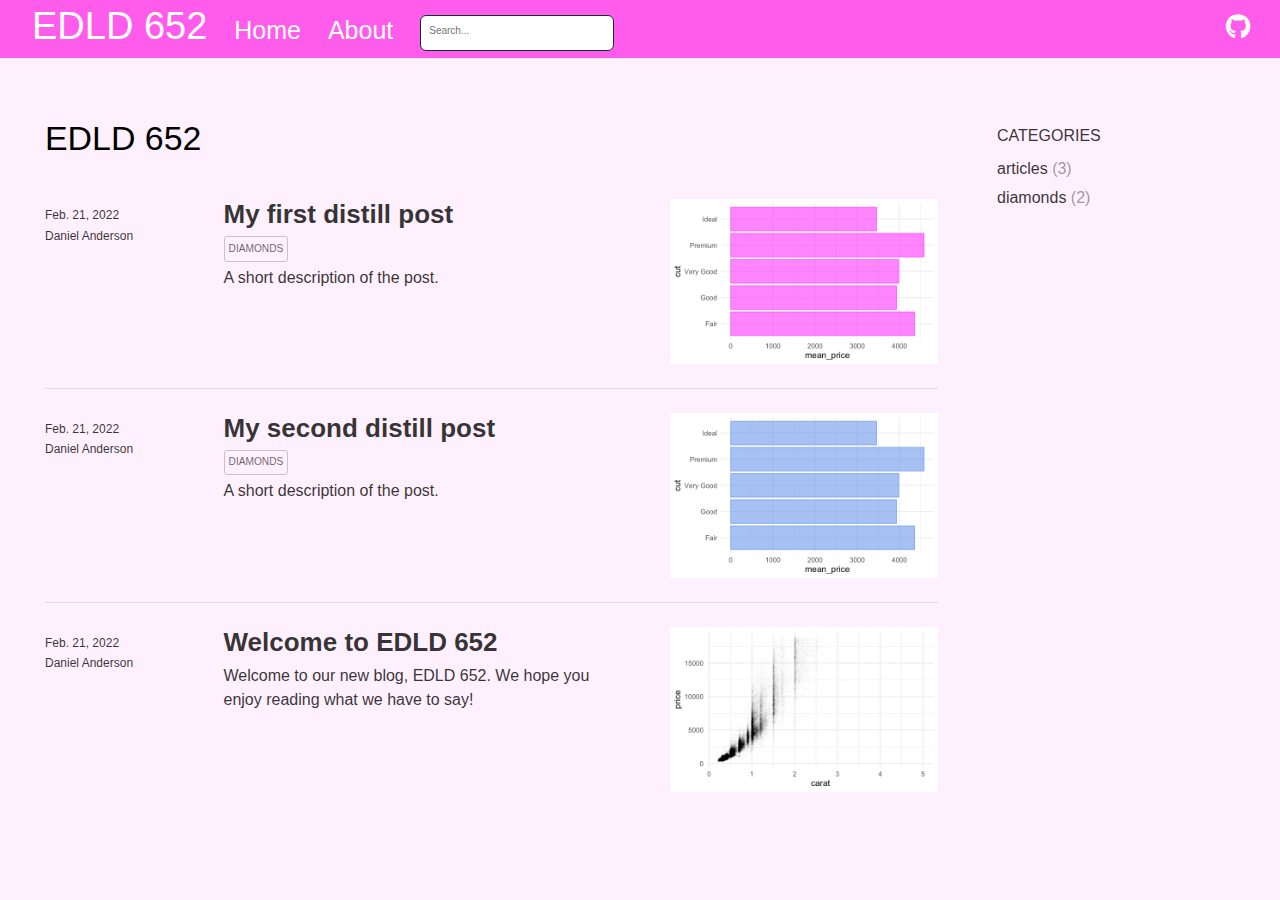
<file: docs/index.html>
<!DOCTYPE html>

<html xmlns="http://www.w3.org/1999/xhtml" lang="" xml:lang="">

<head>
  <meta charset="utf-8"/>
  <meta name="viewport" content="width=device-width, initial-scale=1"/>
  <meta http-equiv="X-UA-Compatible" content="IE=Edge,chrome=1"/>
  <meta name="generator" content="distill" />

  <style type="text/css">
  /* Hide doc at startup (prevent jankiness while JS renders/transforms) */
  body {
    visibility: hidden;
  }
  </style>

 <!--radix_placeholder_import_source-->
 <!--/radix_placeholder_import_source-->

<style type="text/css">code{white-space: pre;}</style>
<style type="text/css" data-origin="pandoc">
pre > code.sourceCode { white-space: pre; position: relative; }
pre > code.sourceCode > span { display: inline-block; line-height: 1.25; }
pre > code.sourceCode > span:empty { height: 1.2em; }
.sourceCode { overflow: visible; }
code.sourceCode > span { color: inherit; text-decoration: inherit; }
div.sourceCode { margin: 1em 0; }
pre.sourceCode { margin: 0; }
@media screen {
div.sourceCode { overflow: auto; }
}
@media print {
pre > code.sourceCode { white-space: pre-wrap; }
pre > code.sourceCode > span { text-indent: -5em; padding-left: 5em; }
}
pre.numberSource code
  { counter-reset: source-line 0; }
pre.numberSource code > span
  { position: relative; left: -4em; counter-increment: source-line; }
pre.numberSource code > span > a:first-child::before
  { content: counter(source-line);
    position: relative; left: -1em; text-align: right; vertical-align: baseline;
    border: none; display: inline-block;
    -webkit-touch-callout: none; -webkit-user-select: none;
    -khtml-user-select: none; -moz-user-select: none;
    -ms-user-select: none; user-select: none;
    padding: 0 4px; width: 4em;
    color: #aaaaaa;
  }
pre.numberSource { margin-left: 3em; border-left: 1px solid #aaaaaa;  padding-left: 4px; }
div.sourceCode
  {   }
@media screen {
pre > code.sourceCode > span > a:first-child::before { text-decoration: underline; }
}
code span.al { color: #ad0000; } /* Alert */
code span.an { color: #5e5e5e; } /* Annotation */
code span.at { } /* Attribute */
code span.bn { color: #ad0000; } /* BaseN */
code span.bu { } /* BuiltIn */
code span.cf { color: #007ba5; } /* ControlFlow */
code span.ch { color: #20794d; } /* Char */
code span.cn { color: #8f5902; } /* Constant */
code span.co { color: #5e5e5e; } /* Comment */
code span.cv { color: #5e5e5e; font-style: italic; } /* CommentVar */
code span.do { color: #5e5e5e; font-style: italic; } /* Documentation */
code span.dt { color: #ad0000; } /* DataType */
code span.dv { color: #ad0000; } /* DecVal */
code span.er { color: #ad0000; } /* Error */
code span.ex { } /* Extension */
code span.fl { color: #ad0000; } /* Float */
code span.fu { color: #4758ab; } /* Function */
code span.im { } /* Import */
code span.in { color: #5e5e5e; } /* Information */
code span.kw { color: #007ba5; } /* Keyword */
code span.op { color: #5e5e5e; } /* Operator */
code span.ot { color: #007ba5; } /* Other */
code span.pp { color: #ad0000; } /* Preprocessor */
code span.sc { color: #5e5e5e; } /* SpecialChar */
code span.ss { color: #20794d; } /* SpecialString */
code span.st { color: #20794d; } /* String */
code span.va { color: #111111; } /* Variable */
code span.vs { color: #20794d; } /* VerbatimString */
code span.wa { color: #5e5e5e; font-style: italic; } /* Warning */
</style>


  <!--radix_placeholder_meta_tags-->
  <title>EDLD 652</title>




  <!--  https://developers.facebook.com/docs/sharing/webmasters#markup -->
  <meta property="og:title" content="EDLD 652"/>
  <meta property="og:type" content="article"/>
  <meta property="og:locale" content="en_US"/>
  <meta property="og:site_name" content="EDLD 652"/>

  <!--  https://dev.twitter.com/cards/types/summary -->
  <meta property="twitter:card" content="summary"/>
  <meta property="twitter:title" content="EDLD 652"/>

  <!--/radix_placeholder_meta_tags-->
  <!--radix_placeholder_rmarkdown_metadata-->

  <script type="text/json" id="radix-rmarkdown-metadata">
  {"type":"list","attributes":{"names":{"type":"character","attributes":{},"value":["title","site","listing"]}},"value":[{"type":"character","attributes":{},"value":["EDLD 652"]},{"type":"character","attributes":{},"value":["distill::distill_website"]},{"type":"character","attributes":{},"value":["posts"]}]}
  </script>
  <!--/radix_placeholder_rmarkdown_metadata-->
  <!--radix_placeholder_navigation_in_header-->
  <meta name="distill:offset" content=""/>

  <script type="application/javascript">

    window.headroom_prevent_pin = false;

    window.document.addEventListener("DOMContentLoaded", function (event) {

      // initialize headroom for banner
      var header = $('header').get(0);
      var headerHeight = header.offsetHeight;
      var headroom = new Headroom(header, {
        tolerance: 5,
        onPin : function() {
          if (window.headroom_prevent_pin) {
            window.headroom_prevent_pin = false;
            headroom.unpin();
          }
        }
      });
      headroom.init();
      if(window.location.hash)
        headroom.unpin();
      $(header).addClass('headroom--transition');

      // offset scroll location for banner on hash change
      // (see: https://github.com/WickyNilliams/headroom.js/issues/38)
      window.addEventListener("hashchange", function(event) {
        window.scrollTo(0, window.pageYOffset - (headerHeight + 25));
      });

      // responsive menu
      $('.distill-site-header').each(function(i, val) {
        var topnav = $(this);
        var toggle = topnav.find('.nav-toggle');
        toggle.on('click', function() {
          topnav.toggleClass('responsive');
        });
      });

      // nav dropdowns
      $('.nav-dropbtn').click(function(e) {
        $(this).next('.nav-dropdown-content').toggleClass('nav-dropdown-active');
        $(this).parent().siblings('.nav-dropdown')
           .children('.nav-dropdown-content').removeClass('nav-dropdown-active');
      });
      $("body").click(function(e){
        $('.nav-dropdown-content').removeClass('nav-dropdown-active');
      });
      $(".nav-dropdown").click(function(e){
        e.stopPropagation();
      });
    });
  </script>

  <style type="text/css">

  /* Theme (user-documented overrideables for nav appearance) */

  .distill-site-nav {
    color: rgba(255, 255, 255, 0.8);
    background-color: #0F2E3D;
    font-size: 15px;
    font-weight: 300;
  }

  .distill-site-nav a {
    color: inherit;
    text-decoration: none;
  }

  .distill-site-nav a:hover {
    color: white;
  }

  @media print {
    .distill-site-nav {
      display: none;
    }
  }

  .distill-site-header {

  }

  .distill-site-footer {

  }


  /* Site Header */

  .distill-site-header {
    width: 100%;
    box-sizing: border-box;
    z-index: 3;
  }

  .distill-site-header .nav-left {
    display: inline-block;
    margin-left: 8px;
  }

  @media screen and (max-width: 768px) {
    .distill-site-header .nav-left {
      margin-left: 0;
    }
  }


  .distill-site-header .nav-right {
    float: right;
    margin-right: 8px;
  }

  .distill-site-header a,
  .distill-site-header .title {
    display: inline-block;
    text-align: center;
    padding: 14px 10px 14px 10px;
  }

  .distill-site-header .title {
    font-size: 18px;
    min-width: 150px;
  }

  .distill-site-header .logo {
    padding: 0;
  }

  .distill-site-header .logo img {
    display: none;
    max-height: 20px;
    width: auto;
    margin-bottom: -4px;
  }

  .distill-site-header .nav-image img {
    max-height: 18px;
    width: auto;
    display: inline-block;
    margin-bottom: -3px;
  }



  @media screen and (min-width: 1000px) {
    .distill-site-header .logo img {
      display: inline-block;
    }
    .distill-site-header .nav-left {
      margin-left: 20px;
    }
    .distill-site-header .nav-right {
      margin-right: 20px;
    }
    .distill-site-header .title {
      padding-left: 12px;
    }
  }


  .distill-site-header .nav-toggle {
    display: none;
  }

  .nav-dropdown {
    display: inline-block;
    position: relative;
  }

  .nav-dropdown .nav-dropbtn {
    border: none;
    outline: none;
    color: rgba(255, 255, 255, 0.8);
    padding: 16px 10px;
    background-color: transparent;
    font-family: inherit;
    font-size: inherit;
    font-weight: inherit;
    margin: 0;
    margin-top: 1px;
    z-index: 2;
  }

  .nav-dropdown-content {
    display: none;
    position: absolute;
    background-color: white;
    min-width: 200px;
    border: 1px solid rgba(0,0,0,0.15);
    border-radius: 4px;
    box-shadow: 0px 8px 16px 0px rgba(0,0,0,0.1);
    z-index: 1;
    margin-top: 2px;
    white-space: nowrap;
    padding-top: 4px;
    padding-bottom: 4px;
  }

  .nav-dropdown-content hr {
    margin-top: 4px;
    margin-bottom: 4px;
    border: none;
    border-bottom: 1px solid rgba(0, 0, 0, 0.1);
  }

  .nav-dropdown-active {
    display: block;
  }

  .nav-dropdown-content a, .nav-dropdown-content .nav-dropdown-header {
    color: black;
    padding: 6px 24px;
    text-decoration: none;
    display: block;
    text-align: left;
  }

  .nav-dropdown-content .nav-dropdown-header {
    display: block;
    padding: 5px 24px;
    padding-bottom: 0;
    text-transform: uppercase;
    font-size: 14px;
    color: #999999;
    white-space: nowrap;
  }

  .nav-dropdown:hover .nav-dropbtn {
    color: white;
  }

  .nav-dropdown-content a:hover {
    background-color: #ddd;
    color: black;
  }

  .nav-right .nav-dropdown-content {
    margin-left: -45%;
    right: 0;
  }

  @media screen and (max-width: 768px) {
    .distill-site-header a, .distill-site-header .nav-dropdown  {display: none;}
    .distill-site-header a.nav-toggle {
      float: right;
      display: block;
    }
    .distill-site-header .title {
      margin-left: 0;
    }
    .distill-site-header .nav-right {
      margin-right: 0;
    }
    .distill-site-header {
      overflow: hidden;
    }
    .nav-right .nav-dropdown-content {
      margin-left: 0;
    }
  }


  @media screen and (max-width: 768px) {
    .distill-site-header.responsive {position: relative; min-height: 500px; }
    .distill-site-header.responsive a.nav-toggle {
      position: absolute;
      right: 0;
      top: 0;
    }
    .distill-site-header.responsive a,
    .distill-site-header.responsive .nav-dropdown {
      display: block;
      text-align: left;
    }
    .distill-site-header.responsive .nav-left,
    .distill-site-header.responsive .nav-right {
      width: 100%;
    }
    .distill-site-header.responsive .nav-dropdown {float: none;}
    .distill-site-header.responsive .nav-dropdown-content {position: relative;}
    .distill-site-header.responsive .nav-dropdown .nav-dropbtn {
      display: block;
      width: 100%;
      text-align: left;
    }
  }

  /* Site Footer */

  .distill-site-footer {
    width: 100%;
    overflow: hidden;
    box-sizing: border-box;
    z-index: 3;
    margin-top: 30px;
    padding-top: 30px;
    padding-bottom: 30px;
    text-align: center;
  }

  /* Headroom */

  d-title {
    padding-top: 6rem;
  }

  @media print {
    d-title {
      padding-top: 4rem;
    }
  }

  .headroom {
    z-index: 1000;
    position: fixed;
    top: 0;
    left: 0;
    right: 0;
  }

  .headroom--transition {
    transition: all .4s ease-in-out;
  }

  .headroom--unpinned {
    top: -100px;
  }

  .headroom--pinned {
    top: 0;
  }

  /* adjust viewport for navbar height */
  /* helps vertically center bootstrap (non-distill) content */
  .min-vh-100 {
    min-height: calc(100vh - 100px) !important;
  }

  </style>

  <script src="site_libs/jquery-3.6.0/jquery-3.6.0.min.js"></script>
  <link href="site_libs/font-awesome-5.1.0/css/all.css" rel="stylesheet"/>
  <link href="site_libs/font-awesome-5.1.0/css/v4-shims.css" rel="stylesheet"/>
  <script src="site_libs/headroom-0.9.4/headroom.min.js"></script>
  <script src="site_libs/autocomplete-0.37.1/autocomplete.min.js"></script>
  <script src="site_libs/fuse-6.4.1/fuse.min.js"></script>

  <script type="application/javascript">

  function getMeta(metaName) {
    var metas = document.getElementsByTagName('meta');
    for (let i = 0; i < metas.length; i++) {
      if (metas[i].getAttribute('name') === metaName) {
        return metas[i].getAttribute('content');
      }
    }
    return '';
  }

  function offsetURL(url) {
    var offset = getMeta('distill:offset');
    return offset ? offset + '/' + url : url;
  }

  function createFuseIndex() {

    // create fuse index
    var options = {
      keys: [
        { name: 'title', weight: 20 },
        { name: 'categories', weight: 15 },
        { name: 'description', weight: 10 },
        { name: 'contents', weight: 5 },
      ],
      ignoreLocation: true,
      threshold: 0
    };
    var fuse = new window.Fuse([], options);

    // fetch the main search.json
    return fetch(offsetURL('search.json'))
      .then(function(response) {
        if (response.status == 200) {
          return response.json().then(function(json) {
            // index main articles
            json.articles.forEach(function(article) {
              fuse.add(article);
            });
            // download collections and index their articles
            return Promise.all(json.collections.map(function(collection) {
              return fetch(offsetURL(collection)).then(function(response) {
                if (response.status === 200) {
                  return response.json().then(function(articles) {
                    articles.forEach(function(article) {
                      fuse.add(article);
                    });
                  })
                } else {
                  return Promise.reject(
                    new Error('Unexpected status from search index request: ' +
                              response.status)
                  );
                }
              });
            })).then(function() {
              return fuse;
            });
          });

        } else {
          return Promise.reject(
            new Error('Unexpected status from search index request: ' +
                        response.status)
          );
        }
      });
  }

  window.document.addEventListener("DOMContentLoaded", function (event) {

    // get search element (bail if we don't have one)
    var searchEl = window.document.getElementById('distill-search');
    if (!searchEl)
      return;

    createFuseIndex()
      .then(function(fuse) {

        // make search box visible
        searchEl.classList.remove('hidden');

        // initialize autocomplete
        var options = {
          autoselect: true,
          hint: false,
          minLength: 2,
        };
        window.autocomplete(searchEl, options, [{
          source: function(query, callback) {
            const searchOptions = {
              isCaseSensitive: false,
              shouldSort: true,
              minMatchCharLength: 2,
              limit: 10,
            };
            var results = fuse.search(query, searchOptions);
            callback(results
              .map(function(result) { return result.item; })
            );
          },
          templates: {
            suggestion: function(suggestion) {
              var img = suggestion.preview && Object.keys(suggestion.preview).length > 0
                ? `<img src="${offsetURL(suggestion.preview)}"</img>`
                : '';
              var html = `
                <div class="search-item">
                  <h3>${suggestion.title}</h3>
                  <div class="search-item-description">
                    ${suggestion.description || ''}
                  </div>
                  <div class="search-item-preview">
                    ${img}
                  </div>
                </div>
              `;
              return html;
            }
          }
        }]).on('autocomplete:selected', function(event, suggestion) {
          window.location.href = offsetURL(suggestion.path);
        });
        // remove inline display style on autocompleter (we want to
        // manage responsive display via css)
        $('.algolia-autocomplete').css("display", "");
      })
      .catch(function(error) {
        console.log(error);
      });

  });

  </script>

  <style type="text/css">

  .nav-search {
    font-size: x-small;
  }

  /* Algolioa Autocomplete */

  .algolia-autocomplete {
    display: inline-block;
    margin-left: 10px;
    vertical-align: sub;
    background-color: white;
    color: black;
    padding: 6px;
    padding-top: 8px;
    padding-bottom: 0;
    border-radius: 6px;
    border: 1px #0F2E3D solid;
    width: 180px;
  }


  @media screen and (max-width: 768px) {
    .distill-site-nav .algolia-autocomplete {
      display: none;
      visibility: hidden;
    }
    .distill-site-nav.responsive .algolia-autocomplete {
      display: inline-block;
      visibility: visible;
    }
    .distill-site-nav.responsive .algolia-autocomplete .aa-dropdown-menu {
      margin-left: 0;
      width: 400px;
      max-height: 400px;
    }
  }

  .algolia-autocomplete .aa-input, .algolia-autocomplete .aa-hint {
    width: 90%;
    outline: none;
    border: none;
  }

  .algolia-autocomplete .aa-hint {
    color: #999;
  }
  .algolia-autocomplete .aa-dropdown-menu {
    width: 550px;
    max-height: 70vh;
    overflow-x: visible;
    overflow-y: scroll;
    padding: 5px;
    margin-top: 3px;
    margin-left: -150px;
    background-color: #fff;
    border-radius: 5px;
    border: 1px solid #999;
    border-top: none;
  }

  .algolia-autocomplete .aa-dropdown-menu .aa-suggestion {
    cursor: pointer;
    padding: 5px 4px;
    border-bottom: 1px solid #eee;
  }

  .algolia-autocomplete .aa-dropdown-menu .aa-suggestion:last-of-type {
    border-bottom: none;
    margin-bottom: 2px;
  }

  .algolia-autocomplete .aa-dropdown-menu .aa-suggestion .search-item {
    overflow: hidden;
    font-size: 0.8em;
    line-height: 1.4em;
  }

  .algolia-autocomplete .aa-dropdown-menu .aa-suggestion .search-item h3 {
    font-size: 1rem;
    margin-block-start: 0;
    margin-block-end: 5px;
  }

  .algolia-autocomplete .aa-dropdown-menu .aa-suggestion .search-item-description {
    display: inline-block;
    overflow: hidden;
    height: 2.8em;
    width: 80%;
    margin-right: 4%;
  }

  .algolia-autocomplete .aa-dropdown-menu .aa-suggestion .search-item-preview {
    display: inline-block;
    width: 15%;
  }

  .algolia-autocomplete .aa-dropdown-menu .aa-suggestion .search-item-preview img {
    height: 3em;
    width: auto;
    display: none;
  }

  .algolia-autocomplete .aa-dropdown-menu .aa-suggestion .search-item-preview img[src] {
    display: initial;
  }

  .algolia-autocomplete .aa-dropdown-menu .aa-suggestion.aa-cursor {
    background-color: #eee;
  }
  .algolia-autocomplete .aa-dropdown-menu .aa-suggestion em {
    font-weight: bold;
    font-style: normal;
  }

  </style>


  <!--/radix_placeholder_navigation_in_header-->
  <!--radix_placeholder_distill-->

  <style type="text/css">

  body {
    background-color: white;
  }

  .pandoc-table {
    width: 100%;
  }

  .pandoc-table>caption {
    margin-bottom: 10px;
  }

  .pandoc-table th:not([align]) {
    text-align: left;
  }

  .pagedtable-footer {
    font-size: 15px;
  }

  d-byline .byline {
    grid-template-columns: 2fr 2fr;
  }

  d-byline .byline h3 {
    margin-block-start: 1.5em;
  }

  d-byline .byline .authors-affiliations h3 {
    margin-block-start: 0.5em;
  }

  .authors-affiliations .orcid-id {
    width: 16px;
    height:16px;
    margin-left: 4px;
    margin-right: 4px;
    vertical-align: middle;
    padding-bottom: 2px;
  }

  d-title .dt-tags {
    margin-top: 1em;
    grid-column: text;
  }

  .dt-tags .dt-tag {
    text-decoration: none;
    display: inline-block;
    color: rgba(0,0,0,0.6);
    padding: 0em 0.4em;
    margin-right: 0.5em;
    margin-bottom: 0.4em;
    font-size: 70%;
    border: 1px solid rgba(0,0,0,0.2);
    border-radius: 3px;
    text-transform: uppercase;
    font-weight: 500;
  }

  d-article table.gt_table td,
  d-article table.gt_table th {
    border-bottom: none;
  }

  .html-widget {
    margin-bottom: 2.0em;
  }

  .l-screen-inset {
    padding-right: 16px;
  }

  .l-screen .caption {
    margin-left: 10px;
  }

  .shaded {
    background: rgb(247, 247, 247);
    padding-top: 20px;
    padding-bottom: 20px;
    border-top: 1px solid rgba(0, 0, 0, 0.1);
    border-bottom: 1px solid rgba(0, 0, 0, 0.1);
  }

  .shaded .html-widget {
    margin-bottom: 0;
    border: 1px solid rgba(0, 0, 0, 0.1);
  }

  .shaded .shaded-content {
    background: white;
  }

  .text-output {
    margin-top: 0;
    line-height: 1.5em;
  }

  .hidden {
    display: none !important;
  }

  d-article {
    padding-top: 2.5rem;
    padding-bottom: 30px;
  }

  d-appendix {
    padding-top: 30px;
  }

  d-article>p>img {
    width: 100%;
  }

  d-article h2 {
    margin: 1rem 0 1.5rem 0;
  }

  d-article h3 {
    margin-top: 1.5rem;
  }

  d-article iframe {
    border: 1px solid rgba(0, 0, 0, 0.1);
    margin-bottom: 2.0em;
    width: 100%;
  }

  /* Tweak code blocks */

  d-article div.sourceCode code,
  d-article pre code {
    font-family: Consolas, Monaco, 'Andale Mono', 'Ubuntu Mono', monospace;
  }

  d-article pre,
  d-article div.sourceCode,
  d-article div.sourceCode pre {
    overflow: auto;
  }

  d-article div.sourceCode {
    background-color: white;
  }

  d-article div.sourceCode pre {
    padding-left: 10px;
    font-size: 12px;
    border-left: 2px solid rgba(0,0,0,0.1);
  }

  d-article pre {
    font-size: 12px;
    color: black;
    background: none;
    margin-top: 0;
    text-align: left;
    white-space: pre;
    word-spacing: normal;
    word-break: normal;
    word-wrap: normal;
    line-height: 1.5;

    -moz-tab-size: 4;
    -o-tab-size: 4;
    tab-size: 4;

    -webkit-hyphens: none;
    -moz-hyphens: none;
    -ms-hyphens: none;
    hyphens: none;
  }

  d-article pre a {
    border-bottom: none;
  }

  d-article pre a:hover {
    border-bottom: none;
    text-decoration: underline;
  }

  d-article details {
    grid-column: text;
    margin-bottom: 0.8em;
  }

  @media(min-width: 768px) {

  d-article pre,
  d-article div.sourceCode,
  d-article div.sourceCode pre {
    overflow: visible !important;
  }

  d-article div.sourceCode pre {
    padding-left: 18px;
    font-size: 14px;
  }

  d-article pre {
    font-size: 14px;
  }

  }

  figure img.external {
    background: white;
    border: 1px solid rgba(0, 0, 0, 0.1);
    box-shadow: 0 1px 8px rgba(0, 0, 0, 0.1);
    padding: 18px;
    box-sizing: border-box;
  }

  /* CSS for d-contents */

  .d-contents {
    grid-column: text;
    color: rgba(0,0,0,0.8);
    font-size: 0.9em;
    padding-bottom: 1em;
    margin-bottom: 1em;
    padding-bottom: 0.5em;
    margin-bottom: 1em;
    padding-left: 0.25em;
    justify-self: start;
  }

  @media(min-width: 1000px) {
    .d-contents.d-contents-float {
      height: 0;
      grid-column-start: 1;
      grid-column-end: 4;
      justify-self: center;
      padding-right: 3em;
      padding-left: 2em;
    }
  }

  .d-contents nav h3 {
    font-size: 18px;
    margin-top: 0;
    margin-bottom: 1em;
  }

  .d-contents li {
    list-style-type: none
  }

  .d-contents nav > ul {
    padding-left: 0;
  }

  .d-contents ul {
    padding-left: 1em
  }

  .d-contents nav ul li {
    margin-top: 0.6em;
    margin-bottom: 0.2em;
  }

  .d-contents nav a {
    font-size: 13px;
    border-bottom: none;
    text-decoration: none
    color: rgba(0, 0, 0, 0.8);
  }

  .d-contents nav a:hover {
    text-decoration: underline solid rgba(0, 0, 0, 0.6)
  }

  .d-contents nav > ul > li > a {
    font-weight: 600;
  }

  .d-contents nav > ul > li > ul {
    font-weight: inherit;
  }

  .d-contents nav > ul > li > ul > li {
    margin-top: 0.2em;
  }


  .d-contents nav ul {
    margin-top: 0;
    margin-bottom: 0.25em;
  }

  .d-article-with-toc h2:nth-child(2) {
    margin-top: 0;
  }


  /* Figure */

  .figure {
    position: relative;
    margin-bottom: 2.5em;
    margin-top: 1.5em;
  }

  .figure img {
    width: 100%;
  }

  .figure .caption {
    color: rgba(0, 0, 0, 0.6);
    font-size: 12px;
    line-height: 1.5em;
  }

  .figure img.external {
    background: white;
    border: 1px solid rgba(0, 0, 0, 0.1);
    box-shadow: 0 1px 8px rgba(0, 0, 0, 0.1);
    padding: 18px;
    box-sizing: border-box;
  }

  .figure .caption a {
    color: rgba(0, 0, 0, 0.6);
  }

  .figure .caption b,
  .figure .caption strong, {
    font-weight: 600;
    color: rgba(0, 0, 0, 1.0);
  }

  /* Citations */

  d-article .citation {
    color: inherit;
    cursor: inherit;
  }

  div.hanging-indent{
    margin-left: 1em; text-indent: -1em;
  }

  /* Citation hover box */

  .tippy-box[data-theme~=light-border] {
    background-color: rgba(250, 250, 250, 0.95);
  }

  .tippy-content > p {
    margin-bottom: 0;
    padding: 2px;
  }


  /* Tweak 1000px media break to show more text */

  @media(min-width: 1000px) {
    .base-grid,
    distill-header,
    d-title,
    d-abstract,
    d-article,
    d-appendix,
    distill-appendix,
    d-byline,
    d-footnote-list,
    d-citation-list,
    distill-footer {
      grid-template-columns: [screen-start] 1fr [page-start kicker-start] 80px [middle-start] 50px [text-start kicker-end] 65px 65px 65px 65px 65px 65px 65px 65px [text-end gutter-start] 65px [middle-end] 65px [page-end gutter-end] 1fr [screen-end];
      grid-column-gap: 16px;
    }

    .grid {
      grid-column-gap: 16px;
    }

    d-article {
      font-size: 1.06rem;
      line-height: 1.7em;
    }
    figure .caption, .figure .caption, figure figcaption {
      font-size: 13px;
    }
  }

  @media(min-width: 1180px) {
    .base-grid,
    distill-header,
    d-title,
    d-abstract,
    d-article,
    d-appendix,
    distill-appendix,
    d-byline,
    d-footnote-list,
    d-citation-list,
    distill-footer {
      grid-template-columns: [screen-start] 1fr [page-start kicker-start] 60px [middle-start] 60px [text-start kicker-end] 60px 60px 60px 60px 60px 60px 60px 60px [text-end gutter-start] 60px [middle-end] 60px [page-end gutter-end] 1fr [screen-end];
      grid-column-gap: 32px;
    }

    .grid {
      grid-column-gap: 32px;
    }
  }


  /* Get the citation styles for the appendix (not auto-injected on render since
     we do our own rendering of the citation appendix) */

  d-appendix .citation-appendix,
  .d-appendix .citation-appendix {
    font-size: 11px;
    line-height: 15px;
    border-left: 1px solid rgba(0, 0, 0, 0.1);
    padding-left: 18px;
    border: 1px solid rgba(0,0,0,0.1);
    background: rgba(0, 0, 0, 0.02);
    padding: 10px 18px;
    border-radius: 3px;
    color: rgba(150, 150, 150, 1);
    overflow: hidden;
    margin-top: -12px;
    white-space: pre-wrap;
    word-wrap: break-word;
  }

  /* Include appendix styles here so they can be overridden */

  d-appendix {
    contain: layout style;
    font-size: 0.8em;
    line-height: 1.7em;
    margin-top: 60px;
    margin-bottom: 0;
    border-top: 1px solid rgba(0, 0, 0, 0.1);
    color: rgba(0,0,0,0.5);
    padding-top: 60px;
    padding-bottom: 48px;
  }

  d-appendix h3 {
    grid-column: page-start / text-start;
    font-size: 15px;
    font-weight: 500;
    margin-top: 1em;
    margin-bottom: 0;
    color: rgba(0,0,0,0.65);
  }

  d-appendix h3 + * {
    margin-top: 1em;
  }

  d-appendix ol {
    padding: 0 0 0 15px;
  }

  @media (min-width: 768px) {
    d-appendix ol {
      padding: 0 0 0 30px;
      margin-left: -30px;
    }
  }

  d-appendix li {
    margin-bottom: 1em;
  }

  d-appendix a {
    color: rgba(0, 0, 0, 0.6);
  }

  d-appendix > * {
    grid-column: text;
  }

  d-appendix > d-footnote-list,
  d-appendix > d-citation-list,
  d-appendix > distill-appendix {
    grid-column: screen;
  }

  /* Include footnote styles here so they can be overridden */

  d-footnote-list {
    contain: layout style;
  }

  d-footnote-list > * {
    grid-column: text;
  }

  d-footnote-list a.footnote-backlink {
    color: rgba(0,0,0,0.3);
    padding-left: 0.5em;
  }



  /* Anchor.js */

  .anchorjs-link {
    /*transition: all .25s linear; */
    text-decoration: none;
    border-bottom: none;
  }
  *:hover > .anchorjs-link {
    margin-left: -1.125em !important;
    text-decoration: none;
    border-bottom: none;
  }

  /* Social footer */

  .social_footer {
    margin-top: 30px;
    margin-bottom: 0;
    color: rgba(0,0,0,0.67);
  }

  .disqus-comments {
    margin-right: 30px;
  }

  .disqus-comment-count {
    border-bottom: 1px solid rgba(0, 0, 0, 0.4);
    cursor: pointer;
  }

  #disqus_thread {
    margin-top: 30px;
  }

  .article-sharing a {
    border-bottom: none;
    margin-right: 8px;
  }

  .article-sharing a:hover {
    border-bottom: none;
  }

  .sidebar-section.subscribe {
    font-size: 12px;
    line-height: 1.6em;
  }

  .subscribe p {
    margin-bottom: 0.5em;
  }


  .article-footer .subscribe {
    font-size: 15px;
    margin-top: 45px;
  }


  .sidebar-section.custom {
    font-size: 12px;
    line-height: 1.6em;
  }

  .custom p {
    margin-bottom: 0.5em;
  }

  /* Styles for listing layout (hide title) */
  .layout-listing d-title, .layout-listing .d-title {
    display: none;
  }

  /* Styles for posts lists (not auto-injected) */


  .posts-with-sidebar {
    padding-left: 45px;
    padding-right: 45px;
  }

  .posts-list .description h2,
  .posts-list .description p {
    font-family: -apple-system, BlinkMacSystemFont, "Segoe UI", Roboto, Oxygen, Ubuntu, Cantarell, "Fira Sans", "Droid Sans", "Helvetica Neue", Arial, sans-serif;
  }

  .posts-list .description h2 {
    font-weight: 700;
    border-bottom: none;
    padding-bottom: 0;
  }

  .posts-list h2.post-tag {
    border-bottom: 1px solid rgba(0, 0, 0, 0.2);
    padding-bottom: 12px;
  }
  .posts-list {
    margin-top: 60px;
    margin-bottom: 24px;
  }

  .posts-list .post-preview {
    text-decoration: none;
    overflow: hidden;
    display: block;
    border-bottom: 1px solid rgba(0, 0, 0, 0.1);
    padding: 24px 0;
  }

  .post-preview-last {
    border-bottom: none !important;
  }

  .posts-list .posts-list-caption {
    grid-column: screen;
    font-weight: 400;
  }

  .posts-list .post-preview h2 {
    margin: 0 0 6px 0;
    line-height: 1.2em;
    font-style: normal;
    font-size: 24px;
  }

  .posts-list .post-preview p {
    margin: 0 0 12px 0;
    line-height: 1.4em;
    font-size: 16px;
  }

  .posts-list .post-preview .thumbnail {
    box-sizing: border-box;
    margin-bottom: 24px;
    position: relative;
    max-width: 500px;
  }
  .posts-list .post-preview img {
    width: 100%;
    display: block;
  }

  .posts-list .metadata {
    font-size: 12px;
    line-height: 1.4em;
    margin-bottom: 18px;
  }

  .posts-list .metadata > * {
    display: inline-block;
  }

  .posts-list .metadata .publishedDate {
    margin-right: 2em;
  }

  .posts-list .metadata .dt-authors {
    display: block;
    margin-top: 0.3em;
    margin-right: 2em;
  }

  .posts-list .dt-tags {
    display: block;
    line-height: 1em;
  }

  .posts-list .dt-tags .dt-tag {
    display: inline-block;
    color: rgba(0,0,0,0.6);
    padding: 0.3em 0.4em;
    margin-right: 0.2em;
    margin-bottom: 0.4em;
    font-size: 60%;
    border: 1px solid rgba(0,0,0,0.2);
    border-radius: 3px;
    text-transform: uppercase;
    font-weight: 500;
  }

  .posts-list img {
    opacity: 1;
  }

  .posts-list img[data-src] {
    opacity: 0;
  }

  .posts-more {
    clear: both;
  }


  .posts-sidebar {
    font-size: 16px;
  }

  .posts-sidebar h3 {
    font-size: 16px;
    margin-top: 0;
    margin-bottom: 0.5em;
    font-weight: 400;
    text-transform: uppercase;
  }

  .sidebar-section {
    margin-bottom: 30px;
  }

  .categories ul {
    list-style-type: none;
    margin: 0;
    padding: 0;
  }

  .categories li {
    color: rgba(0, 0, 0, 0.8);
    margin-bottom: 0;
  }

  .categories li>a {
    border-bottom: none;
  }

  .categories li>a:hover {
    border-bottom: 1px solid rgba(0, 0, 0, 0.4);
  }

  .categories .active {
    font-weight: 600;
  }

  .categories .category-count {
    color: rgba(0, 0, 0, 0.4);
  }


  @media(min-width: 768px) {
    .posts-list .post-preview h2 {
      font-size: 26px;
    }
    .posts-list .post-preview .thumbnail {
      float: right;
      width: 30%;
      margin-bottom: 0;
    }
    .posts-list .post-preview .description {
      float: left;
      width: 45%;
    }
    .posts-list .post-preview .metadata {
      float: left;
      width: 20%;
      margin-top: 8px;
    }
    .posts-list .post-preview p {
      margin: 0 0 12px 0;
      line-height: 1.5em;
      font-size: 16px;
    }
    .posts-with-sidebar .posts-list {
      float: left;
      width: 75%;
    }
    .posts-with-sidebar .posts-sidebar {
      float: right;
      width: 20%;
      margin-top: 60px;
      padding-top: 24px;
      padding-bottom: 24px;
    }
  }


  /* Improve display for browsers without grid (IE/Edge <= 15) */

  .downlevel {
    line-height: 1.6em;
    font-family: -apple-system, BlinkMacSystemFont, "Segoe UI", Roboto, Oxygen, Ubuntu, Cantarell, "Fira Sans", "Droid Sans", "Helvetica Neue", Arial, sans-serif;
    margin: 0;
  }

  .downlevel .d-title {
    padding-top: 6rem;
    padding-bottom: 1.5rem;
  }

  .downlevel .d-title h1 {
    font-size: 50px;
    font-weight: 700;
    line-height: 1.1em;
    margin: 0 0 0.5rem;
  }

  .downlevel .d-title p {
    font-weight: 300;
    font-size: 1.2rem;
    line-height: 1.55em;
    margin-top: 0;
  }

  .downlevel .d-byline {
    padding-top: 0.8em;
    padding-bottom: 0.8em;
    font-size: 0.8rem;
    line-height: 1.8em;
  }

  .downlevel .section-separator {
    border: none;
    border-top: 1px solid rgba(0, 0, 0, 0.1);
  }

  .downlevel .d-article {
    font-size: 1.06rem;
    line-height: 1.7em;
    padding-top: 1rem;
    padding-bottom: 2rem;
  }


  .downlevel .d-appendix {
    padding-left: 0;
    padding-right: 0;
    max-width: none;
    font-size: 0.8em;
    line-height: 1.7em;
    margin-bottom: 0;
    color: rgba(0,0,0,0.5);
    padding-top: 40px;
    padding-bottom: 48px;
  }

  .downlevel .footnotes ol {
    padding-left: 13px;
  }

  .downlevel .base-grid,
  .downlevel .distill-header,
  .downlevel .d-title,
  .downlevel .d-abstract,
  .downlevel .d-article,
  .downlevel .d-appendix,
  .downlevel .distill-appendix,
  .downlevel .d-byline,
  .downlevel .d-footnote-list,
  .downlevel .d-citation-list,
  .downlevel .distill-footer,
  .downlevel .appendix-bottom,
  .downlevel .posts-container {
    padding-left: 40px;
    padding-right: 40px;
  }

  @media(min-width: 768px) {
    .downlevel .base-grid,
    .downlevel .distill-header,
    .downlevel .d-title,
    .downlevel .d-abstract,
    .downlevel .d-article,
    .downlevel .d-appendix,
    .downlevel .distill-appendix,
    .downlevel .d-byline,
    .downlevel .d-footnote-list,
    .downlevel .d-citation-list,
    .downlevel .distill-footer,
    .downlevel .appendix-bottom,
    .downlevel .posts-container {
    padding-left: 150px;
    padding-right: 150px;
    max-width: 900px;
  }
  }

  .downlevel pre code {
    display: block;
    border-left: 2px solid rgba(0, 0, 0, .1);
    padding: 0 0 0 20px;
    font-size: 14px;
  }

  .downlevel code, .downlevel pre {
    color: black;
    background: none;
    font-family: Consolas, Monaco, 'Andale Mono', 'Ubuntu Mono', monospace;
    text-align: left;
    white-space: pre;
    word-spacing: normal;
    word-break: normal;
    word-wrap: normal;
    line-height: 1.5;

    -moz-tab-size: 4;
    -o-tab-size: 4;
    tab-size: 4;

    -webkit-hyphens: none;
    -moz-hyphens: none;
    -ms-hyphens: none;
    hyphens: none;
  }

  .downlevel .posts-list .post-preview {
    color: inherit;
  }



  </style>

  <script type="application/javascript">

  function is_downlevel_browser() {
    if (bowser.isUnsupportedBrowser({ msie: "12", msedge: "16"},
                                   window.navigator.userAgent)) {
      return true;
    } else {
      return window.load_distill_framework === undefined;
    }
  }

  // show body when load is complete
  function on_load_complete() {

    // add anchors
    if (window.anchors) {
      window.anchors.options.placement = 'left';
      window.anchors.add('d-article > h2, d-article > h3, d-article > h4, d-article > h5');
    }


    // set body to visible
    document.body.style.visibility = 'visible';

    // force redraw for leaflet widgets
    if (window.HTMLWidgets) {
      var maps = window.HTMLWidgets.findAll(".leaflet");
      $.each(maps, function(i, el) {
        var map = this.getMap();
        map.invalidateSize();
        map.eachLayer(function(layer) {
          if (layer instanceof L.TileLayer)
            layer.redraw();
        });
      });
    }

    // trigger 'shown' so htmlwidgets resize
    $('d-article').trigger('shown');
  }

  function init_distill() {

    init_common();

    // create front matter
    var front_matter = $('<d-front-matter></d-front-matter>');
    $('#distill-front-matter').wrap(front_matter);

    // create d-title
    $('.d-title').changeElementType('d-title');

    // create d-byline
    var byline = $('<d-byline></d-byline>');
    $('.d-byline').replaceWith(byline);

    // create d-article
    var article = $('<d-article></d-article>');
    $('.d-article').wrap(article).children().unwrap();

    // move posts container into article
    $('.posts-container').appendTo($('d-article'));

    // create d-appendix
    $('.d-appendix').changeElementType('d-appendix');

    // flag indicating that we have appendix items
    var appendix = $('.appendix-bottom').children('h3').length > 0;

    // replace footnotes with <d-footnote>
    $('.footnote-ref').each(function(i, val) {
      appendix = true;
      var href = $(this).attr('href');
      var id = href.replace('#', '');
      var fn = $('#' + id);
      var fn_p = $('#' + id + '>p');
      fn_p.find('.footnote-back').remove();
      var text = fn_p.html();
      var dtfn = $('<d-footnote></d-footnote>');
      dtfn.html(text);
      $(this).replaceWith(dtfn);
    });
    // remove footnotes
    $('.footnotes').remove();

    // move refs into #references-listing
    $('#references-listing').replaceWith($('#refs'));

    $('h1.appendix, h2.appendix').each(function(i, val) {
      $(this).changeElementType('h3');
    });
    $('h3.appendix').each(function(i, val) {
      var id = $(this).attr('id');
      $('.d-contents a[href="#' + id + '"]').parent().remove();
      appendix = true;
      $(this).nextUntil($('h1, h2, h3')).addBack().appendTo($('d-appendix'));
    });

    // show d-appendix if we have appendix content
    $("d-appendix").css('display', appendix ? 'grid' : 'none');

    // localize layout chunks to just output
    $('.layout-chunk').each(function(i, val) {

      // capture layout
      var layout = $(this).attr('data-layout');

      // apply layout to markdown level block elements
      var elements = $(this).children().not('details, div.sourceCode, pre, script');
      elements.each(function(i, el) {
        var layout_div = $('<div class="' + layout + '"></div>');
        if (layout_div.hasClass('shaded')) {
          var shaded_content = $('<div class="shaded-content"></div>');
          $(this).wrap(shaded_content);
          $(this).parent().wrap(layout_div);
        } else {
          $(this).wrap(layout_div);
        }
      });


      // unwrap the layout-chunk div
      $(this).children().unwrap();
    });

    // remove code block used to force  highlighting css
    $('.distill-force-highlighting-css').parent().remove();

    // remove empty line numbers inserted by pandoc when using a
    // custom syntax highlighting theme
    $('code.sourceCode a:empty').remove();

    // load distill framework
    load_distill_framework();

    // wait for window.distillRunlevel == 4 to do post processing
    function distill_post_process() {

      if (!window.distillRunlevel || window.distillRunlevel < 4)
        return;

      // hide author/affiliations entirely if we have no authors
      var front_matter = JSON.parse($("#distill-front-matter").html());
      var have_authors = front_matter.authors && front_matter.authors.length > 0;
      if (!have_authors)
        $('d-byline').addClass('hidden');

      // article with toc class
      $('.d-contents').parent().addClass('d-article-with-toc');

      // strip links that point to #
      $('.authors-affiliations').find('a[href="#"]').removeAttr('href');

      // add orcid ids
      $('.authors-affiliations').find('.author').each(function(i, el) {
        var orcid_id = front_matter.authors[i].orcidID;
        if (orcid_id) {
          var a = $('<a></a>');
          a.attr('href', 'https://orcid.org/' + orcid_id);
          var img = $('<img></img>');
          img.addClass('orcid-id');
          img.attr('alt', 'ORCID ID');
          img.attr('src','[data-uri]');
          a.append(img);
          $(this).append(a);
        }
      });

      // hide elements of author/affiliations grid that have no value
      function hide_byline_column(caption) {
        $('d-byline').find('h3:contains("' + caption + '")').parent().css('visibility', 'hidden');
      }

      // affiliations
      var have_affiliations = false;
      for (var i = 0; i<front_matter.authors.length; ++i) {
        var author = front_matter.authors[i];
        if (author.affiliation !== "&nbsp;") {
          have_affiliations = true;
          break;
        }
      }
      if (!have_affiliations)
        $('d-byline').find('h3:contains("Affiliations")').css('visibility', 'hidden');

      // published date
      if (!front_matter.publishedDate)
        hide_byline_column("Published");

      // document object identifier
      var doi = $('d-byline').find('h3:contains("DOI")');
      var doi_p = doi.next().empty();
      if (!front_matter.doi) {
        // if we have a citation and valid citationText then link to that
        if ($('#citation').length > 0 && front_matter.citationText) {
          doi.html('Citation');
          $('<a href="#citation"></a>')
            .text(front_matter.citationText)
            .appendTo(doi_p);
        } else {
          hide_byline_column("DOI");
        }
      } else {
        $('<a></a>')
           .attr('href', "https://doi.org/" + front_matter.doi)
           .html(front_matter.doi)
           .appendTo(doi_p);
      }

       // change plural form of authors/affiliations
      if (front_matter.authors.length === 1) {
        var grid = $('.authors-affiliations');
        grid.children('h3:contains("Authors")').text('Author');
        grid.children('h3:contains("Affiliations")').text('Affiliation');
      }

      // remove d-appendix and d-footnote-list local styles
      $('d-appendix > style:first-child').remove();
      $('d-footnote-list > style:first-child').remove();

      // move appendix-bottom entries to the bottom
      $('.appendix-bottom').appendTo('d-appendix').children().unwrap();
      $('.appendix-bottom').remove();

      // hoverable references
      $('span.citation[data-cites]').each(function() {
        var refs = $(this).attr('data-cites').split(" ");
        var refHtml = refs.map(function(ref) {
          return "<p>" + $('#ref-' + ref).html() + "</p>";
        }).join("\n");
        window.tippy(this, {
          allowHTML: true,
          content: refHtml,
          maxWidth: 500,
          interactive: true,
          interactiveBorder: 10,
          theme: 'light-border',
          placement: 'bottom-start'
        });
      });

      // clear polling timer
      clearInterval(tid);

      // show body now that everything is ready
      on_load_complete();
    }

    var tid = setInterval(distill_post_process, 50);
    distill_post_process();

  }

  function init_downlevel() {

    init_common();

     // insert hr after d-title
    $('.d-title').after($('<hr class="section-separator"/>'));

    // check if we have authors
    var front_matter = JSON.parse($("#distill-front-matter").html());
    var have_authors = front_matter.authors && front_matter.authors.length > 0;

    // manage byline/border
    if (!have_authors)
      $('.d-byline').remove();
    $('.d-byline').after($('<hr class="section-separator"/>'));
    $('.d-byline a').remove();

    // remove toc
    $('.d-contents').remove();

    // move appendix elements
    $('h1.appendix, h2.appendix').each(function(i, val) {
      $(this).changeElementType('h3');
    });
    $('h3.appendix').each(function(i, val) {
      $(this).nextUntil($('h1, h2, h3')).addBack().appendTo($('.d-appendix'));
    });


    // inject headers into references and footnotes
    var refs_header = $('<h3></h3>');
    refs_header.text('References');
    $('#refs').prepend(refs_header);

    var footnotes_header = $('<h3></h3');
    footnotes_header.text('Footnotes');
    $('.footnotes').children('hr').first().replaceWith(footnotes_header);

    // move appendix-bottom entries to the bottom
    $('.appendix-bottom').appendTo('.d-appendix').children().unwrap();
    $('.appendix-bottom').remove();

    // remove appendix if it's empty
    if ($('.d-appendix').children().length === 0)
      $('.d-appendix').remove();

    // prepend separator above appendix
    $('.d-appendix').before($('<hr class="section-separator" style="clear: both"/>'));

    // trim code
    $('pre>code').each(function(i, val) {
      $(this).html($.trim($(this).html()));
    });

    // move posts-container right before article
    $('.posts-container').insertBefore($('.d-article'));

    $('body').addClass('downlevel');

    on_load_complete();
  }


  function init_common() {

    // jquery plugin to change element types
    (function($) {
      $.fn.changeElementType = function(newType) {
        var attrs = {};

        $.each(this[0].attributes, function(idx, attr) {
          attrs[attr.nodeName] = attr.nodeValue;
        });

        this.replaceWith(function() {
          return $("<" + newType + "/>", attrs).append($(this).contents());
        });
      };
    })(jQuery);

    // prevent underline for linked images
    $('a > img').parent().css({'border-bottom' : 'none'});

    // mark non-body figures created by knitr chunks as 100% width
    $('.layout-chunk').each(function(i, val) {
      var figures = $(this).find('img, .html-widget');
      if ($(this).attr('data-layout') !== "l-body") {
        figures.css('width', '100%');
      } else {
        figures.css('max-width', '100%');
        figures.filter("[width]").each(function(i, val) {
          var fig = $(this);
          fig.css('width', fig.attr('width') + 'px');
        });

      }
    });

    // auto-append index.html to post-preview links in file: protocol
    // and in rstudio ide preview
    $('.post-preview').each(function(i, val) {
      if (window.location.protocol === "file:")
        $(this).attr('href', $(this).attr('href') + "index.html");
    });

    // get rid of index.html references in header
    if (window.location.protocol !== "file:") {
      $('.distill-site-header a[href]').each(function(i,val) {
        $(this).attr('href', $(this).attr('href').replace("index.html", "./"));
      });
    }

    // add class to pandoc style tables
    $('tr.header').parent('thead').parent('table').addClass('pandoc-table');
    $('.kable-table').children('table').addClass('pandoc-table');

    // add figcaption style to table captions
    $('caption').parent('table').addClass("figcaption");

    // initialize posts list
    if (window.init_posts_list)
      window.init_posts_list();

    // implmement disqus comment link
    $('.disqus-comment-count').click(function() {
      window.headroom_prevent_pin = true;
      $('#disqus_thread').toggleClass('hidden');
      if (!$('#disqus_thread').hasClass('hidden')) {
        var offset = $(this).offset();
        $(window).resize();
        $('html, body').animate({
          scrollTop: offset.top - 35
        });
      }
    });
  }

  document.addEventListener('DOMContentLoaded', function() {
    if (is_downlevel_browser())
      init_downlevel();
    else
      window.addEventListener('WebComponentsReady', init_distill);
  });

  </script>

  <style type="text/css">
  /* base variables */

  /* Edit the CSS properties in this file to create a custom
     Distill theme. Only edit values in the right column
     for each row; values shown are the CSS defaults.
     To return any property to the default,
     you may set its value to: unset
     All rows must end with a semi-colon.                      */

  /* Optional: embed custom fonts here with `@import`          */
  /* This must remain at the top of this file.                 */



  html {
    /*-- Main font sizes --*/
    --title-size:      50px;
    --body-size:       1.06rem;
    --code-size:       14px;
    --aside-size:      12px;
    --fig-cap-size:    13px;
    /*-- Main font colors --*/
    --title-color:     #000000;
    --header-color:    rgba(0, 0, 0, 0.8);
    --body-color:      rgba(0, 0, 0, 0.8);
    --aside-color:     rgba(0, 0, 0, 0.6);
    --fig-cap-color:   rgba(0, 0, 0, 0.6);
    /*-- Specify custom fonts ~~~ must be imported above   --*/
    --heading-font:    sans-serif;
    --mono-font:       monospace;
    --body-font:       sans-serif;
    --navbar-font:     sans-serif;  /* websites + blogs only */
  }

  /*-- ARTICLE METADATA --*/
  d-byline {
    --heading-size:    0.6rem;
    --heading-color:   rgba(0, 0, 0, 0.5);
    --body-size:       0.8rem;
    --body-color:      rgba(0, 0, 0, 0.8);
  }

  /*-- ARTICLE TABLE OF CONTENTS --*/
  .d-contents {
    --heading-size:    18px;
    --contents-size:   13px;
  }

  /*-- ARTICLE APPENDIX --*/
  d-appendix {
    --heading-size:    15px;
    --heading-color:   rgba(0, 0, 0, 0.65);
    --text-size:       0.8em;
    --text-color:      rgba(0, 0, 0, 0.5);
  }

  /*-- WEBSITE HEADER + FOOTER --*/
  /* These properties only apply to Distill sites and blogs  */

  .distill-site-header {
    --title-size:       18px;
    --text-color:       rgba(255, 255, 255, 0.8);
    --text-size:        15px;
    --hover-color:      white;
    --bkgd-color:       #0F2E3D;
  }

  .distill-site-footer {
    --text-color:       rgba(255, 255, 255, 0.8);
    --text-size:        15px;
    --hover-color:      white;
    --bkgd-color:       #0F2E3D;
  }

  /*-- Additional custom styles --*/
  /* Add any additional CSS rules below                      */
  </style>
  <style type="text/css">
  /* base variables */

  /* Edit the CSS properties in this file to create a custom
     Distill theme. Only edit values in the right column
     for each row; values shown are the CSS defaults.
     To return any property to the default,
     you may set its value to: unset
     All rows must end with a semi-colon.                      */

  /* Optional: embed custom fonts here with `@import`          */
  /* This must remain at the top of this file.                 */



  html {
    /*-- Main font sizes --*/
    --title-size:      50px;
    --body-size:       1.06rem;
    --code-size:       14px;
    --aside-size:      12px;
    --fig-cap-size:    13px;
    /*-- Main font colors --*/
    --title-color:     #000000;
    --header-color:    rgba(0, 0, 0, 0.8);
    --body-color:      rgba(0, 0, 0, 0.8);
    --aside-color:     rgba(0, 0, 0, 0.6);
    --fig-cap-color:   rgba(0, 0, 0, 0.6);
    /*-- Specify custom fonts ~~~ must be imported above   --*/
    --heading-font:    sans-serif;
    --mono-font:       monospace;
    --body-font:       sans-serif;
    --navbar-font:     sans-serif;  /* websites + blogs only */
  }

  body {
    background-color: #fff0fd;
  }


  /*-- ARTICLE METADATA --*/
  d-byline {
    --heading-size:    0.6rem;
    --heading-color:   rgba(0, 0, 0, 0.5);
    --body-size:       0.8rem;
    --body-color:      rgba(0, 0, 0, 0.8);
  }

  /*-- ARTICLE TABLE OF CONTENTS --*/
  .d-contents {
    --heading-size:    18px;
    --contents-size:   13px;
  }

  /*-- ARTICLE APPENDIX --*/
  d-appendix {
    --heading-size:    15px;
    --heading-color:   rgba(0, 0, 0, 0.65);
    --text-size:       0.8em;
    --text-color:      rgba(0, 0, 0, 0.5);
  }

  /*-- WEBSITE HEADER + FOOTER --*/
  /* These properties only apply to Distill sites and blogs  */

  .distill-site-header {
    --title-size:       38px;
    --text-color:       white;
    --text-size:        25px;
    --hover-color:      #ffc7f8;
    --bkgd-color:       #ff5cec;
  }

  .distill-site-footer {
    --text-color:       rgba(255, 255, 255, 0.8);
    --text-size:        15px;
    --hover-color:      white;
    --bkgd-color:       #0F2E3D;
  }

  /*-- Additional custom styles --*/
  /* Add any additional CSS rules below                      */
  </style>
  <style type="text/css">
  /* base style */

  /* FONT FAMILIES */

  :root {
    --heading-default: -apple-system, BlinkMacSystemFont, "Segoe UI", Roboto, Oxygen, Ubuntu, Cantarell, "Fira Sans", "Droid Sans", "Helvetica Neue", Arial, sans-serif;
    --mono-default: Consolas, Monaco, 'Andale Mono', 'Ubuntu Mono', monospace;
    --body-default: -apple-system, BlinkMacSystemFont, "Segoe UI", Roboto, Oxygen, Ubuntu, Cantarell, "Fira Sans", "Droid Sans", "Helvetica Neue", Arial, sans-serif;
  }

  body,
  .posts-list .post-preview p,
  .posts-list .description p {
    font-family: var(--body-font), var(--body-default);
  }

  h1, h2, h3, h4, h5, h6,
  .posts-list .post-preview h2,
  .posts-list .description h2 {
    font-family: var(--heading-font), var(--heading-default);
  }

  d-article div.sourceCode code,
  d-article pre code {
    font-family: var(--mono-font), var(--mono-default);
  }


  /*-- TITLE --*/
  d-title h1,
  .posts-list > h1 {
    color: var(--title-color, black);
  }

  d-title h1 {
    font-size: var(--title-size, 50px);
  }

  /*-- HEADERS --*/
  d-article h1,
  d-article h2,
  d-article h3,
  d-article h4,
  d-article h5,
  d-article h6 {
    color: var(--header-color, rgba(0, 0, 0, 0.8));
  }

  /*-- BODY --*/
  d-article > p,  /* only text inside of <p> tags */
  d-article > ul, /* lists */
  d-article > ol {
    color: var(--body-color, rgba(0, 0, 0, 0.8));
    font-size: var(--body-size, 1.06rem);
  }


  /*-- CODE --*/
  d-article div.sourceCode code,
  d-article pre code {
    font-size: var(--code-size, 14px);
  }

  /*-- ASIDE --*/
  d-article aside {
    font-size: var(--aside-size, 12px);
    color: var(--aside-color, rgba(0, 0, 0, 0.6));
  }

  /*-- FIGURE CAPTIONS --*/
  figure .caption,
  figure figcaption,
  .figure .caption {
    font-size: var(--fig-cap-size, 13px);
    color: var(--fig-cap-color, rgba(0, 0, 0, 0.6));
  }

  /*-- METADATA --*/
  d-byline h3 {
    font-size: var(--heading-size, 0.6rem);
    color: var(--heading-color, rgba(0, 0, 0, 0.5));
  }

  d-byline {
    font-size: var(--body-size, 0.8rem);
    color: var(--body-color, rgba(0, 0, 0, 0.8));
  }

  d-byline a,
  d-article d-byline a {
    color: var(--body-color, rgba(0, 0, 0, 0.8));
  }

  /*-- TABLE OF CONTENTS --*/
  .d-contents nav h3 {
    font-size: var(--heading-size, 18px);
  }

  .d-contents nav a {
    font-size: var(--contents-size, 13px);
  }

  /*-- APPENDIX --*/
  d-appendix h3 {
    font-size: var(--heading-size, 15px);
    color: var(--heading-color, rgba(0, 0, 0, 0.65));
  }

  d-appendix {
    font-size: var(--text-size, 0.8em);
    color: var(--text-color, rgba(0, 0, 0, 0.5));
  }

  d-appendix d-footnote-list a.footnote-backlink {
    color: var(--text-color, rgba(0, 0, 0, 0.5));
  }

  /*-- WEBSITE HEADER + FOOTER --*/
  .distill-site-header .title {
    font-size: var(--title-size, 18px);
    font-family: var(--navbar-font), var(--heading-default);
  }

  .distill-site-header a,
  .nav-dropdown .nav-dropbtn {
    font-family: var(--navbar-font), var(--heading-default);
  }

  .nav-dropdown .nav-dropbtn {
    color: var(--text-color, rgba(255, 255, 255, 0.8));
    font-size: var(--text-size, 15px);
  }

  .distill-site-header a:hover,
  .nav-dropdown:hover .nav-dropbtn {
    color: var(--hover-color, white);
  }

  .distill-site-header {
    font-size: var(--text-size, 15px);
    color: var(--text-color, rgba(255, 255, 255, 0.8));
    background-color: var(--bkgd-color, #0F2E3D);
  }

  .distill-site-footer {
    font-size: var(--text-size, 15px);
    color: var(--text-color, rgba(255, 255, 255, 0.8));
    background-color: var(--bkgd-color, #0F2E3D);
  }

  .distill-site-footer a:hover {
    color: var(--hover-color, white);
  }</style>
  <!--/radix_placeholder_distill-->
  <script src="site_libs/header-attrs-2.11/header-attrs.js"></script>
  <script src="site_libs/popper-2.6.0/popper.min.js"></script>
  <link href="site_libs/tippy-6.2.7/tippy.css" rel="stylesheet" />
  <link href="site_libs/tippy-6.2.7/tippy-light-border.css" rel="stylesheet" />
  <script src="site_libs/tippy-6.2.7/tippy.umd.min.js"></script>
  <script src="site_libs/anchor-4.2.2/anchor.min.js"></script>
  <script src="site_libs/bowser-1.9.3/bowser.min.js"></script>
  <script src="site_libs/webcomponents-2.0.0/webcomponents.js"></script>
  <script src="site_libs/distill-2.2.21/template.v2.js"></script>
  <!--radix_placeholder_site_in_header-->
  <!--/radix_placeholder_site_in_header-->


</head>

<body class="layout-listing">

<!--radix_placeholder_front_matter-->

<script id="distill-front-matter" type="text/json">
{"title":"EDLD 652","authors":[]}
</script>

<!--/radix_placeholder_front_matter-->
<!--radix_placeholder_navigation_before_body-->
<header class="header header--fixed" role="banner">
<nav class="distill-site-nav distill-site-header">
<div class="nav-left">
<a href="index.html" class="title">EDLD 652</a>
<a href="index.html">Home</a>
<a href="about.html">About</a>
<input id="distill-search" class="nav-search hidden" type="text" placeholder="Search..."/>
</div>
<div class="nav-right">
<a href="https://github.com/datalorax/blog-ex">
<i class="fa fa-github" aria-hidden="true"></i>
</a>
<a href="javascript:void(0);" class="nav-toggle">&#9776;</a>
</div>
</nav>
</header>
<!--/radix_placeholder_navigation_before_body-->
<!--radix_placeholder_site_before_body-->
<!--/radix_placeholder_site_before_body-->
<!--radix_placeholder_article_listing-->


<script type="application/javascript">

function init_posts_list() {

  function load_image(img) {
    var src = $(img).attr('data-src');
    if (src) {
      $(img).attr('src', src);
      $(img).on("load", function() {
        img.removeAttribute('data-src');
      });
    }
  }

  function set_posts_visible(posts, visible) {
    if (visible) {

      // show bottom border by default
      $(posts).removeClass('post-preview-last');

      // apply limits if need be
      var max_posts = 25;
      var apply_limits = $('.posts-container').hasClass('posts-apply-limit');
      if (apply_limits && posts.length > max_posts) {
        posts = $(posts).slice(0, max_posts);
      } else {
        $('.posts-more a').addClass('hidden');
      }

      // apply last style
      $(posts.slice(-1)[0]).addClass('post-preview-last');

      $(posts).removeClass('hidden');
      $(posts).find('img[data-src]').each(function(i, img) {
        load_image(img);
      });
    } else {
      $(posts).addClass('hidden');
    }
  }

  function apply_hash_filter() {

    // clear active state
    $('.categories .active').removeClass('active');

    // mark all posts invisible to start
    set_posts_visible($('.posts-list').children('a'), false);

    // if we have a hash filter
    if (window.location.hash && window.location.hash.startsWith("#category:")) {

      // mark posts that match the category visible
      var page_category = window.location.hash.replace(/^#category:/, "");
      page_category = decodeURIComponent(page_category)
      var posts = $('.post-metadata').map(function(idx, script) {
        var metadata = $.parseJSON($(script).html());
        var post = null;
        $.each(metadata.categories, function(idx, category) {
          category = category.replace(/ /g,"_");
          if ((page_category || '').toLowerCase() === "articles" || category === page_category) {
            post = $(script).parent().get();
            return false;
          }
        });
        return post;
      });
      set_posts_visible(posts, true);

      // mark the hash active
      $('.categories li>a[href="' + decodeURIComponent(window.location.hash) + '"]').addClass('active');

      // update the list_caption
      var list_caption = $('.posts-list-caption');
      var caption = (page_category || '').toLowerCase() === "articles"
        ? list_caption.attr('data-caption')
        : ('Category: ' + page_category.replace(/_/g," "));
      list_caption.text(caption);

    } else {

      // no hash filter, make all posts visible (subject to max display)
      set_posts_visible($('.posts-list').children(), true);

      // reset list caption
      var list_caption = $('.posts-list-caption');
      list_caption.text(list_caption.attr('data-caption'));


    }
  }

  // more articles
  function apply_post_limits(apply) {
    if (apply) {
      $('.posts-container').addClass('posts-apply-limit');
      $('.posts-more a').removeClass('hidden');
    } else {
      $('.posts-container').removeClass('posts-apply-limit');
      $('.posts-more a').addClass('hidden');
    }
  }

  // click handling for tags
  $('.dt-tag').click(function(ev) {
    window.location.hash = '#category:' + $(this).text().replace(/ /g, "_");
    return false;
  })

  // hash filter handling
  apply_hash_filter();
  $(window).on('hashchange',function() {
    apply_post_limits(true);
    apply_hash_filter();
  });

  // more articles link
  $('.posts-more a').click(function(e) {
    e.preventDefault();
    apply_post_limits(false);
    apply_hash_filter();
    return false;
  });

}

</script>



<div class="posts-container posts-with-sidebar posts-apply-limit l-screen-inset">
<div class="posts-list">
<h1 class="posts-list-caption" data-caption="EDLD 652">EDLD 652</h1>
<a href="posts/2022-02-20-my-first-distill-post/" class="post-preview">
<script class="post-metadata" type="text/json">{"categories":["diamonds"]}</script>
<div class="metadata">
<div class="publishedDate">Feb. 21, 2022</div>
<div class="dt-authors">
<div class="dt-author">Daniel Anderson</div>
</div>
</div>
<div class="thumbnail">
<img src="posts/2022-02-20-my-first-distill-post/my-first-distill-post_files/figure-html5/unnamed-chunk-1-1.png"/>
</div>
<div class="description">
<h2>My first distill post</h2>
<div class="dt-tags">
<div class="dt-tag">diamonds</div>
</div>
<p>A short description of the post.</p>
</div>
</a>
<a href="posts/2022-02-21-my-second-distill-post/" class="post-preview">
<script class="post-metadata" type="text/json">{"categories":["diamonds"]}</script>
<div class="metadata">
<div class="publishedDate">Feb. 21, 2022</div>
<div class="dt-authors">
<div class="dt-author">Daniel Anderson</div>
</div>
</div>
<div class="thumbnail">
<img src="posts/2022-02-21-my-second-distill-post/my-second-distill-post_files/figure-html5/unnamed-chunk-1-1.png"/>
</div>
<div class="description">
<h2>My second distill post</h2>
<div class="dt-tags">
<div class="dt-tag">diamonds</div>
</div>
<p>A short description of the post.</p>
</div>
</a>
<a href="posts/welcome/" class="post-preview">
<script class="post-metadata" type="text/json">{"categories":[]}</script>
<div class="metadata">
<div class="publishedDate">Feb. 21, 2022</div>
<div class="dt-authors">
<div class="dt-author">Daniel Anderson</div>
</div>
</div>
<div class="thumbnail">
<img src="posts/welcome/welcome_files/figure-html5/unnamed-chunk-1-1.png"/>
</div>
<div class="description">
<h2>Welcome to EDLD 652</h2>
<div class="dt-tags"></div>
<p>Welcome to our new blog, EDLD 652. We hope you enjoy 
reading what we have to say!</p>
</div>
</a>
</div>
<div class="posts-sidebar">
<div class="sidebar-section categories">
<h3>Categories</h3>
<ul>
<li>
<a href="#category:articles">articles</a>
<span class="category-count">(3)</span>
</li>
<li>
<a href="#category:diamonds">diamonds</a>
<span class="category-count">(2)</span>
</li>
</ul>
</div>
</div>
<div class="posts-more">
<a href="#">More articles &raquo;</a>
</div>
</div>
<!--/radix_placeholder_article_listing-->

<div class="d-title">
<h1>EDLD 652</h1>
<!--radix_placeholder_categories-->
<!--/radix_placeholder_categories-->

</div>


<div class="d-article">
<div class="sourceCode" id="cb1"><pre class="sourceCode r distill-force-highlighting-css"><code class="sourceCode r"></code></pre></div>
<!--radix_placeholder_article_footer-->
<!--/radix_placeholder_article_footer-->
</div>

<div class="d-appendix">
</div>


<!--radix_placeholder_site_after_body-->
<!--/radix_placeholder_site_after_body-->
<!--radix_placeholder_appendices-->
<div class="appendix-bottom"></div>
<!--/radix_placeholder_appendices-->
<!--radix_placeholder_navigation_after_body-->
<!--/radix_placeholder_navigation_after_body-->

</body>

</html>
</file>
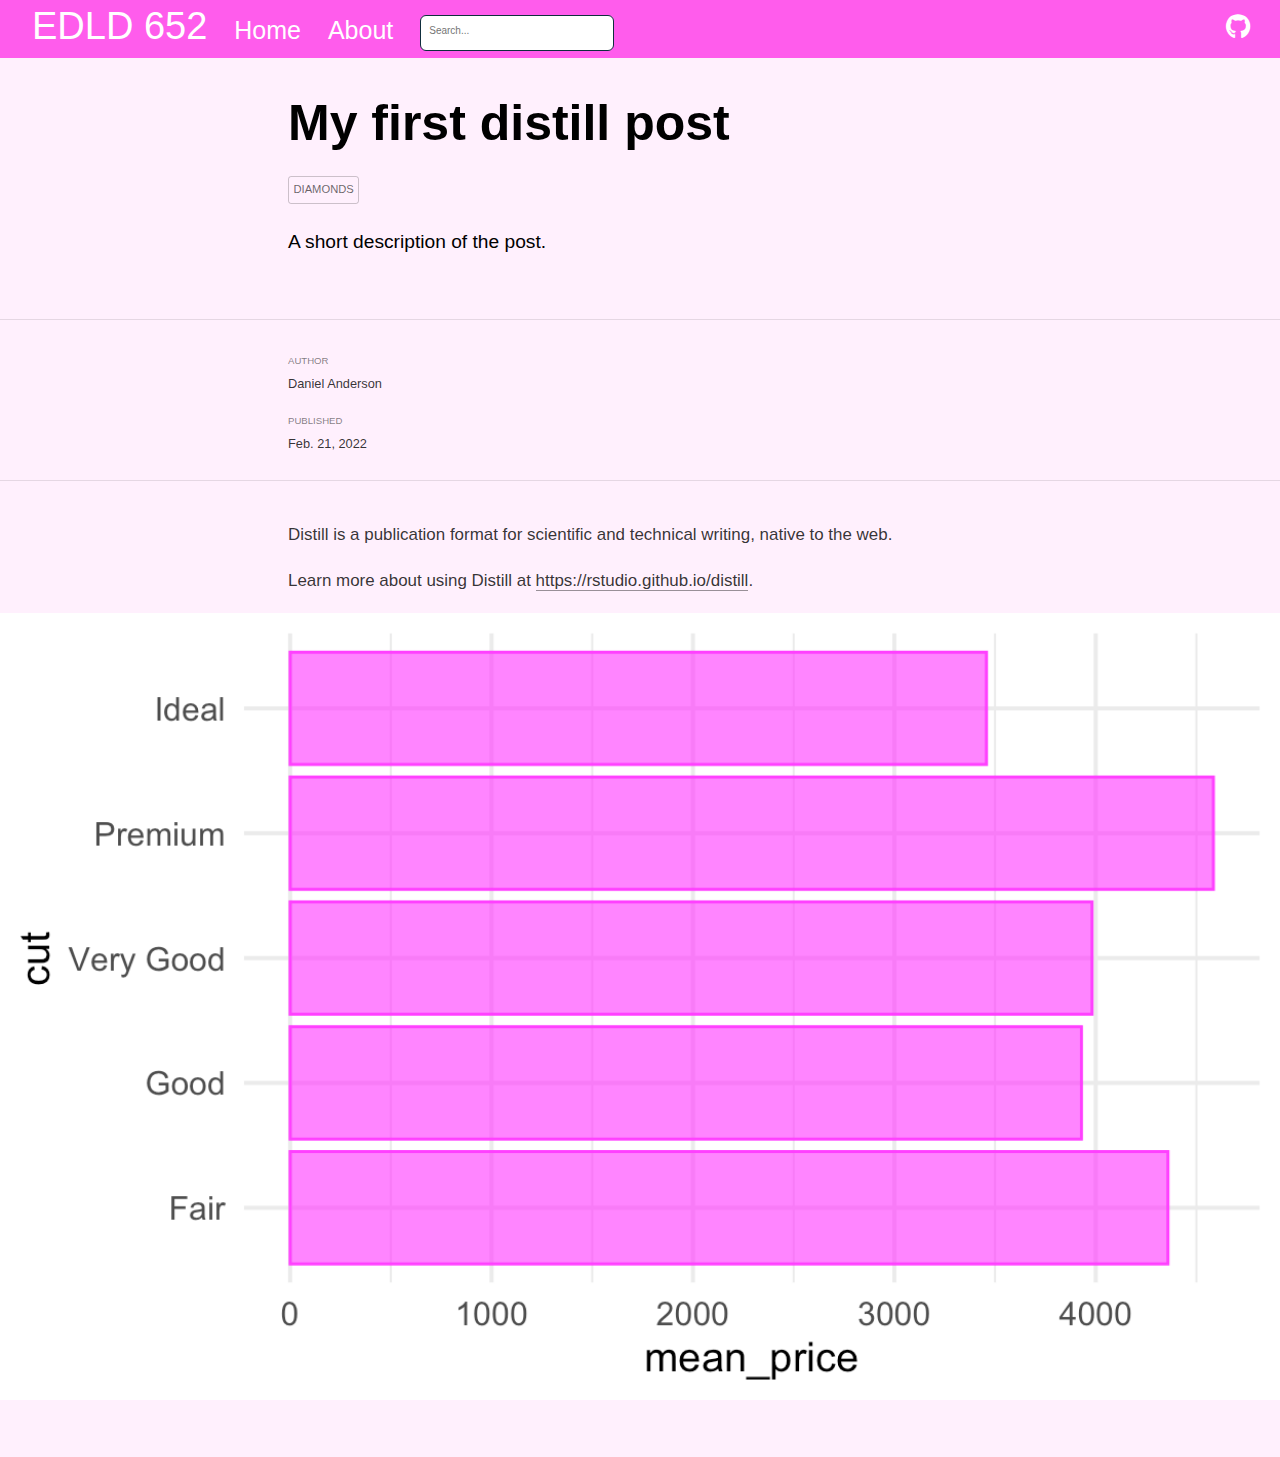
<file: docs/posts/2022-02-20-my-first-distill-post/index.html>
<!DOCTYPE html>

<html xmlns="http://www.w3.org/1999/xhtml" lang="" xml:lang="">

<head>
  <meta charset="utf-8"/>
  <meta name="viewport" content="width=device-width, initial-scale=1"/>
  <meta http-equiv="X-UA-Compatible" content="IE=Edge,chrome=1"/>
  <meta name="generator" content="distill" />

  <style type="text/css">
  /* Hide doc at startup (prevent jankiness while JS renders/transforms) */
  body {
    visibility: hidden;
  }
  </style>

 <!--radix_placeholder_import_source-->
 <!--/radix_placeholder_import_source-->

<style type="text/css">code{white-space: pre;}</style>
<style type="text/css" data-origin="pandoc">
pre > code.sourceCode { white-space: pre; position: relative; }
pre > code.sourceCode > span { display: inline-block; line-height: 1.25; }
pre > code.sourceCode > span:empty { height: 1.2em; }
.sourceCode { overflow: visible; }
code.sourceCode > span { color: inherit; text-decoration: inherit; }
div.sourceCode { margin: 1em 0; }
pre.sourceCode { margin: 0; }
@media screen {
div.sourceCode { overflow: auto; }
}
@media print {
pre > code.sourceCode { white-space: pre-wrap; }
pre > code.sourceCode > span { text-indent: -5em; padding-left: 5em; }
}
pre.numberSource code
  { counter-reset: source-line 0; }
pre.numberSource code > span
  { position: relative; left: -4em; counter-increment: source-line; }
pre.numberSource code > span > a:first-child::before
  { content: counter(source-line);
    position: relative; left: -1em; text-align: right; vertical-align: baseline;
    border: none; display: inline-block;
    -webkit-touch-callout: none; -webkit-user-select: none;
    -khtml-user-select: none; -moz-user-select: none;
    -ms-user-select: none; user-select: none;
    padding: 0 4px; width: 4em;
    color: #aaaaaa;
  }
pre.numberSource { margin-left: 3em; border-left: 1px solid #aaaaaa;  padding-left: 4px; }
div.sourceCode
  {   }
@media screen {
pre > code.sourceCode > span > a:first-child::before { text-decoration: underline; }
}
code span.al { color: #ad0000; } /* Alert */
code span.an { color: #5e5e5e; } /* Annotation */
code span.at { } /* Attribute */
code span.bn { color: #ad0000; } /* BaseN */
code span.bu { } /* BuiltIn */
code span.cf { color: #007ba5; } /* ControlFlow */
code span.ch { color: #20794d; } /* Char */
code span.cn { color: #8f5902; } /* Constant */
code span.co { color: #5e5e5e; } /* Comment */
code span.cv { color: #5e5e5e; font-style: italic; } /* CommentVar */
code span.do { color: #5e5e5e; font-style: italic; } /* Documentation */
code span.dt { color: #ad0000; } /* DataType */
code span.dv { color: #ad0000; } /* DecVal */
code span.er { color: #ad0000; } /* Error */
code span.ex { } /* Extension */
code span.fl { color: #ad0000; } /* Float */
code span.fu { color: #4758ab; } /* Function */
code span.im { } /* Import */
code span.in { color: #5e5e5e; } /* Information */
code span.kw { color: #007ba5; } /* Keyword */
code span.op { color: #5e5e5e; } /* Operator */
code span.ot { color: #007ba5; } /* Other */
code span.pp { color: #ad0000; } /* Preprocessor */
code span.sc { color: #5e5e5e; } /* SpecialChar */
code span.ss { color: #20794d; } /* SpecialString */
code span.st { color: #20794d; } /* String */
code span.va { color: #111111; } /* Variable */
code span.vs { color: #20794d; } /* VerbatimString */
code span.wa { color: #5e5e5e; font-style: italic; } /* Warning */
</style>


  <!--radix_placeholder_meta_tags-->
<title>EDLD 652: My first distill post</title>

<meta property="description" itemprop="description" content="A short description of the post."/>


<!--  https://schema.org/Article -->
<meta property="article:published" itemprop="datePublished" content="2022-02-21"/>
<meta property="article:created" itemprop="dateCreated" content="2022-02-21"/>
<meta name="article:author" content="Daniel Anderson"/>

<!--  https://developers.facebook.com/docs/sharing/webmasters#markup -->
<meta property="og:title" content="EDLD 652: My first distill post"/>
<meta property="og:type" content="article"/>
<meta property="og:description" content="A short description of the post."/>
<meta property="og:locale" content="en_US"/>
<meta property="og:site_name" content="EDLD 652"/>

<!--  https://dev.twitter.com/cards/types/summary -->
<meta property="twitter:card" content="summary"/>
<meta property="twitter:title" content="EDLD 652: My first distill post"/>
<meta property="twitter:description" content="A short description of the post."/>

<!--/radix_placeholder_meta_tags-->
  <!--radix_placeholder_rmarkdown_metadata-->

<script type="text/json" id="radix-rmarkdown-metadata">
{"type":"list","attributes":{"names":{"type":"character","attributes":{},"value":["title","description","categories","author","date","output"]}},"value":[{"type":"character","attributes":{},"value":["My first distill post"]},{"type":"character","attributes":{},"value":["A short description of the post."]},{"type":"character","attributes":{},"value":["diamonds"]},{"type":"list","attributes":{},"value":[{"type":"list","attributes":{"names":{"type":"character","attributes":{},"value":["name","url"]}},"value":[{"type":"character","attributes":{},"value":["Daniel Anderson"]},{"type":"character","attributes":{},"value":["https://www.datalorax.com"]}]}]},{"type":"character","attributes":{},"value":["2022-02-21"]},{"type":"list","attributes":{"names":{"type":"character","attributes":{},"value":["distill::distill_article"]}},"value":[{"type":"list","attributes":{"names":{"type":"character","attributes":{},"value":["self_contained"]}},"value":[{"type":"logical","attributes":{},"value":[false]}]}]}]}
</script>
<!--/radix_placeholder_rmarkdown_metadata-->
  
  <script type="text/json" id="radix-resource-manifest">
  {"type":"character","attributes":{},"value":["my-first-distill-post_files/anchor-4.2.2/anchor.min.js","my-first-distill-post_files/bowser-1.9.3/bowser.min.js","my-first-distill-post_files/distill-2.2.21/template.v2.js","my-first-distill-post_files/figure-html5/unnamed-chunk-1-1.png","my-first-distill-post_files/header-attrs-2.11/header-attrs.js","my-first-distill-post_files/jquery-3.6.0/jquery-3.6.0.js","my-first-distill-post_files/jquery-3.6.0/jquery-3.6.0.min.js","my-first-distill-post_files/jquery-3.6.0/jquery-3.6.0.min.map","my-first-distill-post_files/popper-2.6.0/popper.min.js","my-first-distill-post_files/tippy-6.2.7/tippy-bundle.umd.min.js","my-first-distill-post_files/tippy-6.2.7/tippy-light-border.css","my-first-distill-post_files/tippy-6.2.7/tippy.css","my-first-distill-post_files/tippy-6.2.7/tippy.umd.min.js","my-first-distill-post_files/webcomponents-2.0.0/webcomponents.js"]}
  </script>
  <!--radix_placeholder_navigation_in_header-->
<meta name="distill:offset" content="../.."/>

<script type="application/javascript">

  window.headroom_prevent_pin = false;

  window.document.addEventListener("DOMContentLoaded", function (event) {

    // initialize headroom for banner
    var header = $('header').get(0);
    var headerHeight = header.offsetHeight;
    var headroom = new Headroom(header, {
      tolerance: 5,
      onPin : function() {
        if (window.headroom_prevent_pin) {
          window.headroom_prevent_pin = false;
          headroom.unpin();
        }
      }
    });
    headroom.init();
    if(window.location.hash)
      headroom.unpin();
    $(header).addClass('headroom--transition');

    // offset scroll location for banner on hash change
    // (see: https://github.com/WickyNilliams/headroom.js/issues/38)
    window.addEventListener("hashchange", function(event) {
      window.scrollTo(0, window.pageYOffset - (headerHeight + 25));
    });

    // responsive menu
    $('.distill-site-header').each(function(i, val) {
      var topnav = $(this);
      var toggle = topnav.find('.nav-toggle');
      toggle.on('click', function() {
        topnav.toggleClass('responsive');
      });
    });

    // nav dropdowns
    $('.nav-dropbtn').click(function(e) {
      $(this).next('.nav-dropdown-content').toggleClass('nav-dropdown-active');
      $(this).parent().siblings('.nav-dropdown')
         .children('.nav-dropdown-content').removeClass('nav-dropdown-active');
    });
    $("body").click(function(e){
      $('.nav-dropdown-content').removeClass('nav-dropdown-active');
    });
    $(".nav-dropdown").click(function(e){
      e.stopPropagation();
    });
  });
</script>

<style type="text/css">

/* Theme (user-documented overrideables for nav appearance) */

.distill-site-nav {
  color: rgba(255, 255, 255, 0.8);
  background-color: #0F2E3D;
  font-size: 15px;
  font-weight: 300;
}

.distill-site-nav a {
  color: inherit;
  text-decoration: none;
}

.distill-site-nav a:hover {
  color: white;
}

@media print {
  .distill-site-nav {
    display: none;
  }
}

.distill-site-header {

}

.distill-site-footer {

}


/* Site Header */

.distill-site-header {
  width: 100%;
  box-sizing: border-box;
  z-index: 3;
}

.distill-site-header .nav-left {
  display: inline-block;
  margin-left: 8px;
}

@media screen and (max-width: 768px) {
  .distill-site-header .nav-left {
    margin-left: 0;
  }
}


.distill-site-header .nav-right {
  float: right;
  margin-right: 8px;
}

.distill-site-header a,
.distill-site-header .title {
  display: inline-block;
  text-align: center;
  padding: 14px 10px 14px 10px;
}

.distill-site-header .title {
  font-size: 18px;
  min-width: 150px;
}

.distill-site-header .logo {
  padding: 0;
}

.distill-site-header .logo img {
  display: none;
  max-height: 20px;
  width: auto;
  margin-bottom: -4px;
}

.distill-site-header .nav-image img {
  max-height: 18px;
  width: auto;
  display: inline-block;
  margin-bottom: -3px;
}



@media screen and (min-width: 1000px) {
  .distill-site-header .logo img {
    display: inline-block;
  }
  .distill-site-header .nav-left {
    margin-left: 20px;
  }
  .distill-site-header .nav-right {
    margin-right: 20px;
  }
  .distill-site-header .title {
    padding-left: 12px;
  }
}


.distill-site-header .nav-toggle {
  display: none;
}

.nav-dropdown {
  display: inline-block;
  position: relative;
}

.nav-dropdown .nav-dropbtn {
  border: none;
  outline: none;
  color: rgba(255, 255, 255, 0.8);
  padding: 16px 10px;
  background-color: transparent;
  font-family: inherit;
  font-size: inherit;
  font-weight: inherit;
  margin: 0;
  margin-top: 1px;
  z-index: 2;
}

.nav-dropdown-content {
  display: none;
  position: absolute;
  background-color: white;
  min-width: 200px;
  border: 1px solid rgba(0,0,0,0.15);
  border-radius: 4px;
  box-shadow: 0px 8px 16px 0px rgba(0,0,0,0.1);
  z-index: 1;
  margin-top: 2px;
  white-space: nowrap;
  padding-top: 4px;
  padding-bottom: 4px;
}

.nav-dropdown-content hr {
  margin-top: 4px;
  margin-bottom: 4px;
  border: none;
  border-bottom: 1px solid rgba(0, 0, 0, 0.1);
}

.nav-dropdown-active {
  display: block;
}

.nav-dropdown-content a, .nav-dropdown-content .nav-dropdown-header {
  color: black;
  padding: 6px 24px;
  text-decoration: none;
  display: block;
  text-align: left;
}

.nav-dropdown-content .nav-dropdown-header {
  display: block;
  padding: 5px 24px;
  padding-bottom: 0;
  text-transform: uppercase;
  font-size: 14px;
  color: #999999;
  white-space: nowrap;
}

.nav-dropdown:hover .nav-dropbtn {
  color: white;
}

.nav-dropdown-content a:hover {
  background-color: #ddd;
  color: black;
}

.nav-right .nav-dropdown-content {
  margin-left: -45%;
  right: 0;
}

@media screen and (max-width: 768px) {
  .distill-site-header a, .distill-site-header .nav-dropdown  {display: none;}
  .distill-site-header a.nav-toggle {
    float: right;
    display: block;
  }
  .distill-site-header .title {
    margin-left: 0;
  }
  .distill-site-header .nav-right {
    margin-right: 0;
  }
  .distill-site-header {
    overflow: hidden;
  }
  .nav-right .nav-dropdown-content {
    margin-left: 0;
  }
}


@media screen and (max-width: 768px) {
  .distill-site-header.responsive {position: relative; min-height: 500px; }
  .distill-site-header.responsive a.nav-toggle {
    position: absolute;
    right: 0;
    top: 0;
  }
  .distill-site-header.responsive a,
  .distill-site-header.responsive .nav-dropdown {
    display: block;
    text-align: left;
  }
  .distill-site-header.responsive .nav-left,
  .distill-site-header.responsive .nav-right {
    width: 100%;
  }
  .distill-site-header.responsive .nav-dropdown {float: none;}
  .distill-site-header.responsive .nav-dropdown-content {position: relative;}
  .distill-site-header.responsive .nav-dropdown .nav-dropbtn {
    display: block;
    width: 100%;
    text-align: left;
  }
}

/* Site Footer */

.distill-site-footer {
  width: 100%;
  overflow: hidden;
  box-sizing: border-box;
  z-index: 3;
  margin-top: 30px;
  padding-top: 30px;
  padding-bottom: 30px;
  text-align: center;
}

/* Headroom */

d-title {
  padding-top: 6rem;
}

@media print {
  d-title {
    padding-top: 4rem;
  }
}

.headroom {
  z-index: 1000;
  position: fixed;
  top: 0;
  left: 0;
  right: 0;
}

.headroom--transition {
  transition: all .4s ease-in-out;
}

.headroom--unpinned {
  top: -100px;
}

.headroom--pinned {
  top: 0;
}

/* adjust viewport for navbar height */
/* helps vertically center bootstrap (non-distill) content */
.min-vh-100 {
  min-height: calc(100vh - 100px) !important;
}

</style>

<script src="../../site_libs/jquery-3.6.0/jquery-3.6.0.min.js"></script>
<link href="../../site_libs/font-awesome-5.1.0/css/all.css" rel="stylesheet"/>
<link href="../../site_libs/font-awesome-5.1.0/css/v4-shims.css" rel="stylesheet"/>
<script src="../../site_libs/headroom-0.9.4/headroom.min.js"></script>
<script src="../../site_libs/autocomplete-0.37.1/autocomplete.min.js"></script>
<script src="../../site_libs/fuse-6.4.1/fuse.min.js"></script>

<script type="application/javascript">

function getMeta(metaName) {
  var metas = document.getElementsByTagName('meta');
  for (let i = 0; i < metas.length; i++) {
    if (metas[i].getAttribute('name') === metaName) {
      return metas[i].getAttribute('content');
    }
  }
  return '';
}

function offsetURL(url) {
  var offset = getMeta('distill:offset');
  return offset ? offset + '/' + url : url;
}

function createFuseIndex() {

  // create fuse index
  var options = {
    keys: [
      { name: 'title', weight: 20 },
      { name: 'categories', weight: 15 },
      { name: 'description', weight: 10 },
      { name: 'contents', weight: 5 },
    ],
    ignoreLocation: true,
    threshold: 0
  };
  var fuse = new window.Fuse([], options);

  // fetch the main search.json
  return fetch(offsetURL('search.json'))
    .then(function(response) {
      if (response.status == 200) {
        return response.json().then(function(json) {
          // index main articles
          json.articles.forEach(function(article) {
            fuse.add(article);
          });
          // download collections and index their articles
          return Promise.all(json.collections.map(function(collection) {
            return fetch(offsetURL(collection)).then(function(response) {
              if (response.status === 200) {
                return response.json().then(function(articles) {
                  articles.forEach(function(article) {
                    fuse.add(article);
                  });
                })
              } else {
                return Promise.reject(
                  new Error('Unexpected status from search index request: ' +
                            response.status)
                );
              }
            });
          })).then(function() {
            return fuse;
          });
        });

      } else {
        return Promise.reject(
          new Error('Unexpected status from search index request: ' +
                      response.status)
        );
      }
    });
}

window.document.addEventListener("DOMContentLoaded", function (event) {

  // get search element (bail if we don't have one)
  var searchEl = window.document.getElementById('distill-search');
  if (!searchEl)
    return;

  createFuseIndex()
    .then(function(fuse) {

      // make search box visible
      searchEl.classList.remove('hidden');

      // initialize autocomplete
      var options = {
        autoselect: true,
        hint: false,
        minLength: 2,
      };
      window.autocomplete(searchEl, options, [{
        source: function(query, callback) {
          const searchOptions = {
            isCaseSensitive: false,
            shouldSort: true,
            minMatchCharLength: 2,
            limit: 10,
          };
          var results = fuse.search(query, searchOptions);
          callback(results
            .map(function(result) { return result.item; })
          );
        },
        templates: {
          suggestion: function(suggestion) {
            var img = suggestion.preview && Object.keys(suggestion.preview).length > 0
              ? `<img src="${offsetURL(suggestion.preview)}"</img>`
              : '';
            var html = `
              <div class="search-item">
                <h3>${suggestion.title}</h3>
                <div class="search-item-description">
                  ${suggestion.description || ''}
                </div>
                <div class="search-item-preview">
                  ${img}
                </div>
              </div>
            `;
            return html;
          }
        }
      }]).on('autocomplete:selected', function(event, suggestion) {
        window.location.href = offsetURL(suggestion.path);
      });
      // remove inline display style on autocompleter (we want to
      // manage responsive display via css)
      $('.algolia-autocomplete').css("display", "");
    })
    .catch(function(error) {
      console.log(error);
    });

});

</script>

<style type="text/css">

.nav-search {
  font-size: x-small;
}

/* Algolioa Autocomplete */

.algolia-autocomplete {
  display: inline-block;
  margin-left: 10px;
  vertical-align: sub;
  background-color: white;
  color: black;
  padding: 6px;
  padding-top: 8px;
  padding-bottom: 0;
  border-radius: 6px;
  border: 1px #0F2E3D solid;
  width: 180px;
}


@media screen and (max-width: 768px) {
  .distill-site-nav .algolia-autocomplete {
    display: none;
    visibility: hidden;
  }
  .distill-site-nav.responsive .algolia-autocomplete {
    display: inline-block;
    visibility: visible;
  }
  .distill-site-nav.responsive .algolia-autocomplete .aa-dropdown-menu {
    margin-left: 0;
    width: 400px;
    max-height: 400px;
  }
}

.algolia-autocomplete .aa-input, .algolia-autocomplete .aa-hint {
  width: 90%;
  outline: none;
  border: none;
}

.algolia-autocomplete .aa-hint {
  color: #999;
}
.algolia-autocomplete .aa-dropdown-menu {
  width: 550px;
  max-height: 70vh;
  overflow-x: visible;
  overflow-y: scroll;
  padding: 5px;
  margin-top: 3px;
  margin-left: -150px;
  background-color: #fff;
  border-radius: 5px;
  border: 1px solid #999;
  border-top: none;
}

.algolia-autocomplete .aa-dropdown-menu .aa-suggestion {
  cursor: pointer;
  padding: 5px 4px;
  border-bottom: 1px solid #eee;
}

.algolia-autocomplete .aa-dropdown-menu .aa-suggestion:last-of-type {
  border-bottom: none;
  margin-bottom: 2px;
}

.algolia-autocomplete .aa-dropdown-menu .aa-suggestion .search-item {
  overflow: hidden;
  font-size: 0.8em;
  line-height: 1.4em;
}

.algolia-autocomplete .aa-dropdown-menu .aa-suggestion .search-item h3 {
  font-size: 1rem;
  margin-block-start: 0;
  margin-block-end: 5px;
}

.algolia-autocomplete .aa-dropdown-menu .aa-suggestion .search-item-description {
  display: inline-block;
  overflow: hidden;
  height: 2.8em;
  width: 80%;
  margin-right: 4%;
}

.algolia-autocomplete .aa-dropdown-menu .aa-suggestion .search-item-preview {
  display: inline-block;
  width: 15%;
}

.algolia-autocomplete .aa-dropdown-menu .aa-suggestion .search-item-preview img {
  height: 3em;
  width: auto;
  display: none;
}

.algolia-autocomplete .aa-dropdown-menu .aa-suggestion .search-item-preview img[src] {
  display: initial;
}

.algolia-autocomplete .aa-dropdown-menu .aa-suggestion.aa-cursor {
  background-color: #eee;
}
.algolia-autocomplete .aa-dropdown-menu .aa-suggestion em {
  font-weight: bold;
  font-style: normal;
}

</style>


<!--/radix_placeholder_navigation_in_header-->
  <!--radix_placeholder_distill-->

<style type="text/css">

body {
  background-color: white;
}

.pandoc-table {
  width: 100%;
}

.pandoc-table>caption {
  margin-bottom: 10px;
}

.pandoc-table th:not([align]) {
  text-align: left;
}

.pagedtable-footer {
  font-size: 15px;
}

d-byline .byline {
  grid-template-columns: 2fr 2fr;
}

d-byline .byline h3 {
  margin-block-start: 1.5em;
}

d-byline .byline .authors-affiliations h3 {
  margin-block-start: 0.5em;
}

.authors-affiliations .orcid-id {
  width: 16px;
  height:16px;
  margin-left: 4px;
  margin-right: 4px;
  vertical-align: middle;
  padding-bottom: 2px;
}

d-title .dt-tags {
  margin-top: 1em;
  grid-column: text;
}

.dt-tags .dt-tag {
  text-decoration: none;
  display: inline-block;
  color: rgba(0,0,0,0.6);
  padding: 0em 0.4em;
  margin-right: 0.5em;
  margin-bottom: 0.4em;
  font-size: 70%;
  border: 1px solid rgba(0,0,0,0.2);
  border-radius: 3px;
  text-transform: uppercase;
  font-weight: 500;
}

d-article table.gt_table td,
d-article table.gt_table th {
  border-bottom: none;
}

.html-widget {
  margin-bottom: 2.0em;
}

.l-screen-inset {
  padding-right: 16px;
}

.l-screen .caption {
  margin-left: 10px;
}

.shaded {
  background: rgb(247, 247, 247);
  padding-top: 20px;
  padding-bottom: 20px;
  border-top: 1px solid rgba(0, 0, 0, 0.1);
  border-bottom: 1px solid rgba(0, 0, 0, 0.1);
}

.shaded .html-widget {
  margin-bottom: 0;
  border: 1px solid rgba(0, 0, 0, 0.1);
}

.shaded .shaded-content {
  background: white;
}

.text-output {
  margin-top: 0;
  line-height: 1.5em;
}

.hidden {
  display: none !important;
}

d-article {
  padding-top: 2.5rem;
  padding-bottom: 30px;
}

d-appendix {
  padding-top: 30px;
}

d-article>p>img {
  width: 100%;
}

d-article h2 {
  margin: 1rem 0 1.5rem 0;
}

d-article h3 {
  margin-top: 1.5rem;
}

d-article iframe {
  border: 1px solid rgba(0, 0, 0, 0.1);
  margin-bottom: 2.0em;
  width: 100%;
}

/* Tweak code blocks */

d-article div.sourceCode code,
d-article pre code {
  font-family: Consolas, Monaco, 'Andale Mono', 'Ubuntu Mono', monospace;
}

d-article pre,
d-article div.sourceCode,
d-article div.sourceCode pre {
  overflow: auto;
}

d-article div.sourceCode {
  background-color: white;
}

d-article div.sourceCode pre {
  padding-left: 10px;
  font-size: 12px;
  border-left: 2px solid rgba(0,0,0,0.1);
}

d-article pre {
  font-size: 12px;
  color: black;
  background: none;
  margin-top: 0;
  text-align: left;
  white-space: pre;
  word-spacing: normal;
  word-break: normal;
  word-wrap: normal;
  line-height: 1.5;

  -moz-tab-size: 4;
  -o-tab-size: 4;
  tab-size: 4;

  -webkit-hyphens: none;
  -moz-hyphens: none;
  -ms-hyphens: none;
  hyphens: none;
}

d-article pre a {
  border-bottom: none;
}

d-article pre a:hover {
  border-bottom: none;
  text-decoration: underline;
}

d-article details {
  grid-column: text;
  margin-bottom: 0.8em;
}

@media(min-width: 768px) {

d-article pre,
d-article div.sourceCode,
d-article div.sourceCode pre {
  overflow: visible !important;
}

d-article div.sourceCode pre {
  padding-left: 18px;
  font-size: 14px;
}

d-article pre {
  font-size: 14px;
}

}

figure img.external {
  background: white;
  border: 1px solid rgba(0, 0, 0, 0.1);
  box-shadow: 0 1px 8px rgba(0, 0, 0, 0.1);
  padding: 18px;
  box-sizing: border-box;
}

/* CSS for d-contents */

.d-contents {
  grid-column: text;
  color: rgba(0,0,0,0.8);
  font-size: 0.9em;
  padding-bottom: 1em;
  margin-bottom: 1em;
  padding-bottom: 0.5em;
  margin-bottom: 1em;
  padding-left: 0.25em;
  justify-self: start;
}

@media(min-width: 1000px) {
  .d-contents.d-contents-float {
    height: 0;
    grid-column-start: 1;
    grid-column-end: 4;
    justify-self: center;
    padding-right: 3em;
    padding-left: 2em;
  }
}

.d-contents nav h3 {
  font-size: 18px;
  margin-top: 0;
  margin-bottom: 1em;
}

.d-contents li {
  list-style-type: none
}

.d-contents nav > ul {
  padding-left: 0;
}

.d-contents ul {
  padding-left: 1em
}

.d-contents nav ul li {
  margin-top: 0.6em;
  margin-bottom: 0.2em;
}

.d-contents nav a {
  font-size: 13px;
  border-bottom: none;
  text-decoration: none
  color: rgba(0, 0, 0, 0.8);
}

.d-contents nav a:hover {
  text-decoration: underline solid rgba(0, 0, 0, 0.6)
}

.d-contents nav > ul > li > a {
  font-weight: 600;
}

.d-contents nav > ul > li > ul {
  font-weight: inherit;
}

.d-contents nav > ul > li > ul > li {
  margin-top: 0.2em;
}


.d-contents nav ul {
  margin-top: 0;
  margin-bottom: 0.25em;
}

.d-article-with-toc h2:nth-child(2) {
  margin-top: 0;
}


/* Figure */

.figure {
  position: relative;
  margin-bottom: 2.5em;
  margin-top: 1.5em;
}

.figure img {
  width: 100%;
}

.figure .caption {
  color: rgba(0, 0, 0, 0.6);
  font-size: 12px;
  line-height: 1.5em;
}

.figure img.external {
  background: white;
  border: 1px solid rgba(0, 0, 0, 0.1);
  box-shadow: 0 1px 8px rgba(0, 0, 0, 0.1);
  padding: 18px;
  box-sizing: border-box;
}

.figure .caption a {
  color: rgba(0, 0, 0, 0.6);
}

.figure .caption b,
.figure .caption strong, {
  font-weight: 600;
  color: rgba(0, 0, 0, 1.0);
}

/* Citations */

d-article .citation {
  color: inherit;
  cursor: inherit;
}

div.hanging-indent{
  margin-left: 1em; text-indent: -1em;
}

/* Citation hover box */

.tippy-box[data-theme~=light-border] {
  background-color: rgba(250, 250, 250, 0.95);
}

.tippy-content > p {
  margin-bottom: 0;
  padding: 2px;
}


/* Tweak 1000px media break to show more text */

@media(min-width: 1000px) {
  .base-grid,
  distill-header,
  d-title,
  d-abstract,
  d-article,
  d-appendix,
  distill-appendix,
  d-byline,
  d-footnote-list,
  d-citation-list,
  distill-footer {
    grid-template-columns: [screen-start] 1fr [page-start kicker-start] 80px [middle-start] 50px [text-start kicker-end] 65px 65px 65px 65px 65px 65px 65px 65px [text-end gutter-start] 65px [middle-end] 65px [page-end gutter-end] 1fr [screen-end];
    grid-column-gap: 16px;
  }

  .grid {
    grid-column-gap: 16px;
  }

  d-article {
    font-size: 1.06rem;
    line-height: 1.7em;
  }
  figure .caption, .figure .caption, figure figcaption {
    font-size: 13px;
  }
}

@media(min-width: 1180px) {
  .base-grid,
  distill-header,
  d-title,
  d-abstract,
  d-article,
  d-appendix,
  distill-appendix,
  d-byline,
  d-footnote-list,
  d-citation-list,
  distill-footer {
    grid-template-columns: [screen-start] 1fr [page-start kicker-start] 60px [middle-start] 60px [text-start kicker-end] 60px 60px 60px 60px 60px 60px 60px 60px [text-end gutter-start] 60px [middle-end] 60px [page-end gutter-end] 1fr [screen-end];
    grid-column-gap: 32px;
  }

  .grid {
    grid-column-gap: 32px;
  }
}


/* Get the citation styles for the appendix (not auto-injected on render since
   we do our own rendering of the citation appendix) */

d-appendix .citation-appendix,
.d-appendix .citation-appendix {
  font-size: 11px;
  line-height: 15px;
  border-left: 1px solid rgba(0, 0, 0, 0.1);
  padding-left: 18px;
  border: 1px solid rgba(0,0,0,0.1);
  background: rgba(0, 0, 0, 0.02);
  padding: 10px 18px;
  border-radius: 3px;
  color: rgba(150, 150, 150, 1);
  overflow: hidden;
  margin-top: -12px;
  white-space: pre-wrap;
  word-wrap: break-word;
}

/* Include appendix styles here so they can be overridden */

d-appendix {
  contain: layout style;
  font-size: 0.8em;
  line-height: 1.7em;
  margin-top: 60px;
  margin-bottom: 0;
  border-top: 1px solid rgba(0, 0, 0, 0.1);
  color: rgba(0,0,0,0.5);
  padding-top: 60px;
  padding-bottom: 48px;
}

d-appendix h3 {
  grid-column: page-start / text-start;
  font-size: 15px;
  font-weight: 500;
  margin-top: 1em;
  margin-bottom: 0;
  color: rgba(0,0,0,0.65);
}

d-appendix h3 + * {
  margin-top: 1em;
}

d-appendix ol {
  padding: 0 0 0 15px;
}

@media (min-width: 768px) {
  d-appendix ol {
    padding: 0 0 0 30px;
    margin-left: -30px;
  }
}

d-appendix li {
  margin-bottom: 1em;
}

d-appendix a {
  color: rgba(0, 0, 0, 0.6);
}

d-appendix > * {
  grid-column: text;
}

d-appendix > d-footnote-list,
d-appendix > d-citation-list,
d-appendix > distill-appendix {
  grid-column: screen;
}

/* Include footnote styles here so they can be overridden */

d-footnote-list {
  contain: layout style;
}

d-footnote-list > * {
  grid-column: text;
}

d-footnote-list a.footnote-backlink {
  color: rgba(0,0,0,0.3);
  padding-left: 0.5em;
}



/* Anchor.js */

.anchorjs-link {
  /*transition: all .25s linear; */
  text-decoration: none;
  border-bottom: none;
}
*:hover > .anchorjs-link {
  margin-left: -1.125em !important;
  text-decoration: none;
  border-bottom: none;
}

/* Social footer */

.social_footer {
  margin-top: 30px;
  margin-bottom: 0;
  color: rgba(0,0,0,0.67);
}

.disqus-comments {
  margin-right: 30px;
}

.disqus-comment-count {
  border-bottom: 1px solid rgba(0, 0, 0, 0.4);
  cursor: pointer;
}

#disqus_thread {
  margin-top: 30px;
}

.article-sharing a {
  border-bottom: none;
  margin-right: 8px;
}

.article-sharing a:hover {
  border-bottom: none;
}

.sidebar-section.subscribe {
  font-size: 12px;
  line-height: 1.6em;
}

.subscribe p {
  margin-bottom: 0.5em;
}


.article-footer .subscribe {
  font-size: 15px;
  margin-top: 45px;
}


.sidebar-section.custom {
  font-size: 12px;
  line-height: 1.6em;
}

.custom p {
  margin-bottom: 0.5em;
}

/* Styles for listing layout (hide title) */
.layout-listing d-title, .layout-listing .d-title {
  display: none;
}

/* Styles for posts lists (not auto-injected) */


.posts-with-sidebar {
  padding-left: 45px;
  padding-right: 45px;
}

.posts-list .description h2,
.posts-list .description p {
  font-family: -apple-system, BlinkMacSystemFont, "Segoe UI", Roboto, Oxygen, Ubuntu, Cantarell, "Fira Sans", "Droid Sans", "Helvetica Neue", Arial, sans-serif;
}

.posts-list .description h2 {
  font-weight: 700;
  border-bottom: none;
  padding-bottom: 0;
}

.posts-list h2.post-tag {
  border-bottom: 1px solid rgba(0, 0, 0, 0.2);
  padding-bottom: 12px;
}
.posts-list {
  margin-top: 60px;
  margin-bottom: 24px;
}

.posts-list .post-preview {
  text-decoration: none;
  overflow: hidden;
  display: block;
  border-bottom: 1px solid rgba(0, 0, 0, 0.1);
  padding: 24px 0;
}

.post-preview-last {
  border-bottom: none !important;
}

.posts-list .posts-list-caption {
  grid-column: screen;
  font-weight: 400;
}

.posts-list .post-preview h2 {
  margin: 0 0 6px 0;
  line-height: 1.2em;
  font-style: normal;
  font-size: 24px;
}

.posts-list .post-preview p {
  margin: 0 0 12px 0;
  line-height: 1.4em;
  font-size: 16px;
}

.posts-list .post-preview .thumbnail {
  box-sizing: border-box;
  margin-bottom: 24px;
  position: relative;
  max-width: 500px;
}
.posts-list .post-preview img {
  width: 100%;
  display: block;
}

.posts-list .metadata {
  font-size: 12px;
  line-height: 1.4em;
  margin-bottom: 18px;
}

.posts-list .metadata > * {
  display: inline-block;
}

.posts-list .metadata .publishedDate {
  margin-right: 2em;
}

.posts-list .metadata .dt-authors {
  display: block;
  margin-top: 0.3em;
  margin-right: 2em;
}

.posts-list .dt-tags {
  display: block;
  line-height: 1em;
}

.posts-list .dt-tags .dt-tag {
  display: inline-block;
  color: rgba(0,0,0,0.6);
  padding: 0.3em 0.4em;
  margin-right: 0.2em;
  margin-bottom: 0.4em;
  font-size: 60%;
  border: 1px solid rgba(0,0,0,0.2);
  border-radius: 3px;
  text-transform: uppercase;
  font-weight: 500;
}

.posts-list img {
  opacity: 1;
}

.posts-list img[data-src] {
  opacity: 0;
}

.posts-more {
  clear: both;
}


.posts-sidebar {
  font-size: 16px;
}

.posts-sidebar h3 {
  font-size: 16px;
  margin-top: 0;
  margin-bottom: 0.5em;
  font-weight: 400;
  text-transform: uppercase;
}

.sidebar-section {
  margin-bottom: 30px;
}

.categories ul {
  list-style-type: none;
  margin: 0;
  padding: 0;
}

.categories li {
  color: rgba(0, 0, 0, 0.8);
  margin-bottom: 0;
}

.categories li>a {
  border-bottom: none;
}

.categories li>a:hover {
  border-bottom: 1px solid rgba(0, 0, 0, 0.4);
}

.categories .active {
  font-weight: 600;
}

.categories .category-count {
  color: rgba(0, 0, 0, 0.4);
}


@media(min-width: 768px) {
  .posts-list .post-preview h2 {
    font-size: 26px;
  }
  .posts-list .post-preview .thumbnail {
    float: right;
    width: 30%;
    margin-bottom: 0;
  }
  .posts-list .post-preview .description {
    float: left;
    width: 45%;
  }
  .posts-list .post-preview .metadata {
    float: left;
    width: 20%;
    margin-top: 8px;
  }
  .posts-list .post-preview p {
    margin: 0 0 12px 0;
    line-height: 1.5em;
    font-size: 16px;
  }
  .posts-with-sidebar .posts-list {
    float: left;
    width: 75%;
  }
  .posts-with-sidebar .posts-sidebar {
    float: right;
    width: 20%;
    margin-top: 60px;
    padding-top: 24px;
    padding-bottom: 24px;
  }
}


/* Improve display for browsers without grid (IE/Edge <= 15) */

.downlevel {
  line-height: 1.6em;
  font-family: -apple-system, BlinkMacSystemFont, "Segoe UI", Roboto, Oxygen, Ubuntu, Cantarell, "Fira Sans", "Droid Sans", "Helvetica Neue", Arial, sans-serif;
  margin: 0;
}

.downlevel .d-title {
  padding-top: 6rem;
  padding-bottom: 1.5rem;
}

.downlevel .d-title h1 {
  font-size: 50px;
  font-weight: 700;
  line-height: 1.1em;
  margin: 0 0 0.5rem;
}

.downlevel .d-title p {
  font-weight: 300;
  font-size: 1.2rem;
  line-height: 1.55em;
  margin-top: 0;
}

.downlevel .d-byline {
  padding-top: 0.8em;
  padding-bottom: 0.8em;
  font-size: 0.8rem;
  line-height: 1.8em;
}

.downlevel .section-separator {
  border: none;
  border-top: 1px solid rgba(0, 0, 0, 0.1);
}

.downlevel .d-article {
  font-size: 1.06rem;
  line-height: 1.7em;
  padding-top: 1rem;
  padding-bottom: 2rem;
}


.downlevel .d-appendix {
  padding-left: 0;
  padding-right: 0;
  max-width: none;
  font-size: 0.8em;
  line-height: 1.7em;
  margin-bottom: 0;
  color: rgba(0,0,0,0.5);
  padding-top: 40px;
  padding-bottom: 48px;
}

.downlevel .footnotes ol {
  padding-left: 13px;
}

.downlevel .base-grid,
.downlevel .distill-header,
.downlevel .d-title,
.downlevel .d-abstract,
.downlevel .d-article,
.downlevel .d-appendix,
.downlevel .distill-appendix,
.downlevel .d-byline,
.downlevel .d-footnote-list,
.downlevel .d-citation-list,
.downlevel .distill-footer,
.downlevel .appendix-bottom,
.downlevel .posts-container {
  padding-left: 40px;
  padding-right: 40px;
}

@media(min-width: 768px) {
  .downlevel .base-grid,
  .downlevel .distill-header,
  .downlevel .d-title,
  .downlevel .d-abstract,
  .downlevel .d-article,
  .downlevel .d-appendix,
  .downlevel .distill-appendix,
  .downlevel .d-byline,
  .downlevel .d-footnote-list,
  .downlevel .d-citation-list,
  .downlevel .distill-footer,
  .downlevel .appendix-bottom,
  .downlevel .posts-container {
  padding-left: 150px;
  padding-right: 150px;
  max-width: 900px;
}
}

.downlevel pre code {
  display: block;
  border-left: 2px solid rgba(0, 0, 0, .1);
  padding: 0 0 0 20px;
  font-size: 14px;
}

.downlevel code, .downlevel pre {
  color: black;
  background: none;
  font-family: Consolas, Monaco, 'Andale Mono', 'Ubuntu Mono', monospace;
  text-align: left;
  white-space: pre;
  word-spacing: normal;
  word-break: normal;
  word-wrap: normal;
  line-height: 1.5;

  -moz-tab-size: 4;
  -o-tab-size: 4;
  tab-size: 4;

  -webkit-hyphens: none;
  -moz-hyphens: none;
  -ms-hyphens: none;
  hyphens: none;
}

.downlevel .posts-list .post-preview {
  color: inherit;
}



</style>

<script type="application/javascript">

function is_downlevel_browser() {
  if (bowser.isUnsupportedBrowser({ msie: "12", msedge: "16"},
                                 window.navigator.userAgent)) {
    return true;
  } else {
    return window.load_distill_framework === undefined;
  }
}

// show body when load is complete
function on_load_complete() {

  // add anchors
  if (window.anchors) {
    window.anchors.options.placement = 'left';
    window.anchors.add('d-article > h2, d-article > h3, d-article > h4, d-article > h5');
  }


  // set body to visible
  document.body.style.visibility = 'visible';

  // force redraw for leaflet widgets
  if (window.HTMLWidgets) {
    var maps = window.HTMLWidgets.findAll(".leaflet");
    $.each(maps, function(i, el) {
      var map = this.getMap();
      map.invalidateSize();
      map.eachLayer(function(layer) {
        if (layer instanceof L.TileLayer)
          layer.redraw();
      });
    });
  }

  // trigger 'shown' so htmlwidgets resize
  $('d-article').trigger('shown');
}

function init_distill() {

  init_common();

  // create front matter
  var front_matter = $('<d-front-matter></d-front-matter>');
  $('#distill-front-matter').wrap(front_matter);

  // create d-title
  $('.d-title').changeElementType('d-title');

  // create d-byline
  var byline = $('<d-byline></d-byline>');
  $('.d-byline').replaceWith(byline);

  // create d-article
  var article = $('<d-article></d-article>');
  $('.d-article').wrap(article).children().unwrap();

  // move posts container into article
  $('.posts-container').appendTo($('d-article'));

  // create d-appendix
  $('.d-appendix').changeElementType('d-appendix');

  // flag indicating that we have appendix items
  var appendix = $('.appendix-bottom').children('h3').length > 0;

  // replace footnotes with <d-footnote>
  $('.footnote-ref').each(function(i, val) {
    appendix = true;
    var href = $(this).attr('href');
    var id = href.replace('#', '');
    var fn = $('#' + id);
    var fn_p = $('#' + id + '>p');
    fn_p.find('.footnote-back').remove();
    var text = fn_p.html();
    var dtfn = $('<d-footnote></d-footnote>');
    dtfn.html(text);
    $(this).replaceWith(dtfn);
  });
  // remove footnotes
  $('.footnotes').remove();

  // move refs into #references-listing
  $('#references-listing').replaceWith($('#refs'));

  $('h1.appendix, h2.appendix').each(function(i, val) {
    $(this).changeElementType('h3');
  });
  $('h3.appendix').each(function(i, val) {
    var id = $(this).attr('id');
    $('.d-contents a[href="#' + id + '"]').parent().remove();
    appendix = true;
    $(this).nextUntil($('h1, h2, h3')).addBack().appendTo($('d-appendix'));
  });

  // show d-appendix if we have appendix content
  $("d-appendix").css('display', appendix ? 'grid' : 'none');

  // localize layout chunks to just output
  $('.layout-chunk').each(function(i, val) {

    // capture layout
    var layout = $(this).attr('data-layout');

    // apply layout to markdown level block elements
    var elements = $(this).children().not('details, div.sourceCode, pre, script');
    elements.each(function(i, el) {
      var layout_div = $('<div class="' + layout + '"></div>');
      if (layout_div.hasClass('shaded')) {
        var shaded_content = $('<div class="shaded-content"></div>');
        $(this).wrap(shaded_content);
        $(this).parent().wrap(layout_div);
      } else {
        $(this).wrap(layout_div);
      }
    });


    // unwrap the layout-chunk div
    $(this).children().unwrap();
  });

  // remove code block used to force  highlighting css
  $('.distill-force-highlighting-css').parent().remove();

  // remove empty line numbers inserted by pandoc when using a
  // custom syntax highlighting theme
  $('code.sourceCode a:empty').remove();

  // load distill framework
  load_distill_framework();

  // wait for window.distillRunlevel == 4 to do post processing
  function distill_post_process() {

    if (!window.distillRunlevel || window.distillRunlevel < 4)
      return;

    // hide author/affiliations entirely if we have no authors
    var front_matter = JSON.parse($("#distill-front-matter").html());
    var have_authors = front_matter.authors && front_matter.authors.length > 0;
    if (!have_authors)
      $('d-byline').addClass('hidden');

    // article with toc class
    $('.d-contents').parent().addClass('d-article-with-toc');

    // strip links that point to #
    $('.authors-affiliations').find('a[href="#"]').removeAttr('href');

    // add orcid ids
    $('.authors-affiliations').find('.author').each(function(i, el) {
      var orcid_id = front_matter.authors[i].orcidID;
      if (orcid_id) {
        var a = $('<a></a>');
        a.attr('href', 'https://orcid.org/' + orcid_id);
        var img = $('<img></img>');
        img.addClass('orcid-id');
        img.attr('alt', 'ORCID ID');
        img.attr('src','[data-uri]');
        a.append(img);
        $(this).append(a);
      }
    });

    // hide elements of author/affiliations grid that have no value
    function hide_byline_column(caption) {
      $('d-byline').find('h3:contains("' + caption + '")').parent().css('visibility', 'hidden');
    }

    // affiliations
    var have_affiliations = false;
    for (var i = 0; i<front_matter.authors.length; ++i) {
      var author = front_matter.authors[i];
      if (author.affiliation !== "&nbsp;") {
        have_affiliations = true;
        break;
      }
    }
    if (!have_affiliations)
      $('d-byline').find('h3:contains("Affiliations")').css('visibility', 'hidden');

    // published date
    if (!front_matter.publishedDate)
      hide_byline_column("Published");

    // document object identifier
    var doi = $('d-byline').find('h3:contains("DOI")');
    var doi_p = doi.next().empty();
    if (!front_matter.doi) {
      // if we have a citation and valid citationText then link to that
      if ($('#citation').length > 0 && front_matter.citationText) {
        doi.html('Citation');
        $('<a href="#citation"></a>')
          .text(front_matter.citationText)
          .appendTo(doi_p);
      } else {
        hide_byline_column("DOI");
      }
    } else {
      $('<a></a>')
         .attr('href', "https://doi.org/" + front_matter.doi)
         .html(front_matter.doi)
         .appendTo(doi_p);
    }

     // change plural form of authors/affiliations
    if (front_matter.authors.length === 1) {
      var grid = $('.authors-affiliations');
      grid.children('h3:contains("Authors")').text('Author');
      grid.children('h3:contains("Affiliations")').text('Affiliation');
    }

    // remove d-appendix and d-footnote-list local styles
    $('d-appendix > style:first-child').remove();
    $('d-footnote-list > style:first-child').remove();

    // move appendix-bottom entries to the bottom
    $('.appendix-bottom').appendTo('d-appendix').children().unwrap();
    $('.appendix-bottom').remove();

    // hoverable references
    $('span.citation[data-cites]').each(function() {
      var refs = $(this).attr('data-cites').split(" ");
      var refHtml = refs.map(function(ref) {
        return "<p>" + $('#ref-' + ref).html() + "</p>";
      }).join("\n");
      window.tippy(this, {
        allowHTML: true,
        content: refHtml,
        maxWidth: 500,
        interactive: true,
        interactiveBorder: 10,
        theme: 'light-border',
        placement: 'bottom-start'
      });
    });

    // clear polling timer
    clearInterval(tid);

    // show body now that everything is ready
    on_load_complete();
  }

  var tid = setInterval(distill_post_process, 50);
  distill_post_process();

}

function init_downlevel() {

  init_common();

   // insert hr after d-title
  $('.d-title').after($('<hr class="section-separator"/>'));

  // check if we have authors
  var front_matter = JSON.parse($("#distill-front-matter").html());
  var have_authors = front_matter.authors && front_matter.authors.length > 0;

  // manage byline/border
  if (!have_authors)
    $('.d-byline').remove();
  $('.d-byline').after($('<hr class="section-separator"/>'));
  $('.d-byline a').remove();

  // remove toc
  $('.d-contents').remove();

  // move appendix elements
  $('h1.appendix, h2.appendix').each(function(i, val) {
    $(this).changeElementType('h3');
  });
  $('h3.appendix').each(function(i, val) {
    $(this).nextUntil($('h1, h2, h3')).addBack().appendTo($('.d-appendix'));
  });


  // inject headers into references and footnotes
  var refs_header = $('<h3></h3>');
  refs_header.text('References');
  $('#refs').prepend(refs_header);

  var footnotes_header = $('<h3></h3');
  footnotes_header.text('Footnotes');
  $('.footnotes').children('hr').first().replaceWith(footnotes_header);

  // move appendix-bottom entries to the bottom
  $('.appendix-bottom').appendTo('.d-appendix').children().unwrap();
  $('.appendix-bottom').remove();

  // remove appendix if it's empty
  if ($('.d-appendix').children().length === 0)
    $('.d-appendix').remove();

  // prepend separator above appendix
  $('.d-appendix').before($('<hr class="section-separator" style="clear: both"/>'));

  // trim code
  $('pre>code').each(function(i, val) {
    $(this).html($.trim($(this).html()));
  });

  // move posts-container right before article
  $('.posts-container').insertBefore($('.d-article'));

  $('body').addClass('downlevel');

  on_load_complete();
}


function init_common() {

  // jquery plugin to change element types
  (function($) {
    $.fn.changeElementType = function(newType) {
      var attrs = {};

      $.each(this[0].attributes, function(idx, attr) {
        attrs[attr.nodeName] = attr.nodeValue;
      });

      this.replaceWith(function() {
        return $("<" + newType + "/>", attrs).append($(this).contents());
      });
    };
  })(jQuery);

  // prevent underline for linked images
  $('a > img').parent().css({'border-bottom' : 'none'});

  // mark non-body figures created by knitr chunks as 100% width
  $('.layout-chunk').each(function(i, val) {
    var figures = $(this).find('img, .html-widget');
    if ($(this).attr('data-layout') !== "l-body") {
      figures.css('width', '100%');
    } else {
      figures.css('max-width', '100%');
      figures.filter("[width]").each(function(i, val) {
        var fig = $(this);
        fig.css('width', fig.attr('width') + 'px');
      });

    }
  });

  // auto-append index.html to post-preview links in file: protocol
  // and in rstudio ide preview
  $('.post-preview').each(function(i, val) {
    if (window.location.protocol === "file:")
      $(this).attr('href', $(this).attr('href') + "index.html");
  });

  // get rid of index.html references in header
  if (window.location.protocol !== "file:") {
    $('.distill-site-header a[href]').each(function(i,val) {
      $(this).attr('href', $(this).attr('href').replace("index.html", "./"));
    });
  }

  // add class to pandoc style tables
  $('tr.header').parent('thead').parent('table').addClass('pandoc-table');
  $('.kable-table').children('table').addClass('pandoc-table');

  // add figcaption style to table captions
  $('caption').parent('table').addClass("figcaption");

  // initialize posts list
  if (window.init_posts_list)
    window.init_posts_list();

  // implmement disqus comment link
  $('.disqus-comment-count').click(function() {
    window.headroom_prevent_pin = true;
    $('#disqus_thread').toggleClass('hidden');
    if (!$('#disqus_thread').hasClass('hidden')) {
      var offset = $(this).offset();
      $(window).resize();
      $('html, body').animate({
        scrollTop: offset.top - 35
      });
    }
  });
}

document.addEventListener('DOMContentLoaded', function() {
  if (is_downlevel_browser())
    init_downlevel();
  else
    window.addEventListener('WebComponentsReady', init_distill);
});

</script>

<style type="text/css">
/* base variables */

/* Edit the CSS properties in this file to create a custom
   Distill theme. Only edit values in the right column
   for each row; values shown are the CSS defaults.
   To return any property to the default,
   you may set its value to: unset
   All rows must end with a semi-colon.                      */

/* Optional: embed custom fonts here with `@import`          */
/* This must remain at the top of this file.                 */



html {
  /*-- Main font sizes --*/
  --title-size:      50px;
  --body-size:       1.06rem;
  --code-size:       14px;
  --aside-size:      12px;
  --fig-cap-size:    13px;
  /*-- Main font colors --*/
  --title-color:     #000000;
  --header-color:    rgba(0, 0, 0, 0.8);
  --body-color:      rgba(0, 0, 0, 0.8);
  --aside-color:     rgba(0, 0, 0, 0.6);
  --fig-cap-color:   rgba(0, 0, 0, 0.6);
  /*-- Specify custom fonts ~~~ must be imported above   --*/
  --heading-font:    sans-serif;
  --mono-font:       monospace;
  --body-font:       sans-serif;
  --navbar-font:     sans-serif;  /* websites + blogs only */
}

/*-- ARTICLE METADATA --*/
d-byline {
  --heading-size:    0.6rem;
  --heading-color:   rgba(0, 0, 0, 0.5);
  --body-size:       0.8rem;
  --body-color:      rgba(0, 0, 0, 0.8);
}

/*-- ARTICLE TABLE OF CONTENTS --*/
.d-contents {
  --heading-size:    18px;
  --contents-size:   13px;
}

/*-- ARTICLE APPENDIX --*/
d-appendix {
  --heading-size:    15px;
  --heading-color:   rgba(0, 0, 0, 0.65);
  --text-size:       0.8em;
  --text-color:      rgba(0, 0, 0, 0.5);
}

/*-- WEBSITE HEADER + FOOTER --*/
/* These properties only apply to Distill sites and blogs  */

.distill-site-header {
  --title-size:       18px;
  --text-color:       rgba(255, 255, 255, 0.8);
  --text-size:        15px;
  --hover-color:      white;
  --bkgd-color:       #0F2E3D;
}

.distill-site-footer {
  --text-color:       rgba(255, 255, 255, 0.8);
  --text-size:        15px;
  --hover-color:      white;
  --bkgd-color:       #0F2E3D;
}

/*-- Additional custom styles --*/
/* Add any additional CSS rules below                      */
</style>
<style type="text/css">
/* base variables */

/* Edit the CSS properties in this file to create a custom
   Distill theme. Only edit values in the right column
   for each row; values shown are the CSS defaults.
   To return any property to the default,
   you may set its value to: unset
   All rows must end with a semi-colon.                      */

/* Optional: embed custom fonts here with `@import`          */
/* This must remain at the top of this file.                 */



html {
  /*-- Main font sizes --*/
  --title-size:      50px;
  --body-size:       1.06rem;
  --code-size:       14px;
  --aside-size:      12px;
  --fig-cap-size:    13px;
  /*-- Main font colors --*/
  --title-color:     #000000;
  --header-color:    rgba(0, 0, 0, 0.8);
  --body-color:      rgba(0, 0, 0, 0.8);
  --aside-color:     rgba(0, 0, 0, 0.6);
  --fig-cap-color:   rgba(0, 0, 0, 0.6);
  /*-- Specify custom fonts ~~~ must be imported above   --*/
  --heading-font:    sans-serif;
  --mono-font:       monospace;
  --body-font:       sans-serif;
  --navbar-font:     sans-serif;  /* websites + blogs only */
}

body {
  background-color: #fff0fd;
}


/*-- ARTICLE METADATA --*/
d-byline {
  --heading-size:    0.6rem;
  --heading-color:   rgba(0, 0, 0, 0.5);
  --body-size:       0.8rem;
  --body-color:      rgba(0, 0, 0, 0.8);
}

/*-- ARTICLE TABLE OF CONTENTS --*/
.d-contents {
  --heading-size:    18px;
  --contents-size:   13px;
}

/*-- ARTICLE APPENDIX --*/
d-appendix {
  --heading-size:    15px;
  --heading-color:   rgba(0, 0, 0, 0.65);
  --text-size:       0.8em;
  --text-color:      rgba(0, 0, 0, 0.5);
}

/*-- WEBSITE HEADER + FOOTER --*/
/* These properties only apply to Distill sites and blogs  */

.distill-site-header {
  --title-size:       38px;
  --text-color:       white;
  --text-size:        25px;
  --hover-color:      #ffc7f8;
  --bkgd-color:       #ff5cec;
}

.distill-site-footer {
  --text-color:       rgba(255, 255, 255, 0.8);
  --text-size:        15px;
  --hover-color:      white;
  --bkgd-color:       #0F2E3D;
}

/*-- Additional custom styles --*/
/* Add any additional CSS rules below                      */
</style>
<style type="text/css">
/* base style */

/* FONT FAMILIES */

:root {
  --heading-default: -apple-system, BlinkMacSystemFont, "Segoe UI", Roboto, Oxygen, Ubuntu, Cantarell, "Fira Sans", "Droid Sans", "Helvetica Neue", Arial, sans-serif;
  --mono-default: Consolas, Monaco, 'Andale Mono', 'Ubuntu Mono', monospace;
  --body-default: -apple-system, BlinkMacSystemFont, "Segoe UI", Roboto, Oxygen, Ubuntu, Cantarell, "Fira Sans", "Droid Sans", "Helvetica Neue", Arial, sans-serif;
}

body,
.posts-list .post-preview p,
.posts-list .description p {
  font-family: var(--body-font), var(--body-default);
}

h1, h2, h3, h4, h5, h6,
.posts-list .post-preview h2,
.posts-list .description h2 {
  font-family: var(--heading-font), var(--heading-default);
}

d-article div.sourceCode code,
d-article pre code {
  font-family: var(--mono-font), var(--mono-default);
}


/*-- TITLE --*/
d-title h1,
.posts-list > h1 {
  color: var(--title-color, black);
}

d-title h1 {
  font-size: var(--title-size, 50px);
}

/*-- HEADERS --*/
d-article h1,
d-article h2,
d-article h3,
d-article h4,
d-article h5,
d-article h6 {
  color: var(--header-color, rgba(0, 0, 0, 0.8));
}

/*-- BODY --*/
d-article > p,  /* only text inside of <p> tags */
d-article > ul, /* lists */
d-article > ol {
  color: var(--body-color, rgba(0, 0, 0, 0.8));
  font-size: var(--body-size, 1.06rem);
}


/*-- CODE --*/
d-article div.sourceCode code,
d-article pre code {
  font-size: var(--code-size, 14px);
}

/*-- ASIDE --*/
d-article aside {
  font-size: var(--aside-size, 12px);
  color: var(--aside-color, rgba(0, 0, 0, 0.6));
}

/*-- FIGURE CAPTIONS --*/
figure .caption,
figure figcaption,
.figure .caption {
  font-size: var(--fig-cap-size, 13px);
  color: var(--fig-cap-color, rgba(0, 0, 0, 0.6));
}

/*-- METADATA --*/
d-byline h3 {
  font-size: var(--heading-size, 0.6rem);
  color: var(--heading-color, rgba(0, 0, 0, 0.5));
}

d-byline {
  font-size: var(--body-size, 0.8rem);
  color: var(--body-color, rgba(0, 0, 0, 0.8));
}

d-byline a,
d-article d-byline a {
  color: var(--body-color, rgba(0, 0, 0, 0.8));
}

/*-- TABLE OF CONTENTS --*/
.d-contents nav h3 {
  font-size: var(--heading-size, 18px);
}

.d-contents nav a {
  font-size: var(--contents-size, 13px);
}

/*-- APPENDIX --*/
d-appendix h3 {
  font-size: var(--heading-size, 15px);
  color: var(--heading-color, rgba(0, 0, 0, 0.65));
}

d-appendix {
  font-size: var(--text-size, 0.8em);
  color: var(--text-color, rgba(0, 0, 0, 0.5));
}

d-appendix d-footnote-list a.footnote-backlink {
  color: var(--text-color, rgba(0, 0, 0, 0.5));
}

/*-- WEBSITE HEADER + FOOTER --*/
.distill-site-header .title {
  font-size: var(--title-size, 18px);
  font-family: var(--navbar-font), var(--heading-default);
}

.distill-site-header a,
.nav-dropdown .nav-dropbtn {
  font-family: var(--navbar-font), var(--heading-default);
}

.nav-dropdown .nav-dropbtn {
  color: var(--text-color, rgba(255, 255, 255, 0.8));
  font-size: var(--text-size, 15px);
}

.distill-site-header a:hover,
.nav-dropdown:hover .nav-dropbtn {
  color: var(--hover-color, white);
}

.distill-site-header {
  font-size: var(--text-size, 15px);
  color: var(--text-color, rgba(255, 255, 255, 0.8));
  background-color: var(--bkgd-color, #0F2E3D);
}

.distill-site-footer {
  font-size: var(--text-size, 15px);
  color: var(--text-color, rgba(255, 255, 255, 0.8));
  background-color: var(--bkgd-color, #0F2E3D);
}

.distill-site-footer a:hover {
  color: var(--hover-color, white);
}</style>
<!--/radix_placeholder_distill-->
  <script src="../../site_libs/header-attrs-2.11/header-attrs.js"></script>
  <script src="../../site_libs/jquery-3.6.0/jquery-3.6.0.min.js"></script>
  <script src="../../site_libs/popper-2.6.0/popper.min.js"></script>
  <link href="../../site_libs/tippy-6.2.7/tippy.css" rel="stylesheet" />
  <link href="../../site_libs/tippy-6.2.7/tippy-light-border.css" rel="stylesheet" />
  <script src="../../site_libs/tippy-6.2.7/tippy.umd.min.js"></script>
  <script src="../../site_libs/anchor-4.2.2/anchor.min.js"></script>
  <script src="../../site_libs/bowser-1.9.3/bowser.min.js"></script>
  <script src="../../site_libs/webcomponents-2.0.0/webcomponents.js"></script>
  <script src="../../site_libs/distill-2.2.21/template.v2.js"></script>
  <!--radix_placeholder_site_in_header-->
<!--/radix_placeholder_site_in_header-->


</head>

<body>

<!--radix_placeholder_front_matter-->

<script id="distill-front-matter" type="text/json">
{"title":"My first distill post","description":"A short description of the post.","authors":[{"author":"Daniel Anderson","authorURL":"https://www.datalorax.com","affiliation":"&nbsp;","affiliationURL":"#","orcidID":""}],"publishedDate":"2022-02-21T00:00:00.000-08:00","citationText":"Anderson, 2022"}
</script>

<!--/radix_placeholder_front_matter-->
<!--radix_placeholder_navigation_before_body-->
<header class="header header--fixed" role="banner">
<nav class="distill-site-nav distill-site-header">
<div class="nav-left">
<a href="../../index.html" class="title">EDLD 652</a>
<a href="../../index.html">Home</a>
<a href="../../about.html">About</a>
<input id="distill-search" class="nav-search hidden" type="text" placeholder="Search..."/>
</div>
<div class="nav-right">
<a href="https://github.com/datalorax/blog-ex">
<i class="fa fa-github" aria-hidden="true"></i>
</a>
<a href="javascript:void(0);" class="nav-toggle">&#9776;</a>
</div>
</nav>
</header>
<!--/radix_placeholder_navigation_before_body-->
<!--radix_placeholder_site_before_body-->
<!--/radix_placeholder_site_before_body-->

<div class="d-title">
<h1>My first distill post</h1>
<!--radix_placeholder_categories-->
<div class="dt-tags">
  <a href="../../index.html#category:diamonds" class="dt-tag">diamonds</a>
</div>
<!--/radix_placeholder_categories-->
<p><p>A short description of the post.</p></p>
</div>

<div class="d-byline">
  Daniel Anderson <a href="https://www.datalorax.com" class="uri">https://www.datalorax.com</a> 
  
<br/>2022-02-21
</div>

<div class="d-article">
<p>Distill is a publication format for scientific and technical writing, native to the web.</p>
<p>Learn more about using Distill at <a href="https://rstudio.github.io/distill" class="uri">https://rstudio.github.io/distill</a>.</p>
<div class="layout-chunk" data-layout="l-screen">
<p><img src="my-first-distill-post_files/figure-html5/unnamed-chunk-1-1.png" width="624" /></p>
</div>
<div class="sourceCode" id="cb1"><pre class="sourceCode r distill-force-highlighting-css"><code class="sourceCode r"></code></pre></div>
<!--radix_placeholder_article_footer-->
<!--/radix_placeholder_article_footer-->
</div>

<div class="d-appendix">
</div>


<!--radix_placeholder_site_after_body-->
<!--/radix_placeholder_site_after_body-->
<!--radix_placeholder_appendices-->
<div class="appendix-bottom"></div>
<!--/radix_placeholder_appendices-->
<!--radix_placeholder_navigation_after_body-->
<!--/radix_placeholder_navigation_after_body-->

</body>

</html>
</file>
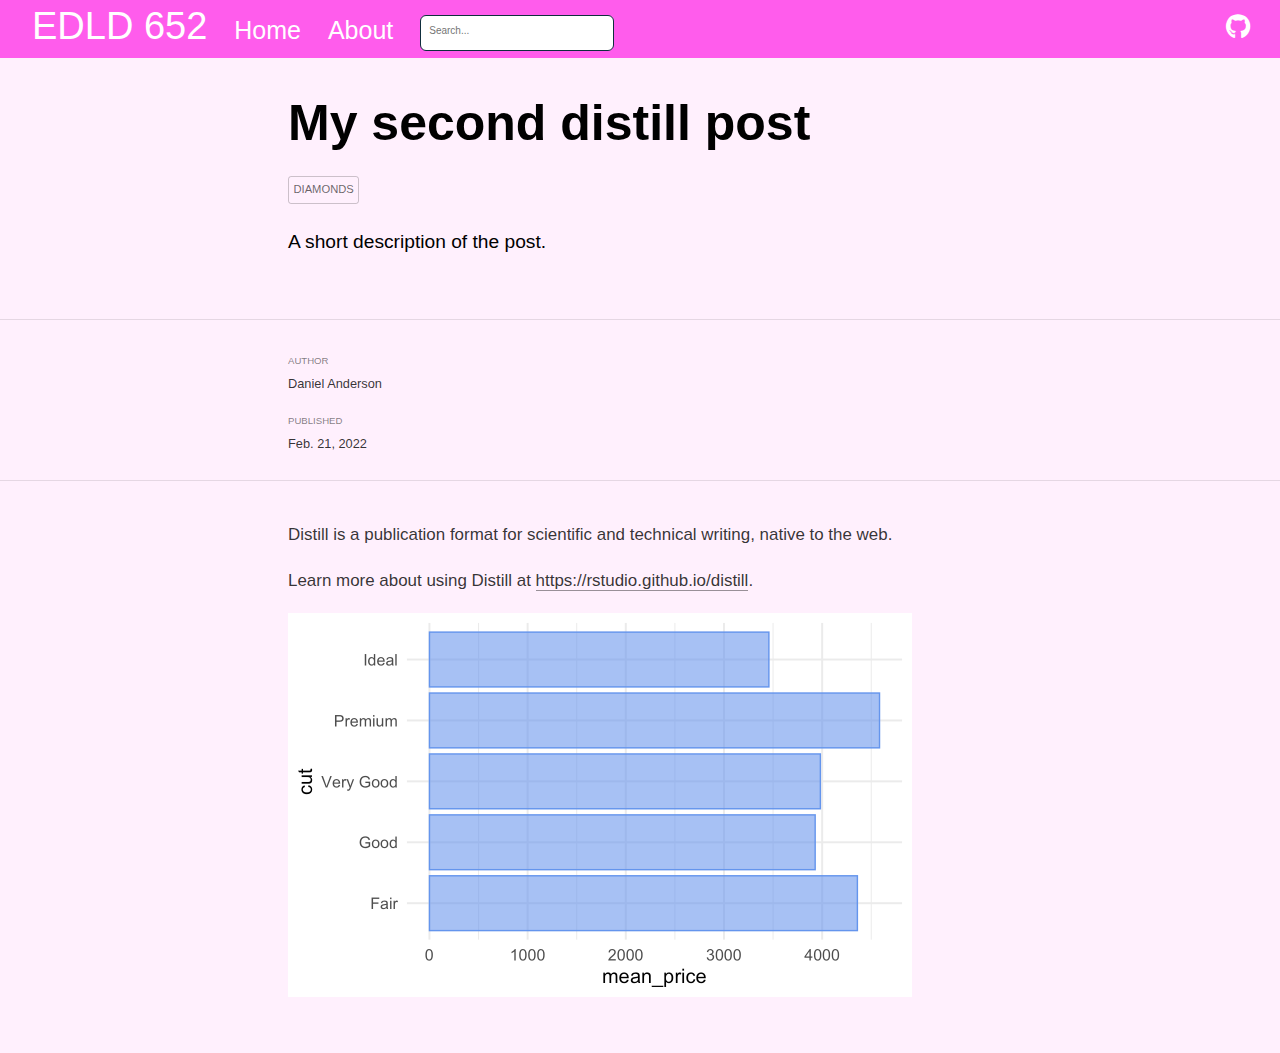
<file: docs/posts/2022-02-21-my-second-distill-post/index.html>
<!DOCTYPE html>

<html xmlns="http://www.w3.org/1999/xhtml" lang="" xml:lang="">

<head>
  <meta charset="utf-8"/>
  <meta name="viewport" content="width=device-width, initial-scale=1"/>
  <meta http-equiv="X-UA-Compatible" content="IE=Edge,chrome=1"/>
  <meta name="generator" content="distill" />

  <style type="text/css">
  /* Hide doc at startup (prevent jankiness while JS renders/transforms) */
  body {
    visibility: hidden;
  }
  </style>

 <!--radix_placeholder_import_source-->
 <!--/radix_placeholder_import_source-->

<style type="text/css">code{white-space: pre;}</style>
<style type="text/css" data-origin="pandoc">
pre > code.sourceCode { white-space: pre; position: relative; }
pre > code.sourceCode > span { display: inline-block; line-height: 1.25; }
pre > code.sourceCode > span:empty { height: 1.2em; }
.sourceCode { overflow: visible; }
code.sourceCode > span { color: inherit; text-decoration: inherit; }
div.sourceCode { margin: 1em 0; }
pre.sourceCode { margin: 0; }
@media screen {
div.sourceCode { overflow: auto; }
}
@media print {
pre > code.sourceCode { white-space: pre-wrap; }
pre > code.sourceCode > span { text-indent: -5em; padding-left: 5em; }
}
pre.numberSource code
  { counter-reset: source-line 0; }
pre.numberSource code > span
  { position: relative; left: -4em; counter-increment: source-line; }
pre.numberSource code > span > a:first-child::before
  { content: counter(source-line);
    position: relative; left: -1em; text-align: right; vertical-align: baseline;
    border: none; display: inline-block;
    -webkit-touch-callout: none; -webkit-user-select: none;
    -khtml-user-select: none; -moz-user-select: none;
    -ms-user-select: none; user-select: none;
    padding: 0 4px; width: 4em;
    color: #aaaaaa;
  }
pre.numberSource { margin-left: 3em; border-left: 1px solid #aaaaaa;  padding-left: 4px; }
div.sourceCode
  {   }
@media screen {
pre > code.sourceCode > span > a:first-child::before { text-decoration: underline; }
}
code span.al { color: #ad0000; } /* Alert */
code span.an { color: #5e5e5e; } /* Annotation */
code span.at { } /* Attribute */
code span.bn { color: #ad0000; } /* BaseN */
code span.bu { } /* BuiltIn */
code span.cf { color: #007ba5; } /* ControlFlow */
code span.ch { color: #20794d; } /* Char */
code span.cn { color: #8f5902; } /* Constant */
code span.co { color: #5e5e5e; } /* Comment */
code span.cv { color: #5e5e5e; font-style: italic; } /* CommentVar */
code span.do { color: #5e5e5e; font-style: italic; } /* Documentation */
code span.dt { color: #ad0000; } /* DataType */
code span.dv { color: #ad0000; } /* DecVal */
code span.er { color: #ad0000; } /* Error */
code span.ex { } /* Extension */
code span.fl { color: #ad0000; } /* Float */
code span.fu { color: #4758ab; } /* Function */
code span.im { } /* Import */
code span.in { color: #5e5e5e; } /* Information */
code span.kw { color: #007ba5; } /* Keyword */
code span.op { color: #5e5e5e; } /* Operator */
code span.ot { color: #007ba5; } /* Other */
code span.pp { color: #ad0000; } /* Preprocessor */
code span.sc { color: #5e5e5e; } /* SpecialChar */
code span.ss { color: #20794d; } /* SpecialString */
code span.st { color: #20794d; } /* String */
code span.va { color: #111111; } /* Variable */
code span.vs { color: #20794d; } /* VerbatimString */
code span.wa { color: #5e5e5e; font-style: italic; } /* Warning */
</style>


  <!--radix_placeholder_meta_tags-->
<title>EDLD 652: My second distill post</title>

<meta property="description" itemprop="description" content="A short description of the post."/>


<!--  https://schema.org/Article -->
<meta property="article:published" itemprop="datePublished" content="2022-02-21"/>
<meta property="article:created" itemprop="dateCreated" content="2022-02-21"/>
<meta name="article:author" content="Daniel Anderson"/>

<!--  https://developers.facebook.com/docs/sharing/webmasters#markup -->
<meta property="og:title" content="EDLD 652: My second distill post"/>
<meta property="og:type" content="article"/>
<meta property="og:description" content="A short description of the post."/>
<meta property="og:locale" content="en_US"/>
<meta property="og:site_name" content="EDLD 652"/>

<!--  https://dev.twitter.com/cards/types/summary -->
<meta property="twitter:card" content="summary"/>
<meta property="twitter:title" content="EDLD 652: My second distill post"/>
<meta property="twitter:description" content="A short description of the post."/>

<!--/radix_placeholder_meta_tags-->
  <!--radix_placeholder_rmarkdown_metadata-->

<script type="text/json" id="radix-rmarkdown-metadata">
{"type":"list","attributes":{"names":{"type":"character","attributes":{},"value":["title","description","categories","author","date","output"]}},"value":[{"type":"character","attributes":{},"value":["My second distill post"]},{"type":"character","attributes":{},"value":["A short description of the post."]},{"type":"character","attributes":{},"value":["diamonds"]},{"type":"list","attributes":{},"value":[{"type":"list","attributes":{"names":{"type":"character","attributes":{},"value":["name","url"]}},"value":[{"type":"character","attributes":{},"value":["Daniel Anderson"]},{"type":"character","attributes":{},"value":["https://www.datalorax.com"]}]}]},{"type":"character","attributes":{},"value":["2022-02-21"]},{"type":"list","attributes":{"names":{"type":"character","attributes":{},"value":["distill::distill_article"]}},"value":[{"type":"list","attributes":{"names":{"type":"character","attributes":{},"value":["self_contained"]}},"value":[{"type":"logical","attributes":{},"value":[false]}]}]}]}
</script>
<!--/radix_placeholder_rmarkdown_metadata-->
  
  <script type="text/json" id="radix-resource-manifest">
  {"type":"character","attributes":{},"value":["my-second-distill-post_files/anchor-4.2.2/anchor.min.js","my-second-distill-post_files/bowser-1.9.3/bowser.min.js","my-second-distill-post_files/distill-2.2.21/template.v2.js","my-second-distill-post_files/figure-html5/unnamed-chunk-1-1.png","my-second-distill-post_files/header-attrs-2.11/header-attrs.js","my-second-distill-post_files/jquery-3.6.0/jquery-3.6.0.js","my-second-distill-post_files/jquery-3.6.0/jquery-3.6.0.min.js","my-second-distill-post_files/jquery-3.6.0/jquery-3.6.0.min.map","my-second-distill-post_files/popper-2.6.0/popper.min.js","my-second-distill-post_files/tippy-6.2.7/tippy-bundle.umd.min.js","my-second-distill-post_files/tippy-6.2.7/tippy-light-border.css","my-second-distill-post_files/tippy-6.2.7/tippy.css","my-second-distill-post_files/tippy-6.2.7/tippy.umd.min.js","my-second-distill-post_files/webcomponents-2.0.0/webcomponents.js"]}
  </script>
  <!--radix_placeholder_navigation_in_header-->
<meta name="distill:offset" content="../.."/>

<script type="application/javascript">

  window.headroom_prevent_pin = false;

  window.document.addEventListener("DOMContentLoaded", function (event) {

    // initialize headroom for banner
    var header = $('header').get(0);
    var headerHeight = header.offsetHeight;
    var headroom = new Headroom(header, {
      tolerance: 5,
      onPin : function() {
        if (window.headroom_prevent_pin) {
          window.headroom_prevent_pin = false;
          headroom.unpin();
        }
      }
    });
    headroom.init();
    if(window.location.hash)
      headroom.unpin();
    $(header).addClass('headroom--transition');

    // offset scroll location for banner on hash change
    // (see: https://github.com/WickyNilliams/headroom.js/issues/38)
    window.addEventListener("hashchange", function(event) {
      window.scrollTo(0, window.pageYOffset - (headerHeight + 25));
    });

    // responsive menu
    $('.distill-site-header').each(function(i, val) {
      var topnav = $(this);
      var toggle = topnav.find('.nav-toggle');
      toggle.on('click', function() {
        topnav.toggleClass('responsive');
      });
    });

    // nav dropdowns
    $('.nav-dropbtn').click(function(e) {
      $(this).next('.nav-dropdown-content').toggleClass('nav-dropdown-active');
      $(this).parent().siblings('.nav-dropdown')
         .children('.nav-dropdown-content').removeClass('nav-dropdown-active');
    });
    $("body").click(function(e){
      $('.nav-dropdown-content').removeClass('nav-dropdown-active');
    });
    $(".nav-dropdown").click(function(e){
      e.stopPropagation();
    });
  });
</script>

<style type="text/css">

/* Theme (user-documented overrideables for nav appearance) */

.distill-site-nav {
  color: rgba(255, 255, 255, 0.8);
  background-color: #0F2E3D;
  font-size: 15px;
  font-weight: 300;
}

.distill-site-nav a {
  color: inherit;
  text-decoration: none;
}

.distill-site-nav a:hover {
  color: white;
}

@media print {
  .distill-site-nav {
    display: none;
  }
}

.distill-site-header {

}

.distill-site-footer {

}


/* Site Header */

.distill-site-header {
  width: 100%;
  box-sizing: border-box;
  z-index: 3;
}

.distill-site-header .nav-left {
  display: inline-block;
  margin-left: 8px;
}

@media screen and (max-width: 768px) {
  .distill-site-header .nav-left {
    margin-left: 0;
  }
}


.distill-site-header .nav-right {
  float: right;
  margin-right: 8px;
}

.distill-site-header a,
.distill-site-header .title {
  display: inline-block;
  text-align: center;
  padding: 14px 10px 14px 10px;
}

.distill-site-header .title {
  font-size: 18px;
  min-width: 150px;
}

.distill-site-header .logo {
  padding: 0;
}

.distill-site-header .logo img {
  display: none;
  max-height: 20px;
  width: auto;
  margin-bottom: -4px;
}

.distill-site-header .nav-image img {
  max-height: 18px;
  width: auto;
  display: inline-block;
  margin-bottom: -3px;
}



@media screen and (min-width: 1000px) {
  .distill-site-header .logo img {
    display: inline-block;
  }
  .distill-site-header .nav-left {
    margin-left: 20px;
  }
  .distill-site-header .nav-right {
    margin-right: 20px;
  }
  .distill-site-header .title {
    padding-left: 12px;
  }
}


.distill-site-header .nav-toggle {
  display: none;
}

.nav-dropdown {
  display: inline-block;
  position: relative;
}

.nav-dropdown .nav-dropbtn {
  border: none;
  outline: none;
  color: rgba(255, 255, 255, 0.8);
  padding: 16px 10px;
  background-color: transparent;
  font-family: inherit;
  font-size: inherit;
  font-weight: inherit;
  margin: 0;
  margin-top: 1px;
  z-index: 2;
}

.nav-dropdown-content {
  display: none;
  position: absolute;
  background-color: white;
  min-width: 200px;
  border: 1px solid rgba(0,0,0,0.15);
  border-radius: 4px;
  box-shadow: 0px 8px 16px 0px rgba(0,0,0,0.1);
  z-index: 1;
  margin-top: 2px;
  white-space: nowrap;
  padding-top: 4px;
  padding-bottom: 4px;
}

.nav-dropdown-content hr {
  margin-top: 4px;
  margin-bottom: 4px;
  border: none;
  border-bottom: 1px solid rgba(0, 0, 0, 0.1);
}

.nav-dropdown-active {
  display: block;
}

.nav-dropdown-content a, .nav-dropdown-content .nav-dropdown-header {
  color: black;
  padding: 6px 24px;
  text-decoration: none;
  display: block;
  text-align: left;
}

.nav-dropdown-content .nav-dropdown-header {
  display: block;
  padding: 5px 24px;
  padding-bottom: 0;
  text-transform: uppercase;
  font-size: 14px;
  color: #999999;
  white-space: nowrap;
}

.nav-dropdown:hover .nav-dropbtn {
  color: white;
}

.nav-dropdown-content a:hover {
  background-color: #ddd;
  color: black;
}

.nav-right .nav-dropdown-content {
  margin-left: -45%;
  right: 0;
}

@media screen and (max-width: 768px) {
  .distill-site-header a, .distill-site-header .nav-dropdown  {display: none;}
  .distill-site-header a.nav-toggle {
    float: right;
    display: block;
  }
  .distill-site-header .title {
    margin-left: 0;
  }
  .distill-site-header .nav-right {
    margin-right: 0;
  }
  .distill-site-header {
    overflow: hidden;
  }
  .nav-right .nav-dropdown-content {
    margin-left: 0;
  }
}


@media screen and (max-width: 768px) {
  .distill-site-header.responsive {position: relative; min-height: 500px; }
  .distill-site-header.responsive a.nav-toggle {
    position: absolute;
    right: 0;
    top: 0;
  }
  .distill-site-header.responsive a,
  .distill-site-header.responsive .nav-dropdown {
    display: block;
    text-align: left;
  }
  .distill-site-header.responsive .nav-left,
  .distill-site-header.responsive .nav-right {
    width: 100%;
  }
  .distill-site-header.responsive .nav-dropdown {float: none;}
  .distill-site-header.responsive .nav-dropdown-content {position: relative;}
  .distill-site-header.responsive .nav-dropdown .nav-dropbtn {
    display: block;
    width: 100%;
    text-align: left;
  }
}

/* Site Footer */

.distill-site-footer {
  width: 100%;
  overflow: hidden;
  box-sizing: border-box;
  z-index: 3;
  margin-top: 30px;
  padding-top: 30px;
  padding-bottom: 30px;
  text-align: center;
}

/* Headroom */

d-title {
  padding-top: 6rem;
}

@media print {
  d-title {
    padding-top: 4rem;
  }
}

.headroom {
  z-index: 1000;
  position: fixed;
  top: 0;
  left: 0;
  right: 0;
}

.headroom--transition {
  transition: all .4s ease-in-out;
}

.headroom--unpinned {
  top: -100px;
}

.headroom--pinned {
  top: 0;
}

/* adjust viewport for navbar height */
/* helps vertically center bootstrap (non-distill) content */
.min-vh-100 {
  min-height: calc(100vh - 100px) !important;
}

</style>

<script src="../../site_libs/jquery-3.6.0/jquery-3.6.0.min.js"></script>
<link href="../../site_libs/font-awesome-5.1.0/css/all.css" rel="stylesheet"/>
<link href="../../site_libs/font-awesome-5.1.0/css/v4-shims.css" rel="stylesheet"/>
<script src="../../site_libs/headroom-0.9.4/headroom.min.js"></script>
<script src="../../site_libs/autocomplete-0.37.1/autocomplete.min.js"></script>
<script src="../../site_libs/fuse-6.4.1/fuse.min.js"></script>

<script type="application/javascript">

function getMeta(metaName) {
  var metas = document.getElementsByTagName('meta');
  for (let i = 0; i < metas.length; i++) {
    if (metas[i].getAttribute('name') === metaName) {
      return metas[i].getAttribute('content');
    }
  }
  return '';
}

function offsetURL(url) {
  var offset = getMeta('distill:offset');
  return offset ? offset + '/' + url : url;
}

function createFuseIndex() {

  // create fuse index
  var options = {
    keys: [
      { name: 'title', weight: 20 },
      { name: 'categories', weight: 15 },
      { name: 'description', weight: 10 },
      { name: 'contents', weight: 5 },
    ],
    ignoreLocation: true,
    threshold: 0
  };
  var fuse = new window.Fuse([], options);

  // fetch the main search.json
  return fetch(offsetURL('search.json'))
    .then(function(response) {
      if (response.status == 200) {
        return response.json().then(function(json) {
          // index main articles
          json.articles.forEach(function(article) {
            fuse.add(article);
          });
          // download collections and index their articles
          return Promise.all(json.collections.map(function(collection) {
            return fetch(offsetURL(collection)).then(function(response) {
              if (response.status === 200) {
                return response.json().then(function(articles) {
                  articles.forEach(function(article) {
                    fuse.add(article);
                  });
                })
              } else {
                return Promise.reject(
                  new Error('Unexpected status from search index request: ' +
                            response.status)
                );
              }
            });
          })).then(function() {
            return fuse;
          });
        });

      } else {
        return Promise.reject(
          new Error('Unexpected status from search index request: ' +
                      response.status)
        );
      }
    });
}

window.document.addEventListener("DOMContentLoaded", function (event) {

  // get search element (bail if we don't have one)
  var searchEl = window.document.getElementById('distill-search');
  if (!searchEl)
    return;

  createFuseIndex()
    .then(function(fuse) {

      // make search box visible
      searchEl.classList.remove('hidden');

      // initialize autocomplete
      var options = {
        autoselect: true,
        hint: false,
        minLength: 2,
      };
      window.autocomplete(searchEl, options, [{
        source: function(query, callback) {
          const searchOptions = {
            isCaseSensitive: false,
            shouldSort: true,
            minMatchCharLength: 2,
            limit: 10,
          };
          var results = fuse.search(query, searchOptions);
          callback(results
            .map(function(result) { return result.item; })
          );
        },
        templates: {
          suggestion: function(suggestion) {
            var img = suggestion.preview && Object.keys(suggestion.preview).length > 0
              ? `<img src="${offsetURL(suggestion.preview)}"</img>`
              : '';
            var html = `
              <div class="search-item">
                <h3>${suggestion.title}</h3>
                <div class="search-item-description">
                  ${suggestion.description || ''}
                </div>
                <div class="search-item-preview">
                  ${img}
                </div>
              </div>
            `;
            return html;
          }
        }
      }]).on('autocomplete:selected', function(event, suggestion) {
        window.location.href = offsetURL(suggestion.path);
      });
      // remove inline display style on autocompleter (we want to
      // manage responsive display via css)
      $('.algolia-autocomplete').css("display", "");
    })
    .catch(function(error) {
      console.log(error);
    });

});

</script>

<style type="text/css">

.nav-search {
  font-size: x-small;
}

/* Algolioa Autocomplete */

.algolia-autocomplete {
  display: inline-block;
  margin-left: 10px;
  vertical-align: sub;
  background-color: white;
  color: black;
  padding: 6px;
  padding-top: 8px;
  padding-bottom: 0;
  border-radius: 6px;
  border: 1px #0F2E3D solid;
  width: 180px;
}


@media screen and (max-width: 768px) {
  .distill-site-nav .algolia-autocomplete {
    display: none;
    visibility: hidden;
  }
  .distill-site-nav.responsive .algolia-autocomplete {
    display: inline-block;
    visibility: visible;
  }
  .distill-site-nav.responsive .algolia-autocomplete .aa-dropdown-menu {
    margin-left: 0;
    width: 400px;
    max-height: 400px;
  }
}

.algolia-autocomplete .aa-input, .algolia-autocomplete .aa-hint {
  width: 90%;
  outline: none;
  border: none;
}

.algolia-autocomplete .aa-hint {
  color: #999;
}
.algolia-autocomplete .aa-dropdown-menu {
  width: 550px;
  max-height: 70vh;
  overflow-x: visible;
  overflow-y: scroll;
  padding: 5px;
  margin-top: 3px;
  margin-left: -150px;
  background-color: #fff;
  border-radius: 5px;
  border: 1px solid #999;
  border-top: none;
}

.algolia-autocomplete .aa-dropdown-menu .aa-suggestion {
  cursor: pointer;
  padding: 5px 4px;
  border-bottom: 1px solid #eee;
}

.algolia-autocomplete .aa-dropdown-menu .aa-suggestion:last-of-type {
  border-bottom: none;
  margin-bottom: 2px;
}

.algolia-autocomplete .aa-dropdown-menu .aa-suggestion .search-item {
  overflow: hidden;
  font-size: 0.8em;
  line-height: 1.4em;
}

.algolia-autocomplete .aa-dropdown-menu .aa-suggestion .search-item h3 {
  font-size: 1rem;
  margin-block-start: 0;
  margin-block-end: 5px;
}

.algolia-autocomplete .aa-dropdown-menu .aa-suggestion .search-item-description {
  display: inline-block;
  overflow: hidden;
  height: 2.8em;
  width: 80%;
  margin-right: 4%;
}

.algolia-autocomplete .aa-dropdown-menu .aa-suggestion .search-item-preview {
  display: inline-block;
  width: 15%;
}

.algolia-autocomplete .aa-dropdown-menu .aa-suggestion .search-item-preview img {
  height: 3em;
  width: auto;
  display: none;
}

.algolia-autocomplete .aa-dropdown-menu .aa-suggestion .search-item-preview img[src] {
  display: initial;
}

.algolia-autocomplete .aa-dropdown-menu .aa-suggestion.aa-cursor {
  background-color: #eee;
}
.algolia-autocomplete .aa-dropdown-menu .aa-suggestion em {
  font-weight: bold;
  font-style: normal;
}

</style>


<!--/radix_placeholder_navigation_in_header-->
  <!--radix_placeholder_distill-->

<style type="text/css">

body {
  background-color: white;
}

.pandoc-table {
  width: 100%;
}

.pandoc-table>caption {
  margin-bottom: 10px;
}

.pandoc-table th:not([align]) {
  text-align: left;
}

.pagedtable-footer {
  font-size: 15px;
}

d-byline .byline {
  grid-template-columns: 2fr 2fr;
}

d-byline .byline h3 {
  margin-block-start: 1.5em;
}

d-byline .byline .authors-affiliations h3 {
  margin-block-start: 0.5em;
}

.authors-affiliations .orcid-id {
  width: 16px;
  height:16px;
  margin-left: 4px;
  margin-right: 4px;
  vertical-align: middle;
  padding-bottom: 2px;
}

d-title .dt-tags {
  margin-top: 1em;
  grid-column: text;
}

.dt-tags .dt-tag {
  text-decoration: none;
  display: inline-block;
  color: rgba(0,0,0,0.6);
  padding: 0em 0.4em;
  margin-right: 0.5em;
  margin-bottom: 0.4em;
  font-size: 70%;
  border: 1px solid rgba(0,0,0,0.2);
  border-radius: 3px;
  text-transform: uppercase;
  font-weight: 500;
}

d-article table.gt_table td,
d-article table.gt_table th {
  border-bottom: none;
}

.html-widget {
  margin-bottom: 2.0em;
}

.l-screen-inset {
  padding-right: 16px;
}

.l-screen .caption {
  margin-left: 10px;
}

.shaded {
  background: rgb(247, 247, 247);
  padding-top: 20px;
  padding-bottom: 20px;
  border-top: 1px solid rgba(0, 0, 0, 0.1);
  border-bottom: 1px solid rgba(0, 0, 0, 0.1);
}

.shaded .html-widget {
  margin-bottom: 0;
  border: 1px solid rgba(0, 0, 0, 0.1);
}

.shaded .shaded-content {
  background: white;
}

.text-output {
  margin-top: 0;
  line-height: 1.5em;
}

.hidden {
  display: none !important;
}

d-article {
  padding-top: 2.5rem;
  padding-bottom: 30px;
}

d-appendix {
  padding-top: 30px;
}

d-article>p>img {
  width: 100%;
}

d-article h2 {
  margin: 1rem 0 1.5rem 0;
}

d-article h3 {
  margin-top: 1.5rem;
}

d-article iframe {
  border: 1px solid rgba(0, 0, 0, 0.1);
  margin-bottom: 2.0em;
  width: 100%;
}

/* Tweak code blocks */

d-article div.sourceCode code,
d-article pre code {
  font-family: Consolas, Monaco, 'Andale Mono', 'Ubuntu Mono', monospace;
}

d-article pre,
d-article div.sourceCode,
d-article div.sourceCode pre {
  overflow: auto;
}

d-article div.sourceCode {
  background-color: white;
}

d-article div.sourceCode pre {
  padding-left: 10px;
  font-size: 12px;
  border-left: 2px solid rgba(0,0,0,0.1);
}

d-article pre {
  font-size: 12px;
  color: black;
  background: none;
  margin-top: 0;
  text-align: left;
  white-space: pre;
  word-spacing: normal;
  word-break: normal;
  word-wrap: normal;
  line-height: 1.5;

  -moz-tab-size: 4;
  -o-tab-size: 4;
  tab-size: 4;

  -webkit-hyphens: none;
  -moz-hyphens: none;
  -ms-hyphens: none;
  hyphens: none;
}

d-article pre a {
  border-bottom: none;
}

d-article pre a:hover {
  border-bottom: none;
  text-decoration: underline;
}

d-article details {
  grid-column: text;
  margin-bottom: 0.8em;
}

@media(min-width: 768px) {

d-article pre,
d-article div.sourceCode,
d-article div.sourceCode pre {
  overflow: visible !important;
}

d-article div.sourceCode pre {
  padding-left: 18px;
  font-size: 14px;
}

d-article pre {
  font-size: 14px;
}

}

figure img.external {
  background: white;
  border: 1px solid rgba(0, 0, 0, 0.1);
  box-shadow: 0 1px 8px rgba(0, 0, 0, 0.1);
  padding: 18px;
  box-sizing: border-box;
}

/* CSS for d-contents */

.d-contents {
  grid-column: text;
  color: rgba(0,0,0,0.8);
  font-size: 0.9em;
  padding-bottom: 1em;
  margin-bottom: 1em;
  padding-bottom: 0.5em;
  margin-bottom: 1em;
  padding-left: 0.25em;
  justify-self: start;
}

@media(min-width: 1000px) {
  .d-contents.d-contents-float {
    height: 0;
    grid-column-start: 1;
    grid-column-end: 4;
    justify-self: center;
    padding-right: 3em;
    padding-left: 2em;
  }
}

.d-contents nav h3 {
  font-size: 18px;
  margin-top: 0;
  margin-bottom: 1em;
}

.d-contents li {
  list-style-type: none
}

.d-contents nav > ul {
  padding-left: 0;
}

.d-contents ul {
  padding-left: 1em
}

.d-contents nav ul li {
  margin-top: 0.6em;
  margin-bottom: 0.2em;
}

.d-contents nav a {
  font-size: 13px;
  border-bottom: none;
  text-decoration: none
  color: rgba(0, 0, 0, 0.8);
}

.d-contents nav a:hover {
  text-decoration: underline solid rgba(0, 0, 0, 0.6)
}

.d-contents nav > ul > li > a {
  font-weight: 600;
}

.d-contents nav > ul > li > ul {
  font-weight: inherit;
}

.d-contents nav > ul > li > ul > li {
  margin-top: 0.2em;
}


.d-contents nav ul {
  margin-top: 0;
  margin-bottom: 0.25em;
}

.d-article-with-toc h2:nth-child(2) {
  margin-top: 0;
}


/* Figure */

.figure {
  position: relative;
  margin-bottom: 2.5em;
  margin-top: 1.5em;
}

.figure img {
  width: 100%;
}

.figure .caption {
  color: rgba(0, 0, 0, 0.6);
  font-size: 12px;
  line-height: 1.5em;
}

.figure img.external {
  background: white;
  border: 1px solid rgba(0, 0, 0, 0.1);
  box-shadow: 0 1px 8px rgba(0, 0, 0, 0.1);
  padding: 18px;
  box-sizing: border-box;
}

.figure .caption a {
  color: rgba(0, 0, 0, 0.6);
}

.figure .caption b,
.figure .caption strong, {
  font-weight: 600;
  color: rgba(0, 0, 0, 1.0);
}

/* Citations */

d-article .citation {
  color: inherit;
  cursor: inherit;
}

div.hanging-indent{
  margin-left: 1em; text-indent: -1em;
}

/* Citation hover box */

.tippy-box[data-theme~=light-border] {
  background-color: rgba(250, 250, 250, 0.95);
}

.tippy-content > p {
  margin-bottom: 0;
  padding: 2px;
}


/* Tweak 1000px media break to show more text */

@media(min-width: 1000px) {
  .base-grid,
  distill-header,
  d-title,
  d-abstract,
  d-article,
  d-appendix,
  distill-appendix,
  d-byline,
  d-footnote-list,
  d-citation-list,
  distill-footer {
    grid-template-columns: [screen-start] 1fr [page-start kicker-start] 80px [middle-start] 50px [text-start kicker-end] 65px 65px 65px 65px 65px 65px 65px 65px [text-end gutter-start] 65px [middle-end] 65px [page-end gutter-end] 1fr [screen-end];
    grid-column-gap: 16px;
  }

  .grid {
    grid-column-gap: 16px;
  }

  d-article {
    font-size: 1.06rem;
    line-height: 1.7em;
  }
  figure .caption, .figure .caption, figure figcaption {
    font-size: 13px;
  }
}

@media(min-width: 1180px) {
  .base-grid,
  distill-header,
  d-title,
  d-abstract,
  d-article,
  d-appendix,
  distill-appendix,
  d-byline,
  d-footnote-list,
  d-citation-list,
  distill-footer {
    grid-template-columns: [screen-start] 1fr [page-start kicker-start] 60px [middle-start] 60px [text-start kicker-end] 60px 60px 60px 60px 60px 60px 60px 60px [text-end gutter-start] 60px [middle-end] 60px [page-end gutter-end] 1fr [screen-end];
    grid-column-gap: 32px;
  }

  .grid {
    grid-column-gap: 32px;
  }
}


/* Get the citation styles for the appendix (not auto-injected on render since
   we do our own rendering of the citation appendix) */

d-appendix .citation-appendix,
.d-appendix .citation-appendix {
  font-size: 11px;
  line-height: 15px;
  border-left: 1px solid rgba(0, 0, 0, 0.1);
  padding-left: 18px;
  border: 1px solid rgba(0,0,0,0.1);
  background: rgba(0, 0, 0, 0.02);
  padding: 10px 18px;
  border-radius: 3px;
  color: rgba(150, 150, 150, 1);
  overflow: hidden;
  margin-top: -12px;
  white-space: pre-wrap;
  word-wrap: break-word;
}

/* Include appendix styles here so they can be overridden */

d-appendix {
  contain: layout style;
  font-size: 0.8em;
  line-height: 1.7em;
  margin-top: 60px;
  margin-bottom: 0;
  border-top: 1px solid rgba(0, 0, 0, 0.1);
  color: rgba(0,0,0,0.5);
  padding-top: 60px;
  padding-bottom: 48px;
}

d-appendix h3 {
  grid-column: page-start / text-start;
  font-size: 15px;
  font-weight: 500;
  margin-top: 1em;
  margin-bottom: 0;
  color: rgba(0,0,0,0.65);
}

d-appendix h3 + * {
  margin-top: 1em;
}

d-appendix ol {
  padding: 0 0 0 15px;
}

@media (min-width: 768px) {
  d-appendix ol {
    padding: 0 0 0 30px;
    margin-left: -30px;
  }
}

d-appendix li {
  margin-bottom: 1em;
}

d-appendix a {
  color: rgba(0, 0, 0, 0.6);
}

d-appendix > * {
  grid-column: text;
}

d-appendix > d-footnote-list,
d-appendix > d-citation-list,
d-appendix > distill-appendix {
  grid-column: screen;
}

/* Include footnote styles here so they can be overridden */

d-footnote-list {
  contain: layout style;
}

d-footnote-list > * {
  grid-column: text;
}

d-footnote-list a.footnote-backlink {
  color: rgba(0,0,0,0.3);
  padding-left: 0.5em;
}



/* Anchor.js */

.anchorjs-link {
  /*transition: all .25s linear; */
  text-decoration: none;
  border-bottom: none;
}
*:hover > .anchorjs-link {
  margin-left: -1.125em !important;
  text-decoration: none;
  border-bottom: none;
}

/* Social footer */

.social_footer {
  margin-top: 30px;
  margin-bottom: 0;
  color: rgba(0,0,0,0.67);
}

.disqus-comments {
  margin-right: 30px;
}

.disqus-comment-count {
  border-bottom: 1px solid rgba(0, 0, 0, 0.4);
  cursor: pointer;
}

#disqus_thread {
  margin-top: 30px;
}

.article-sharing a {
  border-bottom: none;
  margin-right: 8px;
}

.article-sharing a:hover {
  border-bottom: none;
}

.sidebar-section.subscribe {
  font-size: 12px;
  line-height: 1.6em;
}

.subscribe p {
  margin-bottom: 0.5em;
}


.article-footer .subscribe {
  font-size: 15px;
  margin-top: 45px;
}


.sidebar-section.custom {
  font-size: 12px;
  line-height: 1.6em;
}

.custom p {
  margin-bottom: 0.5em;
}

/* Styles for listing layout (hide title) */
.layout-listing d-title, .layout-listing .d-title {
  display: none;
}

/* Styles for posts lists (not auto-injected) */


.posts-with-sidebar {
  padding-left: 45px;
  padding-right: 45px;
}

.posts-list .description h2,
.posts-list .description p {
  font-family: -apple-system, BlinkMacSystemFont, "Segoe UI", Roboto, Oxygen, Ubuntu, Cantarell, "Fira Sans", "Droid Sans", "Helvetica Neue", Arial, sans-serif;
}

.posts-list .description h2 {
  font-weight: 700;
  border-bottom: none;
  padding-bottom: 0;
}

.posts-list h2.post-tag {
  border-bottom: 1px solid rgba(0, 0, 0, 0.2);
  padding-bottom: 12px;
}
.posts-list {
  margin-top: 60px;
  margin-bottom: 24px;
}

.posts-list .post-preview {
  text-decoration: none;
  overflow: hidden;
  display: block;
  border-bottom: 1px solid rgba(0, 0, 0, 0.1);
  padding: 24px 0;
}

.post-preview-last {
  border-bottom: none !important;
}

.posts-list .posts-list-caption {
  grid-column: screen;
  font-weight: 400;
}

.posts-list .post-preview h2 {
  margin: 0 0 6px 0;
  line-height: 1.2em;
  font-style: normal;
  font-size: 24px;
}

.posts-list .post-preview p {
  margin: 0 0 12px 0;
  line-height: 1.4em;
  font-size: 16px;
}

.posts-list .post-preview .thumbnail {
  box-sizing: border-box;
  margin-bottom: 24px;
  position: relative;
  max-width: 500px;
}
.posts-list .post-preview img {
  width: 100%;
  display: block;
}

.posts-list .metadata {
  font-size: 12px;
  line-height: 1.4em;
  margin-bottom: 18px;
}

.posts-list .metadata > * {
  display: inline-block;
}

.posts-list .metadata .publishedDate {
  margin-right: 2em;
}

.posts-list .metadata .dt-authors {
  display: block;
  margin-top: 0.3em;
  margin-right: 2em;
}

.posts-list .dt-tags {
  display: block;
  line-height: 1em;
}

.posts-list .dt-tags .dt-tag {
  display: inline-block;
  color: rgba(0,0,0,0.6);
  padding: 0.3em 0.4em;
  margin-right: 0.2em;
  margin-bottom: 0.4em;
  font-size: 60%;
  border: 1px solid rgba(0,0,0,0.2);
  border-radius: 3px;
  text-transform: uppercase;
  font-weight: 500;
}

.posts-list img {
  opacity: 1;
}

.posts-list img[data-src] {
  opacity: 0;
}

.posts-more {
  clear: both;
}


.posts-sidebar {
  font-size: 16px;
}

.posts-sidebar h3 {
  font-size: 16px;
  margin-top: 0;
  margin-bottom: 0.5em;
  font-weight: 400;
  text-transform: uppercase;
}

.sidebar-section {
  margin-bottom: 30px;
}

.categories ul {
  list-style-type: none;
  margin: 0;
  padding: 0;
}

.categories li {
  color: rgba(0, 0, 0, 0.8);
  margin-bottom: 0;
}

.categories li>a {
  border-bottom: none;
}

.categories li>a:hover {
  border-bottom: 1px solid rgba(0, 0, 0, 0.4);
}

.categories .active {
  font-weight: 600;
}

.categories .category-count {
  color: rgba(0, 0, 0, 0.4);
}


@media(min-width: 768px) {
  .posts-list .post-preview h2 {
    font-size: 26px;
  }
  .posts-list .post-preview .thumbnail {
    float: right;
    width: 30%;
    margin-bottom: 0;
  }
  .posts-list .post-preview .description {
    float: left;
    width: 45%;
  }
  .posts-list .post-preview .metadata {
    float: left;
    width: 20%;
    margin-top: 8px;
  }
  .posts-list .post-preview p {
    margin: 0 0 12px 0;
    line-height: 1.5em;
    font-size: 16px;
  }
  .posts-with-sidebar .posts-list {
    float: left;
    width: 75%;
  }
  .posts-with-sidebar .posts-sidebar {
    float: right;
    width: 20%;
    margin-top: 60px;
    padding-top: 24px;
    padding-bottom: 24px;
  }
}


/* Improve display for browsers without grid (IE/Edge <= 15) */

.downlevel {
  line-height: 1.6em;
  font-family: -apple-system, BlinkMacSystemFont, "Segoe UI", Roboto, Oxygen, Ubuntu, Cantarell, "Fira Sans", "Droid Sans", "Helvetica Neue", Arial, sans-serif;
  margin: 0;
}

.downlevel .d-title {
  padding-top: 6rem;
  padding-bottom: 1.5rem;
}

.downlevel .d-title h1 {
  font-size: 50px;
  font-weight: 700;
  line-height: 1.1em;
  margin: 0 0 0.5rem;
}

.downlevel .d-title p {
  font-weight: 300;
  font-size: 1.2rem;
  line-height: 1.55em;
  margin-top: 0;
}

.downlevel .d-byline {
  padding-top: 0.8em;
  padding-bottom: 0.8em;
  font-size: 0.8rem;
  line-height: 1.8em;
}

.downlevel .section-separator {
  border: none;
  border-top: 1px solid rgba(0, 0, 0, 0.1);
}

.downlevel .d-article {
  font-size: 1.06rem;
  line-height: 1.7em;
  padding-top: 1rem;
  padding-bottom: 2rem;
}


.downlevel .d-appendix {
  padding-left: 0;
  padding-right: 0;
  max-width: none;
  font-size: 0.8em;
  line-height: 1.7em;
  margin-bottom: 0;
  color: rgba(0,0,0,0.5);
  padding-top: 40px;
  padding-bottom: 48px;
}

.downlevel .footnotes ol {
  padding-left: 13px;
}

.downlevel .base-grid,
.downlevel .distill-header,
.downlevel .d-title,
.downlevel .d-abstract,
.downlevel .d-article,
.downlevel .d-appendix,
.downlevel .distill-appendix,
.downlevel .d-byline,
.downlevel .d-footnote-list,
.downlevel .d-citation-list,
.downlevel .distill-footer,
.downlevel .appendix-bottom,
.downlevel .posts-container {
  padding-left: 40px;
  padding-right: 40px;
}

@media(min-width: 768px) {
  .downlevel .base-grid,
  .downlevel .distill-header,
  .downlevel .d-title,
  .downlevel .d-abstract,
  .downlevel .d-article,
  .downlevel .d-appendix,
  .downlevel .distill-appendix,
  .downlevel .d-byline,
  .downlevel .d-footnote-list,
  .downlevel .d-citation-list,
  .downlevel .distill-footer,
  .downlevel .appendix-bottom,
  .downlevel .posts-container {
  padding-left: 150px;
  padding-right: 150px;
  max-width: 900px;
}
}

.downlevel pre code {
  display: block;
  border-left: 2px solid rgba(0, 0, 0, .1);
  padding: 0 0 0 20px;
  font-size: 14px;
}

.downlevel code, .downlevel pre {
  color: black;
  background: none;
  font-family: Consolas, Monaco, 'Andale Mono', 'Ubuntu Mono', monospace;
  text-align: left;
  white-space: pre;
  word-spacing: normal;
  word-break: normal;
  word-wrap: normal;
  line-height: 1.5;

  -moz-tab-size: 4;
  -o-tab-size: 4;
  tab-size: 4;

  -webkit-hyphens: none;
  -moz-hyphens: none;
  -ms-hyphens: none;
  hyphens: none;
}

.downlevel .posts-list .post-preview {
  color: inherit;
}



</style>

<script type="application/javascript">

function is_downlevel_browser() {
  if (bowser.isUnsupportedBrowser({ msie: "12", msedge: "16"},
                                 window.navigator.userAgent)) {
    return true;
  } else {
    return window.load_distill_framework === undefined;
  }
}

// show body when load is complete
function on_load_complete() {

  // add anchors
  if (window.anchors) {
    window.anchors.options.placement = 'left';
    window.anchors.add('d-article > h2, d-article > h3, d-article > h4, d-article > h5');
  }


  // set body to visible
  document.body.style.visibility = 'visible';

  // force redraw for leaflet widgets
  if (window.HTMLWidgets) {
    var maps = window.HTMLWidgets.findAll(".leaflet");
    $.each(maps, function(i, el) {
      var map = this.getMap();
      map.invalidateSize();
      map.eachLayer(function(layer) {
        if (layer instanceof L.TileLayer)
          layer.redraw();
      });
    });
  }

  // trigger 'shown' so htmlwidgets resize
  $('d-article').trigger('shown');
}

function init_distill() {

  init_common();

  // create front matter
  var front_matter = $('<d-front-matter></d-front-matter>');
  $('#distill-front-matter').wrap(front_matter);

  // create d-title
  $('.d-title').changeElementType('d-title');

  // create d-byline
  var byline = $('<d-byline></d-byline>');
  $('.d-byline').replaceWith(byline);

  // create d-article
  var article = $('<d-article></d-article>');
  $('.d-article').wrap(article).children().unwrap();

  // move posts container into article
  $('.posts-container').appendTo($('d-article'));

  // create d-appendix
  $('.d-appendix').changeElementType('d-appendix');

  // flag indicating that we have appendix items
  var appendix = $('.appendix-bottom').children('h3').length > 0;

  // replace footnotes with <d-footnote>
  $('.footnote-ref').each(function(i, val) {
    appendix = true;
    var href = $(this).attr('href');
    var id = href.replace('#', '');
    var fn = $('#' + id);
    var fn_p = $('#' + id + '>p');
    fn_p.find('.footnote-back').remove();
    var text = fn_p.html();
    var dtfn = $('<d-footnote></d-footnote>');
    dtfn.html(text);
    $(this).replaceWith(dtfn);
  });
  // remove footnotes
  $('.footnotes').remove();

  // move refs into #references-listing
  $('#references-listing').replaceWith($('#refs'));

  $('h1.appendix, h2.appendix').each(function(i, val) {
    $(this).changeElementType('h3');
  });
  $('h3.appendix').each(function(i, val) {
    var id = $(this).attr('id');
    $('.d-contents a[href="#' + id + '"]').parent().remove();
    appendix = true;
    $(this).nextUntil($('h1, h2, h3')).addBack().appendTo($('d-appendix'));
  });

  // show d-appendix if we have appendix content
  $("d-appendix").css('display', appendix ? 'grid' : 'none');

  // localize layout chunks to just output
  $('.layout-chunk').each(function(i, val) {

    // capture layout
    var layout = $(this).attr('data-layout');

    // apply layout to markdown level block elements
    var elements = $(this).children().not('details, div.sourceCode, pre, script');
    elements.each(function(i, el) {
      var layout_div = $('<div class="' + layout + '"></div>');
      if (layout_div.hasClass('shaded')) {
        var shaded_content = $('<div class="shaded-content"></div>');
        $(this).wrap(shaded_content);
        $(this).parent().wrap(layout_div);
      } else {
        $(this).wrap(layout_div);
      }
    });


    // unwrap the layout-chunk div
    $(this).children().unwrap();
  });

  // remove code block used to force  highlighting css
  $('.distill-force-highlighting-css').parent().remove();

  // remove empty line numbers inserted by pandoc when using a
  // custom syntax highlighting theme
  $('code.sourceCode a:empty').remove();

  // load distill framework
  load_distill_framework();

  // wait for window.distillRunlevel == 4 to do post processing
  function distill_post_process() {

    if (!window.distillRunlevel || window.distillRunlevel < 4)
      return;

    // hide author/affiliations entirely if we have no authors
    var front_matter = JSON.parse($("#distill-front-matter").html());
    var have_authors = front_matter.authors && front_matter.authors.length > 0;
    if (!have_authors)
      $('d-byline').addClass('hidden');

    // article with toc class
    $('.d-contents').parent().addClass('d-article-with-toc');

    // strip links that point to #
    $('.authors-affiliations').find('a[href="#"]').removeAttr('href');

    // add orcid ids
    $('.authors-affiliations').find('.author').each(function(i, el) {
      var orcid_id = front_matter.authors[i].orcidID;
      if (orcid_id) {
        var a = $('<a></a>');
        a.attr('href', 'https://orcid.org/' + orcid_id);
        var img = $('<img></img>');
        img.addClass('orcid-id');
        img.attr('alt', 'ORCID ID');
        img.attr('src','[data-uri]');
        a.append(img);
        $(this).append(a);
      }
    });

    // hide elements of author/affiliations grid that have no value
    function hide_byline_column(caption) {
      $('d-byline').find('h3:contains("' + caption + '")').parent().css('visibility', 'hidden');
    }

    // affiliations
    var have_affiliations = false;
    for (var i = 0; i<front_matter.authors.length; ++i) {
      var author = front_matter.authors[i];
      if (author.affiliation !== "&nbsp;") {
        have_affiliations = true;
        break;
      }
    }
    if (!have_affiliations)
      $('d-byline').find('h3:contains("Affiliations")').css('visibility', 'hidden');

    // published date
    if (!front_matter.publishedDate)
      hide_byline_column("Published");

    // document object identifier
    var doi = $('d-byline').find('h3:contains("DOI")');
    var doi_p = doi.next().empty();
    if (!front_matter.doi) {
      // if we have a citation and valid citationText then link to that
      if ($('#citation').length > 0 && front_matter.citationText) {
        doi.html('Citation');
        $('<a href="#citation"></a>')
          .text(front_matter.citationText)
          .appendTo(doi_p);
      } else {
        hide_byline_column("DOI");
      }
    } else {
      $('<a></a>')
         .attr('href', "https://doi.org/" + front_matter.doi)
         .html(front_matter.doi)
         .appendTo(doi_p);
    }

     // change plural form of authors/affiliations
    if (front_matter.authors.length === 1) {
      var grid = $('.authors-affiliations');
      grid.children('h3:contains("Authors")').text('Author');
      grid.children('h3:contains("Affiliations")').text('Affiliation');
    }

    // remove d-appendix and d-footnote-list local styles
    $('d-appendix > style:first-child').remove();
    $('d-footnote-list > style:first-child').remove();

    // move appendix-bottom entries to the bottom
    $('.appendix-bottom').appendTo('d-appendix').children().unwrap();
    $('.appendix-bottom').remove();

    // hoverable references
    $('span.citation[data-cites]').each(function() {
      var refs = $(this).attr('data-cites').split(" ");
      var refHtml = refs.map(function(ref) {
        return "<p>" + $('#ref-' + ref).html() + "</p>";
      }).join("\n");
      window.tippy(this, {
        allowHTML: true,
        content: refHtml,
        maxWidth: 500,
        interactive: true,
        interactiveBorder: 10,
        theme: 'light-border',
        placement: 'bottom-start'
      });
    });

    // clear polling timer
    clearInterval(tid);

    // show body now that everything is ready
    on_load_complete();
  }

  var tid = setInterval(distill_post_process, 50);
  distill_post_process();

}

function init_downlevel() {

  init_common();

   // insert hr after d-title
  $('.d-title').after($('<hr class="section-separator"/>'));

  // check if we have authors
  var front_matter = JSON.parse($("#distill-front-matter").html());
  var have_authors = front_matter.authors && front_matter.authors.length > 0;

  // manage byline/border
  if (!have_authors)
    $('.d-byline').remove();
  $('.d-byline').after($('<hr class="section-separator"/>'));
  $('.d-byline a').remove();

  // remove toc
  $('.d-contents').remove();

  // move appendix elements
  $('h1.appendix, h2.appendix').each(function(i, val) {
    $(this).changeElementType('h3');
  });
  $('h3.appendix').each(function(i, val) {
    $(this).nextUntil($('h1, h2, h3')).addBack().appendTo($('.d-appendix'));
  });


  // inject headers into references and footnotes
  var refs_header = $('<h3></h3>');
  refs_header.text('References');
  $('#refs').prepend(refs_header);

  var footnotes_header = $('<h3></h3');
  footnotes_header.text('Footnotes');
  $('.footnotes').children('hr').first().replaceWith(footnotes_header);

  // move appendix-bottom entries to the bottom
  $('.appendix-bottom').appendTo('.d-appendix').children().unwrap();
  $('.appendix-bottom').remove();

  // remove appendix if it's empty
  if ($('.d-appendix').children().length === 0)
    $('.d-appendix').remove();

  // prepend separator above appendix
  $('.d-appendix').before($('<hr class="section-separator" style="clear: both"/>'));

  // trim code
  $('pre>code').each(function(i, val) {
    $(this).html($.trim($(this).html()));
  });

  // move posts-container right before article
  $('.posts-container').insertBefore($('.d-article'));

  $('body').addClass('downlevel');

  on_load_complete();
}


function init_common() {

  // jquery plugin to change element types
  (function($) {
    $.fn.changeElementType = function(newType) {
      var attrs = {};

      $.each(this[0].attributes, function(idx, attr) {
        attrs[attr.nodeName] = attr.nodeValue;
      });

      this.replaceWith(function() {
        return $("<" + newType + "/>", attrs).append($(this).contents());
      });
    };
  })(jQuery);

  // prevent underline for linked images
  $('a > img').parent().css({'border-bottom' : 'none'});

  // mark non-body figures created by knitr chunks as 100% width
  $('.layout-chunk').each(function(i, val) {
    var figures = $(this).find('img, .html-widget');
    if ($(this).attr('data-layout') !== "l-body") {
      figures.css('width', '100%');
    } else {
      figures.css('max-width', '100%');
      figures.filter("[width]").each(function(i, val) {
        var fig = $(this);
        fig.css('width', fig.attr('width') + 'px');
      });

    }
  });

  // auto-append index.html to post-preview links in file: protocol
  // and in rstudio ide preview
  $('.post-preview').each(function(i, val) {
    if (window.location.protocol === "file:")
      $(this).attr('href', $(this).attr('href') + "index.html");
  });

  // get rid of index.html references in header
  if (window.location.protocol !== "file:") {
    $('.distill-site-header a[href]').each(function(i,val) {
      $(this).attr('href', $(this).attr('href').replace("index.html", "./"));
    });
  }

  // add class to pandoc style tables
  $('tr.header').parent('thead').parent('table').addClass('pandoc-table');
  $('.kable-table').children('table').addClass('pandoc-table');

  // add figcaption style to table captions
  $('caption').parent('table').addClass("figcaption");

  // initialize posts list
  if (window.init_posts_list)
    window.init_posts_list();

  // implmement disqus comment link
  $('.disqus-comment-count').click(function() {
    window.headroom_prevent_pin = true;
    $('#disqus_thread').toggleClass('hidden');
    if (!$('#disqus_thread').hasClass('hidden')) {
      var offset = $(this).offset();
      $(window).resize();
      $('html, body').animate({
        scrollTop: offset.top - 35
      });
    }
  });
}

document.addEventListener('DOMContentLoaded', function() {
  if (is_downlevel_browser())
    init_downlevel();
  else
    window.addEventListener('WebComponentsReady', init_distill);
});

</script>

<style type="text/css">
/* base variables */

/* Edit the CSS properties in this file to create a custom
   Distill theme. Only edit values in the right column
   for each row; values shown are the CSS defaults.
   To return any property to the default,
   you may set its value to: unset
   All rows must end with a semi-colon.                      */

/* Optional: embed custom fonts here with `@import`          */
/* This must remain at the top of this file.                 */



html {
  /*-- Main font sizes --*/
  --title-size:      50px;
  --body-size:       1.06rem;
  --code-size:       14px;
  --aside-size:      12px;
  --fig-cap-size:    13px;
  /*-- Main font colors --*/
  --title-color:     #000000;
  --header-color:    rgba(0, 0, 0, 0.8);
  --body-color:      rgba(0, 0, 0, 0.8);
  --aside-color:     rgba(0, 0, 0, 0.6);
  --fig-cap-color:   rgba(0, 0, 0, 0.6);
  /*-- Specify custom fonts ~~~ must be imported above   --*/
  --heading-font:    sans-serif;
  --mono-font:       monospace;
  --body-font:       sans-serif;
  --navbar-font:     sans-serif;  /* websites + blogs only */
}

/*-- ARTICLE METADATA --*/
d-byline {
  --heading-size:    0.6rem;
  --heading-color:   rgba(0, 0, 0, 0.5);
  --body-size:       0.8rem;
  --body-color:      rgba(0, 0, 0, 0.8);
}

/*-- ARTICLE TABLE OF CONTENTS --*/
.d-contents {
  --heading-size:    18px;
  --contents-size:   13px;
}

/*-- ARTICLE APPENDIX --*/
d-appendix {
  --heading-size:    15px;
  --heading-color:   rgba(0, 0, 0, 0.65);
  --text-size:       0.8em;
  --text-color:      rgba(0, 0, 0, 0.5);
}

/*-- WEBSITE HEADER + FOOTER --*/
/* These properties only apply to Distill sites and blogs  */

.distill-site-header {
  --title-size:       18px;
  --text-color:       rgba(255, 255, 255, 0.8);
  --text-size:        15px;
  --hover-color:      white;
  --bkgd-color:       #0F2E3D;
}

.distill-site-footer {
  --text-color:       rgba(255, 255, 255, 0.8);
  --text-size:        15px;
  --hover-color:      white;
  --bkgd-color:       #0F2E3D;
}

/*-- Additional custom styles --*/
/* Add any additional CSS rules below                      */
</style>
<style type="text/css">
/* base variables */

/* Edit the CSS properties in this file to create a custom
   Distill theme. Only edit values in the right column
   for each row; values shown are the CSS defaults.
   To return any property to the default,
   you may set its value to: unset
   All rows must end with a semi-colon.                      */

/* Optional: embed custom fonts here with `@import`          */
/* This must remain at the top of this file.                 */



html {
  /*-- Main font sizes --*/
  --title-size:      50px;
  --body-size:       1.06rem;
  --code-size:       14px;
  --aside-size:      12px;
  --fig-cap-size:    13px;
  /*-- Main font colors --*/
  --title-color:     #000000;
  --header-color:    rgba(0, 0, 0, 0.8);
  --body-color:      rgba(0, 0, 0, 0.8);
  --aside-color:     rgba(0, 0, 0, 0.6);
  --fig-cap-color:   rgba(0, 0, 0, 0.6);
  /*-- Specify custom fonts ~~~ must be imported above   --*/
  --heading-font:    sans-serif;
  --mono-font:       monospace;
  --body-font:       sans-serif;
  --navbar-font:     sans-serif;  /* websites + blogs only */
}

body {
  background-color: #fff0fd;
}


/*-- ARTICLE METADATA --*/
d-byline {
  --heading-size:    0.6rem;
  --heading-color:   rgba(0, 0, 0, 0.5);
  --body-size:       0.8rem;
  --body-color:      rgba(0, 0, 0, 0.8);
}

/*-- ARTICLE TABLE OF CONTENTS --*/
.d-contents {
  --heading-size:    18px;
  --contents-size:   13px;
}

/*-- ARTICLE APPENDIX --*/
d-appendix {
  --heading-size:    15px;
  --heading-color:   rgba(0, 0, 0, 0.65);
  --text-size:       0.8em;
  --text-color:      rgba(0, 0, 0, 0.5);
}

/*-- WEBSITE HEADER + FOOTER --*/
/* These properties only apply to Distill sites and blogs  */

.distill-site-header {
  --title-size:       38px;
  --text-color:       white;
  --text-size:        25px;
  --hover-color:      #ffc7f8;
  --bkgd-color:       #ff5cec;
}

.distill-site-footer {
  --text-color:       rgba(255, 255, 255, 0.8);
  --text-size:        15px;
  --hover-color:      white;
  --bkgd-color:       #0F2E3D;
}

/*-- Additional custom styles --*/
/* Add any additional CSS rules below                      */
</style>
<style type="text/css">
/* base style */

/* FONT FAMILIES */

:root {
  --heading-default: -apple-system, BlinkMacSystemFont, "Segoe UI", Roboto, Oxygen, Ubuntu, Cantarell, "Fira Sans", "Droid Sans", "Helvetica Neue", Arial, sans-serif;
  --mono-default: Consolas, Monaco, 'Andale Mono', 'Ubuntu Mono', monospace;
  --body-default: -apple-system, BlinkMacSystemFont, "Segoe UI", Roboto, Oxygen, Ubuntu, Cantarell, "Fira Sans", "Droid Sans", "Helvetica Neue", Arial, sans-serif;
}

body,
.posts-list .post-preview p,
.posts-list .description p {
  font-family: var(--body-font), var(--body-default);
}

h1, h2, h3, h4, h5, h6,
.posts-list .post-preview h2,
.posts-list .description h2 {
  font-family: var(--heading-font), var(--heading-default);
}

d-article div.sourceCode code,
d-article pre code {
  font-family: var(--mono-font), var(--mono-default);
}


/*-- TITLE --*/
d-title h1,
.posts-list > h1 {
  color: var(--title-color, black);
}

d-title h1 {
  font-size: var(--title-size, 50px);
}

/*-- HEADERS --*/
d-article h1,
d-article h2,
d-article h3,
d-article h4,
d-article h5,
d-article h6 {
  color: var(--header-color, rgba(0, 0, 0, 0.8));
}

/*-- BODY --*/
d-article > p,  /* only text inside of <p> tags */
d-article > ul, /* lists */
d-article > ol {
  color: var(--body-color, rgba(0, 0, 0, 0.8));
  font-size: var(--body-size, 1.06rem);
}


/*-- CODE --*/
d-article div.sourceCode code,
d-article pre code {
  font-size: var(--code-size, 14px);
}

/*-- ASIDE --*/
d-article aside {
  font-size: var(--aside-size, 12px);
  color: var(--aside-color, rgba(0, 0, 0, 0.6));
}

/*-- FIGURE CAPTIONS --*/
figure .caption,
figure figcaption,
.figure .caption {
  font-size: var(--fig-cap-size, 13px);
  color: var(--fig-cap-color, rgba(0, 0, 0, 0.6));
}

/*-- METADATA --*/
d-byline h3 {
  font-size: var(--heading-size, 0.6rem);
  color: var(--heading-color, rgba(0, 0, 0, 0.5));
}

d-byline {
  font-size: var(--body-size, 0.8rem);
  color: var(--body-color, rgba(0, 0, 0, 0.8));
}

d-byline a,
d-article d-byline a {
  color: var(--body-color, rgba(0, 0, 0, 0.8));
}

/*-- TABLE OF CONTENTS --*/
.d-contents nav h3 {
  font-size: var(--heading-size, 18px);
}

.d-contents nav a {
  font-size: var(--contents-size, 13px);
}

/*-- APPENDIX --*/
d-appendix h3 {
  font-size: var(--heading-size, 15px);
  color: var(--heading-color, rgba(0, 0, 0, 0.65));
}

d-appendix {
  font-size: var(--text-size, 0.8em);
  color: var(--text-color, rgba(0, 0, 0, 0.5));
}

d-appendix d-footnote-list a.footnote-backlink {
  color: var(--text-color, rgba(0, 0, 0, 0.5));
}

/*-- WEBSITE HEADER + FOOTER --*/
.distill-site-header .title {
  font-size: var(--title-size, 18px);
  font-family: var(--navbar-font), var(--heading-default);
}

.distill-site-header a,
.nav-dropdown .nav-dropbtn {
  font-family: var(--navbar-font), var(--heading-default);
}

.nav-dropdown .nav-dropbtn {
  color: var(--text-color, rgba(255, 255, 255, 0.8));
  font-size: var(--text-size, 15px);
}

.distill-site-header a:hover,
.nav-dropdown:hover .nav-dropbtn {
  color: var(--hover-color, white);
}

.distill-site-header {
  font-size: var(--text-size, 15px);
  color: var(--text-color, rgba(255, 255, 255, 0.8));
  background-color: var(--bkgd-color, #0F2E3D);
}

.distill-site-footer {
  font-size: var(--text-size, 15px);
  color: var(--text-color, rgba(255, 255, 255, 0.8));
  background-color: var(--bkgd-color, #0F2E3D);
}

.distill-site-footer a:hover {
  color: var(--hover-color, white);
}</style>
<!--/radix_placeholder_distill-->
  <script src="../../site_libs/header-attrs-2.11/header-attrs.js"></script>
  <script src="../../site_libs/jquery-3.6.0/jquery-3.6.0.min.js"></script>
  <script src="../../site_libs/popper-2.6.0/popper.min.js"></script>
  <link href="../../site_libs/tippy-6.2.7/tippy.css" rel="stylesheet" />
  <link href="../../site_libs/tippy-6.2.7/tippy-light-border.css" rel="stylesheet" />
  <script src="../../site_libs/tippy-6.2.7/tippy.umd.min.js"></script>
  <script src="../../site_libs/anchor-4.2.2/anchor.min.js"></script>
  <script src="../../site_libs/bowser-1.9.3/bowser.min.js"></script>
  <script src="../../site_libs/webcomponents-2.0.0/webcomponents.js"></script>
  <script src="../../site_libs/distill-2.2.21/template.v2.js"></script>
  <!--radix_placeholder_site_in_header-->
<!--/radix_placeholder_site_in_header-->


</head>

<body>

<!--radix_placeholder_front_matter-->

<script id="distill-front-matter" type="text/json">
{"title":"My second distill post","description":"A short description of the post.","authors":[{"author":"Daniel Anderson","authorURL":"https://www.datalorax.com","affiliation":"&nbsp;","affiliationURL":"#","orcidID":""}],"publishedDate":"2022-02-21T00:00:00.000-08:00","citationText":"Anderson, 2022"}
</script>

<!--/radix_placeholder_front_matter-->
<!--radix_placeholder_navigation_before_body-->
<header class="header header--fixed" role="banner">
<nav class="distill-site-nav distill-site-header">
<div class="nav-left">
<a href="../../index.html" class="title">EDLD 652</a>
<a href="../../index.html">Home</a>
<a href="../../about.html">About</a>
<input id="distill-search" class="nav-search hidden" type="text" placeholder="Search..."/>
</div>
<div class="nav-right">
<a href="https://github.com/datalorax/blog-ex">
<i class="fa fa-github" aria-hidden="true"></i>
</a>
<a href="javascript:void(0);" class="nav-toggle">&#9776;</a>
</div>
</nav>
</header>
<!--/radix_placeholder_navigation_before_body-->
<!--radix_placeholder_site_before_body-->
<!--/radix_placeholder_site_before_body-->

<div class="d-title">
<h1>My second distill post</h1>
<!--radix_placeholder_categories-->
<div class="dt-tags">
  <a href="../../index.html#category:diamonds" class="dt-tag">diamonds</a>
</div>
<!--/radix_placeholder_categories-->
<p><p>A short description of the post.</p></p>
</div>

<div class="d-byline">
  Daniel Anderson <a href="https://www.datalorax.com" class="uri">https://www.datalorax.com</a> 
  
<br/>2022-02-21
</div>

<div class="d-article">
<p>Distill is a publication format for scientific and technical writing, native to the web.</p>
<p>Learn more about using Distill at <a href="https://rstudio.github.io/distill" class="uri">https://rstudio.github.io/distill</a>.</p>
<div class="layout-chunk" data-layout="l-body">
<p><img src="my-second-distill-post_files/figure-html5/unnamed-chunk-1-1.png" width="624" /></p>
</div>
<div class="sourceCode" id="cb1"><pre class="sourceCode r distill-force-highlighting-css"><code class="sourceCode r"></code></pre></div>
<!--radix_placeholder_article_footer-->
<!--/radix_placeholder_article_footer-->
</div>

<div class="d-appendix">
</div>


<!--radix_placeholder_site_after_body-->
<!--/radix_placeholder_site_after_body-->
<!--radix_placeholder_appendices-->
<div class="appendix-bottom"></div>
<!--/radix_placeholder_appendices-->
<!--radix_placeholder_navigation_after_body-->
<!--/radix_placeholder_navigation_after_body-->

</body>

</html>
</file>
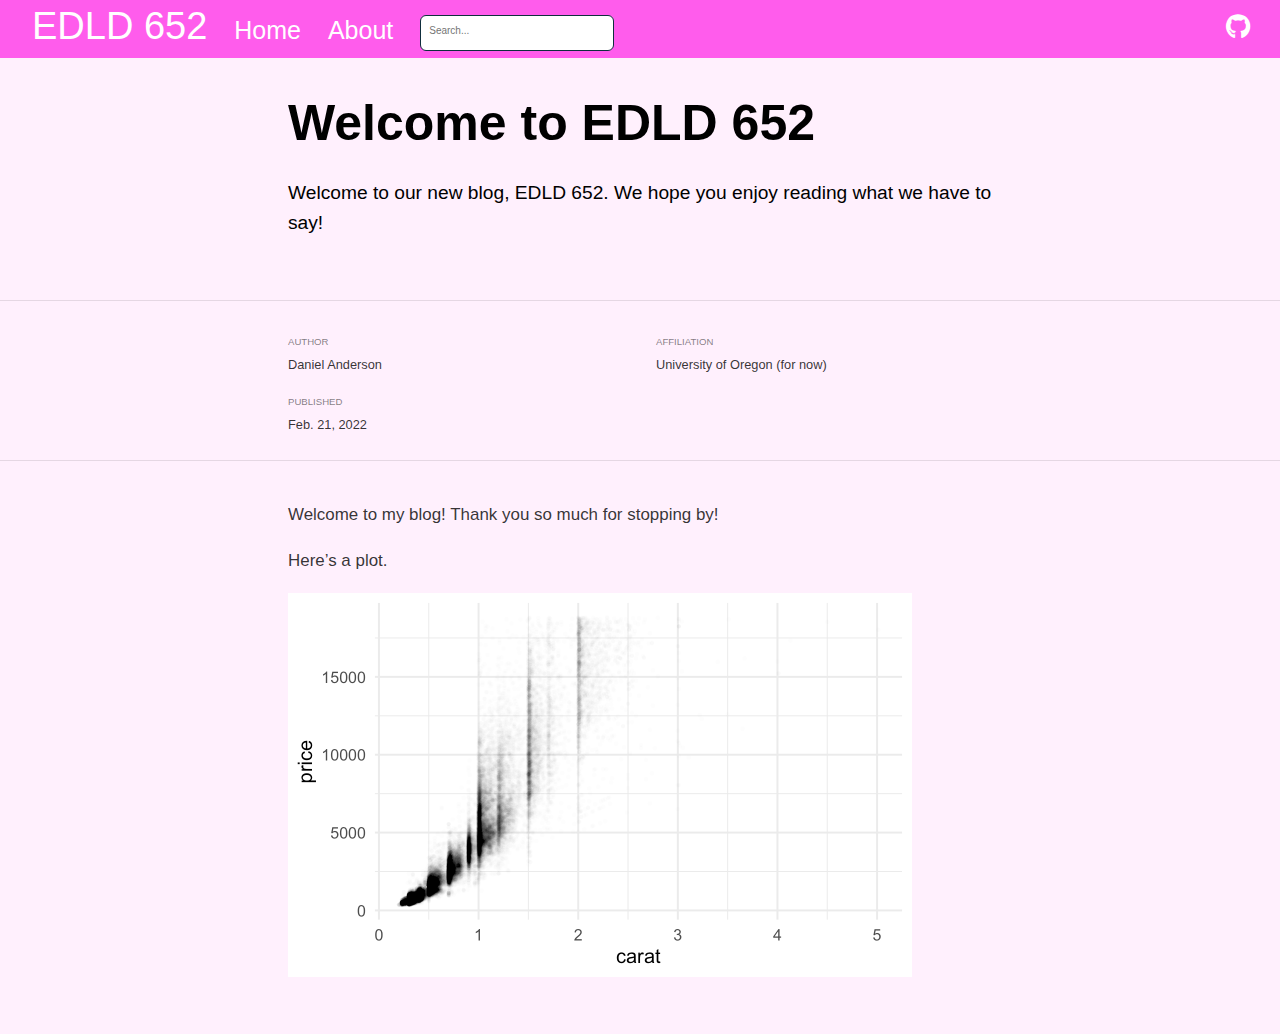
<file: docs/posts/welcome/index.html>
<!DOCTYPE html>

<html xmlns="http://www.w3.org/1999/xhtml" lang="" xml:lang="">

<head>
  <meta charset="utf-8"/>
  <meta name="viewport" content="width=device-width, initial-scale=1"/>
  <meta http-equiv="X-UA-Compatible" content="IE=Edge,chrome=1"/>
  <meta name="generator" content="distill" />

  <style type="text/css">
  /* Hide doc at startup (prevent jankiness while JS renders/transforms) */
  body {
    visibility: hidden;
  }
  </style>

 <!--radix_placeholder_import_source-->
 <!--/radix_placeholder_import_source-->

<style type="text/css">code{white-space: pre;}</style>
<style type="text/css" data-origin="pandoc">
pre > code.sourceCode { white-space: pre; position: relative; }
pre > code.sourceCode > span { display: inline-block; line-height: 1.25; }
pre > code.sourceCode > span:empty { height: 1.2em; }
.sourceCode { overflow: visible; }
code.sourceCode > span { color: inherit; text-decoration: inherit; }
div.sourceCode { margin: 1em 0; }
pre.sourceCode { margin: 0; }
@media screen {
div.sourceCode { overflow: auto; }
}
@media print {
pre > code.sourceCode { white-space: pre-wrap; }
pre > code.sourceCode > span { text-indent: -5em; padding-left: 5em; }
}
pre.numberSource code
  { counter-reset: source-line 0; }
pre.numberSource code > span
  { position: relative; left: -4em; counter-increment: source-line; }
pre.numberSource code > span > a:first-child::before
  { content: counter(source-line);
    position: relative; left: -1em; text-align: right; vertical-align: baseline;
    border: none; display: inline-block;
    -webkit-touch-callout: none; -webkit-user-select: none;
    -khtml-user-select: none; -moz-user-select: none;
    -ms-user-select: none; user-select: none;
    padding: 0 4px; width: 4em;
    color: #aaaaaa;
  }
pre.numberSource { margin-left: 3em; border-left: 1px solid #aaaaaa;  padding-left: 4px; }
div.sourceCode
  {   }
@media screen {
pre > code.sourceCode > span > a:first-child::before { text-decoration: underline; }
}
code span.al { color: #ad0000; } /* Alert */
code span.an { color: #5e5e5e; } /* Annotation */
code span.at { } /* Attribute */
code span.bn { color: #ad0000; } /* BaseN */
code span.bu { } /* BuiltIn */
code span.cf { color: #007ba5; } /* ControlFlow */
code span.ch { color: #20794d; } /* Char */
code span.cn { color: #8f5902; } /* Constant */
code span.co { color: #5e5e5e; } /* Comment */
code span.cv { color: #5e5e5e; font-style: italic; } /* CommentVar */
code span.do { color: #5e5e5e; font-style: italic; } /* Documentation */
code span.dt { color: #ad0000; } /* DataType */
code span.dv { color: #ad0000; } /* DecVal */
code span.er { color: #ad0000; } /* Error */
code span.ex { } /* Extension */
code span.fl { color: #ad0000; } /* Float */
code span.fu { color: #4758ab; } /* Function */
code span.im { } /* Import */
code span.in { color: #5e5e5e; } /* Information */
code span.kw { color: #007ba5; } /* Keyword */
code span.op { color: #5e5e5e; } /* Operator */
code span.ot { color: #007ba5; } /* Other */
code span.pp { color: #ad0000; } /* Preprocessor */
code span.sc { color: #5e5e5e; } /* SpecialChar */
code span.ss { color: #20794d; } /* SpecialString */
code span.st { color: #20794d; } /* String */
code span.va { color: #111111; } /* Variable */
code span.vs { color: #20794d; } /* VerbatimString */
code span.wa { color: #5e5e5e; font-style: italic; } /* Warning */
</style>


  <!--radix_placeholder_meta_tags-->
<title>EDLD 652: Welcome to EDLD 652</title>

<meta property="description" itemprop="description" content="Welcome to our new blog, EDLD 652. We hope you enjoy &#10;reading what we have to say!"/>


<!--  https://schema.org/Article -->
<meta property="article:published" itemprop="datePublished" content="2022-02-21"/>
<meta property="article:created" itemprop="dateCreated" content="2022-02-21"/>
<meta name="article:author" content="Daniel Anderson"/>

<!--  https://developers.facebook.com/docs/sharing/webmasters#markup -->
<meta property="og:title" content="EDLD 652: Welcome to EDLD 652"/>
<meta property="og:type" content="article"/>
<meta property="og:description" content="Welcome to our new blog, EDLD 652. We hope you enjoy &#10;reading what we have to say!"/>
<meta property="og:locale" content="en_US"/>
<meta property="og:site_name" content="EDLD 652"/>

<!--  https://dev.twitter.com/cards/types/summary -->
<meta property="twitter:card" content="summary"/>
<meta property="twitter:title" content="EDLD 652: Welcome to EDLD 652"/>
<meta property="twitter:description" content="Welcome to our new blog, EDLD 652. We hope you enjoy &#10;reading what we have to say!"/>

<!--/radix_placeholder_meta_tags-->
  <!--radix_placeholder_rmarkdown_metadata-->

<script type="text/json" id="radix-rmarkdown-metadata">
{"type":"list","attributes":{"names":{"type":"character","attributes":{},"value":["title","description","author","date","output"]}},"value":[{"type":"character","attributes":{},"value":["Welcome to EDLD 652"]},{"type":"character","attributes":{},"value":["Welcome to our new blog, EDLD 652. We hope you enjoy \nreading what we have to say!"]},{"type":"list","attributes":{},"value":[{"type":"list","attributes":{"names":{"type":"character","attributes":{},"value":["name","url","affiliation","affiliation_url"]}},"value":[{"type":"character","attributes":{},"value":["Daniel Anderson"]},{"type":"character","attributes":{},"value":["https://www.datalorax.com"]},{"type":"character","attributes":{},"value":["University of Oregon (for now)"]},{"type":"character","attributes":{},"value":["https://uoregon.edu"]}]}]},{"type":"character","attributes":{},"value":["02-21-2022"]},{"type":"list","attributes":{"names":{"type":"character","attributes":{},"value":["distill::distill_article"]}},"value":[{"type":"list","attributes":{"names":{"type":"character","attributes":{},"value":["self_contained"]}},"value":[{"type":"logical","attributes":{},"value":[false]}]}]}]}
</script>
<!--/radix_placeholder_rmarkdown_metadata-->
  
  <script type="text/json" id="radix-resource-manifest">
  {"type":"character","attributes":{},"value":["welcome_files/anchor-4.2.2/anchor.min.js","welcome_files/bowser-1.9.3/bowser.min.js","welcome_files/distill-2.2.21/template.v2.js","welcome_files/figure-html5/unnamed-chunk-1-1.png","welcome_files/header-attrs-2.11/header-attrs.js","welcome_files/jquery-3.6.0/jquery-3.6.0.js","welcome_files/jquery-3.6.0/jquery-3.6.0.min.js","welcome_files/jquery-3.6.0/jquery-3.6.0.min.map","welcome_files/popper-2.6.0/popper.min.js","welcome_files/tippy-6.2.7/tippy-bundle.umd.min.js","welcome_files/tippy-6.2.7/tippy-light-border.css","welcome_files/tippy-6.2.7/tippy.css","welcome_files/tippy-6.2.7/tippy.umd.min.js","welcome_files/webcomponents-2.0.0/webcomponents.js"]}
  </script>
  <!--radix_placeholder_navigation_in_header-->
<meta name="distill:offset" content="../.."/>

<script type="application/javascript">

  window.headroom_prevent_pin = false;

  window.document.addEventListener("DOMContentLoaded", function (event) {

    // initialize headroom for banner
    var header = $('header').get(0);
    var headerHeight = header.offsetHeight;
    var headroom = new Headroom(header, {
      tolerance: 5,
      onPin : function() {
        if (window.headroom_prevent_pin) {
          window.headroom_prevent_pin = false;
          headroom.unpin();
        }
      }
    });
    headroom.init();
    if(window.location.hash)
      headroom.unpin();
    $(header).addClass('headroom--transition');

    // offset scroll location for banner on hash change
    // (see: https://github.com/WickyNilliams/headroom.js/issues/38)
    window.addEventListener("hashchange", function(event) {
      window.scrollTo(0, window.pageYOffset - (headerHeight + 25));
    });

    // responsive menu
    $('.distill-site-header').each(function(i, val) {
      var topnav = $(this);
      var toggle = topnav.find('.nav-toggle');
      toggle.on('click', function() {
        topnav.toggleClass('responsive');
      });
    });

    // nav dropdowns
    $('.nav-dropbtn').click(function(e) {
      $(this).next('.nav-dropdown-content').toggleClass('nav-dropdown-active');
      $(this).parent().siblings('.nav-dropdown')
         .children('.nav-dropdown-content').removeClass('nav-dropdown-active');
    });
    $("body").click(function(e){
      $('.nav-dropdown-content').removeClass('nav-dropdown-active');
    });
    $(".nav-dropdown").click(function(e){
      e.stopPropagation();
    });
  });
</script>

<style type="text/css">

/* Theme (user-documented overrideables for nav appearance) */

.distill-site-nav {
  color: rgba(255, 255, 255, 0.8);
  background-color: #0F2E3D;
  font-size: 15px;
  font-weight: 300;
}

.distill-site-nav a {
  color: inherit;
  text-decoration: none;
}

.distill-site-nav a:hover {
  color: white;
}

@media print {
  .distill-site-nav {
    display: none;
  }
}

.distill-site-header {

}

.distill-site-footer {

}


/* Site Header */

.distill-site-header {
  width: 100%;
  box-sizing: border-box;
  z-index: 3;
}

.distill-site-header .nav-left {
  display: inline-block;
  margin-left: 8px;
}

@media screen and (max-width: 768px) {
  .distill-site-header .nav-left {
    margin-left: 0;
  }
}


.distill-site-header .nav-right {
  float: right;
  margin-right: 8px;
}

.distill-site-header a,
.distill-site-header .title {
  display: inline-block;
  text-align: center;
  padding: 14px 10px 14px 10px;
}

.distill-site-header .title {
  font-size: 18px;
  min-width: 150px;
}

.distill-site-header .logo {
  padding: 0;
}

.distill-site-header .logo img {
  display: none;
  max-height: 20px;
  width: auto;
  margin-bottom: -4px;
}

.distill-site-header .nav-image img {
  max-height: 18px;
  width: auto;
  display: inline-block;
  margin-bottom: -3px;
}



@media screen and (min-width: 1000px) {
  .distill-site-header .logo img {
    display: inline-block;
  }
  .distill-site-header .nav-left {
    margin-left: 20px;
  }
  .distill-site-header .nav-right {
    margin-right: 20px;
  }
  .distill-site-header .title {
    padding-left: 12px;
  }
}


.distill-site-header .nav-toggle {
  display: none;
}

.nav-dropdown {
  display: inline-block;
  position: relative;
}

.nav-dropdown .nav-dropbtn {
  border: none;
  outline: none;
  color: rgba(255, 255, 255, 0.8);
  padding: 16px 10px;
  background-color: transparent;
  font-family: inherit;
  font-size: inherit;
  font-weight: inherit;
  margin: 0;
  margin-top: 1px;
  z-index: 2;
}

.nav-dropdown-content {
  display: none;
  position: absolute;
  background-color: white;
  min-width: 200px;
  border: 1px solid rgba(0,0,0,0.15);
  border-radius: 4px;
  box-shadow: 0px 8px 16px 0px rgba(0,0,0,0.1);
  z-index: 1;
  margin-top: 2px;
  white-space: nowrap;
  padding-top: 4px;
  padding-bottom: 4px;
}

.nav-dropdown-content hr {
  margin-top: 4px;
  margin-bottom: 4px;
  border: none;
  border-bottom: 1px solid rgba(0, 0, 0, 0.1);
}

.nav-dropdown-active {
  display: block;
}

.nav-dropdown-content a, .nav-dropdown-content .nav-dropdown-header {
  color: black;
  padding: 6px 24px;
  text-decoration: none;
  display: block;
  text-align: left;
}

.nav-dropdown-content .nav-dropdown-header {
  display: block;
  padding: 5px 24px;
  padding-bottom: 0;
  text-transform: uppercase;
  font-size: 14px;
  color: #999999;
  white-space: nowrap;
}

.nav-dropdown:hover .nav-dropbtn {
  color: white;
}

.nav-dropdown-content a:hover {
  background-color: #ddd;
  color: black;
}

.nav-right .nav-dropdown-content {
  margin-left: -45%;
  right: 0;
}

@media screen and (max-width: 768px) {
  .distill-site-header a, .distill-site-header .nav-dropdown  {display: none;}
  .distill-site-header a.nav-toggle {
    float: right;
    display: block;
  }
  .distill-site-header .title {
    margin-left: 0;
  }
  .distill-site-header .nav-right {
    margin-right: 0;
  }
  .distill-site-header {
    overflow: hidden;
  }
  .nav-right .nav-dropdown-content {
    margin-left: 0;
  }
}


@media screen and (max-width: 768px) {
  .distill-site-header.responsive {position: relative; min-height: 500px; }
  .distill-site-header.responsive a.nav-toggle {
    position: absolute;
    right: 0;
    top: 0;
  }
  .distill-site-header.responsive a,
  .distill-site-header.responsive .nav-dropdown {
    display: block;
    text-align: left;
  }
  .distill-site-header.responsive .nav-left,
  .distill-site-header.responsive .nav-right {
    width: 100%;
  }
  .distill-site-header.responsive .nav-dropdown {float: none;}
  .distill-site-header.responsive .nav-dropdown-content {position: relative;}
  .distill-site-header.responsive .nav-dropdown .nav-dropbtn {
    display: block;
    width: 100%;
    text-align: left;
  }
}

/* Site Footer */

.distill-site-footer {
  width: 100%;
  overflow: hidden;
  box-sizing: border-box;
  z-index: 3;
  margin-top: 30px;
  padding-top: 30px;
  padding-bottom: 30px;
  text-align: center;
}

/* Headroom */

d-title {
  padding-top: 6rem;
}

@media print {
  d-title {
    padding-top: 4rem;
  }
}

.headroom {
  z-index: 1000;
  position: fixed;
  top: 0;
  left: 0;
  right: 0;
}

.headroom--transition {
  transition: all .4s ease-in-out;
}

.headroom--unpinned {
  top: -100px;
}

.headroom--pinned {
  top: 0;
}

/* adjust viewport for navbar height */
/* helps vertically center bootstrap (non-distill) content */
.min-vh-100 {
  min-height: calc(100vh - 100px) !important;
}

</style>

<script src="../../site_libs/jquery-3.6.0/jquery-3.6.0.min.js"></script>
<link href="../../site_libs/font-awesome-5.1.0/css/all.css" rel="stylesheet"/>
<link href="../../site_libs/font-awesome-5.1.0/css/v4-shims.css" rel="stylesheet"/>
<script src="../../site_libs/headroom-0.9.4/headroom.min.js"></script>
<script src="../../site_libs/autocomplete-0.37.1/autocomplete.min.js"></script>
<script src="../../site_libs/fuse-6.4.1/fuse.min.js"></script>

<script type="application/javascript">

function getMeta(metaName) {
  var metas = document.getElementsByTagName('meta');
  for (let i = 0; i < metas.length; i++) {
    if (metas[i].getAttribute('name') === metaName) {
      return metas[i].getAttribute('content');
    }
  }
  return '';
}

function offsetURL(url) {
  var offset = getMeta('distill:offset');
  return offset ? offset + '/' + url : url;
}

function createFuseIndex() {

  // create fuse index
  var options = {
    keys: [
      { name: 'title', weight: 20 },
      { name: 'categories', weight: 15 },
      { name: 'description', weight: 10 },
      { name: 'contents', weight: 5 },
    ],
    ignoreLocation: true,
    threshold: 0
  };
  var fuse = new window.Fuse([], options);

  // fetch the main search.json
  return fetch(offsetURL('search.json'))
    .then(function(response) {
      if (response.status == 200) {
        return response.json().then(function(json) {
          // index main articles
          json.articles.forEach(function(article) {
            fuse.add(article);
          });
          // download collections and index their articles
          return Promise.all(json.collections.map(function(collection) {
            return fetch(offsetURL(collection)).then(function(response) {
              if (response.status === 200) {
                return response.json().then(function(articles) {
                  articles.forEach(function(article) {
                    fuse.add(article);
                  });
                })
              } else {
                return Promise.reject(
                  new Error('Unexpected status from search index request: ' +
                            response.status)
                );
              }
            });
          })).then(function() {
            return fuse;
          });
        });

      } else {
        return Promise.reject(
          new Error('Unexpected status from search index request: ' +
                      response.status)
        );
      }
    });
}

window.document.addEventListener("DOMContentLoaded", function (event) {

  // get search element (bail if we don't have one)
  var searchEl = window.document.getElementById('distill-search');
  if (!searchEl)
    return;

  createFuseIndex()
    .then(function(fuse) {

      // make search box visible
      searchEl.classList.remove('hidden');

      // initialize autocomplete
      var options = {
        autoselect: true,
        hint: false,
        minLength: 2,
      };
      window.autocomplete(searchEl, options, [{
        source: function(query, callback) {
          const searchOptions = {
            isCaseSensitive: false,
            shouldSort: true,
            minMatchCharLength: 2,
            limit: 10,
          };
          var results = fuse.search(query, searchOptions);
          callback(results
            .map(function(result) { return result.item; })
          );
        },
        templates: {
          suggestion: function(suggestion) {
            var img = suggestion.preview && Object.keys(suggestion.preview).length > 0
              ? `<img src="${offsetURL(suggestion.preview)}"</img>`
              : '';
            var html = `
              <div class="search-item">
                <h3>${suggestion.title}</h3>
                <div class="search-item-description">
                  ${suggestion.description || ''}
                </div>
                <div class="search-item-preview">
                  ${img}
                </div>
              </div>
            `;
            return html;
          }
        }
      }]).on('autocomplete:selected', function(event, suggestion) {
        window.location.href = offsetURL(suggestion.path);
      });
      // remove inline display style on autocompleter (we want to
      // manage responsive display via css)
      $('.algolia-autocomplete').css("display", "");
    })
    .catch(function(error) {
      console.log(error);
    });

});

</script>

<style type="text/css">

.nav-search {
  font-size: x-small;
}

/* Algolioa Autocomplete */

.algolia-autocomplete {
  display: inline-block;
  margin-left: 10px;
  vertical-align: sub;
  background-color: white;
  color: black;
  padding: 6px;
  padding-top: 8px;
  padding-bottom: 0;
  border-radius: 6px;
  border: 1px #0F2E3D solid;
  width: 180px;
}


@media screen and (max-width: 768px) {
  .distill-site-nav .algolia-autocomplete {
    display: none;
    visibility: hidden;
  }
  .distill-site-nav.responsive .algolia-autocomplete {
    display: inline-block;
    visibility: visible;
  }
  .distill-site-nav.responsive .algolia-autocomplete .aa-dropdown-menu {
    margin-left: 0;
    width: 400px;
    max-height: 400px;
  }
}

.algolia-autocomplete .aa-input, .algolia-autocomplete .aa-hint {
  width: 90%;
  outline: none;
  border: none;
}

.algolia-autocomplete .aa-hint {
  color: #999;
}
.algolia-autocomplete .aa-dropdown-menu {
  width: 550px;
  max-height: 70vh;
  overflow-x: visible;
  overflow-y: scroll;
  padding: 5px;
  margin-top: 3px;
  margin-left: -150px;
  background-color: #fff;
  border-radius: 5px;
  border: 1px solid #999;
  border-top: none;
}

.algolia-autocomplete .aa-dropdown-menu .aa-suggestion {
  cursor: pointer;
  padding: 5px 4px;
  border-bottom: 1px solid #eee;
}

.algolia-autocomplete .aa-dropdown-menu .aa-suggestion:last-of-type {
  border-bottom: none;
  margin-bottom: 2px;
}

.algolia-autocomplete .aa-dropdown-menu .aa-suggestion .search-item {
  overflow: hidden;
  font-size: 0.8em;
  line-height: 1.4em;
}

.algolia-autocomplete .aa-dropdown-menu .aa-suggestion .search-item h3 {
  font-size: 1rem;
  margin-block-start: 0;
  margin-block-end: 5px;
}

.algolia-autocomplete .aa-dropdown-menu .aa-suggestion .search-item-description {
  display: inline-block;
  overflow: hidden;
  height: 2.8em;
  width: 80%;
  margin-right: 4%;
}

.algolia-autocomplete .aa-dropdown-menu .aa-suggestion .search-item-preview {
  display: inline-block;
  width: 15%;
}

.algolia-autocomplete .aa-dropdown-menu .aa-suggestion .search-item-preview img {
  height: 3em;
  width: auto;
  display: none;
}

.algolia-autocomplete .aa-dropdown-menu .aa-suggestion .search-item-preview img[src] {
  display: initial;
}

.algolia-autocomplete .aa-dropdown-menu .aa-suggestion.aa-cursor {
  background-color: #eee;
}
.algolia-autocomplete .aa-dropdown-menu .aa-suggestion em {
  font-weight: bold;
  font-style: normal;
}

</style>


<!--/radix_placeholder_navigation_in_header-->
  <!--radix_placeholder_distill-->

<style type="text/css">

body {
  background-color: white;
}

.pandoc-table {
  width: 100%;
}

.pandoc-table>caption {
  margin-bottom: 10px;
}

.pandoc-table th:not([align]) {
  text-align: left;
}

.pagedtable-footer {
  font-size: 15px;
}

d-byline .byline {
  grid-template-columns: 2fr 2fr;
}

d-byline .byline h3 {
  margin-block-start: 1.5em;
}

d-byline .byline .authors-affiliations h3 {
  margin-block-start: 0.5em;
}

.authors-affiliations .orcid-id {
  width: 16px;
  height:16px;
  margin-left: 4px;
  margin-right: 4px;
  vertical-align: middle;
  padding-bottom: 2px;
}

d-title .dt-tags {
  margin-top: 1em;
  grid-column: text;
}

.dt-tags .dt-tag {
  text-decoration: none;
  display: inline-block;
  color: rgba(0,0,0,0.6);
  padding: 0em 0.4em;
  margin-right: 0.5em;
  margin-bottom: 0.4em;
  font-size: 70%;
  border: 1px solid rgba(0,0,0,0.2);
  border-radius: 3px;
  text-transform: uppercase;
  font-weight: 500;
}

d-article table.gt_table td,
d-article table.gt_table th {
  border-bottom: none;
}

.html-widget {
  margin-bottom: 2.0em;
}

.l-screen-inset {
  padding-right: 16px;
}

.l-screen .caption {
  margin-left: 10px;
}

.shaded {
  background: rgb(247, 247, 247);
  padding-top: 20px;
  padding-bottom: 20px;
  border-top: 1px solid rgba(0, 0, 0, 0.1);
  border-bottom: 1px solid rgba(0, 0, 0, 0.1);
}

.shaded .html-widget {
  margin-bottom: 0;
  border: 1px solid rgba(0, 0, 0, 0.1);
}

.shaded .shaded-content {
  background: white;
}

.text-output {
  margin-top: 0;
  line-height: 1.5em;
}

.hidden {
  display: none !important;
}

d-article {
  padding-top: 2.5rem;
  padding-bottom: 30px;
}

d-appendix {
  padding-top: 30px;
}

d-article>p>img {
  width: 100%;
}

d-article h2 {
  margin: 1rem 0 1.5rem 0;
}

d-article h3 {
  margin-top: 1.5rem;
}

d-article iframe {
  border: 1px solid rgba(0, 0, 0, 0.1);
  margin-bottom: 2.0em;
  width: 100%;
}

/* Tweak code blocks */

d-article div.sourceCode code,
d-article pre code {
  font-family: Consolas, Monaco, 'Andale Mono', 'Ubuntu Mono', monospace;
}

d-article pre,
d-article div.sourceCode,
d-article div.sourceCode pre {
  overflow: auto;
}

d-article div.sourceCode {
  background-color: white;
}

d-article div.sourceCode pre {
  padding-left: 10px;
  font-size: 12px;
  border-left: 2px solid rgba(0,0,0,0.1);
}

d-article pre {
  font-size: 12px;
  color: black;
  background: none;
  margin-top: 0;
  text-align: left;
  white-space: pre;
  word-spacing: normal;
  word-break: normal;
  word-wrap: normal;
  line-height: 1.5;

  -moz-tab-size: 4;
  -o-tab-size: 4;
  tab-size: 4;

  -webkit-hyphens: none;
  -moz-hyphens: none;
  -ms-hyphens: none;
  hyphens: none;
}

d-article pre a {
  border-bottom: none;
}

d-article pre a:hover {
  border-bottom: none;
  text-decoration: underline;
}

d-article details {
  grid-column: text;
  margin-bottom: 0.8em;
}

@media(min-width: 768px) {

d-article pre,
d-article div.sourceCode,
d-article div.sourceCode pre {
  overflow: visible !important;
}

d-article div.sourceCode pre {
  padding-left: 18px;
  font-size: 14px;
}

d-article pre {
  font-size: 14px;
}

}

figure img.external {
  background: white;
  border: 1px solid rgba(0, 0, 0, 0.1);
  box-shadow: 0 1px 8px rgba(0, 0, 0, 0.1);
  padding: 18px;
  box-sizing: border-box;
}

/* CSS for d-contents */

.d-contents {
  grid-column: text;
  color: rgba(0,0,0,0.8);
  font-size: 0.9em;
  padding-bottom: 1em;
  margin-bottom: 1em;
  padding-bottom: 0.5em;
  margin-bottom: 1em;
  padding-left: 0.25em;
  justify-self: start;
}

@media(min-width: 1000px) {
  .d-contents.d-contents-float {
    height: 0;
    grid-column-start: 1;
    grid-column-end: 4;
    justify-self: center;
    padding-right: 3em;
    padding-left: 2em;
  }
}

.d-contents nav h3 {
  font-size: 18px;
  margin-top: 0;
  margin-bottom: 1em;
}

.d-contents li {
  list-style-type: none
}

.d-contents nav > ul {
  padding-left: 0;
}

.d-contents ul {
  padding-left: 1em
}

.d-contents nav ul li {
  margin-top: 0.6em;
  margin-bottom: 0.2em;
}

.d-contents nav a {
  font-size: 13px;
  border-bottom: none;
  text-decoration: none
  color: rgba(0, 0, 0, 0.8);
}

.d-contents nav a:hover {
  text-decoration: underline solid rgba(0, 0, 0, 0.6)
}

.d-contents nav > ul > li > a {
  font-weight: 600;
}

.d-contents nav > ul > li > ul {
  font-weight: inherit;
}

.d-contents nav > ul > li > ul > li {
  margin-top: 0.2em;
}


.d-contents nav ul {
  margin-top: 0;
  margin-bottom: 0.25em;
}

.d-article-with-toc h2:nth-child(2) {
  margin-top: 0;
}


/* Figure */

.figure {
  position: relative;
  margin-bottom: 2.5em;
  margin-top: 1.5em;
}

.figure img {
  width: 100%;
}

.figure .caption {
  color: rgba(0, 0, 0, 0.6);
  font-size: 12px;
  line-height: 1.5em;
}

.figure img.external {
  background: white;
  border: 1px solid rgba(0, 0, 0, 0.1);
  box-shadow: 0 1px 8px rgba(0, 0, 0, 0.1);
  padding: 18px;
  box-sizing: border-box;
}

.figure .caption a {
  color: rgba(0, 0, 0, 0.6);
}

.figure .caption b,
.figure .caption strong, {
  font-weight: 600;
  color: rgba(0, 0, 0, 1.0);
}

/* Citations */

d-article .citation {
  color: inherit;
  cursor: inherit;
}

div.hanging-indent{
  margin-left: 1em; text-indent: -1em;
}

/* Citation hover box */

.tippy-box[data-theme~=light-border] {
  background-color: rgba(250, 250, 250, 0.95);
}

.tippy-content > p {
  margin-bottom: 0;
  padding: 2px;
}


/* Tweak 1000px media break to show more text */

@media(min-width: 1000px) {
  .base-grid,
  distill-header,
  d-title,
  d-abstract,
  d-article,
  d-appendix,
  distill-appendix,
  d-byline,
  d-footnote-list,
  d-citation-list,
  distill-footer {
    grid-template-columns: [screen-start] 1fr [page-start kicker-start] 80px [middle-start] 50px [text-start kicker-end] 65px 65px 65px 65px 65px 65px 65px 65px [text-end gutter-start] 65px [middle-end] 65px [page-end gutter-end] 1fr [screen-end];
    grid-column-gap: 16px;
  }

  .grid {
    grid-column-gap: 16px;
  }

  d-article {
    font-size: 1.06rem;
    line-height: 1.7em;
  }
  figure .caption, .figure .caption, figure figcaption {
    font-size: 13px;
  }
}

@media(min-width: 1180px) {
  .base-grid,
  distill-header,
  d-title,
  d-abstract,
  d-article,
  d-appendix,
  distill-appendix,
  d-byline,
  d-footnote-list,
  d-citation-list,
  distill-footer {
    grid-template-columns: [screen-start] 1fr [page-start kicker-start] 60px [middle-start] 60px [text-start kicker-end] 60px 60px 60px 60px 60px 60px 60px 60px [text-end gutter-start] 60px [middle-end] 60px [page-end gutter-end] 1fr [screen-end];
    grid-column-gap: 32px;
  }

  .grid {
    grid-column-gap: 32px;
  }
}


/* Get the citation styles for the appendix (not auto-injected on render since
   we do our own rendering of the citation appendix) */

d-appendix .citation-appendix,
.d-appendix .citation-appendix {
  font-size: 11px;
  line-height: 15px;
  border-left: 1px solid rgba(0, 0, 0, 0.1);
  padding-left: 18px;
  border: 1px solid rgba(0,0,0,0.1);
  background: rgba(0, 0, 0, 0.02);
  padding: 10px 18px;
  border-radius: 3px;
  color: rgba(150, 150, 150, 1);
  overflow: hidden;
  margin-top: -12px;
  white-space: pre-wrap;
  word-wrap: break-word;
}

/* Include appendix styles here so they can be overridden */

d-appendix {
  contain: layout style;
  font-size: 0.8em;
  line-height: 1.7em;
  margin-top: 60px;
  margin-bottom: 0;
  border-top: 1px solid rgba(0, 0, 0, 0.1);
  color: rgba(0,0,0,0.5);
  padding-top: 60px;
  padding-bottom: 48px;
}

d-appendix h3 {
  grid-column: page-start / text-start;
  font-size: 15px;
  font-weight: 500;
  margin-top: 1em;
  margin-bottom: 0;
  color: rgba(0,0,0,0.65);
}

d-appendix h3 + * {
  margin-top: 1em;
}

d-appendix ol {
  padding: 0 0 0 15px;
}

@media (min-width: 768px) {
  d-appendix ol {
    padding: 0 0 0 30px;
    margin-left: -30px;
  }
}

d-appendix li {
  margin-bottom: 1em;
}

d-appendix a {
  color: rgba(0, 0, 0, 0.6);
}

d-appendix > * {
  grid-column: text;
}

d-appendix > d-footnote-list,
d-appendix > d-citation-list,
d-appendix > distill-appendix {
  grid-column: screen;
}

/* Include footnote styles here so they can be overridden */

d-footnote-list {
  contain: layout style;
}

d-footnote-list > * {
  grid-column: text;
}

d-footnote-list a.footnote-backlink {
  color: rgba(0,0,0,0.3);
  padding-left: 0.5em;
}



/* Anchor.js */

.anchorjs-link {
  /*transition: all .25s linear; */
  text-decoration: none;
  border-bottom: none;
}
*:hover > .anchorjs-link {
  margin-left: -1.125em !important;
  text-decoration: none;
  border-bottom: none;
}

/* Social footer */

.social_footer {
  margin-top: 30px;
  margin-bottom: 0;
  color: rgba(0,0,0,0.67);
}

.disqus-comments {
  margin-right: 30px;
}

.disqus-comment-count {
  border-bottom: 1px solid rgba(0, 0, 0, 0.4);
  cursor: pointer;
}

#disqus_thread {
  margin-top: 30px;
}

.article-sharing a {
  border-bottom: none;
  margin-right: 8px;
}

.article-sharing a:hover {
  border-bottom: none;
}

.sidebar-section.subscribe {
  font-size: 12px;
  line-height: 1.6em;
}

.subscribe p {
  margin-bottom: 0.5em;
}


.article-footer .subscribe {
  font-size: 15px;
  margin-top: 45px;
}


.sidebar-section.custom {
  font-size: 12px;
  line-height: 1.6em;
}

.custom p {
  margin-bottom: 0.5em;
}

/* Styles for listing layout (hide title) */
.layout-listing d-title, .layout-listing .d-title {
  display: none;
}

/* Styles for posts lists (not auto-injected) */


.posts-with-sidebar {
  padding-left: 45px;
  padding-right: 45px;
}

.posts-list .description h2,
.posts-list .description p {
  font-family: -apple-system, BlinkMacSystemFont, "Segoe UI", Roboto, Oxygen, Ubuntu, Cantarell, "Fira Sans", "Droid Sans", "Helvetica Neue", Arial, sans-serif;
}

.posts-list .description h2 {
  font-weight: 700;
  border-bottom: none;
  padding-bottom: 0;
}

.posts-list h2.post-tag {
  border-bottom: 1px solid rgba(0, 0, 0, 0.2);
  padding-bottom: 12px;
}
.posts-list {
  margin-top: 60px;
  margin-bottom: 24px;
}

.posts-list .post-preview {
  text-decoration: none;
  overflow: hidden;
  display: block;
  border-bottom: 1px solid rgba(0, 0, 0, 0.1);
  padding: 24px 0;
}

.post-preview-last {
  border-bottom: none !important;
}

.posts-list .posts-list-caption {
  grid-column: screen;
  font-weight: 400;
}

.posts-list .post-preview h2 {
  margin: 0 0 6px 0;
  line-height: 1.2em;
  font-style: normal;
  font-size: 24px;
}

.posts-list .post-preview p {
  margin: 0 0 12px 0;
  line-height: 1.4em;
  font-size: 16px;
}

.posts-list .post-preview .thumbnail {
  box-sizing: border-box;
  margin-bottom: 24px;
  position: relative;
  max-width: 500px;
}
.posts-list .post-preview img {
  width: 100%;
  display: block;
}

.posts-list .metadata {
  font-size: 12px;
  line-height: 1.4em;
  margin-bottom: 18px;
}

.posts-list .metadata > * {
  display: inline-block;
}

.posts-list .metadata .publishedDate {
  margin-right: 2em;
}

.posts-list .metadata .dt-authors {
  display: block;
  margin-top: 0.3em;
  margin-right: 2em;
}

.posts-list .dt-tags {
  display: block;
  line-height: 1em;
}

.posts-list .dt-tags .dt-tag {
  display: inline-block;
  color: rgba(0,0,0,0.6);
  padding: 0.3em 0.4em;
  margin-right: 0.2em;
  margin-bottom: 0.4em;
  font-size: 60%;
  border: 1px solid rgba(0,0,0,0.2);
  border-radius: 3px;
  text-transform: uppercase;
  font-weight: 500;
}

.posts-list img {
  opacity: 1;
}

.posts-list img[data-src] {
  opacity: 0;
}

.posts-more {
  clear: both;
}


.posts-sidebar {
  font-size: 16px;
}

.posts-sidebar h3 {
  font-size: 16px;
  margin-top: 0;
  margin-bottom: 0.5em;
  font-weight: 400;
  text-transform: uppercase;
}

.sidebar-section {
  margin-bottom: 30px;
}

.categories ul {
  list-style-type: none;
  margin: 0;
  padding: 0;
}

.categories li {
  color: rgba(0, 0, 0, 0.8);
  margin-bottom: 0;
}

.categories li>a {
  border-bottom: none;
}

.categories li>a:hover {
  border-bottom: 1px solid rgba(0, 0, 0, 0.4);
}

.categories .active {
  font-weight: 600;
}

.categories .category-count {
  color: rgba(0, 0, 0, 0.4);
}


@media(min-width: 768px) {
  .posts-list .post-preview h2 {
    font-size: 26px;
  }
  .posts-list .post-preview .thumbnail {
    float: right;
    width: 30%;
    margin-bottom: 0;
  }
  .posts-list .post-preview .description {
    float: left;
    width: 45%;
  }
  .posts-list .post-preview .metadata {
    float: left;
    width: 20%;
    margin-top: 8px;
  }
  .posts-list .post-preview p {
    margin: 0 0 12px 0;
    line-height: 1.5em;
    font-size: 16px;
  }
  .posts-with-sidebar .posts-list {
    float: left;
    width: 75%;
  }
  .posts-with-sidebar .posts-sidebar {
    float: right;
    width: 20%;
    margin-top: 60px;
    padding-top: 24px;
    padding-bottom: 24px;
  }
}


/* Improve display for browsers without grid (IE/Edge <= 15) */

.downlevel {
  line-height: 1.6em;
  font-family: -apple-system, BlinkMacSystemFont, "Segoe UI", Roboto, Oxygen, Ubuntu, Cantarell, "Fira Sans", "Droid Sans", "Helvetica Neue", Arial, sans-serif;
  margin: 0;
}

.downlevel .d-title {
  padding-top: 6rem;
  padding-bottom: 1.5rem;
}

.downlevel .d-title h1 {
  font-size: 50px;
  font-weight: 700;
  line-height: 1.1em;
  margin: 0 0 0.5rem;
}

.downlevel .d-title p {
  font-weight: 300;
  font-size: 1.2rem;
  line-height: 1.55em;
  margin-top: 0;
}

.downlevel .d-byline {
  padding-top: 0.8em;
  padding-bottom: 0.8em;
  font-size: 0.8rem;
  line-height: 1.8em;
}

.downlevel .section-separator {
  border: none;
  border-top: 1px solid rgba(0, 0, 0, 0.1);
}

.downlevel .d-article {
  font-size: 1.06rem;
  line-height: 1.7em;
  padding-top: 1rem;
  padding-bottom: 2rem;
}


.downlevel .d-appendix {
  padding-left: 0;
  padding-right: 0;
  max-width: none;
  font-size: 0.8em;
  line-height: 1.7em;
  margin-bottom: 0;
  color: rgba(0,0,0,0.5);
  padding-top: 40px;
  padding-bottom: 48px;
}

.downlevel .footnotes ol {
  padding-left: 13px;
}

.downlevel .base-grid,
.downlevel .distill-header,
.downlevel .d-title,
.downlevel .d-abstract,
.downlevel .d-article,
.downlevel .d-appendix,
.downlevel .distill-appendix,
.downlevel .d-byline,
.downlevel .d-footnote-list,
.downlevel .d-citation-list,
.downlevel .distill-footer,
.downlevel .appendix-bottom,
.downlevel .posts-container {
  padding-left: 40px;
  padding-right: 40px;
}

@media(min-width: 768px) {
  .downlevel .base-grid,
  .downlevel .distill-header,
  .downlevel .d-title,
  .downlevel .d-abstract,
  .downlevel .d-article,
  .downlevel .d-appendix,
  .downlevel .distill-appendix,
  .downlevel .d-byline,
  .downlevel .d-footnote-list,
  .downlevel .d-citation-list,
  .downlevel .distill-footer,
  .downlevel .appendix-bottom,
  .downlevel .posts-container {
  padding-left: 150px;
  padding-right: 150px;
  max-width: 900px;
}
}

.downlevel pre code {
  display: block;
  border-left: 2px solid rgba(0, 0, 0, .1);
  padding: 0 0 0 20px;
  font-size: 14px;
}

.downlevel code, .downlevel pre {
  color: black;
  background: none;
  font-family: Consolas, Monaco, 'Andale Mono', 'Ubuntu Mono', monospace;
  text-align: left;
  white-space: pre;
  word-spacing: normal;
  word-break: normal;
  word-wrap: normal;
  line-height: 1.5;

  -moz-tab-size: 4;
  -o-tab-size: 4;
  tab-size: 4;

  -webkit-hyphens: none;
  -moz-hyphens: none;
  -ms-hyphens: none;
  hyphens: none;
}

.downlevel .posts-list .post-preview {
  color: inherit;
}



</style>

<script type="application/javascript">

function is_downlevel_browser() {
  if (bowser.isUnsupportedBrowser({ msie: "12", msedge: "16"},
                                 window.navigator.userAgent)) {
    return true;
  } else {
    return window.load_distill_framework === undefined;
  }
}

// show body when load is complete
function on_load_complete() {

  // add anchors
  if (window.anchors) {
    window.anchors.options.placement = 'left';
    window.anchors.add('d-article > h2, d-article > h3, d-article > h4, d-article > h5');
  }


  // set body to visible
  document.body.style.visibility = 'visible';

  // force redraw for leaflet widgets
  if (window.HTMLWidgets) {
    var maps = window.HTMLWidgets.findAll(".leaflet");
    $.each(maps, function(i, el) {
      var map = this.getMap();
      map.invalidateSize();
      map.eachLayer(function(layer) {
        if (layer instanceof L.TileLayer)
          layer.redraw();
      });
    });
  }

  // trigger 'shown' so htmlwidgets resize
  $('d-article').trigger('shown');
}

function init_distill() {

  init_common();

  // create front matter
  var front_matter = $('<d-front-matter></d-front-matter>');
  $('#distill-front-matter').wrap(front_matter);

  // create d-title
  $('.d-title').changeElementType('d-title');

  // create d-byline
  var byline = $('<d-byline></d-byline>');
  $('.d-byline').replaceWith(byline);

  // create d-article
  var article = $('<d-article></d-article>');
  $('.d-article').wrap(article).children().unwrap();

  // move posts container into article
  $('.posts-container').appendTo($('d-article'));

  // create d-appendix
  $('.d-appendix').changeElementType('d-appendix');

  // flag indicating that we have appendix items
  var appendix = $('.appendix-bottom').children('h3').length > 0;

  // replace footnotes with <d-footnote>
  $('.footnote-ref').each(function(i, val) {
    appendix = true;
    var href = $(this).attr('href');
    var id = href.replace('#', '');
    var fn = $('#' + id);
    var fn_p = $('#' + id + '>p');
    fn_p.find('.footnote-back').remove();
    var text = fn_p.html();
    var dtfn = $('<d-footnote></d-footnote>');
    dtfn.html(text);
    $(this).replaceWith(dtfn);
  });
  // remove footnotes
  $('.footnotes').remove();

  // move refs into #references-listing
  $('#references-listing').replaceWith($('#refs'));

  $('h1.appendix, h2.appendix').each(function(i, val) {
    $(this).changeElementType('h3');
  });
  $('h3.appendix').each(function(i, val) {
    var id = $(this).attr('id');
    $('.d-contents a[href="#' + id + '"]').parent().remove();
    appendix = true;
    $(this).nextUntil($('h1, h2, h3')).addBack().appendTo($('d-appendix'));
  });

  // show d-appendix if we have appendix content
  $("d-appendix").css('display', appendix ? 'grid' : 'none');

  // localize layout chunks to just output
  $('.layout-chunk').each(function(i, val) {

    // capture layout
    var layout = $(this).attr('data-layout');

    // apply layout to markdown level block elements
    var elements = $(this).children().not('details, div.sourceCode, pre, script');
    elements.each(function(i, el) {
      var layout_div = $('<div class="' + layout + '"></div>');
      if (layout_div.hasClass('shaded')) {
        var shaded_content = $('<div class="shaded-content"></div>');
        $(this).wrap(shaded_content);
        $(this).parent().wrap(layout_div);
      } else {
        $(this).wrap(layout_div);
      }
    });


    // unwrap the layout-chunk div
    $(this).children().unwrap();
  });

  // remove code block used to force  highlighting css
  $('.distill-force-highlighting-css').parent().remove();

  // remove empty line numbers inserted by pandoc when using a
  // custom syntax highlighting theme
  $('code.sourceCode a:empty').remove();

  // load distill framework
  load_distill_framework();

  // wait for window.distillRunlevel == 4 to do post processing
  function distill_post_process() {

    if (!window.distillRunlevel || window.distillRunlevel < 4)
      return;

    // hide author/affiliations entirely if we have no authors
    var front_matter = JSON.parse($("#distill-front-matter").html());
    var have_authors = front_matter.authors && front_matter.authors.length > 0;
    if (!have_authors)
      $('d-byline').addClass('hidden');

    // article with toc class
    $('.d-contents').parent().addClass('d-article-with-toc');

    // strip links that point to #
    $('.authors-affiliations').find('a[href="#"]').removeAttr('href');

    // add orcid ids
    $('.authors-affiliations').find('.author').each(function(i, el) {
      var orcid_id = front_matter.authors[i].orcidID;
      if (orcid_id) {
        var a = $('<a></a>');
        a.attr('href', 'https://orcid.org/' + orcid_id);
        var img = $('<img></img>');
        img.addClass('orcid-id');
        img.attr('alt', 'ORCID ID');
        img.attr('src','[data-uri]');
        a.append(img);
        $(this).append(a);
      }
    });

    // hide elements of author/affiliations grid that have no value
    function hide_byline_column(caption) {
      $('d-byline').find('h3:contains("' + caption + '")').parent().css('visibility', 'hidden');
    }

    // affiliations
    var have_affiliations = false;
    for (var i = 0; i<front_matter.authors.length; ++i) {
      var author = front_matter.authors[i];
      if (author.affiliation !== "&nbsp;") {
        have_affiliations = true;
        break;
      }
    }
    if (!have_affiliations)
      $('d-byline').find('h3:contains("Affiliations")').css('visibility', 'hidden');

    // published date
    if (!front_matter.publishedDate)
      hide_byline_column("Published");

    // document object identifier
    var doi = $('d-byline').find('h3:contains("DOI")');
    var doi_p = doi.next().empty();
    if (!front_matter.doi) {
      // if we have a citation and valid citationText then link to that
      if ($('#citation').length > 0 && front_matter.citationText) {
        doi.html('Citation');
        $('<a href="#citation"></a>')
          .text(front_matter.citationText)
          .appendTo(doi_p);
      } else {
        hide_byline_column("DOI");
      }
    } else {
      $('<a></a>')
         .attr('href', "https://doi.org/" + front_matter.doi)
         .html(front_matter.doi)
         .appendTo(doi_p);
    }

     // change plural form of authors/affiliations
    if (front_matter.authors.length === 1) {
      var grid = $('.authors-affiliations');
      grid.children('h3:contains("Authors")').text('Author');
      grid.children('h3:contains("Affiliations")').text('Affiliation');
    }

    // remove d-appendix and d-footnote-list local styles
    $('d-appendix > style:first-child').remove();
    $('d-footnote-list > style:first-child').remove();

    // move appendix-bottom entries to the bottom
    $('.appendix-bottom').appendTo('d-appendix').children().unwrap();
    $('.appendix-bottom').remove();

    // hoverable references
    $('span.citation[data-cites]').each(function() {
      var refs = $(this).attr('data-cites').split(" ");
      var refHtml = refs.map(function(ref) {
        return "<p>" + $('#ref-' + ref).html() + "</p>";
      }).join("\n");
      window.tippy(this, {
        allowHTML: true,
        content: refHtml,
        maxWidth: 500,
        interactive: true,
        interactiveBorder: 10,
        theme: 'light-border',
        placement: 'bottom-start'
      });
    });

    // clear polling timer
    clearInterval(tid);

    // show body now that everything is ready
    on_load_complete();
  }

  var tid = setInterval(distill_post_process, 50);
  distill_post_process();

}

function init_downlevel() {

  init_common();

   // insert hr after d-title
  $('.d-title').after($('<hr class="section-separator"/>'));

  // check if we have authors
  var front_matter = JSON.parse($("#distill-front-matter").html());
  var have_authors = front_matter.authors && front_matter.authors.length > 0;

  // manage byline/border
  if (!have_authors)
    $('.d-byline').remove();
  $('.d-byline').after($('<hr class="section-separator"/>'));
  $('.d-byline a').remove();

  // remove toc
  $('.d-contents').remove();

  // move appendix elements
  $('h1.appendix, h2.appendix').each(function(i, val) {
    $(this).changeElementType('h3');
  });
  $('h3.appendix').each(function(i, val) {
    $(this).nextUntil($('h1, h2, h3')).addBack().appendTo($('.d-appendix'));
  });


  // inject headers into references and footnotes
  var refs_header = $('<h3></h3>');
  refs_header.text('References');
  $('#refs').prepend(refs_header);

  var footnotes_header = $('<h3></h3');
  footnotes_header.text('Footnotes');
  $('.footnotes').children('hr').first().replaceWith(footnotes_header);

  // move appendix-bottom entries to the bottom
  $('.appendix-bottom').appendTo('.d-appendix').children().unwrap();
  $('.appendix-bottom').remove();

  // remove appendix if it's empty
  if ($('.d-appendix').children().length === 0)
    $('.d-appendix').remove();

  // prepend separator above appendix
  $('.d-appendix').before($('<hr class="section-separator" style="clear: both"/>'));

  // trim code
  $('pre>code').each(function(i, val) {
    $(this).html($.trim($(this).html()));
  });

  // move posts-container right before article
  $('.posts-container').insertBefore($('.d-article'));

  $('body').addClass('downlevel');

  on_load_complete();
}


function init_common() {

  // jquery plugin to change element types
  (function($) {
    $.fn.changeElementType = function(newType) {
      var attrs = {};

      $.each(this[0].attributes, function(idx, attr) {
        attrs[attr.nodeName] = attr.nodeValue;
      });

      this.replaceWith(function() {
        return $("<" + newType + "/>", attrs).append($(this).contents());
      });
    };
  })(jQuery);

  // prevent underline for linked images
  $('a > img').parent().css({'border-bottom' : 'none'});

  // mark non-body figures created by knitr chunks as 100% width
  $('.layout-chunk').each(function(i, val) {
    var figures = $(this).find('img, .html-widget');
    if ($(this).attr('data-layout') !== "l-body") {
      figures.css('width', '100%');
    } else {
      figures.css('max-width', '100%');
      figures.filter("[width]").each(function(i, val) {
        var fig = $(this);
        fig.css('width', fig.attr('width') + 'px');
      });

    }
  });

  // auto-append index.html to post-preview links in file: protocol
  // and in rstudio ide preview
  $('.post-preview').each(function(i, val) {
    if (window.location.protocol === "file:")
      $(this).attr('href', $(this).attr('href') + "index.html");
  });

  // get rid of index.html references in header
  if (window.location.protocol !== "file:") {
    $('.distill-site-header a[href]').each(function(i,val) {
      $(this).attr('href', $(this).attr('href').replace("index.html", "./"));
    });
  }

  // add class to pandoc style tables
  $('tr.header').parent('thead').parent('table').addClass('pandoc-table');
  $('.kable-table').children('table').addClass('pandoc-table');

  // add figcaption style to table captions
  $('caption').parent('table').addClass("figcaption");

  // initialize posts list
  if (window.init_posts_list)
    window.init_posts_list();

  // implmement disqus comment link
  $('.disqus-comment-count').click(function() {
    window.headroom_prevent_pin = true;
    $('#disqus_thread').toggleClass('hidden');
    if (!$('#disqus_thread').hasClass('hidden')) {
      var offset = $(this).offset();
      $(window).resize();
      $('html, body').animate({
        scrollTop: offset.top - 35
      });
    }
  });
}

document.addEventListener('DOMContentLoaded', function() {
  if (is_downlevel_browser())
    init_downlevel();
  else
    window.addEventListener('WebComponentsReady', init_distill);
});

</script>

<style type="text/css">
/* base variables */

/* Edit the CSS properties in this file to create a custom
   Distill theme. Only edit values in the right column
   for each row; values shown are the CSS defaults.
   To return any property to the default,
   you may set its value to: unset
   All rows must end with a semi-colon.                      */

/* Optional: embed custom fonts here with `@import`          */
/* This must remain at the top of this file.                 */



html {
  /*-- Main font sizes --*/
  --title-size:      50px;
  --body-size:       1.06rem;
  --code-size:       14px;
  --aside-size:      12px;
  --fig-cap-size:    13px;
  /*-- Main font colors --*/
  --title-color:     #000000;
  --header-color:    rgba(0, 0, 0, 0.8);
  --body-color:      rgba(0, 0, 0, 0.8);
  --aside-color:     rgba(0, 0, 0, 0.6);
  --fig-cap-color:   rgba(0, 0, 0, 0.6);
  /*-- Specify custom fonts ~~~ must be imported above   --*/
  --heading-font:    sans-serif;
  --mono-font:       monospace;
  --body-font:       sans-serif;
  --navbar-font:     sans-serif;  /* websites + blogs only */
}

/*-- ARTICLE METADATA --*/
d-byline {
  --heading-size:    0.6rem;
  --heading-color:   rgba(0, 0, 0, 0.5);
  --body-size:       0.8rem;
  --body-color:      rgba(0, 0, 0, 0.8);
}

/*-- ARTICLE TABLE OF CONTENTS --*/
.d-contents {
  --heading-size:    18px;
  --contents-size:   13px;
}

/*-- ARTICLE APPENDIX --*/
d-appendix {
  --heading-size:    15px;
  --heading-color:   rgba(0, 0, 0, 0.65);
  --text-size:       0.8em;
  --text-color:      rgba(0, 0, 0, 0.5);
}

/*-- WEBSITE HEADER + FOOTER --*/
/* These properties only apply to Distill sites and blogs  */

.distill-site-header {
  --title-size:       18px;
  --text-color:       rgba(255, 255, 255, 0.8);
  --text-size:        15px;
  --hover-color:      white;
  --bkgd-color:       #0F2E3D;
}

.distill-site-footer {
  --text-color:       rgba(255, 255, 255, 0.8);
  --text-size:        15px;
  --hover-color:      white;
  --bkgd-color:       #0F2E3D;
}

/*-- Additional custom styles --*/
/* Add any additional CSS rules below                      */
</style>
<style type="text/css">
/* base variables */

/* Edit the CSS properties in this file to create a custom
   Distill theme. Only edit values in the right column
   for each row; values shown are the CSS defaults.
   To return any property to the default,
   you may set its value to: unset
   All rows must end with a semi-colon.                      */

/* Optional: embed custom fonts here with `@import`          */
/* This must remain at the top of this file.                 */



html {
  /*-- Main font sizes --*/
  --title-size:      50px;
  --body-size:       1.06rem;
  --code-size:       14px;
  --aside-size:      12px;
  --fig-cap-size:    13px;
  /*-- Main font colors --*/
  --title-color:     #000000;
  --header-color:    rgba(0, 0, 0, 0.8);
  --body-color:      rgba(0, 0, 0, 0.8);
  --aside-color:     rgba(0, 0, 0, 0.6);
  --fig-cap-color:   rgba(0, 0, 0, 0.6);
  /*-- Specify custom fonts ~~~ must be imported above   --*/
  --heading-font:    sans-serif;
  --mono-font:       monospace;
  --body-font:       sans-serif;
  --navbar-font:     sans-serif;  /* websites + blogs only */
}

body {
  background-color: #fff0fd;
}


/*-- ARTICLE METADATA --*/
d-byline {
  --heading-size:    0.6rem;
  --heading-color:   rgba(0, 0, 0, 0.5);
  --body-size:       0.8rem;
  --body-color:      rgba(0, 0, 0, 0.8);
}

/*-- ARTICLE TABLE OF CONTENTS --*/
.d-contents {
  --heading-size:    18px;
  --contents-size:   13px;
}

/*-- ARTICLE APPENDIX --*/
d-appendix {
  --heading-size:    15px;
  --heading-color:   rgba(0, 0, 0, 0.65);
  --text-size:       0.8em;
  --text-color:      rgba(0, 0, 0, 0.5);
}

/*-- WEBSITE HEADER + FOOTER --*/
/* These properties only apply to Distill sites and blogs  */

.distill-site-header {
  --title-size:       38px;
  --text-color:       white;
  --text-size:        25px;
  --hover-color:      #ffc7f8;
  --bkgd-color:       #ff5cec;
}

.distill-site-footer {
  --text-color:       rgba(255, 255, 255, 0.8);
  --text-size:        15px;
  --hover-color:      white;
  --bkgd-color:       #0F2E3D;
}

/*-- Additional custom styles --*/
/* Add any additional CSS rules below                      */
</style>
<style type="text/css">
/* base style */

/* FONT FAMILIES */

:root {
  --heading-default: -apple-system, BlinkMacSystemFont, "Segoe UI", Roboto, Oxygen, Ubuntu, Cantarell, "Fira Sans", "Droid Sans", "Helvetica Neue", Arial, sans-serif;
  --mono-default: Consolas, Monaco, 'Andale Mono', 'Ubuntu Mono', monospace;
  --body-default: -apple-system, BlinkMacSystemFont, "Segoe UI", Roboto, Oxygen, Ubuntu, Cantarell, "Fira Sans", "Droid Sans", "Helvetica Neue", Arial, sans-serif;
}

body,
.posts-list .post-preview p,
.posts-list .description p {
  font-family: var(--body-font), var(--body-default);
}

h1, h2, h3, h4, h5, h6,
.posts-list .post-preview h2,
.posts-list .description h2 {
  font-family: var(--heading-font), var(--heading-default);
}

d-article div.sourceCode code,
d-article pre code {
  font-family: var(--mono-font), var(--mono-default);
}


/*-- TITLE --*/
d-title h1,
.posts-list > h1 {
  color: var(--title-color, black);
}

d-title h1 {
  font-size: var(--title-size, 50px);
}

/*-- HEADERS --*/
d-article h1,
d-article h2,
d-article h3,
d-article h4,
d-article h5,
d-article h6 {
  color: var(--header-color, rgba(0, 0, 0, 0.8));
}

/*-- BODY --*/
d-article > p,  /* only text inside of <p> tags */
d-article > ul, /* lists */
d-article > ol {
  color: var(--body-color, rgba(0, 0, 0, 0.8));
  font-size: var(--body-size, 1.06rem);
}


/*-- CODE --*/
d-article div.sourceCode code,
d-article pre code {
  font-size: var(--code-size, 14px);
}

/*-- ASIDE --*/
d-article aside {
  font-size: var(--aside-size, 12px);
  color: var(--aside-color, rgba(0, 0, 0, 0.6));
}

/*-- FIGURE CAPTIONS --*/
figure .caption,
figure figcaption,
.figure .caption {
  font-size: var(--fig-cap-size, 13px);
  color: var(--fig-cap-color, rgba(0, 0, 0, 0.6));
}

/*-- METADATA --*/
d-byline h3 {
  font-size: var(--heading-size, 0.6rem);
  color: var(--heading-color, rgba(0, 0, 0, 0.5));
}

d-byline {
  font-size: var(--body-size, 0.8rem);
  color: var(--body-color, rgba(0, 0, 0, 0.8));
}

d-byline a,
d-article d-byline a {
  color: var(--body-color, rgba(0, 0, 0, 0.8));
}

/*-- TABLE OF CONTENTS --*/
.d-contents nav h3 {
  font-size: var(--heading-size, 18px);
}

.d-contents nav a {
  font-size: var(--contents-size, 13px);
}

/*-- APPENDIX --*/
d-appendix h3 {
  font-size: var(--heading-size, 15px);
  color: var(--heading-color, rgba(0, 0, 0, 0.65));
}

d-appendix {
  font-size: var(--text-size, 0.8em);
  color: var(--text-color, rgba(0, 0, 0, 0.5));
}

d-appendix d-footnote-list a.footnote-backlink {
  color: var(--text-color, rgba(0, 0, 0, 0.5));
}

/*-- WEBSITE HEADER + FOOTER --*/
.distill-site-header .title {
  font-size: var(--title-size, 18px);
  font-family: var(--navbar-font), var(--heading-default);
}

.distill-site-header a,
.nav-dropdown .nav-dropbtn {
  font-family: var(--navbar-font), var(--heading-default);
}

.nav-dropdown .nav-dropbtn {
  color: var(--text-color, rgba(255, 255, 255, 0.8));
  font-size: var(--text-size, 15px);
}

.distill-site-header a:hover,
.nav-dropdown:hover .nav-dropbtn {
  color: var(--hover-color, white);
}

.distill-site-header {
  font-size: var(--text-size, 15px);
  color: var(--text-color, rgba(255, 255, 255, 0.8));
  background-color: var(--bkgd-color, #0F2E3D);
}

.distill-site-footer {
  font-size: var(--text-size, 15px);
  color: var(--text-color, rgba(255, 255, 255, 0.8));
  background-color: var(--bkgd-color, #0F2E3D);
}

.distill-site-footer a:hover {
  color: var(--hover-color, white);
}</style>
<!--/radix_placeholder_distill-->
  <script src="../../site_libs/header-attrs-2.11/header-attrs.js"></script>
  <script src="../../site_libs/jquery-3.6.0/jquery-3.6.0.min.js"></script>
  <script src="../../site_libs/popper-2.6.0/popper.min.js"></script>
  <link href="../../site_libs/tippy-6.2.7/tippy.css" rel="stylesheet" />
  <link href="../../site_libs/tippy-6.2.7/tippy-light-border.css" rel="stylesheet" />
  <script src="../../site_libs/tippy-6.2.7/tippy.umd.min.js"></script>
  <script src="../../site_libs/anchor-4.2.2/anchor.min.js"></script>
  <script src="../../site_libs/bowser-1.9.3/bowser.min.js"></script>
  <script src="../../site_libs/webcomponents-2.0.0/webcomponents.js"></script>
  <script src="../../site_libs/distill-2.2.21/template.v2.js"></script>
  <!--radix_placeholder_site_in_header-->
<!--/radix_placeholder_site_in_header-->


</head>

<body>

<!--radix_placeholder_front_matter-->

<script id="distill-front-matter" type="text/json">
{"title":"Welcome to EDLD 652","description":"Welcome to our new blog, EDLD 652. We hope you enjoy \nreading what we have to say!","authors":[{"author":"Daniel Anderson","authorURL":"https://www.datalorax.com","affiliation":"University of Oregon (for now)","affiliationURL":"https://uoregon.edu","orcidID":""}],"publishedDate":"2022-02-21T00:00:00.000-08:00","citationText":"Anderson, 2022"}
</script>

<!--/radix_placeholder_front_matter-->
<!--radix_placeholder_navigation_before_body-->
<header class="header header--fixed" role="banner">
<nav class="distill-site-nav distill-site-header">
<div class="nav-left">
<a href="../../index.html" class="title">EDLD 652</a>
<a href="../../index.html">Home</a>
<a href="../../about.html">About</a>
<input id="distill-search" class="nav-search hidden" type="text" placeholder="Search..."/>
</div>
<div class="nav-right">
<a href="https://github.com/datalorax/blog-ex">
<i class="fa fa-github" aria-hidden="true"></i>
</a>
<a href="javascript:void(0);" class="nav-toggle">&#9776;</a>
</div>
</nav>
</header>
<!--/radix_placeholder_navigation_before_body-->
<!--radix_placeholder_site_before_body-->
<!--/radix_placeholder_site_before_body-->

<div class="d-title">
<h1>Welcome to EDLD 652</h1>
<!--radix_placeholder_categories-->
<!--/radix_placeholder_categories-->
<p><p>Welcome to our new blog, EDLD 652. We hope you enjoy reading what we have to say!</p></p>
</div>

<div class="d-byline">
  Daniel Anderson <a href="https://www.datalorax.com" class="uri">https://www.datalorax.com</a> (University of Oregon (for now))<a href="https://uoregon.edu" class="uri">https://uoregon.edu</a>
  
<br/>02-21-2022
</div>

<div class="d-article">
<p>Welcome to my blog! Thank you so much for stopping by!</p>
<p>Here’s a plot.</p>
<div class="layout-chunk" data-layout="l-body">
<p><img src="welcome_files/figure-html5/unnamed-chunk-1-1.png" width="624" /></p>
</div>
<div class="sourceCode" id="cb1"><pre class="sourceCode r distill-force-highlighting-css"><code class="sourceCode r"></code></pre></div>
<!--radix_placeholder_article_footer-->
<!--/radix_placeholder_article_footer-->
</div>

<div class="d-appendix">
</div>


<!--radix_placeholder_site_after_body-->
<!--/radix_placeholder_site_after_body-->
<!--radix_placeholder_appendices-->
<div class="appendix-bottom"></div>
<!--/radix_placeholder_appendices-->
<!--radix_placeholder_navigation_after_body-->
<!--/radix_placeholder_navigation_after_body-->

</body>

</html>
</file>
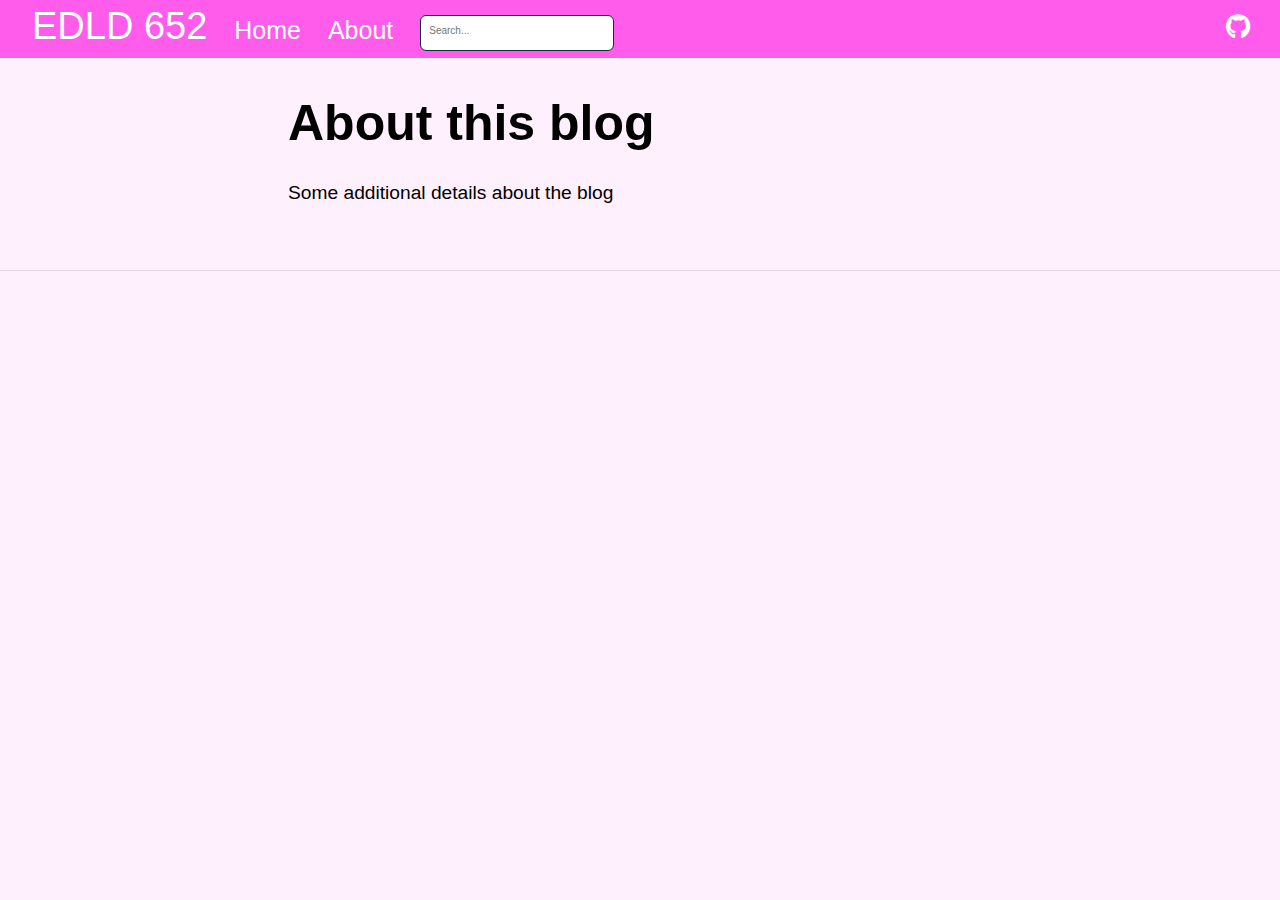
<file: docs/about.html>
<!DOCTYPE html>

<html xmlns="http://www.w3.org/1999/xhtml" lang="" xml:lang="">

<head>
  <meta charset="utf-8"/>
  <meta name="viewport" content="width=device-width, initial-scale=1"/>
  <meta http-equiv="X-UA-Compatible" content="IE=Edge,chrome=1"/>
  <meta name="generator" content="distill" />

  <style type="text/css">
  /* Hide doc at startup (prevent jankiness while JS renders/transforms) */
  body {
    visibility: hidden;
  }
  </style>

 <!--radix_placeholder_import_source-->
 <!--/radix_placeholder_import_source-->

<style type="text/css">code{white-space: pre;}</style>
<style type="text/css" data-origin="pandoc">
pre > code.sourceCode { white-space: pre; position: relative; }
pre > code.sourceCode > span { display: inline-block; line-height: 1.25; }
pre > code.sourceCode > span:empty { height: 1.2em; }
.sourceCode { overflow: visible; }
code.sourceCode > span { color: inherit; text-decoration: inherit; }
div.sourceCode { margin: 1em 0; }
pre.sourceCode { margin: 0; }
@media screen {
div.sourceCode { overflow: auto; }
}
@media print {
pre > code.sourceCode { white-space: pre-wrap; }
pre > code.sourceCode > span { text-indent: -5em; padding-left: 5em; }
}
pre.numberSource code
  { counter-reset: source-line 0; }
pre.numberSource code > span
  { position: relative; left: -4em; counter-increment: source-line; }
pre.numberSource code > span > a:first-child::before
  { content: counter(source-line);
    position: relative; left: -1em; text-align: right; vertical-align: baseline;
    border: none; display: inline-block;
    -webkit-touch-callout: none; -webkit-user-select: none;
    -khtml-user-select: none; -moz-user-select: none;
    -ms-user-select: none; user-select: none;
    padding: 0 4px; width: 4em;
    color: #aaaaaa;
  }
pre.numberSource { margin-left: 3em; border-left: 1px solid #aaaaaa;  padding-left: 4px; }
div.sourceCode
  {   }
@media screen {
pre > code.sourceCode > span > a:first-child::before { text-decoration: underline; }
}
code span.al { color: #ad0000; } /* Alert */
code span.an { color: #5e5e5e; } /* Annotation */
code span.at { } /* Attribute */
code span.bn { color: #ad0000; } /* BaseN */
code span.bu { } /* BuiltIn */
code span.cf { color: #007ba5; } /* ControlFlow */
code span.ch { color: #20794d; } /* Char */
code span.cn { color: #8f5902; } /* Constant */
code span.co { color: #5e5e5e; } /* Comment */
code span.cv { color: #5e5e5e; font-style: italic; } /* CommentVar */
code span.do { color: #5e5e5e; font-style: italic; } /* Documentation */
code span.dt { color: #ad0000; } /* DataType */
code span.dv { color: #ad0000; } /* DecVal */
code span.er { color: #ad0000; } /* Error */
code span.ex { } /* Extension */
code span.fl { color: #ad0000; } /* Float */
code span.fu { color: #4758ab; } /* Function */
code span.im { } /* Import */
code span.in { color: #5e5e5e; } /* Information */
code span.kw { color: #007ba5; } /* Keyword */
code span.op { color: #5e5e5e; } /* Operator */
code span.ot { color: #007ba5; } /* Other */
code span.pp { color: #ad0000; } /* Preprocessor */
code span.sc { color: #5e5e5e; } /* SpecialChar */
code span.ss { color: #20794d; } /* SpecialString */
code span.st { color: #20794d; } /* String */
code span.va { color: #111111; } /* Variable */
code span.vs { color: #20794d; } /* VerbatimString */
code span.wa { color: #5e5e5e; font-style: italic; } /* Warning */
</style>


  <!--radix_placeholder_meta_tags-->
  <title>EDLD 652: About this blog</title>

  <meta property="description" itemprop="description" content="Some additional details about the blog"/>



  <!--  https://developers.facebook.com/docs/sharing/webmasters#markup -->
  <meta property="og:title" content="EDLD 652: About this blog"/>
  <meta property="og:type" content="article"/>
  <meta property="og:description" content="Some additional details about the blog"/>
  <meta property="og:locale" content="en_US"/>
  <meta property="og:site_name" content="EDLD 652"/>

  <!--  https://dev.twitter.com/cards/types/summary -->
  <meta property="twitter:card" content="summary"/>
  <meta property="twitter:title" content="EDLD 652: About this blog"/>
  <meta property="twitter:description" content="Some additional details about the blog"/>

  <!--/radix_placeholder_meta_tags-->
  <!--radix_placeholder_rmarkdown_metadata-->

  <script type="text/json" id="radix-rmarkdown-metadata">
  {"type":"list","attributes":{"names":{"type":"character","attributes":{},"value":["title","description"]}},"value":[{"type":"character","attributes":{},"value":["About this blog"]},{"type":"character","attributes":{},"value":["Some additional details about the blog"]}]}
  </script>
  <!--/radix_placeholder_rmarkdown_metadata-->
  <!--radix_placeholder_navigation_in_header-->
  <meta name="distill:offset" content=""/>

  <script type="application/javascript">

    window.headroom_prevent_pin = false;

    window.document.addEventListener("DOMContentLoaded", function (event) {

      // initialize headroom for banner
      var header = $('header').get(0);
      var headerHeight = header.offsetHeight;
      var headroom = new Headroom(header, {
        tolerance: 5,
        onPin : function() {
          if (window.headroom_prevent_pin) {
            window.headroom_prevent_pin = false;
            headroom.unpin();
          }
        }
      });
      headroom.init();
      if(window.location.hash)
        headroom.unpin();
      $(header).addClass('headroom--transition');

      // offset scroll location for banner on hash change
      // (see: https://github.com/WickyNilliams/headroom.js/issues/38)
      window.addEventListener("hashchange", function(event) {
        window.scrollTo(0, window.pageYOffset - (headerHeight + 25));
      });

      // responsive menu
      $('.distill-site-header').each(function(i, val) {
        var topnav = $(this);
        var toggle = topnav.find('.nav-toggle');
        toggle.on('click', function() {
          topnav.toggleClass('responsive');
        });
      });

      // nav dropdowns
      $('.nav-dropbtn').click(function(e) {
        $(this).next('.nav-dropdown-content').toggleClass('nav-dropdown-active');
        $(this).parent().siblings('.nav-dropdown')
           .children('.nav-dropdown-content').removeClass('nav-dropdown-active');
      });
      $("body").click(function(e){
        $('.nav-dropdown-content').removeClass('nav-dropdown-active');
      });
      $(".nav-dropdown").click(function(e){
        e.stopPropagation();
      });
    });
  </script>

  <style type="text/css">

  /* Theme (user-documented overrideables for nav appearance) */

  .distill-site-nav {
    color: rgba(255, 255, 255, 0.8);
    background-color: #0F2E3D;
    font-size: 15px;
    font-weight: 300;
  }

  .distill-site-nav a {
    color: inherit;
    text-decoration: none;
  }

  .distill-site-nav a:hover {
    color: white;
  }

  @media print {
    .distill-site-nav {
      display: none;
    }
  }

  .distill-site-header {

  }

  .distill-site-footer {

  }


  /* Site Header */

  .distill-site-header {
    width: 100%;
    box-sizing: border-box;
    z-index: 3;
  }

  .distill-site-header .nav-left {
    display: inline-block;
    margin-left: 8px;
  }

  @media screen and (max-width: 768px) {
    .distill-site-header .nav-left {
      margin-left: 0;
    }
  }


  .distill-site-header .nav-right {
    float: right;
    margin-right: 8px;
  }

  .distill-site-header a,
  .distill-site-header .title {
    display: inline-block;
    text-align: center;
    padding: 14px 10px 14px 10px;
  }

  .distill-site-header .title {
    font-size: 18px;
    min-width: 150px;
  }

  .distill-site-header .logo {
    padding: 0;
  }

  .distill-site-header .logo img {
    display: none;
    max-height: 20px;
    width: auto;
    margin-bottom: -4px;
  }

  .distill-site-header .nav-image img {
    max-height: 18px;
    width: auto;
    display: inline-block;
    margin-bottom: -3px;
  }



  @media screen and (min-width: 1000px) {
    .distill-site-header .logo img {
      display: inline-block;
    }
    .distill-site-header .nav-left {
      margin-left: 20px;
    }
    .distill-site-header .nav-right {
      margin-right: 20px;
    }
    .distill-site-header .title {
      padding-left: 12px;
    }
  }


  .distill-site-header .nav-toggle {
    display: none;
  }

  .nav-dropdown {
    display: inline-block;
    position: relative;
  }

  .nav-dropdown .nav-dropbtn {
    border: none;
    outline: none;
    color: rgba(255, 255, 255, 0.8);
    padding: 16px 10px;
    background-color: transparent;
    font-family: inherit;
    font-size: inherit;
    font-weight: inherit;
    margin: 0;
    margin-top: 1px;
    z-index: 2;
  }

  .nav-dropdown-content {
    display: none;
    position: absolute;
    background-color: white;
    min-width: 200px;
    border: 1px solid rgba(0,0,0,0.15);
    border-radius: 4px;
    box-shadow: 0px 8px 16px 0px rgba(0,0,0,0.1);
    z-index: 1;
    margin-top: 2px;
    white-space: nowrap;
    padding-top: 4px;
    padding-bottom: 4px;
  }

  .nav-dropdown-content hr {
    margin-top: 4px;
    margin-bottom: 4px;
    border: none;
    border-bottom: 1px solid rgba(0, 0, 0, 0.1);
  }

  .nav-dropdown-active {
    display: block;
  }

  .nav-dropdown-content a, .nav-dropdown-content .nav-dropdown-header {
    color: black;
    padding: 6px 24px;
    text-decoration: none;
    display: block;
    text-align: left;
  }

  .nav-dropdown-content .nav-dropdown-header {
    display: block;
    padding: 5px 24px;
    padding-bottom: 0;
    text-transform: uppercase;
    font-size: 14px;
    color: #999999;
    white-space: nowrap;
  }

  .nav-dropdown:hover .nav-dropbtn {
    color: white;
  }

  .nav-dropdown-content a:hover {
    background-color: #ddd;
    color: black;
  }

  .nav-right .nav-dropdown-content {
    margin-left: -45%;
    right: 0;
  }

  @media screen and (max-width: 768px) {
    .distill-site-header a, .distill-site-header .nav-dropdown  {display: none;}
    .distill-site-header a.nav-toggle {
      float: right;
      display: block;
    }
    .distill-site-header .title {
      margin-left: 0;
    }
    .distill-site-header .nav-right {
      margin-right: 0;
    }
    .distill-site-header {
      overflow: hidden;
    }
    .nav-right .nav-dropdown-content {
      margin-left: 0;
    }
  }


  @media screen and (max-width: 768px) {
    .distill-site-header.responsive {position: relative; min-height: 500px; }
    .distill-site-header.responsive a.nav-toggle {
      position: absolute;
      right: 0;
      top: 0;
    }
    .distill-site-header.responsive a,
    .distill-site-header.responsive .nav-dropdown {
      display: block;
      text-align: left;
    }
    .distill-site-header.responsive .nav-left,
    .distill-site-header.responsive .nav-right {
      width: 100%;
    }
    .distill-site-header.responsive .nav-dropdown {float: none;}
    .distill-site-header.responsive .nav-dropdown-content {position: relative;}
    .distill-site-header.responsive .nav-dropdown .nav-dropbtn {
      display: block;
      width: 100%;
      text-align: left;
    }
  }

  /* Site Footer */

  .distill-site-footer {
    width: 100%;
    overflow: hidden;
    box-sizing: border-box;
    z-index: 3;
    margin-top: 30px;
    padding-top: 30px;
    padding-bottom: 30px;
    text-align: center;
  }

  /* Headroom */

  d-title {
    padding-top: 6rem;
  }

  @media print {
    d-title {
      padding-top: 4rem;
    }
  }

  .headroom {
    z-index: 1000;
    position: fixed;
    top: 0;
    left: 0;
    right: 0;
  }

  .headroom--transition {
    transition: all .4s ease-in-out;
  }

  .headroom--unpinned {
    top: -100px;
  }

  .headroom--pinned {
    top: 0;
  }

  /* adjust viewport for navbar height */
  /* helps vertically center bootstrap (non-distill) content */
  .min-vh-100 {
    min-height: calc(100vh - 100px) !important;
  }

  </style>

  <script src="site_libs/jquery-3.6.0/jquery-3.6.0.min.js"></script>
  <link href="site_libs/font-awesome-5.1.0/css/all.css" rel="stylesheet"/>
  <link href="site_libs/font-awesome-5.1.0/css/v4-shims.css" rel="stylesheet"/>
  <script src="site_libs/headroom-0.9.4/headroom.min.js"></script>
  <script src="site_libs/autocomplete-0.37.1/autocomplete.min.js"></script>
  <script src="site_libs/fuse-6.4.1/fuse.min.js"></script>

  <script type="application/javascript">

  function getMeta(metaName) {
    var metas = document.getElementsByTagName('meta');
    for (let i = 0; i < metas.length; i++) {
      if (metas[i].getAttribute('name') === metaName) {
        return metas[i].getAttribute('content');
      }
    }
    return '';
  }

  function offsetURL(url) {
    var offset = getMeta('distill:offset');
    return offset ? offset + '/' + url : url;
  }

  function createFuseIndex() {

    // create fuse index
    var options = {
      keys: [
        { name: 'title', weight: 20 },
        { name: 'categories', weight: 15 },
        { name: 'description', weight: 10 },
        { name: 'contents', weight: 5 },
      ],
      ignoreLocation: true,
      threshold: 0
    };
    var fuse = new window.Fuse([], options);

    // fetch the main search.json
    return fetch(offsetURL('search.json'))
      .then(function(response) {
        if (response.status == 200) {
          return response.json().then(function(json) {
            // index main articles
            json.articles.forEach(function(article) {
              fuse.add(article);
            });
            // download collections and index their articles
            return Promise.all(json.collections.map(function(collection) {
              return fetch(offsetURL(collection)).then(function(response) {
                if (response.status === 200) {
                  return response.json().then(function(articles) {
                    articles.forEach(function(article) {
                      fuse.add(article);
                    });
                  })
                } else {
                  return Promise.reject(
                    new Error('Unexpected status from search index request: ' +
                              response.status)
                  );
                }
              });
            })).then(function() {
              return fuse;
            });
          });

        } else {
          return Promise.reject(
            new Error('Unexpected status from search index request: ' +
                        response.status)
          );
        }
      });
  }

  window.document.addEventListener("DOMContentLoaded", function (event) {

    // get search element (bail if we don't have one)
    var searchEl = window.document.getElementById('distill-search');
    if (!searchEl)
      return;

    createFuseIndex()
      .then(function(fuse) {

        // make search box visible
        searchEl.classList.remove('hidden');

        // initialize autocomplete
        var options = {
          autoselect: true,
          hint: false,
          minLength: 2,
        };
        window.autocomplete(searchEl, options, [{
          source: function(query, callback) {
            const searchOptions = {
              isCaseSensitive: false,
              shouldSort: true,
              minMatchCharLength: 2,
              limit: 10,
            };
            var results = fuse.search(query, searchOptions);
            callback(results
              .map(function(result) { return result.item; })
            );
          },
          templates: {
            suggestion: function(suggestion) {
              var img = suggestion.preview && Object.keys(suggestion.preview).length > 0
                ? `<img src="${offsetURL(suggestion.preview)}"</img>`
                : '';
              var html = `
                <div class="search-item">
                  <h3>${suggestion.title}</h3>
                  <div class="search-item-description">
                    ${suggestion.description || ''}
                  </div>
                  <div class="search-item-preview">
                    ${img}
                  </div>
                </div>
              `;
              return html;
            }
          }
        }]).on('autocomplete:selected', function(event, suggestion) {
          window.location.href = offsetURL(suggestion.path);
        });
        // remove inline display style on autocompleter (we want to
        // manage responsive display via css)
        $('.algolia-autocomplete').css("display", "");
      })
      .catch(function(error) {
        console.log(error);
      });

  });

  </script>

  <style type="text/css">

  .nav-search {
    font-size: x-small;
  }

  /* Algolioa Autocomplete */

  .algolia-autocomplete {
    display: inline-block;
    margin-left: 10px;
    vertical-align: sub;
    background-color: white;
    color: black;
    padding: 6px;
    padding-top: 8px;
    padding-bottom: 0;
    border-radius: 6px;
    border: 1px #0F2E3D solid;
    width: 180px;
  }


  @media screen and (max-width: 768px) {
    .distill-site-nav .algolia-autocomplete {
      display: none;
      visibility: hidden;
    }
    .distill-site-nav.responsive .algolia-autocomplete {
      display: inline-block;
      visibility: visible;
    }
    .distill-site-nav.responsive .algolia-autocomplete .aa-dropdown-menu {
      margin-left: 0;
      width: 400px;
      max-height: 400px;
    }
  }

  .algolia-autocomplete .aa-input, .algolia-autocomplete .aa-hint {
    width: 90%;
    outline: none;
    border: none;
  }

  .algolia-autocomplete .aa-hint {
    color: #999;
  }
  .algolia-autocomplete .aa-dropdown-menu {
    width: 550px;
    max-height: 70vh;
    overflow-x: visible;
    overflow-y: scroll;
    padding: 5px;
    margin-top: 3px;
    margin-left: -150px;
    background-color: #fff;
    border-radius: 5px;
    border: 1px solid #999;
    border-top: none;
  }

  .algolia-autocomplete .aa-dropdown-menu .aa-suggestion {
    cursor: pointer;
    padding: 5px 4px;
    border-bottom: 1px solid #eee;
  }

  .algolia-autocomplete .aa-dropdown-menu .aa-suggestion:last-of-type {
    border-bottom: none;
    margin-bottom: 2px;
  }

  .algolia-autocomplete .aa-dropdown-menu .aa-suggestion .search-item {
    overflow: hidden;
    font-size: 0.8em;
    line-height: 1.4em;
  }

  .algolia-autocomplete .aa-dropdown-menu .aa-suggestion .search-item h3 {
    font-size: 1rem;
    margin-block-start: 0;
    margin-block-end: 5px;
  }

  .algolia-autocomplete .aa-dropdown-menu .aa-suggestion .search-item-description {
    display: inline-block;
    overflow: hidden;
    height: 2.8em;
    width: 80%;
    margin-right: 4%;
  }

  .algolia-autocomplete .aa-dropdown-menu .aa-suggestion .search-item-preview {
    display: inline-block;
    width: 15%;
  }

  .algolia-autocomplete .aa-dropdown-menu .aa-suggestion .search-item-preview img {
    height: 3em;
    width: auto;
    display: none;
  }

  .algolia-autocomplete .aa-dropdown-menu .aa-suggestion .search-item-preview img[src] {
    display: initial;
  }

  .algolia-autocomplete .aa-dropdown-menu .aa-suggestion.aa-cursor {
    background-color: #eee;
  }
  .algolia-autocomplete .aa-dropdown-menu .aa-suggestion em {
    font-weight: bold;
    font-style: normal;
  }

  </style>


  <!--/radix_placeholder_navigation_in_header-->
  <!--radix_placeholder_distill-->

  <style type="text/css">

  body {
    background-color: white;
  }

  .pandoc-table {
    width: 100%;
  }

  .pandoc-table>caption {
    margin-bottom: 10px;
  }

  .pandoc-table th:not([align]) {
    text-align: left;
  }

  .pagedtable-footer {
    font-size: 15px;
  }

  d-byline .byline {
    grid-template-columns: 2fr 2fr;
  }

  d-byline .byline h3 {
    margin-block-start: 1.5em;
  }

  d-byline .byline .authors-affiliations h3 {
    margin-block-start: 0.5em;
  }

  .authors-affiliations .orcid-id {
    width: 16px;
    height:16px;
    margin-left: 4px;
    margin-right: 4px;
    vertical-align: middle;
    padding-bottom: 2px;
  }

  d-title .dt-tags {
    margin-top: 1em;
    grid-column: text;
  }

  .dt-tags .dt-tag {
    text-decoration: none;
    display: inline-block;
    color: rgba(0,0,0,0.6);
    padding: 0em 0.4em;
    margin-right: 0.5em;
    margin-bottom: 0.4em;
    font-size: 70%;
    border: 1px solid rgba(0,0,0,0.2);
    border-radius: 3px;
    text-transform: uppercase;
    font-weight: 500;
  }

  d-article table.gt_table td,
  d-article table.gt_table th {
    border-bottom: none;
  }

  .html-widget {
    margin-bottom: 2.0em;
  }

  .l-screen-inset {
    padding-right: 16px;
  }

  .l-screen .caption {
    margin-left: 10px;
  }

  .shaded {
    background: rgb(247, 247, 247);
    padding-top: 20px;
    padding-bottom: 20px;
    border-top: 1px solid rgba(0, 0, 0, 0.1);
    border-bottom: 1px solid rgba(0, 0, 0, 0.1);
  }

  .shaded .html-widget {
    margin-bottom: 0;
    border: 1px solid rgba(0, 0, 0, 0.1);
  }

  .shaded .shaded-content {
    background: white;
  }

  .text-output {
    margin-top: 0;
    line-height: 1.5em;
  }

  .hidden {
    display: none !important;
  }

  d-article {
    padding-top: 2.5rem;
    padding-bottom: 30px;
  }

  d-appendix {
    padding-top: 30px;
  }

  d-article>p>img {
    width: 100%;
  }

  d-article h2 {
    margin: 1rem 0 1.5rem 0;
  }

  d-article h3 {
    margin-top: 1.5rem;
  }

  d-article iframe {
    border: 1px solid rgba(0, 0, 0, 0.1);
    margin-bottom: 2.0em;
    width: 100%;
  }

  /* Tweak code blocks */

  d-article div.sourceCode code,
  d-article pre code {
    font-family: Consolas, Monaco, 'Andale Mono', 'Ubuntu Mono', monospace;
  }

  d-article pre,
  d-article div.sourceCode,
  d-article div.sourceCode pre {
    overflow: auto;
  }

  d-article div.sourceCode {
    background-color: white;
  }

  d-article div.sourceCode pre {
    padding-left: 10px;
    font-size: 12px;
    border-left: 2px solid rgba(0,0,0,0.1);
  }

  d-article pre {
    font-size: 12px;
    color: black;
    background: none;
    margin-top: 0;
    text-align: left;
    white-space: pre;
    word-spacing: normal;
    word-break: normal;
    word-wrap: normal;
    line-height: 1.5;

    -moz-tab-size: 4;
    -o-tab-size: 4;
    tab-size: 4;

    -webkit-hyphens: none;
    -moz-hyphens: none;
    -ms-hyphens: none;
    hyphens: none;
  }

  d-article pre a {
    border-bottom: none;
  }

  d-article pre a:hover {
    border-bottom: none;
    text-decoration: underline;
  }

  d-article details {
    grid-column: text;
    margin-bottom: 0.8em;
  }

  @media(min-width: 768px) {

  d-article pre,
  d-article div.sourceCode,
  d-article div.sourceCode pre {
    overflow: visible !important;
  }

  d-article div.sourceCode pre {
    padding-left: 18px;
    font-size: 14px;
  }

  d-article pre {
    font-size: 14px;
  }

  }

  figure img.external {
    background: white;
    border: 1px solid rgba(0, 0, 0, 0.1);
    box-shadow: 0 1px 8px rgba(0, 0, 0, 0.1);
    padding: 18px;
    box-sizing: border-box;
  }

  /* CSS for d-contents */

  .d-contents {
    grid-column: text;
    color: rgba(0,0,0,0.8);
    font-size: 0.9em;
    padding-bottom: 1em;
    margin-bottom: 1em;
    padding-bottom: 0.5em;
    margin-bottom: 1em;
    padding-left: 0.25em;
    justify-self: start;
  }

  @media(min-width: 1000px) {
    .d-contents.d-contents-float {
      height: 0;
      grid-column-start: 1;
      grid-column-end: 4;
      justify-self: center;
      padding-right: 3em;
      padding-left: 2em;
    }
  }

  .d-contents nav h3 {
    font-size: 18px;
    margin-top: 0;
    margin-bottom: 1em;
  }

  .d-contents li {
    list-style-type: none
  }

  .d-contents nav > ul {
    padding-left: 0;
  }

  .d-contents ul {
    padding-left: 1em
  }

  .d-contents nav ul li {
    margin-top: 0.6em;
    margin-bottom: 0.2em;
  }

  .d-contents nav a {
    font-size: 13px;
    border-bottom: none;
    text-decoration: none
    color: rgba(0, 0, 0, 0.8);
  }

  .d-contents nav a:hover {
    text-decoration: underline solid rgba(0, 0, 0, 0.6)
  }

  .d-contents nav > ul > li > a {
    font-weight: 600;
  }

  .d-contents nav > ul > li > ul {
    font-weight: inherit;
  }

  .d-contents nav > ul > li > ul > li {
    margin-top: 0.2em;
  }


  .d-contents nav ul {
    margin-top: 0;
    margin-bottom: 0.25em;
  }

  .d-article-with-toc h2:nth-child(2) {
    margin-top: 0;
  }


  /* Figure */

  .figure {
    position: relative;
    margin-bottom: 2.5em;
    margin-top: 1.5em;
  }

  .figure img {
    width: 100%;
  }

  .figure .caption {
    color: rgba(0, 0, 0, 0.6);
    font-size: 12px;
    line-height: 1.5em;
  }

  .figure img.external {
    background: white;
    border: 1px solid rgba(0, 0, 0, 0.1);
    box-shadow: 0 1px 8px rgba(0, 0, 0, 0.1);
    padding: 18px;
    box-sizing: border-box;
  }

  .figure .caption a {
    color: rgba(0, 0, 0, 0.6);
  }

  .figure .caption b,
  .figure .caption strong, {
    font-weight: 600;
    color: rgba(0, 0, 0, 1.0);
  }

  /* Citations */

  d-article .citation {
    color: inherit;
    cursor: inherit;
  }

  div.hanging-indent{
    margin-left: 1em; text-indent: -1em;
  }

  /* Citation hover box */

  .tippy-box[data-theme~=light-border] {
    background-color: rgba(250, 250, 250, 0.95);
  }

  .tippy-content > p {
    margin-bottom: 0;
    padding: 2px;
  }


  /* Tweak 1000px media break to show more text */

  @media(min-width: 1000px) {
    .base-grid,
    distill-header,
    d-title,
    d-abstract,
    d-article,
    d-appendix,
    distill-appendix,
    d-byline,
    d-footnote-list,
    d-citation-list,
    distill-footer {
      grid-template-columns: [screen-start] 1fr [page-start kicker-start] 80px [middle-start] 50px [text-start kicker-end] 65px 65px 65px 65px 65px 65px 65px 65px [text-end gutter-start] 65px [middle-end] 65px [page-end gutter-end] 1fr [screen-end];
      grid-column-gap: 16px;
    }

    .grid {
      grid-column-gap: 16px;
    }

    d-article {
      font-size: 1.06rem;
      line-height: 1.7em;
    }
    figure .caption, .figure .caption, figure figcaption {
      font-size: 13px;
    }
  }

  @media(min-width: 1180px) {
    .base-grid,
    distill-header,
    d-title,
    d-abstract,
    d-article,
    d-appendix,
    distill-appendix,
    d-byline,
    d-footnote-list,
    d-citation-list,
    distill-footer {
      grid-template-columns: [screen-start] 1fr [page-start kicker-start] 60px [middle-start] 60px [text-start kicker-end] 60px 60px 60px 60px 60px 60px 60px 60px [text-end gutter-start] 60px [middle-end] 60px [page-end gutter-end] 1fr [screen-end];
      grid-column-gap: 32px;
    }

    .grid {
      grid-column-gap: 32px;
    }
  }


  /* Get the citation styles for the appendix (not auto-injected on render since
     we do our own rendering of the citation appendix) */

  d-appendix .citation-appendix,
  .d-appendix .citation-appendix {
    font-size: 11px;
    line-height: 15px;
    border-left: 1px solid rgba(0, 0, 0, 0.1);
    padding-left: 18px;
    border: 1px solid rgba(0,0,0,0.1);
    background: rgba(0, 0, 0, 0.02);
    padding: 10px 18px;
    border-radius: 3px;
    color: rgba(150, 150, 150, 1);
    overflow: hidden;
    margin-top: -12px;
    white-space: pre-wrap;
    word-wrap: break-word;
  }

  /* Include appendix styles here so they can be overridden */

  d-appendix {
    contain: layout style;
    font-size: 0.8em;
    line-height: 1.7em;
    margin-top: 60px;
    margin-bottom: 0;
    border-top: 1px solid rgba(0, 0, 0, 0.1);
    color: rgba(0,0,0,0.5);
    padding-top: 60px;
    padding-bottom: 48px;
  }

  d-appendix h3 {
    grid-column: page-start / text-start;
    font-size: 15px;
    font-weight: 500;
    margin-top: 1em;
    margin-bottom: 0;
    color: rgba(0,0,0,0.65);
  }

  d-appendix h3 + * {
    margin-top: 1em;
  }

  d-appendix ol {
    padding: 0 0 0 15px;
  }

  @media (min-width: 768px) {
    d-appendix ol {
      padding: 0 0 0 30px;
      margin-left: -30px;
    }
  }

  d-appendix li {
    margin-bottom: 1em;
  }

  d-appendix a {
    color: rgba(0, 0, 0, 0.6);
  }

  d-appendix > * {
    grid-column: text;
  }

  d-appendix > d-footnote-list,
  d-appendix > d-citation-list,
  d-appendix > distill-appendix {
    grid-column: screen;
  }

  /* Include footnote styles here so they can be overridden */

  d-footnote-list {
    contain: layout style;
  }

  d-footnote-list > * {
    grid-column: text;
  }

  d-footnote-list a.footnote-backlink {
    color: rgba(0,0,0,0.3);
    padding-left: 0.5em;
  }



  /* Anchor.js */

  .anchorjs-link {
    /*transition: all .25s linear; */
    text-decoration: none;
    border-bottom: none;
  }
  *:hover > .anchorjs-link {
    margin-left: -1.125em !important;
    text-decoration: none;
    border-bottom: none;
  }

  /* Social footer */

  .social_footer {
    margin-top: 30px;
    margin-bottom: 0;
    color: rgba(0,0,0,0.67);
  }

  .disqus-comments {
    margin-right: 30px;
  }

  .disqus-comment-count {
    border-bottom: 1px solid rgba(0, 0, 0, 0.4);
    cursor: pointer;
  }

  #disqus_thread {
    margin-top: 30px;
  }

  .article-sharing a {
    border-bottom: none;
    margin-right: 8px;
  }

  .article-sharing a:hover {
    border-bottom: none;
  }

  .sidebar-section.subscribe {
    font-size: 12px;
    line-height: 1.6em;
  }

  .subscribe p {
    margin-bottom: 0.5em;
  }


  .article-footer .subscribe {
    font-size: 15px;
    margin-top: 45px;
  }


  .sidebar-section.custom {
    font-size: 12px;
    line-height: 1.6em;
  }

  .custom p {
    margin-bottom: 0.5em;
  }

  /* Styles for listing layout (hide title) */
  .layout-listing d-title, .layout-listing .d-title {
    display: none;
  }

  /* Styles for posts lists (not auto-injected) */


  .posts-with-sidebar {
    padding-left: 45px;
    padding-right: 45px;
  }

  .posts-list .description h2,
  .posts-list .description p {
    font-family: -apple-system, BlinkMacSystemFont, "Segoe UI", Roboto, Oxygen, Ubuntu, Cantarell, "Fira Sans", "Droid Sans", "Helvetica Neue", Arial, sans-serif;
  }

  .posts-list .description h2 {
    font-weight: 700;
    border-bottom: none;
    padding-bottom: 0;
  }

  .posts-list h2.post-tag {
    border-bottom: 1px solid rgba(0, 0, 0, 0.2);
    padding-bottom: 12px;
  }
  .posts-list {
    margin-top: 60px;
    margin-bottom: 24px;
  }

  .posts-list .post-preview {
    text-decoration: none;
    overflow: hidden;
    display: block;
    border-bottom: 1px solid rgba(0, 0, 0, 0.1);
    padding: 24px 0;
  }

  .post-preview-last {
    border-bottom: none !important;
  }

  .posts-list .posts-list-caption {
    grid-column: screen;
    font-weight: 400;
  }

  .posts-list .post-preview h2 {
    margin: 0 0 6px 0;
    line-height: 1.2em;
    font-style: normal;
    font-size: 24px;
  }

  .posts-list .post-preview p {
    margin: 0 0 12px 0;
    line-height: 1.4em;
    font-size: 16px;
  }

  .posts-list .post-preview .thumbnail {
    box-sizing: border-box;
    margin-bottom: 24px;
    position: relative;
    max-width: 500px;
  }
  .posts-list .post-preview img {
    width: 100%;
    display: block;
  }

  .posts-list .metadata {
    font-size: 12px;
    line-height: 1.4em;
    margin-bottom: 18px;
  }

  .posts-list .metadata > * {
    display: inline-block;
  }

  .posts-list .metadata .publishedDate {
    margin-right: 2em;
  }

  .posts-list .metadata .dt-authors {
    display: block;
    margin-top: 0.3em;
    margin-right: 2em;
  }

  .posts-list .dt-tags {
    display: block;
    line-height: 1em;
  }

  .posts-list .dt-tags .dt-tag {
    display: inline-block;
    color: rgba(0,0,0,0.6);
    padding: 0.3em 0.4em;
    margin-right: 0.2em;
    margin-bottom: 0.4em;
    font-size: 60%;
    border: 1px solid rgba(0,0,0,0.2);
    border-radius: 3px;
    text-transform: uppercase;
    font-weight: 500;
  }

  .posts-list img {
    opacity: 1;
  }

  .posts-list img[data-src] {
    opacity: 0;
  }

  .posts-more {
    clear: both;
  }


  .posts-sidebar {
    font-size: 16px;
  }

  .posts-sidebar h3 {
    font-size: 16px;
    margin-top: 0;
    margin-bottom: 0.5em;
    font-weight: 400;
    text-transform: uppercase;
  }

  .sidebar-section {
    margin-bottom: 30px;
  }

  .categories ul {
    list-style-type: none;
    margin: 0;
    padding: 0;
  }

  .categories li {
    color: rgba(0, 0, 0, 0.8);
    margin-bottom: 0;
  }

  .categories li>a {
    border-bottom: none;
  }

  .categories li>a:hover {
    border-bottom: 1px solid rgba(0, 0, 0, 0.4);
  }

  .categories .active {
    font-weight: 600;
  }

  .categories .category-count {
    color: rgba(0, 0, 0, 0.4);
  }


  @media(min-width: 768px) {
    .posts-list .post-preview h2 {
      font-size: 26px;
    }
    .posts-list .post-preview .thumbnail {
      float: right;
      width: 30%;
      margin-bottom: 0;
    }
    .posts-list .post-preview .description {
      float: left;
      width: 45%;
    }
    .posts-list .post-preview .metadata {
      float: left;
      width: 20%;
      margin-top: 8px;
    }
    .posts-list .post-preview p {
      margin: 0 0 12px 0;
      line-height: 1.5em;
      font-size: 16px;
    }
    .posts-with-sidebar .posts-list {
      float: left;
      width: 75%;
    }
    .posts-with-sidebar .posts-sidebar {
      float: right;
      width: 20%;
      margin-top: 60px;
      padding-top: 24px;
      padding-bottom: 24px;
    }
  }


  /* Improve display for browsers without grid (IE/Edge <= 15) */

  .downlevel {
    line-height: 1.6em;
    font-family: -apple-system, BlinkMacSystemFont, "Segoe UI", Roboto, Oxygen, Ubuntu, Cantarell, "Fira Sans", "Droid Sans", "Helvetica Neue", Arial, sans-serif;
    margin: 0;
  }

  .downlevel .d-title {
    padding-top: 6rem;
    padding-bottom: 1.5rem;
  }

  .downlevel .d-title h1 {
    font-size: 50px;
    font-weight: 700;
    line-height: 1.1em;
    margin: 0 0 0.5rem;
  }

  .downlevel .d-title p {
    font-weight: 300;
    font-size: 1.2rem;
    line-height: 1.55em;
    margin-top: 0;
  }

  .downlevel .d-byline {
    padding-top: 0.8em;
    padding-bottom: 0.8em;
    font-size: 0.8rem;
    line-height: 1.8em;
  }

  .downlevel .section-separator {
    border: none;
    border-top: 1px solid rgba(0, 0, 0, 0.1);
  }

  .downlevel .d-article {
    font-size: 1.06rem;
    line-height: 1.7em;
    padding-top: 1rem;
    padding-bottom: 2rem;
  }


  .downlevel .d-appendix {
    padding-left: 0;
    padding-right: 0;
    max-width: none;
    font-size: 0.8em;
    line-height: 1.7em;
    margin-bottom: 0;
    color: rgba(0,0,0,0.5);
    padding-top: 40px;
    padding-bottom: 48px;
  }

  .downlevel .footnotes ol {
    padding-left: 13px;
  }

  .downlevel .base-grid,
  .downlevel .distill-header,
  .downlevel .d-title,
  .downlevel .d-abstract,
  .downlevel .d-article,
  .downlevel .d-appendix,
  .downlevel .distill-appendix,
  .downlevel .d-byline,
  .downlevel .d-footnote-list,
  .downlevel .d-citation-list,
  .downlevel .distill-footer,
  .downlevel .appendix-bottom,
  .downlevel .posts-container {
    padding-left: 40px;
    padding-right: 40px;
  }

  @media(min-width: 768px) {
    .downlevel .base-grid,
    .downlevel .distill-header,
    .downlevel .d-title,
    .downlevel .d-abstract,
    .downlevel .d-article,
    .downlevel .d-appendix,
    .downlevel .distill-appendix,
    .downlevel .d-byline,
    .downlevel .d-footnote-list,
    .downlevel .d-citation-list,
    .downlevel .distill-footer,
    .downlevel .appendix-bottom,
    .downlevel .posts-container {
    padding-left: 150px;
    padding-right: 150px;
    max-width: 900px;
  }
  }

  .downlevel pre code {
    display: block;
    border-left: 2px solid rgba(0, 0, 0, .1);
    padding: 0 0 0 20px;
    font-size: 14px;
  }

  .downlevel code, .downlevel pre {
    color: black;
    background: none;
    font-family: Consolas, Monaco, 'Andale Mono', 'Ubuntu Mono', monospace;
    text-align: left;
    white-space: pre;
    word-spacing: normal;
    word-break: normal;
    word-wrap: normal;
    line-height: 1.5;

    -moz-tab-size: 4;
    -o-tab-size: 4;
    tab-size: 4;

    -webkit-hyphens: none;
    -moz-hyphens: none;
    -ms-hyphens: none;
    hyphens: none;
  }

  .downlevel .posts-list .post-preview {
    color: inherit;
  }



  </style>

  <script type="application/javascript">

  function is_downlevel_browser() {
    if (bowser.isUnsupportedBrowser({ msie: "12", msedge: "16"},
                                   window.navigator.userAgent)) {
      return true;
    } else {
      return window.load_distill_framework === undefined;
    }
  }

  // show body when load is complete
  function on_load_complete() {

    // add anchors
    if (window.anchors) {
      window.anchors.options.placement = 'left';
      window.anchors.add('d-article > h2, d-article > h3, d-article > h4, d-article > h5');
    }


    // set body to visible
    document.body.style.visibility = 'visible';

    // force redraw for leaflet widgets
    if (window.HTMLWidgets) {
      var maps = window.HTMLWidgets.findAll(".leaflet");
      $.each(maps, function(i, el) {
        var map = this.getMap();
        map.invalidateSize();
        map.eachLayer(function(layer) {
          if (layer instanceof L.TileLayer)
            layer.redraw();
        });
      });
    }

    // trigger 'shown' so htmlwidgets resize
    $('d-article').trigger('shown');
  }

  function init_distill() {

    init_common();

    // create front matter
    var front_matter = $('<d-front-matter></d-front-matter>');
    $('#distill-front-matter').wrap(front_matter);

    // create d-title
    $('.d-title').changeElementType('d-title');

    // create d-byline
    var byline = $('<d-byline></d-byline>');
    $('.d-byline').replaceWith(byline);

    // create d-article
    var article = $('<d-article></d-article>');
    $('.d-article').wrap(article).children().unwrap();

    // move posts container into article
    $('.posts-container').appendTo($('d-article'));

    // create d-appendix
    $('.d-appendix').changeElementType('d-appendix');

    // flag indicating that we have appendix items
    var appendix = $('.appendix-bottom').children('h3').length > 0;

    // replace footnotes with <d-footnote>
    $('.footnote-ref').each(function(i, val) {
      appendix = true;
      var href = $(this).attr('href');
      var id = href.replace('#', '');
      var fn = $('#' + id);
      var fn_p = $('#' + id + '>p');
      fn_p.find('.footnote-back').remove();
      var text = fn_p.html();
      var dtfn = $('<d-footnote></d-footnote>');
      dtfn.html(text);
      $(this).replaceWith(dtfn);
    });
    // remove footnotes
    $('.footnotes').remove();

    // move refs into #references-listing
    $('#references-listing').replaceWith($('#refs'));

    $('h1.appendix, h2.appendix').each(function(i, val) {
      $(this).changeElementType('h3');
    });
    $('h3.appendix').each(function(i, val) {
      var id = $(this).attr('id');
      $('.d-contents a[href="#' + id + '"]').parent().remove();
      appendix = true;
      $(this).nextUntil($('h1, h2, h3')).addBack().appendTo($('d-appendix'));
    });

    // show d-appendix if we have appendix content
    $("d-appendix").css('display', appendix ? 'grid' : 'none');

    // localize layout chunks to just output
    $('.layout-chunk').each(function(i, val) {

      // capture layout
      var layout = $(this).attr('data-layout');

      // apply layout to markdown level block elements
      var elements = $(this).children().not('details, div.sourceCode, pre, script');
      elements.each(function(i, el) {
        var layout_div = $('<div class="' + layout + '"></div>');
        if (layout_div.hasClass('shaded')) {
          var shaded_content = $('<div class="shaded-content"></div>');
          $(this).wrap(shaded_content);
          $(this).parent().wrap(layout_div);
        } else {
          $(this).wrap(layout_div);
        }
      });


      // unwrap the layout-chunk div
      $(this).children().unwrap();
    });

    // remove code block used to force  highlighting css
    $('.distill-force-highlighting-css').parent().remove();

    // remove empty line numbers inserted by pandoc when using a
    // custom syntax highlighting theme
    $('code.sourceCode a:empty').remove();

    // load distill framework
    load_distill_framework();

    // wait for window.distillRunlevel == 4 to do post processing
    function distill_post_process() {

      if (!window.distillRunlevel || window.distillRunlevel < 4)
        return;

      // hide author/affiliations entirely if we have no authors
      var front_matter = JSON.parse($("#distill-front-matter").html());
      var have_authors = front_matter.authors && front_matter.authors.length > 0;
      if (!have_authors)
        $('d-byline').addClass('hidden');

      // article with toc class
      $('.d-contents').parent().addClass('d-article-with-toc');

      // strip links that point to #
      $('.authors-affiliations').find('a[href="#"]').removeAttr('href');

      // add orcid ids
      $('.authors-affiliations').find('.author').each(function(i, el) {
        var orcid_id = front_matter.authors[i].orcidID;
        if (orcid_id) {
          var a = $('<a></a>');
          a.attr('href', 'https://orcid.org/' + orcid_id);
          var img = $('<img></img>');
          img.addClass('orcid-id');
          img.attr('alt', 'ORCID ID');
          img.attr('src','[data-uri]');
          a.append(img);
          $(this).append(a);
        }
      });

      // hide elements of author/affiliations grid that have no value
      function hide_byline_column(caption) {
        $('d-byline').find('h3:contains("' + caption + '")').parent().css('visibility', 'hidden');
      }

      // affiliations
      var have_affiliations = false;
      for (var i = 0; i<front_matter.authors.length; ++i) {
        var author = front_matter.authors[i];
        if (author.affiliation !== "&nbsp;") {
          have_affiliations = true;
          break;
        }
      }
      if (!have_affiliations)
        $('d-byline').find('h3:contains("Affiliations")').css('visibility', 'hidden');

      // published date
      if (!front_matter.publishedDate)
        hide_byline_column("Published");

      // document object identifier
      var doi = $('d-byline').find('h3:contains("DOI")');
      var doi_p = doi.next().empty();
      if (!front_matter.doi) {
        // if we have a citation and valid citationText then link to that
        if ($('#citation').length > 0 && front_matter.citationText) {
          doi.html('Citation');
          $('<a href="#citation"></a>')
            .text(front_matter.citationText)
            .appendTo(doi_p);
        } else {
          hide_byline_column("DOI");
        }
      } else {
        $('<a></a>')
           .attr('href', "https://doi.org/" + front_matter.doi)
           .html(front_matter.doi)
           .appendTo(doi_p);
      }

       // change plural form of authors/affiliations
      if (front_matter.authors.length === 1) {
        var grid = $('.authors-affiliations');
        grid.children('h3:contains("Authors")').text('Author');
        grid.children('h3:contains("Affiliations")').text('Affiliation');
      }

      // remove d-appendix and d-footnote-list local styles
      $('d-appendix > style:first-child').remove();
      $('d-footnote-list > style:first-child').remove();

      // move appendix-bottom entries to the bottom
      $('.appendix-bottom').appendTo('d-appendix').children().unwrap();
      $('.appendix-bottom').remove();

      // hoverable references
      $('span.citation[data-cites]').each(function() {
        var refs = $(this).attr('data-cites').split(" ");
        var refHtml = refs.map(function(ref) {
          return "<p>" + $('#ref-' + ref).html() + "</p>";
        }).join("\n");
        window.tippy(this, {
          allowHTML: true,
          content: refHtml,
          maxWidth: 500,
          interactive: true,
          interactiveBorder: 10,
          theme: 'light-border',
          placement: 'bottom-start'
        });
      });

      // clear polling timer
      clearInterval(tid);

      // show body now that everything is ready
      on_load_complete();
    }

    var tid = setInterval(distill_post_process, 50);
    distill_post_process();

  }

  function init_downlevel() {

    init_common();

     // insert hr after d-title
    $('.d-title').after($('<hr class="section-separator"/>'));

    // check if we have authors
    var front_matter = JSON.parse($("#distill-front-matter").html());
    var have_authors = front_matter.authors && front_matter.authors.length > 0;

    // manage byline/border
    if (!have_authors)
      $('.d-byline').remove();
    $('.d-byline').after($('<hr class="section-separator"/>'));
    $('.d-byline a').remove();

    // remove toc
    $('.d-contents').remove();

    // move appendix elements
    $('h1.appendix, h2.appendix').each(function(i, val) {
      $(this).changeElementType('h3');
    });
    $('h3.appendix').each(function(i, val) {
      $(this).nextUntil($('h1, h2, h3')).addBack().appendTo($('.d-appendix'));
    });


    // inject headers into references and footnotes
    var refs_header = $('<h3></h3>');
    refs_header.text('References');
    $('#refs').prepend(refs_header);

    var footnotes_header = $('<h3></h3');
    footnotes_header.text('Footnotes');
    $('.footnotes').children('hr').first().replaceWith(footnotes_header);

    // move appendix-bottom entries to the bottom
    $('.appendix-bottom').appendTo('.d-appendix').children().unwrap();
    $('.appendix-bottom').remove();

    // remove appendix if it's empty
    if ($('.d-appendix').children().length === 0)
      $('.d-appendix').remove();

    // prepend separator above appendix
    $('.d-appendix').before($('<hr class="section-separator" style="clear: both"/>'));

    // trim code
    $('pre>code').each(function(i, val) {
      $(this).html($.trim($(this).html()));
    });

    // move posts-container right before article
    $('.posts-container').insertBefore($('.d-article'));

    $('body').addClass('downlevel');

    on_load_complete();
  }


  function init_common() {

    // jquery plugin to change element types
    (function($) {
      $.fn.changeElementType = function(newType) {
        var attrs = {};

        $.each(this[0].attributes, function(idx, attr) {
          attrs[attr.nodeName] = attr.nodeValue;
        });

        this.replaceWith(function() {
          return $("<" + newType + "/>", attrs).append($(this).contents());
        });
      };
    })(jQuery);

    // prevent underline for linked images
    $('a > img').parent().css({'border-bottom' : 'none'});

    // mark non-body figures created by knitr chunks as 100% width
    $('.layout-chunk').each(function(i, val) {
      var figures = $(this).find('img, .html-widget');
      if ($(this).attr('data-layout') !== "l-body") {
        figures.css('width', '100%');
      } else {
        figures.css('max-width', '100%');
        figures.filter("[width]").each(function(i, val) {
          var fig = $(this);
          fig.css('width', fig.attr('width') + 'px');
        });

      }
    });

    // auto-append index.html to post-preview links in file: protocol
    // and in rstudio ide preview
    $('.post-preview').each(function(i, val) {
      if (window.location.protocol === "file:")
        $(this).attr('href', $(this).attr('href') + "index.html");
    });

    // get rid of index.html references in header
    if (window.location.protocol !== "file:") {
      $('.distill-site-header a[href]').each(function(i,val) {
        $(this).attr('href', $(this).attr('href').replace("index.html", "./"));
      });
    }

    // add class to pandoc style tables
    $('tr.header').parent('thead').parent('table').addClass('pandoc-table');
    $('.kable-table').children('table').addClass('pandoc-table');

    // add figcaption style to table captions
    $('caption').parent('table').addClass("figcaption");

    // initialize posts list
    if (window.init_posts_list)
      window.init_posts_list();

    // implmement disqus comment link
    $('.disqus-comment-count').click(function() {
      window.headroom_prevent_pin = true;
      $('#disqus_thread').toggleClass('hidden');
      if (!$('#disqus_thread').hasClass('hidden')) {
        var offset = $(this).offset();
        $(window).resize();
        $('html, body').animate({
          scrollTop: offset.top - 35
        });
      }
    });
  }

  document.addEventListener('DOMContentLoaded', function() {
    if (is_downlevel_browser())
      init_downlevel();
    else
      window.addEventListener('WebComponentsReady', init_distill);
  });

  </script>

  <style type="text/css">
  /* base variables */

  /* Edit the CSS properties in this file to create a custom
     Distill theme. Only edit values in the right column
     for each row; values shown are the CSS defaults.
     To return any property to the default,
     you may set its value to: unset
     All rows must end with a semi-colon.                      */

  /* Optional: embed custom fonts here with `@import`          */
  /* This must remain at the top of this file.                 */



  html {
    /*-- Main font sizes --*/
    --title-size:      50px;
    --body-size:       1.06rem;
    --code-size:       14px;
    --aside-size:      12px;
    --fig-cap-size:    13px;
    /*-- Main font colors --*/
    --title-color:     #000000;
    --header-color:    rgba(0, 0, 0, 0.8);
    --body-color:      rgba(0, 0, 0, 0.8);
    --aside-color:     rgba(0, 0, 0, 0.6);
    --fig-cap-color:   rgba(0, 0, 0, 0.6);
    /*-- Specify custom fonts ~~~ must be imported above   --*/
    --heading-font:    sans-serif;
    --mono-font:       monospace;
    --body-font:       sans-serif;
    --navbar-font:     sans-serif;  /* websites + blogs only */
  }

  /*-- ARTICLE METADATA --*/
  d-byline {
    --heading-size:    0.6rem;
    --heading-color:   rgba(0, 0, 0, 0.5);
    --body-size:       0.8rem;
    --body-color:      rgba(0, 0, 0, 0.8);
  }

  /*-- ARTICLE TABLE OF CONTENTS --*/
  .d-contents {
    --heading-size:    18px;
    --contents-size:   13px;
  }

  /*-- ARTICLE APPENDIX --*/
  d-appendix {
    --heading-size:    15px;
    --heading-color:   rgba(0, 0, 0, 0.65);
    --text-size:       0.8em;
    --text-color:      rgba(0, 0, 0, 0.5);
  }

  /*-- WEBSITE HEADER + FOOTER --*/
  /* These properties only apply to Distill sites and blogs  */

  .distill-site-header {
    --title-size:       18px;
    --text-color:       rgba(255, 255, 255, 0.8);
    --text-size:        15px;
    --hover-color:      white;
    --bkgd-color:       #0F2E3D;
  }

  .distill-site-footer {
    --text-color:       rgba(255, 255, 255, 0.8);
    --text-size:        15px;
    --hover-color:      white;
    --bkgd-color:       #0F2E3D;
  }

  /*-- Additional custom styles --*/
  /* Add any additional CSS rules below                      */
  </style>
  <style type="text/css">
  /* base variables */

  /* Edit the CSS properties in this file to create a custom
     Distill theme. Only edit values in the right column
     for each row; values shown are the CSS defaults.
     To return any property to the default,
     you may set its value to: unset
     All rows must end with a semi-colon.                      */

  /* Optional: embed custom fonts here with `@import`          */
  /* This must remain at the top of this file.                 */



  html {
    /*-- Main font sizes --*/
    --title-size:      50px;
    --body-size:       1.06rem;
    --code-size:       14px;
    --aside-size:      12px;
    --fig-cap-size:    13px;
    /*-- Main font colors --*/
    --title-color:     #000000;
    --header-color:    rgba(0, 0, 0, 0.8);
    --body-color:      rgba(0, 0, 0, 0.8);
    --aside-color:     rgba(0, 0, 0, 0.6);
    --fig-cap-color:   rgba(0, 0, 0, 0.6);
    /*-- Specify custom fonts ~~~ must be imported above   --*/
    --heading-font:    sans-serif;
    --mono-font:       monospace;
    --body-font:       sans-serif;
    --navbar-font:     sans-serif;  /* websites + blogs only */
  }

  body {
    background-color: #fff0fd;
  }


  /*-- ARTICLE METADATA --*/
  d-byline {
    --heading-size:    0.6rem;
    --heading-color:   rgba(0, 0, 0, 0.5);
    --body-size:       0.8rem;
    --body-color:      rgba(0, 0, 0, 0.8);
  }

  /*-- ARTICLE TABLE OF CONTENTS --*/
  .d-contents {
    --heading-size:    18px;
    --contents-size:   13px;
  }

  /*-- ARTICLE APPENDIX --*/
  d-appendix {
    --heading-size:    15px;
    --heading-color:   rgba(0, 0, 0, 0.65);
    --text-size:       0.8em;
    --text-color:      rgba(0, 0, 0, 0.5);
  }

  /*-- WEBSITE HEADER + FOOTER --*/
  /* These properties only apply to Distill sites and blogs  */

  .distill-site-header {
    --title-size:       38px;
    --text-color:       white;
    --text-size:        25px;
    --hover-color:      #ffc7f8;
    --bkgd-color:       #ff5cec;
  }

  .distill-site-footer {
    --text-color:       rgba(255, 255, 255, 0.8);
    --text-size:        15px;
    --hover-color:      white;
    --bkgd-color:       #0F2E3D;
  }

  /*-- Additional custom styles --*/
  /* Add any additional CSS rules below                      */
  </style>
  <style type="text/css">
  /* base style */

  /* FONT FAMILIES */

  :root {
    --heading-default: -apple-system, BlinkMacSystemFont, "Segoe UI", Roboto, Oxygen, Ubuntu, Cantarell, "Fira Sans", "Droid Sans", "Helvetica Neue", Arial, sans-serif;
    --mono-default: Consolas, Monaco, 'Andale Mono', 'Ubuntu Mono', monospace;
    --body-default: -apple-system, BlinkMacSystemFont, "Segoe UI", Roboto, Oxygen, Ubuntu, Cantarell, "Fira Sans", "Droid Sans", "Helvetica Neue", Arial, sans-serif;
  }

  body,
  .posts-list .post-preview p,
  .posts-list .description p {
    font-family: var(--body-font), var(--body-default);
  }

  h1, h2, h3, h4, h5, h6,
  .posts-list .post-preview h2,
  .posts-list .description h2 {
    font-family: var(--heading-font), var(--heading-default);
  }

  d-article div.sourceCode code,
  d-article pre code {
    font-family: var(--mono-font), var(--mono-default);
  }


  /*-- TITLE --*/
  d-title h1,
  .posts-list > h1 {
    color: var(--title-color, black);
  }

  d-title h1 {
    font-size: var(--title-size, 50px);
  }

  /*-- HEADERS --*/
  d-article h1,
  d-article h2,
  d-article h3,
  d-article h4,
  d-article h5,
  d-article h6 {
    color: var(--header-color, rgba(0, 0, 0, 0.8));
  }

  /*-- BODY --*/
  d-article > p,  /* only text inside of <p> tags */
  d-article > ul, /* lists */
  d-article > ol {
    color: var(--body-color, rgba(0, 0, 0, 0.8));
    font-size: var(--body-size, 1.06rem);
  }


  /*-- CODE --*/
  d-article div.sourceCode code,
  d-article pre code {
    font-size: var(--code-size, 14px);
  }

  /*-- ASIDE --*/
  d-article aside {
    font-size: var(--aside-size, 12px);
    color: var(--aside-color, rgba(0, 0, 0, 0.6));
  }

  /*-- FIGURE CAPTIONS --*/
  figure .caption,
  figure figcaption,
  .figure .caption {
    font-size: var(--fig-cap-size, 13px);
    color: var(--fig-cap-color, rgba(0, 0, 0, 0.6));
  }

  /*-- METADATA --*/
  d-byline h3 {
    font-size: var(--heading-size, 0.6rem);
    color: var(--heading-color, rgba(0, 0, 0, 0.5));
  }

  d-byline {
    font-size: var(--body-size, 0.8rem);
    color: var(--body-color, rgba(0, 0, 0, 0.8));
  }

  d-byline a,
  d-article d-byline a {
    color: var(--body-color, rgba(0, 0, 0, 0.8));
  }

  /*-- TABLE OF CONTENTS --*/
  .d-contents nav h3 {
    font-size: var(--heading-size, 18px);
  }

  .d-contents nav a {
    font-size: var(--contents-size, 13px);
  }

  /*-- APPENDIX --*/
  d-appendix h3 {
    font-size: var(--heading-size, 15px);
    color: var(--heading-color, rgba(0, 0, 0, 0.65));
  }

  d-appendix {
    font-size: var(--text-size, 0.8em);
    color: var(--text-color, rgba(0, 0, 0, 0.5));
  }

  d-appendix d-footnote-list a.footnote-backlink {
    color: var(--text-color, rgba(0, 0, 0, 0.5));
  }

  /*-- WEBSITE HEADER + FOOTER --*/
  .distill-site-header .title {
    font-size: var(--title-size, 18px);
    font-family: var(--navbar-font), var(--heading-default);
  }

  .distill-site-header a,
  .nav-dropdown .nav-dropbtn {
    font-family: var(--navbar-font), var(--heading-default);
  }

  .nav-dropdown .nav-dropbtn {
    color: var(--text-color, rgba(255, 255, 255, 0.8));
    font-size: var(--text-size, 15px);
  }

  .distill-site-header a:hover,
  .nav-dropdown:hover .nav-dropbtn {
    color: var(--hover-color, white);
  }

  .distill-site-header {
    font-size: var(--text-size, 15px);
    color: var(--text-color, rgba(255, 255, 255, 0.8));
    background-color: var(--bkgd-color, #0F2E3D);
  }

  .distill-site-footer {
    font-size: var(--text-size, 15px);
    color: var(--text-color, rgba(255, 255, 255, 0.8));
    background-color: var(--bkgd-color, #0F2E3D);
  }

  .distill-site-footer a:hover {
    color: var(--hover-color, white);
  }</style>
  <!--/radix_placeholder_distill-->
  <script src="site_libs/header-attrs-2.11/header-attrs.js"></script>
  <script src="site_libs/popper-2.6.0/popper.min.js"></script>
  <link href="site_libs/tippy-6.2.7/tippy.css" rel="stylesheet" />
  <link href="site_libs/tippy-6.2.7/tippy-light-border.css" rel="stylesheet" />
  <script src="site_libs/tippy-6.2.7/tippy.umd.min.js"></script>
  <script src="site_libs/anchor-4.2.2/anchor.min.js"></script>
  <script src="site_libs/bowser-1.9.3/bowser.min.js"></script>
  <script src="site_libs/webcomponents-2.0.0/webcomponents.js"></script>
  <script src="site_libs/distill-2.2.21/template.v2.js"></script>
  <!--radix_placeholder_site_in_header-->
  <!--/radix_placeholder_site_in_header-->


</head>

<body>

<!--radix_placeholder_front_matter-->

<script id="distill-front-matter" type="text/json">
{"title":"About this blog","description":"Some additional details about the blog","authors":[]}
</script>

<!--/radix_placeholder_front_matter-->
<!--radix_placeholder_navigation_before_body-->
<header class="header header--fixed" role="banner">
<nav class="distill-site-nav distill-site-header">
<div class="nav-left">
<a href="index.html" class="title">EDLD 652</a>
<a href="index.html">Home</a>
<a href="about.html">About</a>
<input id="distill-search" class="nav-search hidden" type="text" placeholder="Search..."/>
</div>
<div class="nav-right">
<a href="https://github.com/datalorax/blog-ex">
<i class="fa fa-github" aria-hidden="true"></i>
</a>
<a href="javascript:void(0);" class="nav-toggle">&#9776;</a>
</div>
</nav>
</header>
<!--/radix_placeholder_navigation_before_body-->
<!--radix_placeholder_site_before_body-->
<!--/radix_placeholder_site_before_body-->

<div class="d-title">
<h1>About this blog</h1>
<!--radix_placeholder_categories-->
<!--/radix_placeholder_categories-->
<p><p>Some additional details about the blog</p></p>
</div>


<div class="d-article">
<div class="sourceCode" id="cb1"><pre class="sourceCode r distill-force-highlighting-css"><code class="sourceCode r"></code></pre></div>
<!--radix_placeholder_article_footer-->
<!--/radix_placeholder_article_footer-->
</div>

<div class="d-appendix">
</div>


<!--radix_placeholder_site_after_body-->
<!--/radix_placeholder_site_after_body-->
<!--radix_placeholder_appendices-->
<div class="appendix-bottom"></div>
<!--/radix_placeholder_appendices-->
<!--radix_placeholder_navigation_after_body-->
<!--/radix_placeholder_navigation_after_body-->

</body>

</html>
</file>
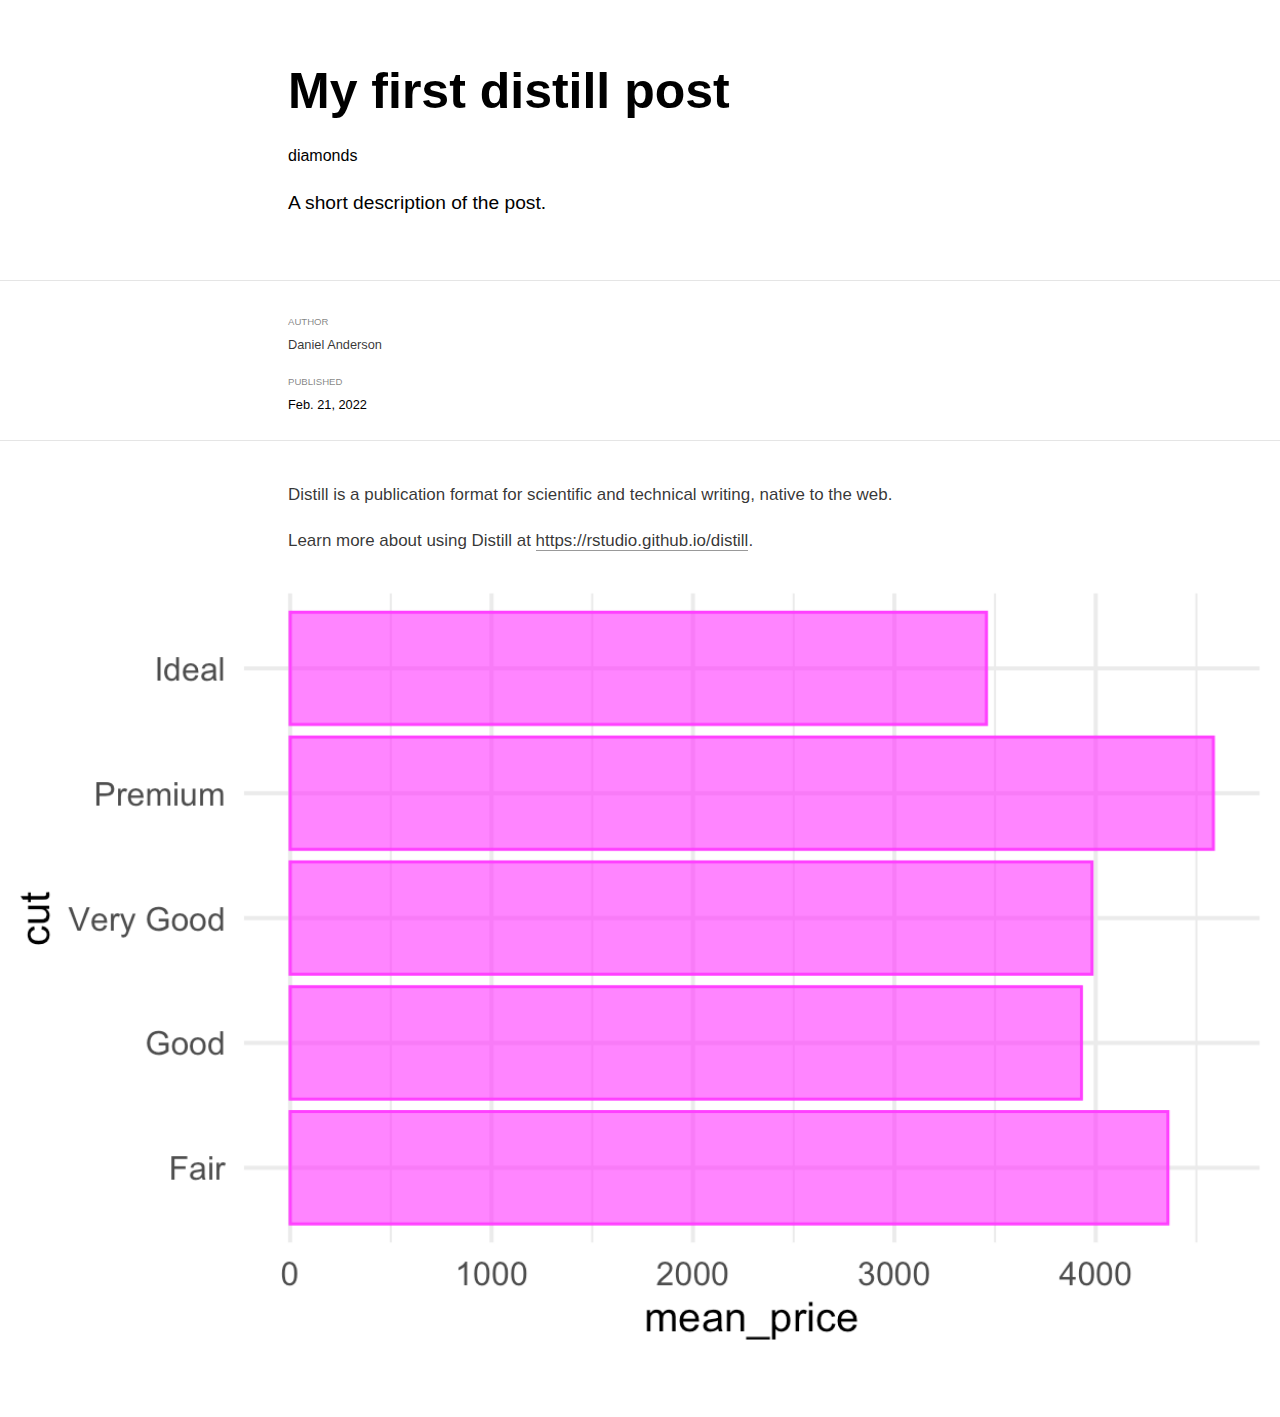
<file: _posts/2022-02-20-my-first-distill-post/my-first-distill-post.html>
<!DOCTYPE html>

<html xmlns="http://www.w3.org/1999/xhtml" lang="" xml:lang="">

<head>
  <meta charset="utf-8"/>
  <meta name="viewport" content="width=device-width, initial-scale=1"/>
  <meta http-equiv="X-UA-Compatible" content="IE=Edge,chrome=1"/>
  <meta name="generator" content="distill" />

  <style type="text/css">
  /* Hide doc at startup (prevent jankiness while JS renders/transforms) */
  body {
    visibility: hidden;
  }
  </style>

 <!--radix_placeholder_import_source-->
 <!--/radix_placeholder_import_source-->

<style type="text/css">code{white-space: pre;}</style>
<style type="text/css" data-origin="pandoc">
pre > code.sourceCode { white-space: pre; position: relative; }
pre > code.sourceCode > span { display: inline-block; line-height: 1.25; }
pre > code.sourceCode > span:empty { height: 1.2em; }
.sourceCode { overflow: visible; }
code.sourceCode > span { color: inherit; text-decoration: inherit; }
div.sourceCode { margin: 1em 0; }
pre.sourceCode { margin: 0; }
@media screen {
div.sourceCode { overflow: auto; }
}
@media print {
pre > code.sourceCode { white-space: pre-wrap; }
pre > code.sourceCode > span { text-indent: -5em; padding-left: 5em; }
}
pre.numberSource code
  { counter-reset: source-line 0; }
pre.numberSource code > span
  { position: relative; left: -4em; counter-increment: source-line; }
pre.numberSource code > span > a:first-child::before
  { content: counter(source-line);
    position: relative; left: -1em; text-align: right; vertical-align: baseline;
    border: none; display: inline-block;
    -webkit-touch-callout: none; -webkit-user-select: none;
    -khtml-user-select: none; -moz-user-select: none;
    -ms-user-select: none; user-select: none;
    padding: 0 4px; width: 4em;
    color: #aaaaaa;
  }
pre.numberSource { margin-left: 3em; border-left: 1px solid #aaaaaa;  padding-left: 4px; }
div.sourceCode
  {   }
@media screen {
pre > code.sourceCode > span > a:first-child::before { text-decoration: underline; }
}
code span.al { color: #ad0000; } /* Alert */
code span.an { color: #5e5e5e; } /* Annotation */
code span.at { } /* Attribute */
code span.bn { color: #ad0000; } /* BaseN */
code span.bu { } /* BuiltIn */
code span.cf { color: #007ba5; } /* ControlFlow */
code span.ch { color: #20794d; } /* Char */
code span.cn { color: #8f5902; } /* Constant */
code span.co { color: #5e5e5e; } /* Comment */
code span.cv { color: #5e5e5e; font-style: italic; } /* CommentVar */
code span.do { color: #5e5e5e; font-style: italic; } /* Documentation */
code span.dt { color: #ad0000; } /* DataType */
code span.dv { color: #ad0000; } /* DecVal */
code span.er { color: #ad0000; } /* Error */
code span.ex { } /* Extension */
code span.fl { color: #ad0000; } /* Float */
code span.fu { color: #4758ab; } /* Function */
code span.im { } /* Import */
code span.in { color: #5e5e5e; } /* Information */
code span.kw { color: #007ba5; } /* Keyword */
code span.op { color: #5e5e5e; } /* Operator */
code span.ot { color: #007ba5; } /* Other */
code span.pp { color: #ad0000; } /* Preprocessor */
code span.sc { color: #5e5e5e; } /* SpecialChar */
code span.ss { color: #20794d; } /* SpecialString */
code span.st { color: #20794d; } /* String */
code span.va { color: #111111; } /* Variable */
code span.vs { color: #20794d; } /* VerbatimString */
code span.wa { color: #5e5e5e; font-style: italic; } /* Warning */
</style>


  <!--radix_placeholder_meta_tags-->
  <title>My first distill post</title>

  <meta property="description" itemprop="description" content="A short description of the post."/>


  <!--  https://schema.org/Article -->
  <meta property="article:published" itemprop="datePublished" content="2022-02-21"/>
  <meta property="article:created" itemprop="dateCreated" content="2022-02-21"/>
  <meta name="article:author" content="Daniel Anderson"/>

  <!--  https://developers.facebook.com/docs/sharing/webmasters#markup -->
  <meta property="og:title" content="My first distill post"/>
  <meta property="og:type" content="article"/>
  <meta property="og:description" content="A short description of the post."/>
  <meta property="og:locale" content="en_US"/>

  <!--  https://dev.twitter.com/cards/types/summary -->
  <meta property="twitter:card" content="summary"/>
  <meta property="twitter:title" content="My first distill post"/>
  <meta property="twitter:description" content="A short description of the post."/>

  <!--/radix_placeholder_meta_tags-->
  <!--radix_placeholder_rmarkdown_metadata-->

  <script type="text/json" id="radix-rmarkdown-metadata">
  {"type":"list","attributes":{"names":{"type":"character","attributes":{},"value":["title","description","categories","author","date","output"]}},"value":[{"type":"character","attributes":{},"value":["My first distill post"]},{"type":"character","attributes":{},"value":["A short description of the post.\n"]},{"type":"character","attributes":{},"value":["diamonds"]},{"type":"list","attributes":{},"value":[{"type":"list","attributes":{"names":{"type":"character","attributes":{},"value":["name","url"]}},"value":[{"type":"character","attributes":{},"value":["Daniel Anderson"]},{"type":"character","attributes":{},"value":["https://www.datalorax.com"]}]}]},{"type":"character","attributes":{},"value":["2022-02-21"]},{"type":"list","attributes":{"names":{"type":"character","attributes":{},"value":["distill::distill_article"]}},"value":[{"type":"list","attributes":{"names":{"type":"character","attributes":{},"value":["self_contained"]}},"value":[{"type":"logical","attributes":{},"value":[false]}]}]}]}
  </script>
  <!--/radix_placeholder_rmarkdown_metadata-->
  
  <script type="text/json" id="radix-resource-manifest">
  {"type":"character","attributes":{},"value":["my-first-distill-post_files/anchor-4.2.2/anchor.min.js","my-first-distill-post_files/bowser-1.9.3/bowser.min.js","my-first-distill-post_files/distill-2.2.21/template.v2.js","my-first-distill-post_files/figure-html5/unnamed-chunk-1-1.png","my-first-distill-post_files/header-attrs-2.11/header-attrs.js","my-first-distill-post_files/jquery-3.6.0/jquery-3.6.0.js","my-first-distill-post_files/jquery-3.6.0/jquery-3.6.0.min.js","my-first-distill-post_files/jquery-3.6.0/jquery-3.6.0.min.map","my-first-distill-post_files/popper-2.6.0/popper.min.js","my-first-distill-post_files/tippy-6.2.7/tippy-bundle.umd.min.js","my-first-distill-post_files/tippy-6.2.7/tippy-light-border.css","my-first-distill-post_files/tippy-6.2.7/tippy.css","my-first-distill-post_files/tippy-6.2.7/tippy.umd.min.js","my-first-distill-post_files/webcomponents-2.0.0/webcomponents.js"]}
  </script>
  <!--radix_placeholder_navigation_in_header-->
  <!--/radix_placeholder_navigation_in_header-->
  <!--radix_placeholder_distill-->

  <style type="text/css">

  body {
    background-color: white;
  }

  .pandoc-table {
    width: 100%;
  }

  .pandoc-table>caption {
    margin-bottom: 10px;
  }

  .pandoc-table th:not([align]) {
    text-align: left;
  }

  .pagedtable-footer {
    font-size: 15px;
  }

  d-byline .byline {
    grid-template-columns: 2fr 2fr;
  }

  d-byline .byline h3 {
    margin-block-start: 1.5em;
  }

  d-byline .byline .authors-affiliations h3 {
    margin-block-start: 0.5em;
  }

  .authors-affiliations .orcid-id {
    width: 16px;
    height:16px;
    margin-left: 4px;
    margin-right: 4px;
    vertical-align: middle;
    padding-bottom: 2px;
  }

  d-title .dt-tags {
    margin-top: 1em;
    grid-column: text;
  }

  .dt-tags .dt-tag {
    text-decoration: none;
    display: inline-block;
    color: rgba(0,0,0,0.6);
    padding: 0em 0.4em;
    margin-right: 0.5em;
    margin-bottom: 0.4em;
    font-size: 70%;
    border: 1px solid rgba(0,0,0,0.2);
    border-radius: 3px;
    text-transform: uppercase;
    font-weight: 500;
  }

  d-article table.gt_table td,
  d-article table.gt_table th {
    border-bottom: none;
  }

  .html-widget {
    margin-bottom: 2.0em;
  }

  .l-screen-inset {
    padding-right: 16px;
  }

  .l-screen .caption {
    margin-left: 10px;
  }

  .shaded {
    background: rgb(247, 247, 247);
    padding-top: 20px;
    padding-bottom: 20px;
    border-top: 1px solid rgba(0, 0, 0, 0.1);
    border-bottom: 1px solid rgba(0, 0, 0, 0.1);
  }

  .shaded .html-widget {
    margin-bottom: 0;
    border: 1px solid rgba(0, 0, 0, 0.1);
  }

  .shaded .shaded-content {
    background: white;
  }

  .text-output {
    margin-top: 0;
    line-height: 1.5em;
  }

  .hidden {
    display: none !important;
  }

  d-article {
    padding-top: 2.5rem;
    padding-bottom: 30px;
  }

  d-appendix {
    padding-top: 30px;
  }

  d-article>p>img {
    width: 100%;
  }

  d-article h2 {
    margin: 1rem 0 1.5rem 0;
  }

  d-article h3 {
    margin-top: 1.5rem;
  }

  d-article iframe {
    border: 1px solid rgba(0, 0, 0, 0.1);
    margin-bottom: 2.0em;
    width: 100%;
  }

  /* Tweak code blocks */

  d-article div.sourceCode code,
  d-article pre code {
    font-family: Consolas, Monaco, 'Andale Mono', 'Ubuntu Mono', monospace;
  }

  d-article pre,
  d-article div.sourceCode,
  d-article div.sourceCode pre {
    overflow: auto;
  }

  d-article div.sourceCode {
    background-color: white;
  }

  d-article div.sourceCode pre {
    padding-left: 10px;
    font-size: 12px;
    border-left: 2px solid rgba(0,0,0,0.1);
  }

  d-article pre {
    font-size: 12px;
    color: black;
    background: none;
    margin-top: 0;
    text-align: left;
    white-space: pre;
    word-spacing: normal;
    word-break: normal;
    word-wrap: normal;
    line-height: 1.5;

    -moz-tab-size: 4;
    -o-tab-size: 4;
    tab-size: 4;

    -webkit-hyphens: none;
    -moz-hyphens: none;
    -ms-hyphens: none;
    hyphens: none;
  }

  d-article pre a {
    border-bottom: none;
  }

  d-article pre a:hover {
    border-bottom: none;
    text-decoration: underline;
  }

  d-article details {
    grid-column: text;
    margin-bottom: 0.8em;
  }

  @media(min-width: 768px) {

  d-article pre,
  d-article div.sourceCode,
  d-article div.sourceCode pre {
    overflow: visible !important;
  }

  d-article div.sourceCode pre {
    padding-left: 18px;
    font-size: 14px;
  }

  d-article pre {
    font-size: 14px;
  }

  }

  figure img.external {
    background: white;
    border: 1px solid rgba(0, 0, 0, 0.1);
    box-shadow: 0 1px 8px rgba(0, 0, 0, 0.1);
    padding: 18px;
    box-sizing: border-box;
  }

  /* CSS for d-contents */

  .d-contents {
    grid-column: text;
    color: rgba(0,0,0,0.8);
    font-size: 0.9em;
    padding-bottom: 1em;
    margin-bottom: 1em;
    padding-bottom: 0.5em;
    margin-bottom: 1em;
    padding-left: 0.25em;
    justify-self: start;
  }

  @media(min-width: 1000px) {
    .d-contents.d-contents-float {
      height: 0;
      grid-column-start: 1;
      grid-column-end: 4;
      justify-self: center;
      padding-right: 3em;
      padding-left: 2em;
    }
  }

  .d-contents nav h3 {
    font-size: 18px;
    margin-top: 0;
    margin-bottom: 1em;
  }

  .d-contents li {
    list-style-type: none
  }

  .d-contents nav > ul {
    padding-left: 0;
  }

  .d-contents ul {
    padding-left: 1em
  }

  .d-contents nav ul li {
    margin-top: 0.6em;
    margin-bottom: 0.2em;
  }

  .d-contents nav a {
    font-size: 13px;
    border-bottom: none;
    text-decoration: none
    color: rgba(0, 0, 0, 0.8);
  }

  .d-contents nav a:hover {
    text-decoration: underline solid rgba(0, 0, 0, 0.6)
  }

  .d-contents nav > ul > li > a {
    font-weight: 600;
  }

  .d-contents nav > ul > li > ul {
    font-weight: inherit;
  }

  .d-contents nav > ul > li > ul > li {
    margin-top: 0.2em;
  }


  .d-contents nav ul {
    margin-top: 0;
    margin-bottom: 0.25em;
  }

  .d-article-with-toc h2:nth-child(2) {
    margin-top: 0;
  }


  /* Figure */

  .figure {
    position: relative;
    margin-bottom: 2.5em;
    margin-top: 1.5em;
  }

  .figure img {
    width: 100%;
  }

  .figure .caption {
    color: rgba(0, 0, 0, 0.6);
    font-size: 12px;
    line-height: 1.5em;
  }

  .figure img.external {
    background: white;
    border: 1px solid rgba(0, 0, 0, 0.1);
    box-shadow: 0 1px 8px rgba(0, 0, 0, 0.1);
    padding: 18px;
    box-sizing: border-box;
  }

  .figure .caption a {
    color: rgba(0, 0, 0, 0.6);
  }

  .figure .caption b,
  .figure .caption strong, {
    font-weight: 600;
    color: rgba(0, 0, 0, 1.0);
  }

  /* Citations */

  d-article .citation {
    color: inherit;
    cursor: inherit;
  }

  div.hanging-indent{
    margin-left: 1em; text-indent: -1em;
  }

  /* Citation hover box */

  .tippy-box[data-theme~=light-border] {
    background-color: rgba(250, 250, 250, 0.95);
  }

  .tippy-content > p {
    margin-bottom: 0;
    padding: 2px;
  }


  /* Tweak 1000px media break to show more text */

  @media(min-width: 1000px) {
    .base-grid,
    distill-header,
    d-title,
    d-abstract,
    d-article,
    d-appendix,
    distill-appendix,
    d-byline,
    d-footnote-list,
    d-citation-list,
    distill-footer {
      grid-template-columns: [screen-start] 1fr [page-start kicker-start] 80px [middle-start] 50px [text-start kicker-end] 65px 65px 65px 65px 65px 65px 65px 65px [text-end gutter-start] 65px [middle-end] 65px [page-end gutter-end] 1fr [screen-end];
      grid-column-gap: 16px;
    }

    .grid {
      grid-column-gap: 16px;
    }

    d-article {
      font-size: 1.06rem;
      line-height: 1.7em;
    }
    figure .caption, .figure .caption, figure figcaption {
      font-size: 13px;
    }
  }

  @media(min-width: 1180px) {
    .base-grid,
    distill-header,
    d-title,
    d-abstract,
    d-article,
    d-appendix,
    distill-appendix,
    d-byline,
    d-footnote-list,
    d-citation-list,
    distill-footer {
      grid-template-columns: [screen-start] 1fr [page-start kicker-start] 60px [middle-start] 60px [text-start kicker-end] 60px 60px 60px 60px 60px 60px 60px 60px [text-end gutter-start] 60px [middle-end] 60px [page-end gutter-end] 1fr [screen-end];
      grid-column-gap: 32px;
    }

    .grid {
      grid-column-gap: 32px;
    }
  }


  /* Get the citation styles for the appendix (not auto-injected on render since
     we do our own rendering of the citation appendix) */

  d-appendix .citation-appendix,
  .d-appendix .citation-appendix {
    font-size: 11px;
    line-height: 15px;
    border-left: 1px solid rgba(0, 0, 0, 0.1);
    padding-left: 18px;
    border: 1px solid rgba(0,0,0,0.1);
    background: rgba(0, 0, 0, 0.02);
    padding: 10px 18px;
    border-radius: 3px;
    color: rgba(150, 150, 150, 1);
    overflow: hidden;
    margin-top: -12px;
    white-space: pre-wrap;
    word-wrap: break-word;
  }

  /* Include appendix styles here so they can be overridden */

  d-appendix {
    contain: layout style;
    font-size: 0.8em;
    line-height: 1.7em;
    margin-top: 60px;
    margin-bottom: 0;
    border-top: 1px solid rgba(0, 0, 0, 0.1);
    color: rgba(0,0,0,0.5);
    padding-top: 60px;
    padding-bottom: 48px;
  }

  d-appendix h3 {
    grid-column: page-start / text-start;
    font-size: 15px;
    font-weight: 500;
    margin-top: 1em;
    margin-bottom: 0;
    color: rgba(0,0,0,0.65);
  }

  d-appendix h3 + * {
    margin-top: 1em;
  }

  d-appendix ol {
    padding: 0 0 0 15px;
  }

  @media (min-width: 768px) {
    d-appendix ol {
      padding: 0 0 0 30px;
      margin-left: -30px;
    }
  }

  d-appendix li {
    margin-bottom: 1em;
  }

  d-appendix a {
    color: rgba(0, 0, 0, 0.6);
  }

  d-appendix > * {
    grid-column: text;
  }

  d-appendix > d-footnote-list,
  d-appendix > d-citation-list,
  d-appendix > distill-appendix {
    grid-column: screen;
  }

  /* Include footnote styles here so they can be overridden */

  d-footnote-list {
    contain: layout style;
  }

  d-footnote-list > * {
    grid-column: text;
  }

  d-footnote-list a.footnote-backlink {
    color: rgba(0,0,0,0.3);
    padding-left: 0.5em;
  }



  /* Anchor.js */

  .anchorjs-link {
    /*transition: all .25s linear; */
    text-decoration: none;
    border-bottom: none;
  }
  *:hover > .anchorjs-link {
    margin-left: -1.125em !important;
    text-decoration: none;
    border-bottom: none;
  }

  /* Social footer */

  .social_footer {
    margin-top: 30px;
    margin-bottom: 0;
    color: rgba(0,0,0,0.67);
  }

  .disqus-comments {
    margin-right: 30px;
  }

  .disqus-comment-count {
    border-bottom: 1px solid rgba(0, 0, 0, 0.4);
    cursor: pointer;
  }

  #disqus_thread {
    margin-top: 30px;
  }

  .article-sharing a {
    border-bottom: none;
    margin-right: 8px;
  }

  .article-sharing a:hover {
    border-bottom: none;
  }

  .sidebar-section.subscribe {
    font-size: 12px;
    line-height: 1.6em;
  }

  .subscribe p {
    margin-bottom: 0.5em;
  }


  .article-footer .subscribe {
    font-size: 15px;
    margin-top: 45px;
  }


  .sidebar-section.custom {
    font-size: 12px;
    line-height: 1.6em;
  }

  .custom p {
    margin-bottom: 0.5em;
  }

  /* Styles for listing layout (hide title) */
  .layout-listing d-title, .layout-listing .d-title {
    display: none;
  }

  /* Styles for posts lists (not auto-injected) */


  .posts-with-sidebar {
    padding-left: 45px;
    padding-right: 45px;
  }

  .posts-list .description h2,
  .posts-list .description p {
    font-family: -apple-system, BlinkMacSystemFont, "Segoe UI", Roboto, Oxygen, Ubuntu, Cantarell, "Fira Sans", "Droid Sans", "Helvetica Neue", Arial, sans-serif;
  }

  .posts-list .description h2 {
    font-weight: 700;
    border-bottom: none;
    padding-bottom: 0;
  }

  .posts-list h2.post-tag {
    border-bottom: 1px solid rgba(0, 0, 0, 0.2);
    padding-bottom: 12px;
  }
  .posts-list {
    margin-top: 60px;
    margin-bottom: 24px;
  }

  .posts-list .post-preview {
    text-decoration: none;
    overflow: hidden;
    display: block;
    border-bottom: 1px solid rgba(0, 0, 0, 0.1);
    padding: 24px 0;
  }

  .post-preview-last {
    border-bottom: none !important;
  }

  .posts-list .posts-list-caption {
    grid-column: screen;
    font-weight: 400;
  }

  .posts-list .post-preview h2 {
    margin: 0 0 6px 0;
    line-height: 1.2em;
    font-style: normal;
    font-size: 24px;
  }

  .posts-list .post-preview p {
    margin: 0 0 12px 0;
    line-height: 1.4em;
    font-size: 16px;
  }

  .posts-list .post-preview .thumbnail {
    box-sizing: border-box;
    margin-bottom: 24px;
    position: relative;
    max-width: 500px;
  }
  .posts-list .post-preview img {
    width: 100%;
    display: block;
  }

  .posts-list .metadata {
    font-size: 12px;
    line-height: 1.4em;
    margin-bottom: 18px;
  }

  .posts-list .metadata > * {
    display: inline-block;
  }

  .posts-list .metadata .publishedDate {
    margin-right: 2em;
  }

  .posts-list .metadata .dt-authors {
    display: block;
    margin-top: 0.3em;
    margin-right: 2em;
  }

  .posts-list .dt-tags {
    display: block;
    line-height: 1em;
  }

  .posts-list .dt-tags .dt-tag {
    display: inline-block;
    color: rgba(0,0,0,0.6);
    padding: 0.3em 0.4em;
    margin-right: 0.2em;
    margin-bottom: 0.4em;
    font-size: 60%;
    border: 1px solid rgba(0,0,0,0.2);
    border-radius: 3px;
    text-transform: uppercase;
    font-weight: 500;
  }

  .posts-list img {
    opacity: 1;
  }

  .posts-list img[data-src] {
    opacity: 0;
  }

  .posts-more {
    clear: both;
  }


  .posts-sidebar {
    font-size: 16px;
  }

  .posts-sidebar h3 {
    font-size: 16px;
    margin-top: 0;
    margin-bottom: 0.5em;
    font-weight: 400;
    text-transform: uppercase;
  }

  .sidebar-section {
    margin-bottom: 30px;
  }

  .categories ul {
    list-style-type: none;
    margin: 0;
    padding: 0;
  }

  .categories li {
    color: rgba(0, 0, 0, 0.8);
    margin-bottom: 0;
  }

  .categories li>a {
    border-bottom: none;
  }

  .categories li>a:hover {
    border-bottom: 1px solid rgba(0, 0, 0, 0.4);
  }

  .categories .active {
    font-weight: 600;
  }

  .categories .category-count {
    color: rgba(0, 0, 0, 0.4);
  }


  @media(min-width: 768px) {
    .posts-list .post-preview h2 {
      font-size: 26px;
    }
    .posts-list .post-preview .thumbnail {
      float: right;
      width: 30%;
      margin-bottom: 0;
    }
    .posts-list .post-preview .description {
      float: left;
      width: 45%;
    }
    .posts-list .post-preview .metadata {
      float: left;
      width: 20%;
      margin-top: 8px;
    }
    .posts-list .post-preview p {
      margin: 0 0 12px 0;
      line-height: 1.5em;
      font-size: 16px;
    }
    .posts-with-sidebar .posts-list {
      float: left;
      width: 75%;
    }
    .posts-with-sidebar .posts-sidebar {
      float: right;
      width: 20%;
      margin-top: 60px;
      padding-top: 24px;
      padding-bottom: 24px;
    }
  }


  /* Improve display for browsers without grid (IE/Edge <= 15) */

  .downlevel {
    line-height: 1.6em;
    font-family: -apple-system, BlinkMacSystemFont, "Segoe UI", Roboto, Oxygen, Ubuntu, Cantarell, "Fira Sans", "Droid Sans", "Helvetica Neue", Arial, sans-serif;
    margin: 0;
  }

  .downlevel .d-title {
    padding-top: 6rem;
    padding-bottom: 1.5rem;
  }

  .downlevel .d-title h1 {
    font-size: 50px;
    font-weight: 700;
    line-height: 1.1em;
    margin: 0 0 0.5rem;
  }

  .downlevel .d-title p {
    font-weight: 300;
    font-size: 1.2rem;
    line-height: 1.55em;
    margin-top: 0;
  }

  .downlevel .d-byline {
    padding-top: 0.8em;
    padding-bottom: 0.8em;
    font-size: 0.8rem;
    line-height: 1.8em;
  }

  .downlevel .section-separator {
    border: none;
    border-top: 1px solid rgba(0, 0, 0, 0.1);
  }

  .downlevel .d-article {
    font-size: 1.06rem;
    line-height: 1.7em;
    padding-top: 1rem;
    padding-bottom: 2rem;
  }


  .downlevel .d-appendix {
    padding-left: 0;
    padding-right: 0;
    max-width: none;
    font-size: 0.8em;
    line-height: 1.7em;
    margin-bottom: 0;
    color: rgba(0,0,0,0.5);
    padding-top: 40px;
    padding-bottom: 48px;
  }

  .downlevel .footnotes ol {
    padding-left: 13px;
  }

  .downlevel .base-grid,
  .downlevel .distill-header,
  .downlevel .d-title,
  .downlevel .d-abstract,
  .downlevel .d-article,
  .downlevel .d-appendix,
  .downlevel .distill-appendix,
  .downlevel .d-byline,
  .downlevel .d-footnote-list,
  .downlevel .d-citation-list,
  .downlevel .distill-footer,
  .downlevel .appendix-bottom,
  .downlevel .posts-container {
    padding-left: 40px;
    padding-right: 40px;
  }

  @media(min-width: 768px) {
    .downlevel .base-grid,
    .downlevel .distill-header,
    .downlevel .d-title,
    .downlevel .d-abstract,
    .downlevel .d-article,
    .downlevel .d-appendix,
    .downlevel .distill-appendix,
    .downlevel .d-byline,
    .downlevel .d-footnote-list,
    .downlevel .d-citation-list,
    .downlevel .distill-footer,
    .downlevel .appendix-bottom,
    .downlevel .posts-container {
    padding-left: 150px;
    padding-right: 150px;
    max-width: 900px;
  }
  }

  .downlevel pre code {
    display: block;
    border-left: 2px solid rgba(0, 0, 0, .1);
    padding: 0 0 0 20px;
    font-size: 14px;
  }

  .downlevel code, .downlevel pre {
    color: black;
    background: none;
    font-family: Consolas, Monaco, 'Andale Mono', 'Ubuntu Mono', monospace;
    text-align: left;
    white-space: pre;
    word-spacing: normal;
    word-break: normal;
    word-wrap: normal;
    line-height: 1.5;

    -moz-tab-size: 4;
    -o-tab-size: 4;
    tab-size: 4;

    -webkit-hyphens: none;
    -moz-hyphens: none;
    -ms-hyphens: none;
    hyphens: none;
  }

  .downlevel .posts-list .post-preview {
    color: inherit;
  }



  </style>

  <script type="application/javascript">

  function is_downlevel_browser() {
    if (bowser.isUnsupportedBrowser({ msie: "12", msedge: "16"},
                                   window.navigator.userAgent)) {
      return true;
    } else {
      return window.load_distill_framework === undefined;
    }
  }

  // show body when load is complete
  function on_load_complete() {

    // add anchors
    if (window.anchors) {
      window.anchors.options.placement = 'left';
      window.anchors.add('d-article > h2, d-article > h3, d-article > h4, d-article > h5');
    }


    // set body to visible
    document.body.style.visibility = 'visible';

    // force redraw for leaflet widgets
    if (window.HTMLWidgets) {
      var maps = window.HTMLWidgets.findAll(".leaflet");
      $.each(maps, function(i, el) {
        var map = this.getMap();
        map.invalidateSize();
        map.eachLayer(function(layer) {
          if (layer instanceof L.TileLayer)
            layer.redraw();
        });
      });
    }

    // trigger 'shown' so htmlwidgets resize
    $('d-article').trigger('shown');
  }

  function init_distill() {

    init_common();

    // create front matter
    var front_matter = $('<d-front-matter></d-front-matter>');
    $('#distill-front-matter').wrap(front_matter);

    // create d-title
    $('.d-title').changeElementType('d-title');

    // create d-byline
    var byline = $('<d-byline></d-byline>');
    $('.d-byline').replaceWith(byline);

    // create d-article
    var article = $('<d-article></d-article>');
    $('.d-article').wrap(article).children().unwrap();

    // move posts container into article
    $('.posts-container').appendTo($('d-article'));

    // create d-appendix
    $('.d-appendix').changeElementType('d-appendix');

    // flag indicating that we have appendix items
    var appendix = $('.appendix-bottom').children('h3').length > 0;

    // replace footnotes with <d-footnote>
    $('.footnote-ref').each(function(i, val) {
      appendix = true;
      var href = $(this).attr('href');
      var id = href.replace('#', '');
      var fn = $('#' + id);
      var fn_p = $('#' + id + '>p');
      fn_p.find('.footnote-back').remove();
      var text = fn_p.html();
      var dtfn = $('<d-footnote></d-footnote>');
      dtfn.html(text);
      $(this).replaceWith(dtfn);
    });
    // remove footnotes
    $('.footnotes').remove();

    // move refs into #references-listing
    $('#references-listing').replaceWith($('#refs'));

    $('h1.appendix, h2.appendix').each(function(i, val) {
      $(this).changeElementType('h3');
    });
    $('h3.appendix').each(function(i, val) {
      var id = $(this).attr('id');
      $('.d-contents a[href="#' + id + '"]').parent().remove();
      appendix = true;
      $(this).nextUntil($('h1, h2, h3')).addBack().appendTo($('d-appendix'));
    });

    // show d-appendix if we have appendix content
    $("d-appendix").css('display', appendix ? 'grid' : 'none');

    // localize layout chunks to just output
    $('.layout-chunk').each(function(i, val) {

      // capture layout
      var layout = $(this).attr('data-layout');

      // apply layout to markdown level block elements
      var elements = $(this).children().not('details, div.sourceCode, pre, script');
      elements.each(function(i, el) {
        var layout_div = $('<div class="' + layout + '"></div>');
        if (layout_div.hasClass('shaded')) {
          var shaded_content = $('<div class="shaded-content"></div>');
          $(this).wrap(shaded_content);
          $(this).parent().wrap(layout_div);
        } else {
          $(this).wrap(layout_div);
        }
      });


      // unwrap the layout-chunk div
      $(this).children().unwrap();
    });

    // remove code block used to force  highlighting css
    $('.distill-force-highlighting-css').parent().remove();

    // remove empty line numbers inserted by pandoc when using a
    // custom syntax highlighting theme
    $('code.sourceCode a:empty').remove();

    // load distill framework
    load_distill_framework();

    // wait for window.distillRunlevel == 4 to do post processing
    function distill_post_process() {

      if (!window.distillRunlevel || window.distillRunlevel < 4)
        return;

      // hide author/affiliations entirely if we have no authors
      var front_matter = JSON.parse($("#distill-front-matter").html());
      var have_authors = front_matter.authors && front_matter.authors.length > 0;
      if (!have_authors)
        $('d-byline').addClass('hidden');

      // article with toc class
      $('.d-contents').parent().addClass('d-article-with-toc');

      // strip links that point to #
      $('.authors-affiliations').find('a[href="#"]').removeAttr('href');

      // add orcid ids
      $('.authors-affiliations').find('.author').each(function(i, el) {
        var orcid_id = front_matter.authors[i].orcidID;
        if (orcid_id) {
          var a = $('<a></a>');
          a.attr('href', 'https://orcid.org/' + orcid_id);
          var img = $('<img></img>');
          img.addClass('orcid-id');
          img.attr('alt', 'ORCID ID');
          img.attr('src','[data-uri]');
          a.append(img);
          $(this).append(a);
        }
      });

      // hide elements of author/affiliations grid that have no value
      function hide_byline_column(caption) {
        $('d-byline').find('h3:contains("' + caption + '")').parent().css('visibility', 'hidden');
      }

      // affiliations
      var have_affiliations = false;
      for (var i = 0; i<front_matter.authors.length; ++i) {
        var author = front_matter.authors[i];
        if (author.affiliation !== "&nbsp;") {
          have_affiliations = true;
          break;
        }
      }
      if (!have_affiliations)
        $('d-byline').find('h3:contains("Affiliations")').css('visibility', 'hidden');

      // published date
      if (!front_matter.publishedDate)
        hide_byline_column("Published");

      // document object identifier
      var doi = $('d-byline').find('h3:contains("DOI")');
      var doi_p = doi.next().empty();
      if (!front_matter.doi) {
        // if we have a citation and valid citationText then link to that
        if ($('#citation').length > 0 && front_matter.citationText) {
          doi.html('Citation');
          $('<a href="#citation"></a>')
            .text(front_matter.citationText)
            .appendTo(doi_p);
        } else {
          hide_byline_column("DOI");
        }
      } else {
        $('<a></a>')
           .attr('href', "https://doi.org/" + front_matter.doi)
           .html(front_matter.doi)
           .appendTo(doi_p);
      }

       // change plural form of authors/affiliations
      if (front_matter.authors.length === 1) {
        var grid = $('.authors-affiliations');
        grid.children('h3:contains("Authors")').text('Author');
        grid.children('h3:contains("Affiliations")').text('Affiliation');
      }

      // remove d-appendix and d-footnote-list local styles
      $('d-appendix > style:first-child').remove();
      $('d-footnote-list > style:first-child').remove();

      // move appendix-bottom entries to the bottom
      $('.appendix-bottom').appendTo('d-appendix').children().unwrap();
      $('.appendix-bottom').remove();

      // hoverable references
      $('span.citation[data-cites]').each(function() {
        var refs = $(this).attr('data-cites').split(" ");
        var refHtml = refs.map(function(ref) {
          return "<p>" + $('#ref-' + ref).html() + "</p>";
        }).join("\n");
        window.tippy(this, {
          allowHTML: true,
          content: refHtml,
          maxWidth: 500,
          interactive: true,
          interactiveBorder: 10,
          theme: 'light-border',
          placement: 'bottom-start'
        });
      });

      // clear polling timer
      clearInterval(tid);

      // show body now that everything is ready
      on_load_complete();
    }

    var tid = setInterval(distill_post_process, 50);
    distill_post_process();

  }

  function init_downlevel() {

    init_common();

     // insert hr after d-title
    $('.d-title').after($('<hr class="section-separator"/>'));

    // check if we have authors
    var front_matter = JSON.parse($("#distill-front-matter").html());
    var have_authors = front_matter.authors && front_matter.authors.length > 0;

    // manage byline/border
    if (!have_authors)
      $('.d-byline').remove();
    $('.d-byline').after($('<hr class="section-separator"/>'));
    $('.d-byline a').remove();

    // remove toc
    $('.d-contents').remove();

    // move appendix elements
    $('h1.appendix, h2.appendix').each(function(i, val) {
      $(this).changeElementType('h3');
    });
    $('h3.appendix').each(function(i, val) {
      $(this).nextUntil($('h1, h2, h3')).addBack().appendTo($('.d-appendix'));
    });


    // inject headers into references and footnotes
    var refs_header = $('<h3></h3>');
    refs_header.text('References');
    $('#refs').prepend(refs_header);

    var footnotes_header = $('<h3></h3');
    footnotes_header.text('Footnotes');
    $('.footnotes').children('hr').first().replaceWith(footnotes_header);

    // move appendix-bottom entries to the bottom
    $('.appendix-bottom').appendTo('.d-appendix').children().unwrap();
    $('.appendix-bottom').remove();

    // remove appendix if it's empty
    if ($('.d-appendix').children().length === 0)
      $('.d-appendix').remove();

    // prepend separator above appendix
    $('.d-appendix').before($('<hr class="section-separator" style="clear: both"/>'));

    // trim code
    $('pre>code').each(function(i, val) {
      $(this).html($.trim($(this).html()));
    });

    // move posts-container right before article
    $('.posts-container').insertBefore($('.d-article'));

    $('body').addClass('downlevel');

    on_load_complete();
  }


  function init_common() {

    // jquery plugin to change element types
    (function($) {
      $.fn.changeElementType = function(newType) {
        var attrs = {};

        $.each(this[0].attributes, function(idx, attr) {
          attrs[attr.nodeName] = attr.nodeValue;
        });

        this.replaceWith(function() {
          return $("<" + newType + "/>", attrs).append($(this).contents());
        });
      };
    })(jQuery);

    // prevent underline for linked images
    $('a > img').parent().css({'border-bottom' : 'none'});

    // mark non-body figures created by knitr chunks as 100% width
    $('.layout-chunk').each(function(i, val) {
      var figures = $(this).find('img, .html-widget');
      if ($(this).attr('data-layout') !== "l-body") {
        figures.css('width', '100%');
      } else {
        figures.css('max-width', '100%');
        figures.filter("[width]").each(function(i, val) {
          var fig = $(this);
          fig.css('width', fig.attr('width') + 'px');
        });

      }
    });

    // auto-append index.html to post-preview links in file: protocol
    // and in rstudio ide preview
    $('.post-preview').each(function(i, val) {
      if (window.location.protocol === "file:")
        $(this).attr('href', $(this).attr('href') + "index.html");
    });

    // get rid of index.html references in header
    if (window.location.protocol !== "file:") {
      $('.distill-site-header a[href]').each(function(i,val) {
        $(this).attr('href', $(this).attr('href').replace("index.html", "./"));
      });
    }

    // add class to pandoc style tables
    $('tr.header').parent('thead').parent('table').addClass('pandoc-table');
    $('.kable-table').children('table').addClass('pandoc-table');

    // add figcaption style to table captions
    $('caption').parent('table').addClass("figcaption");

    // initialize posts list
    if (window.init_posts_list)
      window.init_posts_list();

    // implmement disqus comment link
    $('.disqus-comment-count').click(function() {
      window.headroom_prevent_pin = true;
      $('#disqus_thread').toggleClass('hidden');
      if (!$('#disqus_thread').hasClass('hidden')) {
        var offset = $(this).offset();
        $(window).resize();
        $('html, body').animate({
          scrollTop: offset.top - 35
        });
      }
    });
  }

  document.addEventListener('DOMContentLoaded', function() {
    if (is_downlevel_browser())
      init_downlevel();
    else
      window.addEventListener('WebComponentsReady', init_distill);
  });

  </script>

  <!--/radix_placeholder_distill-->
  <script src="my-first-distill-post_files/header-attrs-2.11/header-attrs.js"></script>
  <script src="my-first-distill-post_files/jquery-3.6.0/jquery-3.6.0.min.js"></script>
  <script src="my-first-distill-post_files/popper-2.6.0/popper.min.js"></script>
  <link href="my-first-distill-post_files/tippy-6.2.7/tippy.css" rel="stylesheet" />
  <link href="my-first-distill-post_files/tippy-6.2.7/tippy-light-border.css" rel="stylesheet" />
  <script src="my-first-distill-post_files/tippy-6.2.7/tippy.umd.min.js"></script>
  <script src="my-first-distill-post_files/anchor-4.2.2/anchor.min.js"></script>
  <script src="my-first-distill-post_files/bowser-1.9.3/bowser.min.js"></script>
  <script src="my-first-distill-post_files/webcomponents-2.0.0/webcomponents.js"></script>
  <script src="my-first-distill-post_files/distill-2.2.21/template.v2.js"></script>
  <!--radix_placeholder_site_in_header-->
  <!--/radix_placeholder_site_in_header-->


</head>

<body>

<!--radix_placeholder_front_matter-->

<script id="distill-front-matter" type="text/json">
{"title":"My first distill post","description":"A short description of the post.","authors":[{"author":"Daniel Anderson","authorURL":"https://www.datalorax.com","affiliation":"&nbsp;","affiliationURL":"#","orcidID":""}],"publishedDate":"2022-02-21T00:00:00.000-08:00","citationText":"Anderson, 2022"}
</script>

<!--/radix_placeholder_front_matter-->
<!--radix_placeholder_navigation_before_body-->
<!--/radix_placeholder_navigation_before_body-->
<!--radix_placeholder_site_before_body-->
<!--/radix_placeholder_site_before_body-->

<div class="d-title">
<h1>My first distill post</h1>
<!--radix_placeholder_categories-->
<div class="dt-tags">
<div class="dt=tag">diamonds</div>
</div>
<!--/radix_placeholder_categories-->
<p><p>A short description of the post.</p></p>
</div>

<div class="d-byline">
  Daniel Anderson <a href="https://www.datalorax.com" class="uri">https://www.datalorax.com</a> 
  
<br/>2022-02-21
</div>

<div class="d-article">
<p>Distill is a publication format for scientific and technical writing, native to the web.</p>
<p>Learn more about using Distill at <a href="https://rstudio.github.io/distill" class="uri">https://rstudio.github.io/distill</a>.</p>
<div class="layout-chunk" data-layout="l-screen">
<p><img src="my-first-distill-post_files/figure-html5/unnamed-chunk-1-1.png" width="624" /></p>
</div>
<div class="sourceCode" id="cb1"><pre class="sourceCode r distill-force-highlighting-css"><code class="sourceCode r"></code></pre></div>
<!--radix_placeholder_article_footer-->
<!--/radix_placeholder_article_footer-->
</div>

<div class="d-appendix">
</div>


<!--radix_placeholder_site_after_body-->
<!--/radix_placeholder_site_after_body-->
<!--radix_placeholder_appendices-->
<div class="appendix-bottom"></div>
<!--/radix_placeholder_appendices-->
<!--radix_placeholder_navigation_after_body-->
<!--/radix_placeholder_navigation_after_body-->

</body>

</html>
</file>
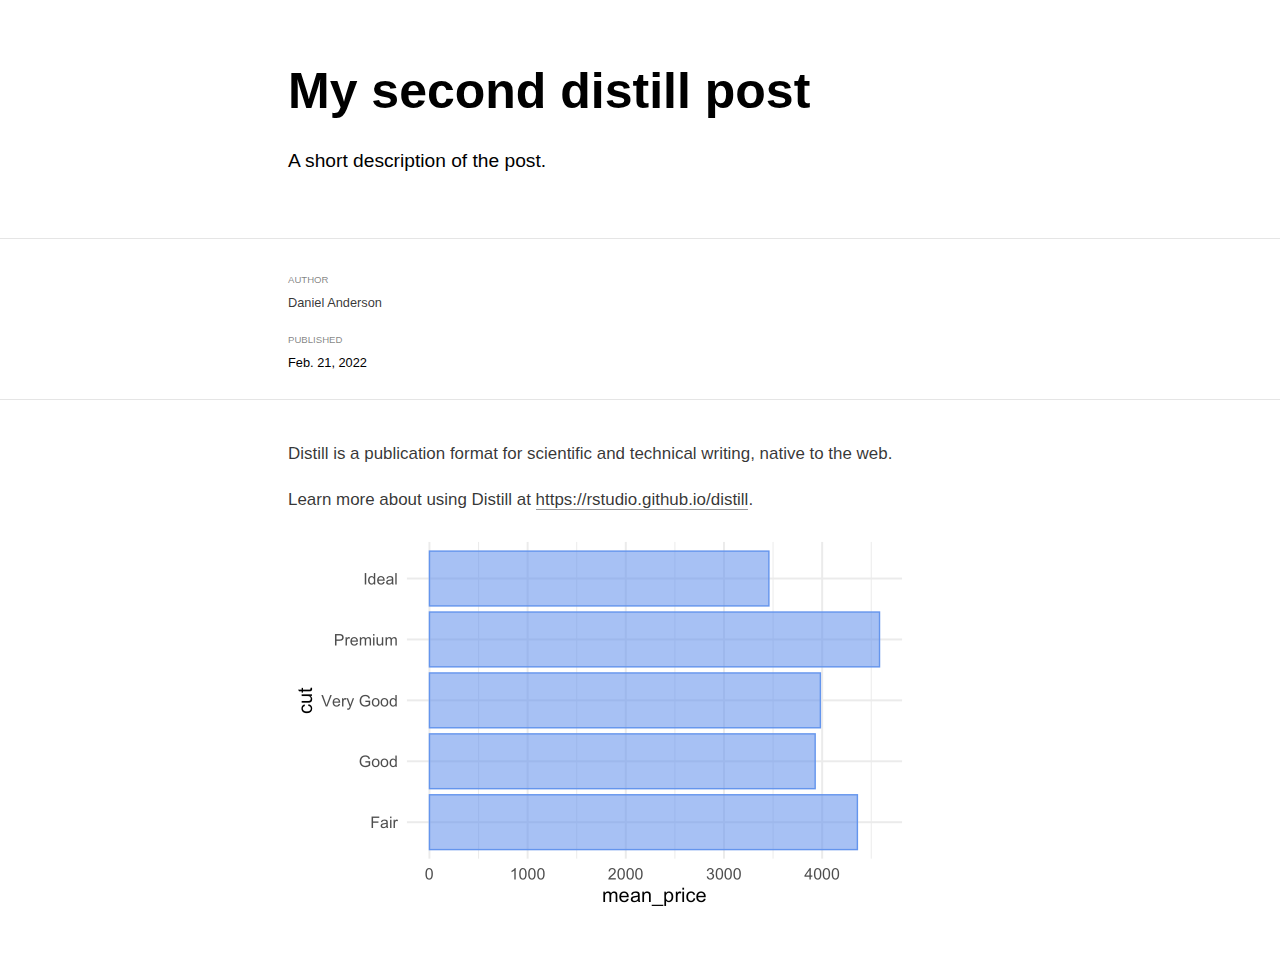
<file: _posts/2022-02-21-my-second-distill-post/my-second-distill-post.html>
<!DOCTYPE html>

<html xmlns="http://www.w3.org/1999/xhtml" lang="" xml:lang="">

<head>
  <meta charset="utf-8"/>
  <meta name="viewport" content="width=device-width, initial-scale=1"/>
  <meta http-equiv="X-UA-Compatible" content="IE=Edge,chrome=1"/>
  <meta name="generator" content="distill" />

  <style type="text/css">
  /* Hide doc at startup (prevent jankiness while JS renders/transforms) */
  body {
    visibility: hidden;
  }
  </style>

 <!--radix_placeholder_import_source-->
 <!--/radix_placeholder_import_source-->

<style type="text/css">code{white-space: pre;}</style>
<style type="text/css" data-origin="pandoc">
pre > code.sourceCode { white-space: pre; position: relative; }
pre > code.sourceCode > span { display: inline-block; line-height: 1.25; }
pre > code.sourceCode > span:empty { height: 1.2em; }
.sourceCode { overflow: visible; }
code.sourceCode > span { color: inherit; text-decoration: inherit; }
div.sourceCode { margin: 1em 0; }
pre.sourceCode { margin: 0; }
@media screen {
div.sourceCode { overflow: auto; }
}
@media print {
pre > code.sourceCode { white-space: pre-wrap; }
pre > code.sourceCode > span { text-indent: -5em; padding-left: 5em; }
}
pre.numberSource code
  { counter-reset: source-line 0; }
pre.numberSource code > span
  { position: relative; left: -4em; counter-increment: source-line; }
pre.numberSource code > span > a:first-child::before
  { content: counter(source-line);
    position: relative; left: -1em; text-align: right; vertical-align: baseline;
    border: none; display: inline-block;
    -webkit-touch-callout: none; -webkit-user-select: none;
    -khtml-user-select: none; -moz-user-select: none;
    -ms-user-select: none; user-select: none;
    padding: 0 4px; width: 4em;
    color: #aaaaaa;
  }
pre.numberSource { margin-left: 3em; border-left: 1px solid #aaaaaa;  padding-left: 4px; }
div.sourceCode
  {   }
@media screen {
pre > code.sourceCode > span > a:first-child::before { text-decoration: underline; }
}
code span.al { color: #ad0000; } /* Alert */
code span.an { color: #5e5e5e; } /* Annotation */
code span.at { } /* Attribute */
code span.bn { color: #ad0000; } /* BaseN */
code span.bu { } /* BuiltIn */
code span.cf { color: #007ba5; } /* ControlFlow */
code span.ch { color: #20794d; } /* Char */
code span.cn { color: #8f5902; } /* Constant */
code span.co { color: #5e5e5e; } /* Comment */
code span.cv { color: #5e5e5e; font-style: italic; } /* CommentVar */
code span.do { color: #5e5e5e; font-style: italic; } /* Documentation */
code span.dt { color: #ad0000; } /* DataType */
code span.dv { color: #ad0000; } /* DecVal */
code span.er { color: #ad0000; } /* Error */
code span.ex { } /* Extension */
code span.fl { color: #ad0000; } /* Float */
code span.fu { color: #4758ab; } /* Function */
code span.im { } /* Import */
code span.in { color: #5e5e5e; } /* Information */
code span.kw { color: #007ba5; } /* Keyword */
code span.op { color: #5e5e5e; } /* Operator */
code span.ot { color: #007ba5; } /* Other */
code span.pp { color: #ad0000; } /* Preprocessor */
code span.sc { color: #5e5e5e; } /* SpecialChar */
code span.ss { color: #20794d; } /* SpecialString */
code span.st { color: #20794d; } /* String */
code span.va { color: #111111; } /* Variable */
code span.vs { color: #20794d; } /* VerbatimString */
code span.wa { color: #5e5e5e; font-style: italic; } /* Warning */
</style>


  <!--radix_placeholder_meta_tags-->
  <title>My second distill post</title>

  <meta property="description" itemprop="description" content="A short description of the post."/>


  <!--  https://schema.org/Article -->
  <meta property="article:published" itemprop="datePublished" content="2022-02-21"/>
  <meta property="article:created" itemprop="dateCreated" content="2022-02-21"/>
  <meta name="article:author" content="Daniel Anderson"/>

  <!--  https://developers.facebook.com/docs/sharing/webmasters#markup -->
  <meta property="og:title" content="My second distill post"/>
  <meta property="og:type" content="article"/>
  <meta property="og:description" content="A short description of the post."/>
  <meta property="og:locale" content="en_US"/>

  <!--  https://dev.twitter.com/cards/types/summary -->
  <meta property="twitter:card" content="summary"/>
  <meta property="twitter:title" content="My second distill post"/>
  <meta property="twitter:description" content="A short description of the post."/>

  <!--/radix_placeholder_meta_tags-->
  <!--radix_placeholder_rmarkdown_metadata-->

  <script type="text/json" id="radix-rmarkdown-metadata">
  {"type":"list","attributes":{"names":{"type":"character","attributes":{},"value":["title","description","author","date","output"]}},"value":[{"type":"character","attributes":{},"value":["My second distill post"]},{"type":"character","attributes":{},"value":["A short description of the post.\n"]},{"type":"list","attributes":{},"value":[{"type":"list","attributes":{"names":{"type":"character","attributes":{},"value":["name","url"]}},"value":[{"type":"character","attributes":{},"value":["Daniel Anderson"]},{"type":"character","attributes":{},"value":["https://www.datalorax.com"]}]}]},{"type":"character","attributes":{},"value":["2022-02-21"]},{"type":"list","attributes":{"names":{"type":"character","attributes":{},"value":["distill::distill_article"]}},"value":[{"type":"list","attributes":{"names":{"type":"character","attributes":{},"value":["self_contained"]}},"value":[{"type":"logical","attributes":{},"value":[false]}]}]}]}
  </script>
  <!--/radix_placeholder_rmarkdown_metadata-->
  
  <script type="text/json" id="radix-resource-manifest">
  {"type":"character","attributes":{},"value":["my-second-distill-post_files/figure-html5/unnamed-chunk-1-1.png"]}
  </script>
  <!--radix_placeholder_navigation_in_header-->
  <!--/radix_placeholder_navigation_in_header-->
  <!--radix_placeholder_distill-->

  <style type="text/css">

  body {
    background-color: white;
  }

  .pandoc-table {
    width: 100%;
  }

  .pandoc-table>caption {
    margin-bottom: 10px;
  }

  .pandoc-table th:not([align]) {
    text-align: left;
  }

  .pagedtable-footer {
    font-size: 15px;
  }

  d-byline .byline {
    grid-template-columns: 2fr 2fr;
  }

  d-byline .byline h3 {
    margin-block-start: 1.5em;
  }

  d-byline .byline .authors-affiliations h3 {
    margin-block-start: 0.5em;
  }

  .authors-affiliations .orcid-id {
    width: 16px;
    height:16px;
    margin-left: 4px;
    margin-right: 4px;
    vertical-align: middle;
    padding-bottom: 2px;
  }

  d-title .dt-tags {
    margin-top: 1em;
    grid-column: text;
  }

  .dt-tags .dt-tag {
    text-decoration: none;
    display: inline-block;
    color: rgba(0,0,0,0.6);
    padding: 0em 0.4em;
    margin-right: 0.5em;
    margin-bottom: 0.4em;
    font-size: 70%;
    border: 1px solid rgba(0,0,0,0.2);
    border-radius: 3px;
    text-transform: uppercase;
    font-weight: 500;
  }

  d-article table.gt_table td,
  d-article table.gt_table th {
    border-bottom: none;
  }

  .html-widget {
    margin-bottom: 2.0em;
  }

  .l-screen-inset {
    padding-right: 16px;
  }

  .l-screen .caption {
    margin-left: 10px;
  }

  .shaded {
    background: rgb(247, 247, 247);
    padding-top: 20px;
    padding-bottom: 20px;
    border-top: 1px solid rgba(0, 0, 0, 0.1);
    border-bottom: 1px solid rgba(0, 0, 0, 0.1);
  }

  .shaded .html-widget {
    margin-bottom: 0;
    border: 1px solid rgba(0, 0, 0, 0.1);
  }

  .shaded .shaded-content {
    background: white;
  }

  .text-output {
    margin-top: 0;
    line-height: 1.5em;
  }

  .hidden {
    display: none !important;
  }

  d-article {
    padding-top: 2.5rem;
    padding-bottom: 30px;
  }

  d-appendix {
    padding-top: 30px;
  }

  d-article>p>img {
    width: 100%;
  }

  d-article h2 {
    margin: 1rem 0 1.5rem 0;
  }

  d-article h3 {
    margin-top: 1.5rem;
  }

  d-article iframe {
    border: 1px solid rgba(0, 0, 0, 0.1);
    margin-bottom: 2.0em;
    width: 100%;
  }

  /* Tweak code blocks */

  d-article div.sourceCode code,
  d-article pre code {
    font-family: Consolas, Monaco, 'Andale Mono', 'Ubuntu Mono', monospace;
  }

  d-article pre,
  d-article div.sourceCode,
  d-article div.sourceCode pre {
    overflow: auto;
  }

  d-article div.sourceCode {
    background-color: white;
  }

  d-article div.sourceCode pre {
    padding-left: 10px;
    font-size: 12px;
    border-left: 2px solid rgba(0,0,0,0.1);
  }

  d-article pre {
    font-size: 12px;
    color: black;
    background: none;
    margin-top: 0;
    text-align: left;
    white-space: pre;
    word-spacing: normal;
    word-break: normal;
    word-wrap: normal;
    line-height: 1.5;

    -moz-tab-size: 4;
    -o-tab-size: 4;
    tab-size: 4;

    -webkit-hyphens: none;
    -moz-hyphens: none;
    -ms-hyphens: none;
    hyphens: none;
  }

  d-article pre a {
    border-bottom: none;
  }

  d-article pre a:hover {
    border-bottom: none;
    text-decoration: underline;
  }

  d-article details {
    grid-column: text;
    margin-bottom: 0.8em;
  }

  @media(min-width: 768px) {

  d-article pre,
  d-article div.sourceCode,
  d-article div.sourceCode pre {
    overflow: visible !important;
  }

  d-article div.sourceCode pre {
    padding-left: 18px;
    font-size: 14px;
  }

  d-article pre {
    font-size: 14px;
  }

  }

  figure img.external {
    background: white;
    border: 1px solid rgba(0, 0, 0, 0.1);
    box-shadow: 0 1px 8px rgba(0, 0, 0, 0.1);
    padding: 18px;
    box-sizing: border-box;
  }

  /* CSS for d-contents */

  .d-contents {
    grid-column: text;
    color: rgba(0,0,0,0.8);
    font-size: 0.9em;
    padding-bottom: 1em;
    margin-bottom: 1em;
    padding-bottom: 0.5em;
    margin-bottom: 1em;
    padding-left: 0.25em;
    justify-self: start;
  }

  @media(min-width: 1000px) {
    .d-contents.d-contents-float {
      height: 0;
      grid-column-start: 1;
      grid-column-end: 4;
      justify-self: center;
      padding-right: 3em;
      padding-left: 2em;
    }
  }

  .d-contents nav h3 {
    font-size: 18px;
    margin-top: 0;
    margin-bottom: 1em;
  }

  .d-contents li {
    list-style-type: none
  }

  .d-contents nav > ul {
    padding-left: 0;
  }

  .d-contents ul {
    padding-left: 1em
  }

  .d-contents nav ul li {
    margin-top: 0.6em;
    margin-bottom: 0.2em;
  }

  .d-contents nav a {
    font-size: 13px;
    border-bottom: none;
    text-decoration: none
    color: rgba(0, 0, 0, 0.8);
  }

  .d-contents nav a:hover {
    text-decoration: underline solid rgba(0, 0, 0, 0.6)
  }

  .d-contents nav > ul > li > a {
    font-weight: 600;
  }

  .d-contents nav > ul > li > ul {
    font-weight: inherit;
  }

  .d-contents nav > ul > li > ul > li {
    margin-top: 0.2em;
  }


  .d-contents nav ul {
    margin-top: 0;
    margin-bottom: 0.25em;
  }

  .d-article-with-toc h2:nth-child(2) {
    margin-top: 0;
  }


  /* Figure */

  .figure {
    position: relative;
    margin-bottom: 2.5em;
    margin-top: 1.5em;
  }

  .figure img {
    width: 100%;
  }

  .figure .caption {
    color: rgba(0, 0, 0, 0.6);
    font-size: 12px;
    line-height: 1.5em;
  }

  .figure img.external {
    background: white;
    border: 1px solid rgba(0, 0, 0, 0.1);
    box-shadow: 0 1px 8px rgba(0, 0, 0, 0.1);
    padding: 18px;
    box-sizing: border-box;
  }

  .figure .caption a {
    color: rgba(0, 0, 0, 0.6);
  }

  .figure .caption b,
  .figure .caption strong, {
    font-weight: 600;
    color: rgba(0, 0, 0, 1.0);
  }

  /* Citations */

  d-article .citation {
    color: inherit;
    cursor: inherit;
  }

  div.hanging-indent{
    margin-left: 1em; text-indent: -1em;
  }

  /* Citation hover box */

  .tippy-box[data-theme~=light-border] {
    background-color: rgba(250, 250, 250, 0.95);
  }

  .tippy-content > p {
    margin-bottom: 0;
    padding: 2px;
  }


  /* Tweak 1000px media break to show more text */

  @media(min-width: 1000px) {
    .base-grid,
    distill-header,
    d-title,
    d-abstract,
    d-article,
    d-appendix,
    distill-appendix,
    d-byline,
    d-footnote-list,
    d-citation-list,
    distill-footer {
      grid-template-columns: [screen-start] 1fr [page-start kicker-start] 80px [middle-start] 50px [text-start kicker-end] 65px 65px 65px 65px 65px 65px 65px 65px [text-end gutter-start] 65px [middle-end] 65px [page-end gutter-end] 1fr [screen-end];
      grid-column-gap: 16px;
    }

    .grid {
      grid-column-gap: 16px;
    }

    d-article {
      font-size: 1.06rem;
      line-height: 1.7em;
    }
    figure .caption, .figure .caption, figure figcaption {
      font-size: 13px;
    }
  }

  @media(min-width: 1180px) {
    .base-grid,
    distill-header,
    d-title,
    d-abstract,
    d-article,
    d-appendix,
    distill-appendix,
    d-byline,
    d-footnote-list,
    d-citation-list,
    distill-footer {
      grid-template-columns: [screen-start] 1fr [page-start kicker-start] 60px [middle-start] 60px [text-start kicker-end] 60px 60px 60px 60px 60px 60px 60px 60px [text-end gutter-start] 60px [middle-end] 60px [page-end gutter-end] 1fr [screen-end];
      grid-column-gap: 32px;
    }

    .grid {
      grid-column-gap: 32px;
    }
  }


  /* Get the citation styles for the appendix (not auto-injected on render since
     we do our own rendering of the citation appendix) */

  d-appendix .citation-appendix,
  .d-appendix .citation-appendix {
    font-size: 11px;
    line-height: 15px;
    border-left: 1px solid rgba(0, 0, 0, 0.1);
    padding-left: 18px;
    border: 1px solid rgba(0,0,0,0.1);
    background: rgba(0, 0, 0, 0.02);
    padding: 10px 18px;
    border-radius: 3px;
    color: rgba(150, 150, 150, 1);
    overflow: hidden;
    margin-top: -12px;
    white-space: pre-wrap;
    word-wrap: break-word;
  }

  /* Include appendix styles here so they can be overridden */

  d-appendix {
    contain: layout style;
    font-size: 0.8em;
    line-height: 1.7em;
    margin-top: 60px;
    margin-bottom: 0;
    border-top: 1px solid rgba(0, 0, 0, 0.1);
    color: rgba(0,0,0,0.5);
    padding-top: 60px;
    padding-bottom: 48px;
  }

  d-appendix h3 {
    grid-column: page-start / text-start;
    font-size: 15px;
    font-weight: 500;
    margin-top: 1em;
    margin-bottom: 0;
    color: rgba(0,0,0,0.65);
  }

  d-appendix h3 + * {
    margin-top: 1em;
  }

  d-appendix ol {
    padding: 0 0 0 15px;
  }

  @media (min-width: 768px) {
    d-appendix ol {
      padding: 0 0 0 30px;
      margin-left: -30px;
    }
  }

  d-appendix li {
    margin-bottom: 1em;
  }

  d-appendix a {
    color: rgba(0, 0, 0, 0.6);
  }

  d-appendix > * {
    grid-column: text;
  }

  d-appendix > d-footnote-list,
  d-appendix > d-citation-list,
  d-appendix > distill-appendix {
    grid-column: screen;
  }

  /* Include footnote styles here so they can be overridden */

  d-footnote-list {
    contain: layout style;
  }

  d-footnote-list > * {
    grid-column: text;
  }

  d-footnote-list a.footnote-backlink {
    color: rgba(0,0,0,0.3);
    padding-left: 0.5em;
  }



  /* Anchor.js */

  .anchorjs-link {
    /*transition: all .25s linear; */
    text-decoration: none;
    border-bottom: none;
  }
  *:hover > .anchorjs-link {
    margin-left: -1.125em !important;
    text-decoration: none;
    border-bottom: none;
  }

  /* Social footer */

  .social_footer {
    margin-top: 30px;
    margin-bottom: 0;
    color: rgba(0,0,0,0.67);
  }

  .disqus-comments {
    margin-right: 30px;
  }

  .disqus-comment-count {
    border-bottom: 1px solid rgba(0, 0, 0, 0.4);
    cursor: pointer;
  }

  #disqus_thread {
    margin-top: 30px;
  }

  .article-sharing a {
    border-bottom: none;
    margin-right: 8px;
  }

  .article-sharing a:hover {
    border-bottom: none;
  }

  .sidebar-section.subscribe {
    font-size: 12px;
    line-height: 1.6em;
  }

  .subscribe p {
    margin-bottom: 0.5em;
  }


  .article-footer .subscribe {
    font-size: 15px;
    margin-top: 45px;
  }


  .sidebar-section.custom {
    font-size: 12px;
    line-height: 1.6em;
  }

  .custom p {
    margin-bottom: 0.5em;
  }

  /* Styles for listing layout (hide title) */
  .layout-listing d-title, .layout-listing .d-title {
    display: none;
  }

  /* Styles for posts lists (not auto-injected) */


  .posts-with-sidebar {
    padding-left: 45px;
    padding-right: 45px;
  }

  .posts-list .description h2,
  .posts-list .description p {
    font-family: -apple-system, BlinkMacSystemFont, "Segoe UI", Roboto, Oxygen, Ubuntu, Cantarell, "Fira Sans", "Droid Sans", "Helvetica Neue", Arial, sans-serif;
  }

  .posts-list .description h2 {
    font-weight: 700;
    border-bottom: none;
    padding-bottom: 0;
  }

  .posts-list h2.post-tag {
    border-bottom: 1px solid rgba(0, 0, 0, 0.2);
    padding-bottom: 12px;
  }
  .posts-list {
    margin-top: 60px;
    margin-bottom: 24px;
  }

  .posts-list .post-preview {
    text-decoration: none;
    overflow: hidden;
    display: block;
    border-bottom: 1px solid rgba(0, 0, 0, 0.1);
    padding: 24px 0;
  }

  .post-preview-last {
    border-bottom: none !important;
  }

  .posts-list .posts-list-caption {
    grid-column: screen;
    font-weight: 400;
  }

  .posts-list .post-preview h2 {
    margin: 0 0 6px 0;
    line-height: 1.2em;
    font-style: normal;
    font-size: 24px;
  }

  .posts-list .post-preview p {
    margin: 0 0 12px 0;
    line-height: 1.4em;
    font-size: 16px;
  }

  .posts-list .post-preview .thumbnail {
    box-sizing: border-box;
    margin-bottom: 24px;
    position: relative;
    max-width: 500px;
  }
  .posts-list .post-preview img {
    width: 100%;
    display: block;
  }

  .posts-list .metadata {
    font-size: 12px;
    line-height: 1.4em;
    margin-bottom: 18px;
  }

  .posts-list .metadata > * {
    display: inline-block;
  }

  .posts-list .metadata .publishedDate {
    margin-right: 2em;
  }

  .posts-list .metadata .dt-authors {
    display: block;
    margin-top: 0.3em;
    margin-right: 2em;
  }

  .posts-list .dt-tags {
    display: block;
    line-height: 1em;
  }

  .posts-list .dt-tags .dt-tag {
    display: inline-block;
    color: rgba(0,0,0,0.6);
    padding: 0.3em 0.4em;
    margin-right: 0.2em;
    margin-bottom: 0.4em;
    font-size: 60%;
    border: 1px solid rgba(0,0,0,0.2);
    border-radius: 3px;
    text-transform: uppercase;
    font-weight: 500;
  }

  .posts-list img {
    opacity: 1;
  }

  .posts-list img[data-src] {
    opacity: 0;
  }

  .posts-more {
    clear: both;
  }


  .posts-sidebar {
    font-size: 16px;
  }

  .posts-sidebar h3 {
    font-size: 16px;
    margin-top: 0;
    margin-bottom: 0.5em;
    font-weight: 400;
    text-transform: uppercase;
  }

  .sidebar-section {
    margin-bottom: 30px;
  }

  .categories ul {
    list-style-type: none;
    margin: 0;
    padding: 0;
  }

  .categories li {
    color: rgba(0, 0, 0, 0.8);
    margin-bottom: 0;
  }

  .categories li>a {
    border-bottom: none;
  }

  .categories li>a:hover {
    border-bottom: 1px solid rgba(0, 0, 0, 0.4);
  }

  .categories .active {
    font-weight: 600;
  }

  .categories .category-count {
    color: rgba(0, 0, 0, 0.4);
  }


  @media(min-width: 768px) {
    .posts-list .post-preview h2 {
      font-size: 26px;
    }
    .posts-list .post-preview .thumbnail {
      float: right;
      width: 30%;
      margin-bottom: 0;
    }
    .posts-list .post-preview .description {
      float: left;
      width: 45%;
    }
    .posts-list .post-preview .metadata {
      float: left;
      width: 20%;
      margin-top: 8px;
    }
    .posts-list .post-preview p {
      margin: 0 0 12px 0;
      line-height: 1.5em;
      font-size: 16px;
    }
    .posts-with-sidebar .posts-list {
      float: left;
      width: 75%;
    }
    .posts-with-sidebar .posts-sidebar {
      float: right;
      width: 20%;
      margin-top: 60px;
      padding-top: 24px;
      padding-bottom: 24px;
    }
  }


  /* Improve display for browsers without grid (IE/Edge <= 15) */

  .downlevel {
    line-height: 1.6em;
    font-family: -apple-system, BlinkMacSystemFont, "Segoe UI", Roboto, Oxygen, Ubuntu, Cantarell, "Fira Sans", "Droid Sans", "Helvetica Neue", Arial, sans-serif;
    margin: 0;
  }

  .downlevel .d-title {
    padding-top: 6rem;
    padding-bottom: 1.5rem;
  }

  .downlevel .d-title h1 {
    font-size: 50px;
    font-weight: 700;
    line-height: 1.1em;
    margin: 0 0 0.5rem;
  }

  .downlevel .d-title p {
    font-weight: 300;
    font-size: 1.2rem;
    line-height: 1.55em;
    margin-top: 0;
  }

  .downlevel .d-byline {
    padding-top: 0.8em;
    padding-bottom: 0.8em;
    font-size: 0.8rem;
    line-height: 1.8em;
  }

  .downlevel .section-separator {
    border: none;
    border-top: 1px solid rgba(0, 0, 0, 0.1);
  }

  .downlevel .d-article {
    font-size: 1.06rem;
    line-height: 1.7em;
    padding-top: 1rem;
    padding-bottom: 2rem;
  }


  .downlevel .d-appendix {
    padding-left: 0;
    padding-right: 0;
    max-width: none;
    font-size: 0.8em;
    line-height: 1.7em;
    margin-bottom: 0;
    color: rgba(0,0,0,0.5);
    padding-top: 40px;
    padding-bottom: 48px;
  }

  .downlevel .footnotes ol {
    padding-left: 13px;
  }

  .downlevel .base-grid,
  .downlevel .distill-header,
  .downlevel .d-title,
  .downlevel .d-abstract,
  .downlevel .d-article,
  .downlevel .d-appendix,
  .downlevel .distill-appendix,
  .downlevel .d-byline,
  .downlevel .d-footnote-list,
  .downlevel .d-citation-list,
  .downlevel .distill-footer,
  .downlevel .appendix-bottom,
  .downlevel .posts-container {
    padding-left: 40px;
    padding-right: 40px;
  }

  @media(min-width: 768px) {
    .downlevel .base-grid,
    .downlevel .distill-header,
    .downlevel .d-title,
    .downlevel .d-abstract,
    .downlevel .d-article,
    .downlevel .d-appendix,
    .downlevel .distill-appendix,
    .downlevel .d-byline,
    .downlevel .d-footnote-list,
    .downlevel .d-citation-list,
    .downlevel .distill-footer,
    .downlevel .appendix-bottom,
    .downlevel .posts-container {
    padding-left: 150px;
    padding-right: 150px;
    max-width: 900px;
  }
  }

  .downlevel pre code {
    display: block;
    border-left: 2px solid rgba(0, 0, 0, .1);
    padding: 0 0 0 20px;
    font-size: 14px;
  }

  .downlevel code, .downlevel pre {
    color: black;
    background: none;
    font-family: Consolas, Monaco, 'Andale Mono', 'Ubuntu Mono', monospace;
    text-align: left;
    white-space: pre;
    word-spacing: normal;
    word-break: normal;
    word-wrap: normal;
    line-height: 1.5;

    -moz-tab-size: 4;
    -o-tab-size: 4;
    tab-size: 4;

    -webkit-hyphens: none;
    -moz-hyphens: none;
    -ms-hyphens: none;
    hyphens: none;
  }

  .downlevel .posts-list .post-preview {
    color: inherit;
  }



  </style>

  <script type="application/javascript">

  function is_downlevel_browser() {
    if (bowser.isUnsupportedBrowser({ msie: "12", msedge: "16"},
                                   window.navigator.userAgent)) {
      return true;
    } else {
      return window.load_distill_framework === undefined;
    }
  }

  // show body when load is complete
  function on_load_complete() {

    // add anchors
    if (window.anchors) {
      window.anchors.options.placement = 'left';
      window.anchors.add('d-article > h2, d-article > h3, d-article > h4, d-article > h5');
    }


    // set body to visible
    document.body.style.visibility = 'visible';

    // force redraw for leaflet widgets
    if (window.HTMLWidgets) {
      var maps = window.HTMLWidgets.findAll(".leaflet");
      $.each(maps, function(i, el) {
        var map = this.getMap();
        map.invalidateSize();
        map.eachLayer(function(layer) {
          if (layer instanceof L.TileLayer)
            layer.redraw();
        });
      });
    }

    // trigger 'shown' so htmlwidgets resize
    $('d-article').trigger('shown');
  }

  function init_distill() {

    init_common();

    // create front matter
    var front_matter = $('<d-front-matter></d-front-matter>');
    $('#distill-front-matter').wrap(front_matter);

    // create d-title
    $('.d-title').changeElementType('d-title');

    // create d-byline
    var byline = $('<d-byline></d-byline>');
    $('.d-byline').replaceWith(byline);

    // create d-article
    var article = $('<d-article></d-article>');
    $('.d-article').wrap(article).children().unwrap();

    // move posts container into article
    $('.posts-container').appendTo($('d-article'));

    // create d-appendix
    $('.d-appendix').changeElementType('d-appendix');

    // flag indicating that we have appendix items
    var appendix = $('.appendix-bottom').children('h3').length > 0;

    // replace footnotes with <d-footnote>
    $('.footnote-ref').each(function(i, val) {
      appendix = true;
      var href = $(this).attr('href');
      var id = href.replace('#', '');
      var fn = $('#' + id);
      var fn_p = $('#' + id + '>p');
      fn_p.find('.footnote-back').remove();
      var text = fn_p.html();
      var dtfn = $('<d-footnote></d-footnote>');
      dtfn.html(text);
      $(this).replaceWith(dtfn);
    });
    // remove footnotes
    $('.footnotes').remove();

    // move refs into #references-listing
    $('#references-listing').replaceWith($('#refs'));

    $('h1.appendix, h2.appendix').each(function(i, val) {
      $(this).changeElementType('h3');
    });
    $('h3.appendix').each(function(i, val) {
      var id = $(this).attr('id');
      $('.d-contents a[href="#' + id + '"]').parent().remove();
      appendix = true;
      $(this).nextUntil($('h1, h2, h3')).addBack().appendTo($('d-appendix'));
    });

    // show d-appendix if we have appendix content
    $("d-appendix").css('display', appendix ? 'grid' : 'none');

    // localize layout chunks to just output
    $('.layout-chunk').each(function(i, val) {

      // capture layout
      var layout = $(this).attr('data-layout');

      // apply layout to markdown level block elements
      var elements = $(this).children().not('details, div.sourceCode, pre, script');
      elements.each(function(i, el) {
        var layout_div = $('<div class="' + layout + '"></div>');
        if (layout_div.hasClass('shaded')) {
          var shaded_content = $('<div class="shaded-content"></div>');
          $(this).wrap(shaded_content);
          $(this).parent().wrap(layout_div);
        } else {
          $(this).wrap(layout_div);
        }
      });


      // unwrap the layout-chunk div
      $(this).children().unwrap();
    });

    // remove code block used to force  highlighting css
    $('.distill-force-highlighting-css').parent().remove();

    // remove empty line numbers inserted by pandoc when using a
    // custom syntax highlighting theme
    $('code.sourceCode a:empty').remove();

    // load distill framework
    load_distill_framework();

    // wait for window.distillRunlevel == 4 to do post processing
    function distill_post_process() {

      if (!window.distillRunlevel || window.distillRunlevel < 4)
        return;

      // hide author/affiliations entirely if we have no authors
      var front_matter = JSON.parse($("#distill-front-matter").html());
      var have_authors = front_matter.authors && front_matter.authors.length > 0;
      if (!have_authors)
        $('d-byline').addClass('hidden');

      // article with toc class
      $('.d-contents').parent().addClass('d-article-with-toc');

      // strip links that point to #
      $('.authors-affiliations').find('a[href="#"]').removeAttr('href');

      // add orcid ids
      $('.authors-affiliations').find('.author').each(function(i, el) {
        var orcid_id = front_matter.authors[i].orcidID;
        if (orcid_id) {
          var a = $('<a></a>');
          a.attr('href', 'https://orcid.org/' + orcid_id);
          var img = $('<img></img>');
          img.addClass('orcid-id');
          img.attr('alt', 'ORCID ID');
          img.attr('src','[data-uri]');
          a.append(img);
          $(this).append(a);
        }
      });

      // hide elements of author/affiliations grid that have no value
      function hide_byline_column(caption) {
        $('d-byline').find('h3:contains("' + caption + '")').parent().css('visibility', 'hidden');
      }

      // affiliations
      var have_affiliations = false;
      for (var i = 0; i<front_matter.authors.length; ++i) {
        var author = front_matter.authors[i];
        if (author.affiliation !== "&nbsp;") {
          have_affiliations = true;
          break;
        }
      }
      if (!have_affiliations)
        $('d-byline').find('h3:contains("Affiliations")').css('visibility', 'hidden');

      // published date
      if (!front_matter.publishedDate)
        hide_byline_column("Published");

      // document object identifier
      var doi = $('d-byline').find('h3:contains("DOI")');
      var doi_p = doi.next().empty();
      if (!front_matter.doi) {
        // if we have a citation and valid citationText then link to that
        if ($('#citation').length > 0 && front_matter.citationText) {
          doi.html('Citation');
          $('<a href="#citation"></a>')
            .text(front_matter.citationText)
            .appendTo(doi_p);
        } else {
          hide_byline_column("DOI");
        }
      } else {
        $('<a></a>')
           .attr('href', "https://doi.org/" + front_matter.doi)
           .html(front_matter.doi)
           .appendTo(doi_p);
      }

       // change plural form of authors/affiliations
      if (front_matter.authors.length === 1) {
        var grid = $('.authors-affiliations');
        grid.children('h3:contains("Authors")').text('Author');
        grid.children('h3:contains("Affiliations")').text('Affiliation');
      }

      // remove d-appendix and d-footnote-list local styles
      $('d-appendix > style:first-child').remove();
      $('d-footnote-list > style:first-child').remove();

      // move appendix-bottom entries to the bottom
      $('.appendix-bottom').appendTo('d-appendix').children().unwrap();
      $('.appendix-bottom').remove();

      // hoverable references
      $('span.citation[data-cites]').each(function() {
        var refs = $(this).attr('data-cites').split(" ");
        var refHtml = refs.map(function(ref) {
          return "<p>" + $('#ref-' + ref).html() + "</p>";
        }).join("\n");
        window.tippy(this, {
          allowHTML: true,
          content: refHtml,
          maxWidth: 500,
          interactive: true,
          interactiveBorder: 10,
          theme: 'light-border',
          placement: 'bottom-start'
        });
      });

      // clear polling timer
      clearInterval(tid);

      // show body now that everything is ready
      on_load_complete();
    }

    var tid = setInterval(distill_post_process, 50);
    distill_post_process();

  }

  function init_downlevel() {

    init_common();

     // insert hr after d-title
    $('.d-title').after($('<hr class="section-separator"/>'));

    // check if we have authors
    var front_matter = JSON.parse($("#distill-front-matter").html());
    var have_authors = front_matter.authors && front_matter.authors.length > 0;

    // manage byline/border
    if (!have_authors)
      $('.d-byline').remove();
    $('.d-byline').after($('<hr class="section-separator"/>'));
    $('.d-byline a').remove();

    // remove toc
    $('.d-contents').remove();

    // move appendix elements
    $('h1.appendix, h2.appendix').each(function(i, val) {
      $(this).changeElementType('h3');
    });
    $('h3.appendix').each(function(i, val) {
      $(this).nextUntil($('h1, h2, h3')).addBack().appendTo($('.d-appendix'));
    });


    // inject headers into references and footnotes
    var refs_header = $('<h3></h3>');
    refs_header.text('References');
    $('#refs').prepend(refs_header);

    var footnotes_header = $('<h3></h3');
    footnotes_header.text('Footnotes');
    $('.footnotes').children('hr').first().replaceWith(footnotes_header);

    // move appendix-bottom entries to the bottom
    $('.appendix-bottom').appendTo('.d-appendix').children().unwrap();
    $('.appendix-bottom').remove();

    // remove appendix if it's empty
    if ($('.d-appendix').children().length === 0)
      $('.d-appendix').remove();

    // prepend separator above appendix
    $('.d-appendix').before($('<hr class="section-separator" style="clear: both"/>'));

    // trim code
    $('pre>code').each(function(i, val) {
      $(this).html($.trim($(this).html()));
    });

    // move posts-container right before article
    $('.posts-container').insertBefore($('.d-article'));

    $('body').addClass('downlevel');

    on_load_complete();
  }


  function init_common() {

    // jquery plugin to change element types
    (function($) {
      $.fn.changeElementType = function(newType) {
        var attrs = {};

        $.each(this[0].attributes, function(idx, attr) {
          attrs[attr.nodeName] = attr.nodeValue;
        });

        this.replaceWith(function() {
          return $("<" + newType + "/>", attrs).append($(this).contents());
        });
      };
    })(jQuery);

    // prevent underline for linked images
    $('a > img').parent().css({'border-bottom' : 'none'});

    // mark non-body figures created by knitr chunks as 100% width
    $('.layout-chunk').each(function(i, val) {
      var figures = $(this).find('img, .html-widget');
      if ($(this).attr('data-layout') !== "l-body") {
        figures.css('width', '100%');
      } else {
        figures.css('max-width', '100%');
        figures.filter("[width]").each(function(i, val) {
          var fig = $(this);
          fig.css('width', fig.attr('width') + 'px');
        });

      }
    });

    // auto-append index.html to post-preview links in file: protocol
    // and in rstudio ide preview
    $('.post-preview').each(function(i, val) {
      if (window.location.protocol === "file:")
        $(this).attr('href', $(this).attr('href') + "index.html");
    });

    // get rid of index.html references in header
    if (window.location.protocol !== "file:") {
      $('.distill-site-header a[href]').each(function(i,val) {
        $(this).attr('href', $(this).attr('href').replace("index.html", "./"));
      });
    }

    // add class to pandoc style tables
    $('tr.header').parent('thead').parent('table').addClass('pandoc-table');
    $('.kable-table').children('table').addClass('pandoc-table');

    // add figcaption style to table captions
    $('caption').parent('table').addClass("figcaption");

    // initialize posts list
    if (window.init_posts_list)
      window.init_posts_list();

    // implmement disqus comment link
    $('.disqus-comment-count').click(function() {
      window.headroom_prevent_pin = true;
      $('#disqus_thread').toggleClass('hidden');
      if (!$('#disqus_thread').hasClass('hidden')) {
        var offset = $(this).offset();
        $(window).resize();
        $('html, body').animate({
          scrollTop: offset.top - 35
        });
      }
    });
  }

  document.addEventListener('DOMContentLoaded', function() {
    if (is_downlevel_browser())
      init_downlevel();
    else
      window.addEventListener('WebComponentsReady', init_distill);
  });

  </script>

  <!--/radix_placeholder_distill-->
  <script src="my-second-distill-post_files/header-attrs-2.11/header-attrs.js"></script>
  <script src="my-second-distill-post_files/jquery-3.6.0/jquery-3.6.0.min.js"></script>
  <script src="my-second-distill-post_files/popper-2.6.0/popper.min.js"></script>
  <link href="my-second-distill-post_files/tippy-6.2.7/tippy.css" rel="stylesheet" />
  <link href="my-second-distill-post_files/tippy-6.2.7/tippy-light-border.css" rel="stylesheet" />
  <script src="my-second-distill-post_files/tippy-6.2.7/tippy.umd.min.js"></script>
  <script src="my-second-distill-post_files/anchor-4.2.2/anchor.min.js"></script>
  <script src="my-second-distill-post_files/bowser-1.9.3/bowser.min.js"></script>
  <script src="my-second-distill-post_files/webcomponents-2.0.0/webcomponents.js"></script>
  <script src="my-second-distill-post_files/distill-2.2.21/template.v2.js"></script>
  <!--radix_placeholder_site_in_header-->
  <!--/radix_placeholder_site_in_header-->


</head>

<body>

<!--radix_placeholder_front_matter-->

<script id="distill-front-matter" type="text/json">
{"title":"My second distill post","description":"A short description of the post.","authors":[{"author":"Daniel Anderson","authorURL":"https://www.datalorax.com","affiliation":"&nbsp;","affiliationURL":"#","orcidID":""}],"publishedDate":"2022-02-21T00:00:00.000-08:00","citationText":"Anderson, 2022"}
</script>

<!--/radix_placeholder_front_matter-->
<!--radix_placeholder_navigation_before_body-->
<!--/radix_placeholder_navigation_before_body-->
<!--radix_placeholder_site_before_body-->
<!--/radix_placeholder_site_before_body-->

<div class="d-title">
<h1>My second distill post</h1>
<!--radix_placeholder_categories-->
<!--/radix_placeholder_categories-->
<p><p>A short description of the post.</p></p>
</div>

<div class="d-byline">
  Daniel Anderson <a href="https://www.datalorax.com" class="uri">https://www.datalorax.com</a> 
  
<br/>2022-02-21
</div>

<div class="d-article">
<p>Distill is a publication format for scientific and technical writing, native to the web.</p>
<p>Learn more about using Distill at <a href="https://rstudio.github.io/distill" class="uri">https://rstudio.github.io/distill</a>.</p>
<div class="layout-chunk" data-layout="l-body">
<p><img src="my-second-distill-post_files/figure-html5/unnamed-chunk-1-1.png" width="624" /></p>
</div>
<div class="sourceCode" id="cb1"><pre class="sourceCode r distill-force-highlighting-css"><code class="sourceCode r"></code></pre></div>
<!--radix_placeholder_article_footer-->
<!--/radix_placeholder_article_footer-->
</div>

<div class="d-appendix">
</div>


<!--radix_placeholder_site_after_body-->
<!--/radix_placeholder_site_after_body-->
<!--radix_placeholder_appendices-->
<div class="appendix-bottom"></div>
<!--/radix_placeholder_appendices-->
<!--radix_placeholder_navigation_after_body-->
<!--/radix_placeholder_navigation_after_body-->

</body>

</html>
</file>
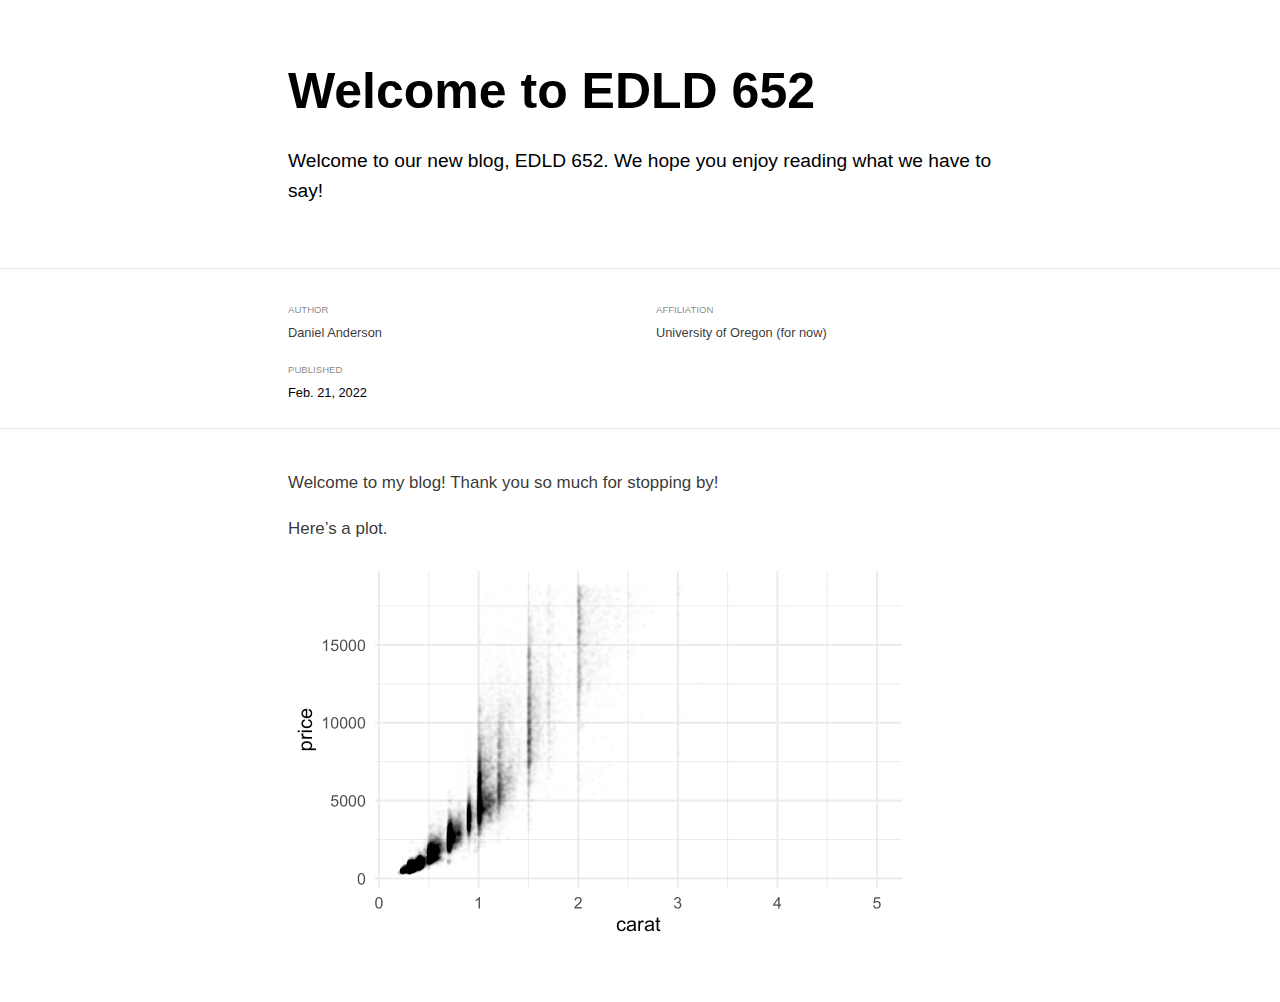
<file: _posts/welcome/welcome.html>
<!DOCTYPE html>

<html xmlns="http://www.w3.org/1999/xhtml" lang="" xml:lang="">

<head>
  <meta charset="utf-8"/>
  <meta name="viewport" content="width=device-width, initial-scale=1"/>
  <meta http-equiv="X-UA-Compatible" content="IE=Edge,chrome=1"/>
  <meta name="generator" content="distill" />

  <style type="text/css">
  /* Hide doc at startup (prevent jankiness while JS renders/transforms) */
  body {
    visibility: hidden;
  }
  </style>

 <!--radix_placeholder_import_source-->
 <!--/radix_placeholder_import_source-->

<style type="text/css">code{white-space: pre;}</style>
<style type="text/css" data-origin="pandoc">
pre > code.sourceCode { white-space: pre; position: relative; }
pre > code.sourceCode > span { display: inline-block; line-height: 1.25; }
pre > code.sourceCode > span:empty { height: 1.2em; }
.sourceCode { overflow: visible; }
code.sourceCode > span { color: inherit; text-decoration: inherit; }
div.sourceCode { margin: 1em 0; }
pre.sourceCode { margin: 0; }
@media screen {
div.sourceCode { overflow: auto; }
}
@media print {
pre > code.sourceCode { white-space: pre-wrap; }
pre > code.sourceCode > span { text-indent: -5em; padding-left: 5em; }
}
pre.numberSource code
  { counter-reset: source-line 0; }
pre.numberSource code > span
  { position: relative; left: -4em; counter-increment: source-line; }
pre.numberSource code > span > a:first-child::before
  { content: counter(source-line);
    position: relative; left: -1em; text-align: right; vertical-align: baseline;
    border: none; display: inline-block;
    -webkit-touch-callout: none; -webkit-user-select: none;
    -khtml-user-select: none; -moz-user-select: none;
    -ms-user-select: none; user-select: none;
    padding: 0 4px; width: 4em;
    color: #aaaaaa;
  }
pre.numberSource { margin-left: 3em; border-left: 1px solid #aaaaaa;  padding-left: 4px; }
div.sourceCode
  {   }
@media screen {
pre > code.sourceCode > span > a:first-child::before { text-decoration: underline; }
}
code span.al { color: #ad0000; } /* Alert */
code span.an { color: #5e5e5e; } /* Annotation */
code span.at { } /* Attribute */
code span.bn { color: #ad0000; } /* BaseN */
code span.bu { } /* BuiltIn */
code span.cf { color: #007ba5; } /* ControlFlow */
code span.ch { color: #20794d; } /* Char */
code span.cn { color: #8f5902; } /* Constant */
code span.co { color: #5e5e5e; } /* Comment */
code span.cv { color: #5e5e5e; font-style: italic; } /* CommentVar */
code span.do { color: #5e5e5e; font-style: italic; } /* Documentation */
code span.dt { color: #ad0000; } /* DataType */
code span.dv { color: #ad0000; } /* DecVal */
code span.er { color: #ad0000; } /* Error */
code span.ex { } /* Extension */
code span.fl { color: #ad0000; } /* Float */
code span.fu { color: #4758ab; } /* Function */
code span.im { } /* Import */
code span.in { color: #5e5e5e; } /* Information */
code span.kw { color: #007ba5; } /* Keyword */
code span.op { color: #5e5e5e; } /* Operator */
code span.ot { color: #007ba5; } /* Other */
code span.pp { color: #ad0000; } /* Preprocessor */
code span.sc { color: #5e5e5e; } /* SpecialChar */
code span.ss { color: #20794d; } /* SpecialString */
code span.st { color: #20794d; } /* String */
code span.va { color: #111111; } /* Variable */
code span.vs { color: #20794d; } /* VerbatimString */
code span.wa { color: #5e5e5e; font-style: italic; } /* Warning */
</style>


  <!--radix_placeholder_meta_tags-->
  <title>Welcome to EDLD 652</title>

  <meta property="description" itemprop="description" content="Welcome to our new blog, EDLD 652. We hope you enjoy &#10;reading what we have to say!"/>


  <!--  https://schema.org/Article -->
  <meta property="article:published" itemprop="datePublished" content="2022-02-21"/>
  <meta property="article:created" itemprop="dateCreated" content="2022-02-21"/>
  <meta name="article:author" content="Daniel Anderson"/>

  <!--  https://developers.facebook.com/docs/sharing/webmasters#markup -->
  <meta property="og:title" content="Welcome to EDLD 652"/>
  <meta property="og:type" content="article"/>
  <meta property="og:description" content="Welcome to our new blog, EDLD 652. We hope you enjoy &#10;reading what we have to say!"/>
  <meta property="og:locale" content="en_US"/>

  <!--  https://dev.twitter.com/cards/types/summary -->
  <meta property="twitter:card" content="summary"/>
  <meta property="twitter:title" content="Welcome to EDLD 652"/>
  <meta property="twitter:description" content="Welcome to our new blog, EDLD 652. We hope you enjoy &#10;reading what we have to say!"/>

  <!--/radix_placeholder_meta_tags-->
  <!--radix_placeholder_rmarkdown_metadata-->

  <script type="text/json" id="radix-rmarkdown-metadata">
  {"type":"list","attributes":{"names":{"type":"character","attributes":{},"value":["title","description","author","date","output"]}},"value":[{"type":"character","attributes":{},"value":["Welcome to EDLD 652"]},{"type":"character","attributes":{},"value":["Welcome to our new blog, EDLD 652. We hope you enjoy \nreading what we have to say!\n"]},{"type":"list","attributes":{},"value":[{"type":"list","attributes":{"names":{"type":"character","attributes":{},"value":["name","url","affiliation","affiliation_url"]}},"value":[{"type":"character","attributes":{},"value":["Daniel Anderson"]},{"type":"character","attributes":{},"value":["https://www.datalorax.com"]},{"type":"character","attributes":{},"value":["University of Oregon (for now)"]},{"type":"character","attributes":{},"value":["https://uoregon.edu"]}]}]},{"type":"character","attributes":{},"value":["02-21-2022"]},{"type":"list","attributes":{"names":{"type":"character","attributes":{},"value":["distill::distill_article"]}},"value":[{"type":"list","attributes":{"names":{"type":"character","attributes":{},"value":["self_contained"]}},"value":[{"type":"logical","attributes":{},"value":[false]}]}]}]}
  </script>
  <!--/radix_placeholder_rmarkdown_metadata-->
  
  <script type="text/json" id="radix-resource-manifest">
  {"type":"character","attributes":{},"value":["welcome_files/anchor-4.2.2/anchor.min.js","welcome_files/bowser-1.9.3/bowser.min.js","welcome_files/distill-2.2.21/template.v2.js","welcome_files/figure-html5/unnamed-chunk-1-1.png","welcome_files/header-attrs-2.11/header-attrs.js","welcome_files/jquery-3.6.0/jquery-3.6.0.js","welcome_files/jquery-3.6.0/jquery-3.6.0.min.js","welcome_files/jquery-3.6.0/jquery-3.6.0.min.map","welcome_files/popper-2.6.0/popper.min.js","welcome_files/tippy-6.2.7/tippy-bundle.umd.min.js","welcome_files/tippy-6.2.7/tippy-light-border.css","welcome_files/tippy-6.2.7/tippy.css","welcome_files/tippy-6.2.7/tippy.umd.min.js","welcome_files/webcomponents-2.0.0/webcomponents.js"]}
  </script>
  <!--radix_placeholder_navigation_in_header-->
  <!--/radix_placeholder_navigation_in_header-->
  <!--radix_placeholder_distill-->

  <style type="text/css">

  body {
    background-color: white;
  }

  .pandoc-table {
    width: 100%;
  }

  .pandoc-table>caption {
    margin-bottom: 10px;
  }

  .pandoc-table th:not([align]) {
    text-align: left;
  }

  .pagedtable-footer {
    font-size: 15px;
  }

  d-byline .byline {
    grid-template-columns: 2fr 2fr;
  }

  d-byline .byline h3 {
    margin-block-start: 1.5em;
  }

  d-byline .byline .authors-affiliations h3 {
    margin-block-start: 0.5em;
  }

  .authors-affiliations .orcid-id {
    width: 16px;
    height:16px;
    margin-left: 4px;
    margin-right: 4px;
    vertical-align: middle;
    padding-bottom: 2px;
  }

  d-title .dt-tags {
    margin-top: 1em;
    grid-column: text;
  }

  .dt-tags .dt-tag {
    text-decoration: none;
    display: inline-block;
    color: rgba(0,0,0,0.6);
    padding: 0em 0.4em;
    margin-right: 0.5em;
    margin-bottom: 0.4em;
    font-size: 70%;
    border: 1px solid rgba(0,0,0,0.2);
    border-radius: 3px;
    text-transform: uppercase;
    font-weight: 500;
  }

  d-article table.gt_table td,
  d-article table.gt_table th {
    border-bottom: none;
  }

  .html-widget {
    margin-bottom: 2.0em;
  }

  .l-screen-inset {
    padding-right: 16px;
  }

  .l-screen .caption {
    margin-left: 10px;
  }

  .shaded {
    background: rgb(247, 247, 247);
    padding-top: 20px;
    padding-bottom: 20px;
    border-top: 1px solid rgba(0, 0, 0, 0.1);
    border-bottom: 1px solid rgba(0, 0, 0, 0.1);
  }

  .shaded .html-widget {
    margin-bottom: 0;
    border: 1px solid rgba(0, 0, 0, 0.1);
  }

  .shaded .shaded-content {
    background: white;
  }

  .text-output {
    margin-top: 0;
    line-height: 1.5em;
  }

  .hidden {
    display: none !important;
  }

  d-article {
    padding-top: 2.5rem;
    padding-bottom: 30px;
  }

  d-appendix {
    padding-top: 30px;
  }

  d-article>p>img {
    width: 100%;
  }

  d-article h2 {
    margin: 1rem 0 1.5rem 0;
  }

  d-article h3 {
    margin-top: 1.5rem;
  }

  d-article iframe {
    border: 1px solid rgba(0, 0, 0, 0.1);
    margin-bottom: 2.0em;
    width: 100%;
  }

  /* Tweak code blocks */

  d-article div.sourceCode code,
  d-article pre code {
    font-family: Consolas, Monaco, 'Andale Mono', 'Ubuntu Mono', monospace;
  }

  d-article pre,
  d-article div.sourceCode,
  d-article div.sourceCode pre {
    overflow: auto;
  }

  d-article div.sourceCode {
    background-color: white;
  }

  d-article div.sourceCode pre {
    padding-left: 10px;
    font-size: 12px;
    border-left: 2px solid rgba(0,0,0,0.1);
  }

  d-article pre {
    font-size: 12px;
    color: black;
    background: none;
    margin-top: 0;
    text-align: left;
    white-space: pre;
    word-spacing: normal;
    word-break: normal;
    word-wrap: normal;
    line-height: 1.5;

    -moz-tab-size: 4;
    -o-tab-size: 4;
    tab-size: 4;

    -webkit-hyphens: none;
    -moz-hyphens: none;
    -ms-hyphens: none;
    hyphens: none;
  }

  d-article pre a {
    border-bottom: none;
  }

  d-article pre a:hover {
    border-bottom: none;
    text-decoration: underline;
  }

  d-article details {
    grid-column: text;
    margin-bottom: 0.8em;
  }

  @media(min-width: 768px) {

  d-article pre,
  d-article div.sourceCode,
  d-article div.sourceCode pre {
    overflow: visible !important;
  }

  d-article div.sourceCode pre {
    padding-left: 18px;
    font-size: 14px;
  }

  d-article pre {
    font-size: 14px;
  }

  }

  figure img.external {
    background: white;
    border: 1px solid rgba(0, 0, 0, 0.1);
    box-shadow: 0 1px 8px rgba(0, 0, 0, 0.1);
    padding: 18px;
    box-sizing: border-box;
  }

  /* CSS for d-contents */

  .d-contents {
    grid-column: text;
    color: rgba(0,0,0,0.8);
    font-size: 0.9em;
    padding-bottom: 1em;
    margin-bottom: 1em;
    padding-bottom: 0.5em;
    margin-bottom: 1em;
    padding-left: 0.25em;
    justify-self: start;
  }

  @media(min-width: 1000px) {
    .d-contents.d-contents-float {
      height: 0;
      grid-column-start: 1;
      grid-column-end: 4;
      justify-self: center;
      padding-right: 3em;
      padding-left: 2em;
    }
  }

  .d-contents nav h3 {
    font-size: 18px;
    margin-top: 0;
    margin-bottom: 1em;
  }

  .d-contents li {
    list-style-type: none
  }

  .d-contents nav > ul {
    padding-left: 0;
  }

  .d-contents ul {
    padding-left: 1em
  }

  .d-contents nav ul li {
    margin-top: 0.6em;
    margin-bottom: 0.2em;
  }

  .d-contents nav a {
    font-size: 13px;
    border-bottom: none;
    text-decoration: none
    color: rgba(0, 0, 0, 0.8);
  }

  .d-contents nav a:hover {
    text-decoration: underline solid rgba(0, 0, 0, 0.6)
  }

  .d-contents nav > ul > li > a {
    font-weight: 600;
  }

  .d-contents nav > ul > li > ul {
    font-weight: inherit;
  }

  .d-contents nav > ul > li > ul > li {
    margin-top: 0.2em;
  }


  .d-contents nav ul {
    margin-top: 0;
    margin-bottom: 0.25em;
  }

  .d-article-with-toc h2:nth-child(2) {
    margin-top: 0;
  }


  /* Figure */

  .figure {
    position: relative;
    margin-bottom: 2.5em;
    margin-top: 1.5em;
  }

  .figure img {
    width: 100%;
  }

  .figure .caption {
    color: rgba(0, 0, 0, 0.6);
    font-size: 12px;
    line-height: 1.5em;
  }

  .figure img.external {
    background: white;
    border: 1px solid rgba(0, 0, 0, 0.1);
    box-shadow: 0 1px 8px rgba(0, 0, 0, 0.1);
    padding: 18px;
    box-sizing: border-box;
  }

  .figure .caption a {
    color: rgba(0, 0, 0, 0.6);
  }

  .figure .caption b,
  .figure .caption strong, {
    font-weight: 600;
    color: rgba(0, 0, 0, 1.0);
  }

  /* Citations */

  d-article .citation {
    color: inherit;
    cursor: inherit;
  }

  div.hanging-indent{
    margin-left: 1em; text-indent: -1em;
  }

  /* Citation hover box */

  .tippy-box[data-theme~=light-border] {
    background-color: rgba(250, 250, 250, 0.95);
  }

  .tippy-content > p {
    margin-bottom: 0;
    padding: 2px;
  }


  /* Tweak 1000px media break to show more text */

  @media(min-width: 1000px) {
    .base-grid,
    distill-header,
    d-title,
    d-abstract,
    d-article,
    d-appendix,
    distill-appendix,
    d-byline,
    d-footnote-list,
    d-citation-list,
    distill-footer {
      grid-template-columns: [screen-start] 1fr [page-start kicker-start] 80px [middle-start] 50px [text-start kicker-end] 65px 65px 65px 65px 65px 65px 65px 65px [text-end gutter-start] 65px [middle-end] 65px [page-end gutter-end] 1fr [screen-end];
      grid-column-gap: 16px;
    }

    .grid {
      grid-column-gap: 16px;
    }

    d-article {
      font-size: 1.06rem;
      line-height: 1.7em;
    }
    figure .caption, .figure .caption, figure figcaption {
      font-size: 13px;
    }
  }

  @media(min-width: 1180px) {
    .base-grid,
    distill-header,
    d-title,
    d-abstract,
    d-article,
    d-appendix,
    distill-appendix,
    d-byline,
    d-footnote-list,
    d-citation-list,
    distill-footer {
      grid-template-columns: [screen-start] 1fr [page-start kicker-start] 60px [middle-start] 60px [text-start kicker-end] 60px 60px 60px 60px 60px 60px 60px 60px [text-end gutter-start] 60px [middle-end] 60px [page-end gutter-end] 1fr [screen-end];
      grid-column-gap: 32px;
    }

    .grid {
      grid-column-gap: 32px;
    }
  }


  /* Get the citation styles for the appendix (not auto-injected on render since
     we do our own rendering of the citation appendix) */

  d-appendix .citation-appendix,
  .d-appendix .citation-appendix {
    font-size: 11px;
    line-height: 15px;
    border-left: 1px solid rgba(0, 0, 0, 0.1);
    padding-left: 18px;
    border: 1px solid rgba(0,0,0,0.1);
    background: rgba(0, 0, 0, 0.02);
    padding: 10px 18px;
    border-radius: 3px;
    color: rgba(150, 150, 150, 1);
    overflow: hidden;
    margin-top: -12px;
    white-space: pre-wrap;
    word-wrap: break-word;
  }

  /* Include appendix styles here so they can be overridden */

  d-appendix {
    contain: layout style;
    font-size: 0.8em;
    line-height: 1.7em;
    margin-top: 60px;
    margin-bottom: 0;
    border-top: 1px solid rgba(0, 0, 0, 0.1);
    color: rgba(0,0,0,0.5);
    padding-top: 60px;
    padding-bottom: 48px;
  }

  d-appendix h3 {
    grid-column: page-start / text-start;
    font-size: 15px;
    font-weight: 500;
    margin-top: 1em;
    margin-bottom: 0;
    color: rgba(0,0,0,0.65);
  }

  d-appendix h3 + * {
    margin-top: 1em;
  }

  d-appendix ol {
    padding: 0 0 0 15px;
  }

  @media (min-width: 768px) {
    d-appendix ol {
      padding: 0 0 0 30px;
      margin-left: -30px;
    }
  }

  d-appendix li {
    margin-bottom: 1em;
  }

  d-appendix a {
    color: rgba(0, 0, 0, 0.6);
  }

  d-appendix > * {
    grid-column: text;
  }

  d-appendix > d-footnote-list,
  d-appendix > d-citation-list,
  d-appendix > distill-appendix {
    grid-column: screen;
  }

  /* Include footnote styles here so they can be overridden */

  d-footnote-list {
    contain: layout style;
  }

  d-footnote-list > * {
    grid-column: text;
  }

  d-footnote-list a.footnote-backlink {
    color: rgba(0,0,0,0.3);
    padding-left: 0.5em;
  }



  /* Anchor.js */

  .anchorjs-link {
    /*transition: all .25s linear; */
    text-decoration: none;
    border-bottom: none;
  }
  *:hover > .anchorjs-link {
    margin-left: -1.125em !important;
    text-decoration: none;
    border-bottom: none;
  }

  /* Social footer */

  .social_footer {
    margin-top: 30px;
    margin-bottom: 0;
    color: rgba(0,0,0,0.67);
  }

  .disqus-comments {
    margin-right: 30px;
  }

  .disqus-comment-count {
    border-bottom: 1px solid rgba(0, 0, 0, 0.4);
    cursor: pointer;
  }

  #disqus_thread {
    margin-top: 30px;
  }

  .article-sharing a {
    border-bottom: none;
    margin-right: 8px;
  }

  .article-sharing a:hover {
    border-bottom: none;
  }

  .sidebar-section.subscribe {
    font-size: 12px;
    line-height: 1.6em;
  }

  .subscribe p {
    margin-bottom: 0.5em;
  }


  .article-footer .subscribe {
    font-size: 15px;
    margin-top: 45px;
  }


  .sidebar-section.custom {
    font-size: 12px;
    line-height: 1.6em;
  }

  .custom p {
    margin-bottom: 0.5em;
  }

  /* Styles for listing layout (hide title) */
  .layout-listing d-title, .layout-listing .d-title {
    display: none;
  }

  /* Styles for posts lists (not auto-injected) */


  .posts-with-sidebar {
    padding-left: 45px;
    padding-right: 45px;
  }

  .posts-list .description h2,
  .posts-list .description p {
    font-family: -apple-system, BlinkMacSystemFont, "Segoe UI", Roboto, Oxygen, Ubuntu, Cantarell, "Fira Sans", "Droid Sans", "Helvetica Neue", Arial, sans-serif;
  }

  .posts-list .description h2 {
    font-weight: 700;
    border-bottom: none;
    padding-bottom: 0;
  }

  .posts-list h2.post-tag {
    border-bottom: 1px solid rgba(0, 0, 0, 0.2);
    padding-bottom: 12px;
  }
  .posts-list {
    margin-top: 60px;
    margin-bottom: 24px;
  }

  .posts-list .post-preview {
    text-decoration: none;
    overflow: hidden;
    display: block;
    border-bottom: 1px solid rgba(0, 0, 0, 0.1);
    padding: 24px 0;
  }

  .post-preview-last {
    border-bottom: none !important;
  }

  .posts-list .posts-list-caption {
    grid-column: screen;
    font-weight: 400;
  }

  .posts-list .post-preview h2 {
    margin: 0 0 6px 0;
    line-height: 1.2em;
    font-style: normal;
    font-size: 24px;
  }

  .posts-list .post-preview p {
    margin: 0 0 12px 0;
    line-height: 1.4em;
    font-size: 16px;
  }

  .posts-list .post-preview .thumbnail {
    box-sizing: border-box;
    margin-bottom: 24px;
    position: relative;
    max-width: 500px;
  }
  .posts-list .post-preview img {
    width: 100%;
    display: block;
  }

  .posts-list .metadata {
    font-size: 12px;
    line-height: 1.4em;
    margin-bottom: 18px;
  }

  .posts-list .metadata > * {
    display: inline-block;
  }

  .posts-list .metadata .publishedDate {
    margin-right: 2em;
  }

  .posts-list .metadata .dt-authors {
    display: block;
    margin-top: 0.3em;
    margin-right: 2em;
  }

  .posts-list .dt-tags {
    display: block;
    line-height: 1em;
  }

  .posts-list .dt-tags .dt-tag {
    display: inline-block;
    color: rgba(0,0,0,0.6);
    padding: 0.3em 0.4em;
    margin-right: 0.2em;
    margin-bottom: 0.4em;
    font-size: 60%;
    border: 1px solid rgba(0,0,0,0.2);
    border-radius: 3px;
    text-transform: uppercase;
    font-weight: 500;
  }

  .posts-list img {
    opacity: 1;
  }

  .posts-list img[data-src] {
    opacity: 0;
  }

  .posts-more {
    clear: both;
  }


  .posts-sidebar {
    font-size: 16px;
  }

  .posts-sidebar h3 {
    font-size: 16px;
    margin-top: 0;
    margin-bottom: 0.5em;
    font-weight: 400;
    text-transform: uppercase;
  }

  .sidebar-section {
    margin-bottom: 30px;
  }

  .categories ul {
    list-style-type: none;
    margin: 0;
    padding: 0;
  }

  .categories li {
    color: rgba(0, 0, 0, 0.8);
    margin-bottom: 0;
  }

  .categories li>a {
    border-bottom: none;
  }

  .categories li>a:hover {
    border-bottom: 1px solid rgba(0, 0, 0, 0.4);
  }

  .categories .active {
    font-weight: 600;
  }

  .categories .category-count {
    color: rgba(0, 0, 0, 0.4);
  }


  @media(min-width: 768px) {
    .posts-list .post-preview h2 {
      font-size: 26px;
    }
    .posts-list .post-preview .thumbnail {
      float: right;
      width: 30%;
      margin-bottom: 0;
    }
    .posts-list .post-preview .description {
      float: left;
      width: 45%;
    }
    .posts-list .post-preview .metadata {
      float: left;
      width: 20%;
      margin-top: 8px;
    }
    .posts-list .post-preview p {
      margin: 0 0 12px 0;
      line-height: 1.5em;
      font-size: 16px;
    }
    .posts-with-sidebar .posts-list {
      float: left;
      width: 75%;
    }
    .posts-with-sidebar .posts-sidebar {
      float: right;
      width: 20%;
      margin-top: 60px;
      padding-top: 24px;
      padding-bottom: 24px;
    }
  }


  /* Improve display for browsers without grid (IE/Edge <= 15) */

  .downlevel {
    line-height: 1.6em;
    font-family: -apple-system, BlinkMacSystemFont, "Segoe UI", Roboto, Oxygen, Ubuntu, Cantarell, "Fira Sans", "Droid Sans", "Helvetica Neue", Arial, sans-serif;
    margin: 0;
  }

  .downlevel .d-title {
    padding-top: 6rem;
    padding-bottom: 1.5rem;
  }

  .downlevel .d-title h1 {
    font-size: 50px;
    font-weight: 700;
    line-height: 1.1em;
    margin: 0 0 0.5rem;
  }

  .downlevel .d-title p {
    font-weight: 300;
    font-size: 1.2rem;
    line-height: 1.55em;
    margin-top: 0;
  }

  .downlevel .d-byline {
    padding-top: 0.8em;
    padding-bottom: 0.8em;
    font-size: 0.8rem;
    line-height: 1.8em;
  }

  .downlevel .section-separator {
    border: none;
    border-top: 1px solid rgba(0, 0, 0, 0.1);
  }

  .downlevel .d-article {
    font-size: 1.06rem;
    line-height: 1.7em;
    padding-top: 1rem;
    padding-bottom: 2rem;
  }


  .downlevel .d-appendix {
    padding-left: 0;
    padding-right: 0;
    max-width: none;
    font-size: 0.8em;
    line-height: 1.7em;
    margin-bottom: 0;
    color: rgba(0,0,0,0.5);
    padding-top: 40px;
    padding-bottom: 48px;
  }

  .downlevel .footnotes ol {
    padding-left: 13px;
  }

  .downlevel .base-grid,
  .downlevel .distill-header,
  .downlevel .d-title,
  .downlevel .d-abstract,
  .downlevel .d-article,
  .downlevel .d-appendix,
  .downlevel .distill-appendix,
  .downlevel .d-byline,
  .downlevel .d-footnote-list,
  .downlevel .d-citation-list,
  .downlevel .distill-footer,
  .downlevel .appendix-bottom,
  .downlevel .posts-container {
    padding-left: 40px;
    padding-right: 40px;
  }

  @media(min-width: 768px) {
    .downlevel .base-grid,
    .downlevel .distill-header,
    .downlevel .d-title,
    .downlevel .d-abstract,
    .downlevel .d-article,
    .downlevel .d-appendix,
    .downlevel .distill-appendix,
    .downlevel .d-byline,
    .downlevel .d-footnote-list,
    .downlevel .d-citation-list,
    .downlevel .distill-footer,
    .downlevel .appendix-bottom,
    .downlevel .posts-container {
    padding-left: 150px;
    padding-right: 150px;
    max-width: 900px;
  }
  }

  .downlevel pre code {
    display: block;
    border-left: 2px solid rgba(0, 0, 0, .1);
    padding: 0 0 0 20px;
    font-size: 14px;
  }

  .downlevel code, .downlevel pre {
    color: black;
    background: none;
    font-family: Consolas, Monaco, 'Andale Mono', 'Ubuntu Mono', monospace;
    text-align: left;
    white-space: pre;
    word-spacing: normal;
    word-break: normal;
    word-wrap: normal;
    line-height: 1.5;

    -moz-tab-size: 4;
    -o-tab-size: 4;
    tab-size: 4;

    -webkit-hyphens: none;
    -moz-hyphens: none;
    -ms-hyphens: none;
    hyphens: none;
  }

  .downlevel .posts-list .post-preview {
    color: inherit;
  }



  </style>

  <script type="application/javascript">

  function is_downlevel_browser() {
    if (bowser.isUnsupportedBrowser({ msie: "12", msedge: "16"},
                                   window.navigator.userAgent)) {
      return true;
    } else {
      return window.load_distill_framework === undefined;
    }
  }

  // show body when load is complete
  function on_load_complete() {

    // add anchors
    if (window.anchors) {
      window.anchors.options.placement = 'left';
      window.anchors.add('d-article > h2, d-article > h3, d-article > h4, d-article > h5');
    }


    // set body to visible
    document.body.style.visibility = 'visible';

    // force redraw for leaflet widgets
    if (window.HTMLWidgets) {
      var maps = window.HTMLWidgets.findAll(".leaflet");
      $.each(maps, function(i, el) {
        var map = this.getMap();
        map.invalidateSize();
        map.eachLayer(function(layer) {
          if (layer instanceof L.TileLayer)
            layer.redraw();
        });
      });
    }

    // trigger 'shown' so htmlwidgets resize
    $('d-article').trigger('shown');
  }

  function init_distill() {

    init_common();

    // create front matter
    var front_matter = $('<d-front-matter></d-front-matter>');
    $('#distill-front-matter').wrap(front_matter);

    // create d-title
    $('.d-title').changeElementType('d-title');

    // create d-byline
    var byline = $('<d-byline></d-byline>');
    $('.d-byline').replaceWith(byline);

    // create d-article
    var article = $('<d-article></d-article>');
    $('.d-article').wrap(article).children().unwrap();

    // move posts container into article
    $('.posts-container').appendTo($('d-article'));

    // create d-appendix
    $('.d-appendix').changeElementType('d-appendix');

    // flag indicating that we have appendix items
    var appendix = $('.appendix-bottom').children('h3').length > 0;

    // replace footnotes with <d-footnote>
    $('.footnote-ref').each(function(i, val) {
      appendix = true;
      var href = $(this).attr('href');
      var id = href.replace('#', '');
      var fn = $('#' + id);
      var fn_p = $('#' + id + '>p');
      fn_p.find('.footnote-back').remove();
      var text = fn_p.html();
      var dtfn = $('<d-footnote></d-footnote>');
      dtfn.html(text);
      $(this).replaceWith(dtfn);
    });
    // remove footnotes
    $('.footnotes').remove();

    // move refs into #references-listing
    $('#references-listing').replaceWith($('#refs'));

    $('h1.appendix, h2.appendix').each(function(i, val) {
      $(this).changeElementType('h3');
    });
    $('h3.appendix').each(function(i, val) {
      var id = $(this).attr('id');
      $('.d-contents a[href="#' + id + '"]').parent().remove();
      appendix = true;
      $(this).nextUntil($('h1, h2, h3')).addBack().appendTo($('d-appendix'));
    });

    // show d-appendix if we have appendix content
    $("d-appendix").css('display', appendix ? 'grid' : 'none');

    // localize layout chunks to just output
    $('.layout-chunk').each(function(i, val) {

      // capture layout
      var layout = $(this).attr('data-layout');

      // apply layout to markdown level block elements
      var elements = $(this).children().not('details, div.sourceCode, pre, script');
      elements.each(function(i, el) {
        var layout_div = $('<div class="' + layout + '"></div>');
        if (layout_div.hasClass('shaded')) {
          var shaded_content = $('<div class="shaded-content"></div>');
          $(this).wrap(shaded_content);
          $(this).parent().wrap(layout_div);
        } else {
          $(this).wrap(layout_div);
        }
      });


      // unwrap the layout-chunk div
      $(this).children().unwrap();
    });

    // remove code block used to force  highlighting css
    $('.distill-force-highlighting-css').parent().remove();

    // remove empty line numbers inserted by pandoc when using a
    // custom syntax highlighting theme
    $('code.sourceCode a:empty').remove();

    // load distill framework
    load_distill_framework();

    // wait for window.distillRunlevel == 4 to do post processing
    function distill_post_process() {

      if (!window.distillRunlevel || window.distillRunlevel < 4)
        return;

      // hide author/affiliations entirely if we have no authors
      var front_matter = JSON.parse($("#distill-front-matter").html());
      var have_authors = front_matter.authors && front_matter.authors.length > 0;
      if (!have_authors)
        $('d-byline').addClass('hidden');

      // article with toc class
      $('.d-contents').parent().addClass('d-article-with-toc');

      // strip links that point to #
      $('.authors-affiliations').find('a[href="#"]').removeAttr('href');

      // add orcid ids
      $('.authors-affiliations').find('.author').each(function(i, el) {
        var orcid_id = front_matter.authors[i].orcidID;
        if (orcid_id) {
          var a = $('<a></a>');
          a.attr('href', 'https://orcid.org/' + orcid_id);
          var img = $('<img></img>');
          img.addClass('orcid-id');
          img.attr('alt', 'ORCID ID');
          img.attr('src','[data-uri]');
          a.append(img);
          $(this).append(a);
        }
      });

      // hide elements of author/affiliations grid that have no value
      function hide_byline_column(caption) {
        $('d-byline').find('h3:contains("' + caption + '")').parent().css('visibility', 'hidden');
      }

      // affiliations
      var have_affiliations = false;
      for (var i = 0; i<front_matter.authors.length; ++i) {
        var author = front_matter.authors[i];
        if (author.affiliation !== "&nbsp;") {
          have_affiliations = true;
          break;
        }
      }
      if (!have_affiliations)
        $('d-byline').find('h3:contains("Affiliations")').css('visibility', 'hidden');

      // published date
      if (!front_matter.publishedDate)
        hide_byline_column("Published");

      // document object identifier
      var doi = $('d-byline').find('h3:contains("DOI")');
      var doi_p = doi.next().empty();
      if (!front_matter.doi) {
        // if we have a citation and valid citationText then link to that
        if ($('#citation').length > 0 && front_matter.citationText) {
          doi.html('Citation');
          $('<a href="#citation"></a>')
            .text(front_matter.citationText)
            .appendTo(doi_p);
        } else {
          hide_byline_column("DOI");
        }
      } else {
        $('<a></a>')
           .attr('href', "https://doi.org/" + front_matter.doi)
           .html(front_matter.doi)
           .appendTo(doi_p);
      }

       // change plural form of authors/affiliations
      if (front_matter.authors.length === 1) {
        var grid = $('.authors-affiliations');
        grid.children('h3:contains("Authors")').text('Author');
        grid.children('h3:contains("Affiliations")').text('Affiliation');
      }

      // remove d-appendix and d-footnote-list local styles
      $('d-appendix > style:first-child').remove();
      $('d-footnote-list > style:first-child').remove();

      // move appendix-bottom entries to the bottom
      $('.appendix-bottom').appendTo('d-appendix').children().unwrap();
      $('.appendix-bottom').remove();

      // hoverable references
      $('span.citation[data-cites]').each(function() {
        var refs = $(this).attr('data-cites').split(" ");
        var refHtml = refs.map(function(ref) {
          return "<p>" + $('#ref-' + ref).html() + "</p>";
        }).join("\n");
        window.tippy(this, {
          allowHTML: true,
          content: refHtml,
          maxWidth: 500,
          interactive: true,
          interactiveBorder: 10,
          theme: 'light-border',
          placement: 'bottom-start'
        });
      });

      // clear polling timer
      clearInterval(tid);

      // show body now that everything is ready
      on_load_complete();
    }

    var tid = setInterval(distill_post_process, 50);
    distill_post_process();

  }

  function init_downlevel() {

    init_common();

     // insert hr after d-title
    $('.d-title').after($('<hr class="section-separator"/>'));

    // check if we have authors
    var front_matter = JSON.parse($("#distill-front-matter").html());
    var have_authors = front_matter.authors && front_matter.authors.length > 0;

    // manage byline/border
    if (!have_authors)
      $('.d-byline').remove();
    $('.d-byline').after($('<hr class="section-separator"/>'));
    $('.d-byline a').remove();

    // remove toc
    $('.d-contents').remove();

    // move appendix elements
    $('h1.appendix, h2.appendix').each(function(i, val) {
      $(this).changeElementType('h3');
    });
    $('h3.appendix').each(function(i, val) {
      $(this).nextUntil($('h1, h2, h3')).addBack().appendTo($('.d-appendix'));
    });


    // inject headers into references and footnotes
    var refs_header = $('<h3></h3>');
    refs_header.text('References');
    $('#refs').prepend(refs_header);

    var footnotes_header = $('<h3></h3');
    footnotes_header.text('Footnotes');
    $('.footnotes').children('hr').first().replaceWith(footnotes_header);

    // move appendix-bottom entries to the bottom
    $('.appendix-bottom').appendTo('.d-appendix').children().unwrap();
    $('.appendix-bottom').remove();

    // remove appendix if it's empty
    if ($('.d-appendix').children().length === 0)
      $('.d-appendix').remove();

    // prepend separator above appendix
    $('.d-appendix').before($('<hr class="section-separator" style="clear: both"/>'));

    // trim code
    $('pre>code').each(function(i, val) {
      $(this).html($.trim($(this).html()));
    });

    // move posts-container right before article
    $('.posts-container').insertBefore($('.d-article'));

    $('body').addClass('downlevel');

    on_load_complete();
  }


  function init_common() {

    // jquery plugin to change element types
    (function($) {
      $.fn.changeElementType = function(newType) {
        var attrs = {};

        $.each(this[0].attributes, function(idx, attr) {
          attrs[attr.nodeName] = attr.nodeValue;
        });

        this.replaceWith(function() {
          return $("<" + newType + "/>", attrs).append($(this).contents());
        });
      };
    })(jQuery);

    // prevent underline for linked images
    $('a > img').parent().css({'border-bottom' : 'none'});

    // mark non-body figures created by knitr chunks as 100% width
    $('.layout-chunk').each(function(i, val) {
      var figures = $(this).find('img, .html-widget');
      if ($(this).attr('data-layout') !== "l-body") {
        figures.css('width', '100%');
      } else {
        figures.css('max-width', '100%');
        figures.filter("[width]").each(function(i, val) {
          var fig = $(this);
          fig.css('width', fig.attr('width') + 'px');
        });

      }
    });

    // auto-append index.html to post-preview links in file: protocol
    // and in rstudio ide preview
    $('.post-preview').each(function(i, val) {
      if (window.location.protocol === "file:")
        $(this).attr('href', $(this).attr('href') + "index.html");
    });

    // get rid of index.html references in header
    if (window.location.protocol !== "file:") {
      $('.distill-site-header a[href]').each(function(i,val) {
        $(this).attr('href', $(this).attr('href').replace("index.html", "./"));
      });
    }

    // add class to pandoc style tables
    $('tr.header').parent('thead').parent('table').addClass('pandoc-table');
    $('.kable-table').children('table').addClass('pandoc-table');

    // add figcaption style to table captions
    $('caption').parent('table').addClass("figcaption");

    // initialize posts list
    if (window.init_posts_list)
      window.init_posts_list();

    // implmement disqus comment link
    $('.disqus-comment-count').click(function() {
      window.headroom_prevent_pin = true;
      $('#disqus_thread').toggleClass('hidden');
      if (!$('#disqus_thread').hasClass('hidden')) {
        var offset = $(this).offset();
        $(window).resize();
        $('html, body').animate({
          scrollTop: offset.top - 35
        });
      }
    });
  }

  document.addEventListener('DOMContentLoaded', function() {
    if (is_downlevel_browser())
      init_downlevel();
    else
      window.addEventListener('WebComponentsReady', init_distill);
  });

  </script>

  <!--/radix_placeholder_distill-->
  <script src="welcome_files/header-attrs-2.11/header-attrs.js"></script>
  <script src="welcome_files/jquery-3.6.0/jquery-3.6.0.min.js"></script>
  <script src="welcome_files/popper-2.6.0/popper.min.js"></script>
  <link href="welcome_files/tippy-6.2.7/tippy.css" rel="stylesheet" />
  <link href="welcome_files/tippy-6.2.7/tippy-light-border.css" rel="stylesheet" />
  <script src="welcome_files/tippy-6.2.7/tippy.umd.min.js"></script>
  <script src="welcome_files/anchor-4.2.2/anchor.min.js"></script>
  <script src="welcome_files/bowser-1.9.3/bowser.min.js"></script>
  <script src="welcome_files/webcomponents-2.0.0/webcomponents.js"></script>
  <script src="welcome_files/distill-2.2.21/template.v2.js"></script>
  <!--radix_placeholder_site_in_header-->
  <!--/radix_placeholder_site_in_header-->


</head>

<body>

<!--radix_placeholder_front_matter-->

<script id="distill-front-matter" type="text/json">
{"title":"Welcome to EDLD 652","description":"Welcome to our new blog, EDLD 652. We hope you enjoy \nreading what we have to say!","authors":[{"author":"Daniel Anderson","authorURL":"https://www.datalorax.com","affiliation":"University of Oregon (for now)","affiliationURL":"https://uoregon.edu","orcidID":""}],"publishedDate":"2022-02-21T00:00:00.000-08:00","citationText":"Anderson, 2022"}
</script>

<!--/radix_placeholder_front_matter-->
<!--radix_placeholder_navigation_before_body-->
<!--/radix_placeholder_navigation_before_body-->
<!--radix_placeholder_site_before_body-->
<!--/radix_placeholder_site_before_body-->

<div class="d-title">
<h1>Welcome to EDLD 652</h1>
<!--radix_placeholder_categories-->
<!--/radix_placeholder_categories-->
<p><p>Welcome to our new blog, EDLD 652. We hope you enjoy reading what we have to say!</p></p>
</div>

<div class="d-byline">
  Daniel Anderson <a href="https://www.datalorax.com" class="uri">https://www.datalorax.com</a> (University of Oregon (for now))<a href="https://uoregon.edu" class="uri">https://uoregon.edu</a>
  
<br/>02-21-2022
</div>

<div class="d-article">
<p>Welcome to my blog! Thank you so much for stopping by!</p>
<p>Here’s a plot.</p>
<div class="layout-chunk" data-layout="l-body">
<p><img src="welcome_files/figure-html5/unnamed-chunk-1-1.png" width="624" /></p>
</div>
<div class="sourceCode" id="cb1"><pre class="sourceCode r distill-force-highlighting-css"><code class="sourceCode r"></code></pre></div>
<!--radix_placeholder_article_footer-->
<!--/radix_placeholder_article_footer-->
</div>

<div class="d-appendix">
</div>


<!--radix_placeholder_site_after_body-->
<!--/radix_placeholder_site_after_body-->
<!--radix_placeholder_appendices-->
<div class="appendix-bottom"></div>
<!--/radix_placeholder_appendices-->
<!--radix_placeholder_navigation_after_body-->
<!--/radix_placeholder_navigation_after_body-->

</body>

</html>
</file>
<file: docs/site_libs/tippy-6.2.7/tippy.css>
.tippy-box[data-animation=fade][data-state=hidden]{opacity:0}[data-tippy-root]{max-width:calc(100vw - 10px)}.tippy-box{position:relative;background-color:#333;color:#fff;border-radius:4px;font-size:14px;line-height:1.4;outline:0;transition-property:transform,visibility,opacity}.tippy-box[data-placement^=top]>.tippy-arrow{bottom:0}.tippy-box[data-placement^=top]>.tippy-arrow:before{bottom:-7px;left:0;border-width:8px 8px 0;border-top-color:initial;transform-origin:center top}.tippy-box[data-placement^=bottom]>.tippy-arrow{top:0}.tippy-box[data-placement^=bottom]>.tippy-arrow:before{top:-7px;left:0;border-width:0 8px 8px;border-bottom-color:initial;transform-origin:center bottom}.tippy-box[data-placement^=left]>.tippy-arrow{right:0}.tippy-box[data-placement^=left]>.tippy-arrow:before{border-width:8px 0 8px 8px;border-left-color:initial;right:-7px;transform-origin:center left}.tippy-box[data-placement^=right]>.tippy-arrow{left:0}.tippy-box[data-placement^=right]>.tippy-arrow:before{left:-7px;border-width:8px 8px 8px 0;border-right-color:initial;transform-origin:center right}.tippy-box[data-inertia][data-state=visible]{transition-timing-function:cubic-bezier(.54,1.5,.38,1.11)}.tippy-arrow{width:16px;height:16px;color:#333}.tippy-arrow:before{content:"";position:absolute;border-color:transparent;border-style:solid}.tippy-content{position:relative;padding:5px 9px;z-index:1}
</file>
<file: docs/site_libs/tippy-6.2.7/tippy-light-border.css>
.tippy-box[data-theme~=light-border]{background-color:#fff;background-clip:padding-box;border:1px solid rgba(0,8,16,.15);color:#333;box-shadow:0 4px 14px -2px rgba(0,8,16,.08)}.tippy-box[data-theme~=light-border]>.tippy-backdrop{background-color:#fff}.tippy-box[data-theme~=light-border]>.tippy-arrow:after,.tippy-box[data-theme~=light-border]>.tippy-svg-arrow:after{content:"";position:absolute;z-index:-1}.tippy-box[data-theme~=light-border]>.tippy-arrow:after{border-color:transparent;border-style:solid}.tippy-box[data-theme~=light-border][data-placement^=top]>.tippy-arrow:before{border-top-color:#fff}.tippy-box[data-theme~=light-border][data-placement^=top]>.tippy-arrow:after{border-top-color:rgba(0,8,16,.2);border-width:7px 7px 0;top:17px;left:1px}.tippy-box[data-theme~=light-border][data-placement^=top]>.tippy-svg-arrow>svg{top:16px}.tippy-box[data-theme~=light-border][data-placement^=top]>.tippy-svg-arrow:after{top:17px}.tippy-box[data-theme~=light-border][data-placement^=bottom]>.tippy-arrow:before{border-bottom-color:#fff;bottom:16px}.tippy-box[data-theme~=light-border][data-placement^=bottom]>.tippy-arrow:after{border-bottom-color:rgba(0,8,16,.2);border-width:0 7px 7px;bottom:17px;left:1px}.tippy-box[data-theme~=light-border][data-placement^=bottom]>.tippy-svg-arrow>svg{bottom:16px}.tippy-box[data-theme~=light-border][data-placement^=bottom]>.tippy-svg-arrow:after{bottom:17px}.tippy-box[data-theme~=light-border][data-placement^=left]>.tippy-arrow:before{border-left-color:#fff}.tippy-box[data-theme~=light-border][data-placement^=left]>.tippy-arrow:after{border-left-color:rgba(0,8,16,.2);border-width:7px 0 7px 7px;left:17px;top:1px}.tippy-box[data-theme~=light-border][data-placement^=left]>.tippy-svg-arrow>svg{left:11px}.tippy-box[data-theme~=light-border][data-placement^=left]>.tippy-svg-arrow:after{left:12px}.tippy-box[data-theme~=light-border][data-placement^=right]>.tippy-arrow:before{border-right-color:#fff;right:16px}.tippy-box[data-theme~=light-border][data-placement^=right]>.tippy-arrow:after{border-width:7px 7px 7px 0;right:17px;top:1px;border-right-color:rgba(0,8,16,.2)}.tippy-box[data-theme~=light-border][data-placement^=right]>.tippy-svg-arrow>svg{right:11px}.tippy-box[data-theme~=light-border][data-placement^=right]>.tippy-svg-arrow:after{right:12px}.tippy-box[data-theme~=light-border]>.tippy-svg-arrow{fill:#fff}.tippy-box[data-theme~=light-border]>.tippy-svg-arrow:after{background-image:url([data-uri]);background-size:16px 6px;width:16px;height:6px}
</file>
<file: _posts/2022-02-20-my-first-distill-post/my-first-distill-post_files/tippy-6.2.7/tippy.css>
.tippy-box[data-animation=fade][data-state=hidden]{opacity:0}[data-tippy-root]{max-width:calc(100vw - 10px)}.tippy-box{position:relative;background-color:#333;color:#fff;border-radius:4px;font-size:14px;line-height:1.4;outline:0;transition-property:transform,visibility,opacity}.tippy-box[data-placement^=top]>.tippy-arrow{bottom:0}.tippy-box[data-placement^=top]>.tippy-arrow:before{bottom:-7px;left:0;border-width:8px 8px 0;border-top-color:initial;transform-origin:center top}.tippy-box[data-placement^=bottom]>.tippy-arrow{top:0}.tippy-box[data-placement^=bottom]>.tippy-arrow:before{top:-7px;left:0;border-width:0 8px 8px;border-bottom-color:initial;transform-origin:center bottom}.tippy-box[data-placement^=left]>.tippy-arrow{right:0}.tippy-box[data-placement^=left]>.tippy-arrow:before{border-width:8px 0 8px 8px;border-left-color:initial;right:-7px;transform-origin:center left}.tippy-box[data-placement^=right]>.tippy-arrow{left:0}.tippy-box[data-placement^=right]>.tippy-arrow:before{left:-7px;border-width:8px 8px 8px 0;border-right-color:initial;transform-origin:center right}.tippy-box[data-inertia][data-state=visible]{transition-timing-function:cubic-bezier(.54,1.5,.38,1.11)}.tippy-arrow{width:16px;height:16px;color:#333}.tippy-arrow:before{content:"";position:absolute;border-color:transparent;border-style:solid}.tippy-content{position:relative;padding:5px 9px;z-index:1}
</file>
<file: _posts/2022-02-20-my-first-distill-post/my-first-distill-post_files/tippy-6.2.7/tippy-light-border.css>
.tippy-box[data-theme~=light-border]{background-color:#fff;background-clip:padding-box;border:1px solid rgba(0,8,16,.15);color:#333;box-shadow:0 4px 14px -2px rgba(0,8,16,.08)}.tippy-box[data-theme~=light-border]>.tippy-backdrop{background-color:#fff}.tippy-box[data-theme~=light-border]>.tippy-arrow:after,.tippy-box[data-theme~=light-border]>.tippy-svg-arrow:after{content:"";position:absolute;z-index:-1}.tippy-box[data-theme~=light-border]>.tippy-arrow:after{border-color:transparent;border-style:solid}.tippy-box[data-theme~=light-border][data-placement^=top]>.tippy-arrow:before{border-top-color:#fff}.tippy-box[data-theme~=light-border][data-placement^=top]>.tippy-arrow:after{border-top-color:rgba(0,8,16,.2);border-width:7px 7px 0;top:17px;left:1px}.tippy-box[data-theme~=light-border][data-placement^=top]>.tippy-svg-arrow>svg{top:16px}.tippy-box[data-theme~=light-border][data-placement^=top]>.tippy-svg-arrow:after{top:17px}.tippy-box[data-theme~=light-border][data-placement^=bottom]>.tippy-arrow:before{border-bottom-color:#fff;bottom:16px}.tippy-box[data-theme~=light-border][data-placement^=bottom]>.tippy-arrow:after{border-bottom-color:rgba(0,8,16,.2);border-width:0 7px 7px;bottom:17px;left:1px}.tippy-box[data-theme~=light-border][data-placement^=bottom]>.tippy-svg-arrow>svg{bottom:16px}.tippy-box[data-theme~=light-border][data-placement^=bottom]>.tippy-svg-arrow:after{bottom:17px}.tippy-box[data-theme~=light-border][data-placement^=left]>.tippy-arrow:before{border-left-color:#fff}.tippy-box[data-theme~=light-border][data-placement^=left]>.tippy-arrow:after{border-left-color:rgba(0,8,16,.2);border-width:7px 0 7px 7px;left:17px;top:1px}.tippy-box[data-theme~=light-border][data-placement^=left]>.tippy-svg-arrow>svg{left:11px}.tippy-box[data-theme~=light-border][data-placement^=left]>.tippy-svg-arrow:after{left:12px}.tippy-box[data-theme~=light-border][data-placement^=right]>.tippy-arrow:before{border-right-color:#fff;right:16px}.tippy-box[data-theme~=light-border][data-placement^=right]>.tippy-arrow:after{border-width:7px 7px 7px 0;right:17px;top:1px;border-right-color:rgba(0,8,16,.2)}.tippy-box[data-theme~=light-border][data-placement^=right]>.tippy-svg-arrow>svg{right:11px}.tippy-box[data-theme~=light-border][data-placement^=right]>.tippy-svg-arrow:after{right:12px}.tippy-box[data-theme~=light-border]>.tippy-svg-arrow{fill:#fff}.tippy-box[data-theme~=light-border]>.tippy-svg-arrow:after{background-image:url([data-uri]);background-size:16px 6px;width:16px;height:6px}
</file>
<file: _posts/2022-02-21-my-second-distill-post/my-second-distill-post_files/tippy-6.2.7/tippy.css>
.tippy-box[data-animation=fade][data-state=hidden]{opacity:0}[data-tippy-root]{max-width:calc(100vw - 10px)}.tippy-box{position:relative;background-color:#333;color:#fff;border-radius:4px;font-size:14px;line-height:1.4;outline:0;transition-property:transform,visibility,opacity}.tippy-box[data-placement^=top]>.tippy-arrow{bottom:0}.tippy-box[data-placement^=top]>.tippy-arrow:before{bottom:-7px;left:0;border-width:8px 8px 0;border-top-color:initial;transform-origin:center top}.tippy-box[data-placement^=bottom]>.tippy-arrow{top:0}.tippy-box[data-placement^=bottom]>.tippy-arrow:before{top:-7px;left:0;border-width:0 8px 8px;border-bottom-color:initial;transform-origin:center bottom}.tippy-box[data-placement^=left]>.tippy-arrow{right:0}.tippy-box[data-placement^=left]>.tippy-arrow:before{border-width:8px 0 8px 8px;border-left-color:initial;right:-7px;transform-origin:center left}.tippy-box[data-placement^=right]>.tippy-arrow{left:0}.tippy-box[data-placement^=right]>.tippy-arrow:before{left:-7px;border-width:8px 8px 8px 0;border-right-color:initial;transform-origin:center right}.tippy-box[data-inertia][data-state=visible]{transition-timing-function:cubic-bezier(.54,1.5,.38,1.11)}.tippy-arrow{width:16px;height:16px;color:#333}.tippy-arrow:before{content:"";position:absolute;border-color:transparent;border-style:solid}.tippy-content{position:relative;padding:5px 9px;z-index:1}
</file>
<file: _posts/2022-02-21-my-second-distill-post/my-second-distill-post_files/tippy-6.2.7/tippy-light-border.css>
.tippy-box[data-theme~=light-border]{background-color:#fff;background-clip:padding-box;border:1px solid rgba(0,8,16,.15);color:#333;box-shadow:0 4px 14px -2px rgba(0,8,16,.08)}.tippy-box[data-theme~=light-border]>.tippy-backdrop{background-color:#fff}.tippy-box[data-theme~=light-border]>.tippy-arrow:after,.tippy-box[data-theme~=light-border]>.tippy-svg-arrow:after{content:"";position:absolute;z-index:-1}.tippy-box[data-theme~=light-border]>.tippy-arrow:after{border-color:transparent;border-style:solid}.tippy-box[data-theme~=light-border][data-placement^=top]>.tippy-arrow:before{border-top-color:#fff}.tippy-box[data-theme~=light-border][data-placement^=top]>.tippy-arrow:after{border-top-color:rgba(0,8,16,.2);border-width:7px 7px 0;top:17px;left:1px}.tippy-box[data-theme~=light-border][data-placement^=top]>.tippy-svg-arrow>svg{top:16px}.tippy-box[data-theme~=light-border][data-placement^=top]>.tippy-svg-arrow:after{top:17px}.tippy-box[data-theme~=light-border][data-placement^=bottom]>.tippy-arrow:before{border-bottom-color:#fff;bottom:16px}.tippy-box[data-theme~=light-border][data-placement^=bottom]>.tippy-arrow:after{border-bottom-color:rgba(0,8,16,.2);border-width:0 7px 7px;bottom:17px;left:1px}.tippy-box[data-theme~=light-border][data-placement^=bottom]>.tippy-svg-arrow>svg{bottom:16px}.tippy-box[data-theme~=light-border][data-placement^=bottom]>.tippy-svg-arrow:after{bottom:17px}.tippy-box[data-theme~=light-border][data-placement^=left]>.tippy-arrow:before{border-left-color:#fff}.tippy-box[data-theme~=light-border][data-placement^=left]>.tippy-arrow:after{border-left-color:rgba(0,8,16,.2);border-width:7px 0 7px 7px;left:17px;top:1px}.tippy-box[data-theme~=light-border][data-placement^=left]>.tippy-svg-arrow>svg{left:11px}.tippy-box[data-theme~=light-border][data-placement^=left]>.tippy-svg-arrow:after{left:12px}.tippy-box[data-theme~=light-border][data-placement^=right]>.tippy-arrow:before{border-right-color:#fff;right:16px}.tippy-box[data-theme~=light-border][data-placement^=right]>.tippy-arrow:after{border-width:7px 7px 7px 0;right:17px;top:1px;border-right-color:rgba(0,8,16,.2)}.tippy-box[data-theme~=light-border][data-placement^=right]>.tippy-svg-arrow>svg{right:11px}.tippy-box[data-theme~=light-border][data-placement^=right]>.tippy-svg-arrow:after{right:12px}.tippy-box[data-theme~=light-border]>.tippy-svg-arrow{fill:#fff}.tippy-box[data-theme~=light-border]>.tippy-svg-arrow:after{background-image:url([data-uri]);background-size:16px 6px;width:16px;height:6px}
</file>
<file: _posts/welcome/welcome_files/tippy-6.2.7/tippy.css>
.tippy-box[data-animation=fade][data-state=hidden]{opacity:0}[data-tippy-root]{max-width:calc(100vw - 10px)}.tippy-box{position:relative;background-color:#333;color:#fff;border-radius:4px;font-size:14px;line-height:1.4;outline:0;transition-property:transform,visibility,opacity}.tippy-box[data-placement^=top]>.tippy-arrow{bottom:0}.tippy-box[data-placement^=top]>.tippy-arrow:before{bottom:-7px;left:0;border-width:8px 8px 0;border-top-color:initial;transform-origin:center top}.tippy-box[data-placement^=bottom]>.tippy-arrow{top:0}.tippy-box[data-placement^=bottom]>.tippy-arrow:before{top:-7px;left:0;border-width:0 8px 8px;border-bottom-color:initial;transform-origin:center bottom}.tippy-box[data-placement^=left]>.tippy-arrow{right:0}.tippy-box[data-placement^=left]>.tippy-arrow:before{border-width:8px 0 8px 8px;border-left-color:initial;right:-7px;transform-origin:center left}.tippy-box[data-placement^=right]>.tippy-arrow{left:0}.tippy-box[data-placement^=right]>.tippy-arrow:before{left:-7px;border-width:8px 8px 8px 0;border-right-color:initial;transform-origin:center right}.tippy-box[data-inertia][data-state=visible]{transition-timing-function:cubic-bezier(.54,1.5,.38,1.11)}.tippy-arrow{width:16px;height:16px;color:#333}.tippy-arrow:before{content:"";position:absolute;border-color:transparent;border-style:solid}.tippy-content{position:relative;padding:5px 9px;z-index:1}
</file>
<file: _posts/welcome/welcome_files/tippy-6.2.7/tippy-light-border.css>
.tippy-box[data-theme~=light-border]{background-color:#fff;background-clip:padding-box;border:1px solid rgba(0,8,16,.15);color:#333;box-shadow:0 4px 14px -2px rgba(0,8,16,.08)}.tippy-box[data-theme~=light-border]>.tippy-backdrop{background-color:#fff}.tippy-box[data-theme~=light-border]>.tippy-arrow:after,.tippy-box[data-theme~=light-border]>.tippy-svg-arrow:after{content:"";position:absolute;z-index:-1}.tippy-box[data-theme~=light-border]>.tippy-arrow:after{border-color:transparent;border-style:solid}.tippy-box[data-theme~=light-border][data-placement^=top]>.tippy-arrow:before{border-top-color:#fff}.tippy-box[data-theme~=light-border][data-placement^=top]>.tippy-arrow:after{border-top-color:rgba(0,8,16,.2);border-width:7px 7px 0;top:17px;left:1px}.tippy-box[data-theme~=light-border][data-placement^=top]>.tippy-svg-arrow>svg{top:16px}.tippy-box[data-theme~=light-border][data-placement^=top]>.tippy-svg-arrow:after{top:17px}.tippy-box[data-theme~=light-border][data-placement^=bottom]>.tippy-arrow:before{border-bottom-color:#fff;bottom:16px}.tippy-box[data-theme~=light-border][data-placement^=bottom]>.tippy-arrow:after{border-bottom-color:rgba(0,8,16,.2);border-width:0 7px 7px;bottom:17px;left:1px}.tippy-box[data-theme~=light-border][data-placement^=bottom]>.tippy-svg-arrow>svg{bottom:16px}.tippy-box[data-theme~=light-border][data-placement^=bottom]>.tippy-svg-arrow:after{bottom:17px}.tippy-box[data-theme~=light-border][data-placement^=left]>.tippy-arrow:before{border-left-color:#fff}.tippy-box[data-theme~=light-border][data-placement^=left]>.tippy-arrow:after{border-left-color:rgba(0,8,16,.2);border-width:7px 0 7px 7px;left:17px;top:1px}.tippy-box[data-theme~=light-border][data-placement^=left]>.tippy-svg-arrow>svg{left:11px}.tippy-box[data-theme~=light-border][data-placement^=left]>.tippy-svg-arrow:after{left:12px}.tippy-box[data-theme~=light-border][data-placement^=right]>.tippy-arrow:before{border-right-color:#fff;right:16px}.tippy-box[data-theme~=light-border][data-placement^=right]>.tippy-arrow:after{border-width:7px 7px 7px 0;right:17px;top:1px;border-right-color:rgba(0,8,16,.2)}.tippy-box[data-theme~=light-border][data-placement^=right]>.tippy-svg-arrow>svg{right:11px}.tippy-box[data-theme~=light-border][data-placement^=right]>.tippy-svg-arrow:after{right:12px}.tippy-box[data-theme~=light-border]>.tippy-svg-arrow{fill:#fff}.tippy-box[data-theme~=light-border]>.tippy-svg-arrow:after{background-image:url([data-uri]);background-size:16px 6px;width:16px;height:6px}
</file>
<file: docs/site_libs/font-awesome-5.1.0/css/all.css>
/*!
 * Font Awesome Free 5.1.0 by @fontawesome - https://fontawesome.com
 * License - https://fontawesome.com/license (Icons: CC BY 4.0, Fonts: SIL OFL 1.1, Code: MIT License)
 */
.fa,.fab,.fal,.far,.fas{-moz-osx-font-smoothing:grayscale;-webkit-font-smoothing:antialiased;display:inline-block;font-style:normal;font-variant:normal;text-rendering:auto;line-height:1}.fa-lg{font-size:1.33333em;line-height:.75em;vertical-align:-.0667em}.fa-xs{font-size:.75em}.fa-sm{font-size:.875em}.fa-1x{font-size:1em}.fa-2x{font-size:2em}.fa-3x{font-size:3em}.fa-4x{font-size:4em}.fa-5x{font-size:5em}.fa-6x{font-size:6em}.fa-7x{font-size:7em}.fa-8x{font-size:8em}.fa-9x{font-size:9em}.fa-10x{font-size:10em}.fa-fw{text-align:center;width:1.25em}.fa-ul{list-style-type:none;margin-left:2.5em;padding-left:0}.fa-ul>li{position:relative}.fa-li{left:-2em;position:absolute;text-align:center;width:2em;line-height:inherit}.fa-border{border:.08em solid #eee;border-radius:.1em;padding:.2em .25em .15em}.fa-pull-left{float:left}.fa-pull-right{float:right}.fa.fa-pull-left,.fab.fa-pull-left,.fal.fa-pull-left,.far.fa-pull-left,.fas.fa-pull-left{margin-right:.3em}.fa.fa-pull-right,.fab.fa-pull-right,.fal.fa-pull-right,.far.fa-pull-right,.fas.fa-pull-right{margin-left:.3em}.fa-spin{animation:a 2s infinite linear}.fa-pulse{animation:a 1s infinite steps(8)}@keyframes a{0%{transform:rotate(0deg)}to{transform:rotate(1turn)}}.fa-rotate-90{-ms-filter:"progid:DXImageTransform.Microsoft.BasicImage(rotation=1)";transform:rotate(90deg)}.fa-rotate-180{-ms-filter:"progid:DXImageTransform.Microsoft.BasicImage(rotation=2)";transform:rotate(180deg)}.fa-rotate-270{-ms-filter:"progid:DXImageTransform.Microsoft.BasicImage(rotation=3)";transform:rotate(270deg)}.fa-flip-horizontal{-ms-filter:"progid:DXImageTransform.Microsoft.BasicImage(rotation=0, mirror=1)";transform:scaleX(-1)}.fa-flip-vertical{transform:scaleY(-1)}.fa-flip-horizontal.fa-flip-vertical,.fa-flip-vertical{-ms-filter:"progid:DXImageTransform.Microsoft.BasicImage(rotation=2, mirror=1)"}.fa-flip-horizontal.fa-flip-vertical{transform:scale(-1)}:root .fa-flip-horizontal,:root .fa-flip-vertical,:root .fa-rotate-90,:root .fa-rotate-180,:root .fa-rotate-270{-webkit-filter:none;filter:none}.fa-stack{display:inline-block;height:2em;line-height:2em;position:relative;vertical-align:middle;width:2em}.fa-stack-1x,.fa-stack-2x{left:0;position:absolute;text-align:center;width:100%}.fa-stack-1x{line-height:inherit}.fa-stack-2x{font-size:2em}.fa-inverse{color:#fff}.fa-500px:before{content:"\f26e"}.fa-accessible-icon:before{content:"\f368"}.fa-accusoft:before{content:"\f369"}.fa-address-book:before{content:"\f2b9"}.fa-address-card:before{content:"\f2bb"}.fa-adjust:before{content:"\f042"}.fa-adn:before{content:"\f170"}.fa-adversal:before{content:"\f36a"}.fa-affiliatetheme:before{content:"\f36b"}.fa-algolia:before{content:"\f36c"}.fa-align-center:before{content:"\f037"}.fa-align-justify:before{content:"\f039"}.fa-align-left:before{content:"\f036"}.fa-align-right:before{content:"\f038"}.fa-allergies:before{content:"\f461"}.fa-amazon:before{content:"\f270"}.fa-amazon-pay:before{content:"\f42c"}.fa-ambulance:before{content:"\f0f9"}.fa-american-sign-language-interpreting:before{content:"\f2a3"}.fa-amilia:before{content:"\f36d"}.fa-anchor:before{content:"\f13d"}.fa-android:before{content:"\f17b"}.fa-angellist:before{content:"\f209"}.fa-angle-double-down:before{content:"\f103"}.fa-angle-double-left:before{content:"\f100"}.fa-angle-double-right:before{content:"\f101"}.fa-angle-double-up:before{content:"\f102"}.fa-angle-down:before{content:"\f107"}.fa-angle-left:before{content:"\f104"}.fa-angle-right:before{content:"\f105"}.fa-angle-up:before{content:"\f106"}.fa-angry:before{content:"\f556"}.fa-angrycreative:before{content:"\f36e"}.fa-angular:before{content:"\f420"}.fa-app-store:before{content:"\f36f"}.fa-app-store-ios:before{content:"\f370"}.fa-apper:before{content:"\f371"}.fa-apple:before{content:"\f179"}.fa-apple-pay:before{content:"\f415"}.fa-archive:before{content:"\f187"}.fa-archway:before{content:"\f557"}.fa-arrow-alt-circle-down:before{content:"\f358"}.fa-arrow-alt-circle-left:before{content:"\f359"}.fa-arrow-alt-circle-right:before{content:"\f35a"}.fa-arrow-alt-circle-up:before{content:"\f35b"}.fa-arrow-circle-down:before{content:"\f0ab"}.fa-arrow-circle-left:before{content:"\f0a8"}.fa-arrow-circle-right:before{content:"\f0a9"}.fa-arrow-circle-up:before{content:"\f0aa"}.fa-arrow-down:before{content:"\f063"}.fa-arrow-left:before{content:"\f060"}.fa-arrow-right:before{content:"\f061"}.fa-arrow-up:before{content:"\f062"}.fa-arrows-alt:before{content:"\f0b2"}.fa-arrows-alt-h:before{content:"\f337"}.fa-arrows-alt-v:before{content:"\f338"}.fa-assistive-listening-systems:before{content:"\f2a2"}.fa-asterisk:before{content:"\f069"}.fa-asymmetrik:before{content:"\f372"}.fa-at:before{content:"\f1fa"}.fa-atlas:before{content:"\f558"}.fa-audible:before{content:"\f373"}.fa-audio-description:before{content:"\f29e"}.fa-autoprefixer:before{content:"\f41c"}.fa-avianex:before{content:"\f374"}.fa-aviato:before{content:"\f421"}.fa-award:before{content:"\f559"}.fa-aws:before{content:"\f375"}.fa-backspace:before{content:"\f55a"}.fa-backward:before{content:"\f04a"}.fa-balance-scale:before{content:"\f24e"}.fa-ban:before{content:"\f05e"}.fa-band-aid:before{content:"\f462"}.fa-bandcamp:before{content:"\f2d5"}.fa-barcode:before{content:"\f02a"}.fa-bars:before{content:"\f0c9"}.fa-baseball-ball:before{content:"\f433"}.fa-basketball-ball:before{content:"\f434"}.fa-bath:before{content:"\f2cd"}.fa-battery-empty:before{content:"\f244"}.fa-battery-full:before{content:"\f240"}.fa-battery-half:before{content:"\f242"}.fa-battery-quarter:before{content:"\f243"}.fa-battery-three-quarters:before{content:"\f241"}.fa-bed:before{content:"\f236"}.fa-beer:before{content:"\f0fc"}.fa-behance:before{content:"\f1b4"}.fa-behance-square:before{content:"\f1b5"}.fa-bell:before{content:"\f0f3"}.fa-bell-slash:before{content:"\f1f6"}.fa-bezier-curve:before{content:"\f55b"}.fa-bicycle:before{content:"\f206"}.fa-bimobject:before{content:"\f378"}.fa-binoculars:before{content:"\f1e5"}.fa-birthday-cake:before{content:"\f1fd"}.fa-bitbucket:before{content:"\f171"}.fa-bitcoin:before{content:"\f379"}.fa-bity:before{content:"\f37a"}.fa-black-tie:before{content:"\f27e"}.fa-blackberry:before{content:"\f37b"}.fa-blender:before{content:"\f517"}.fa-blind:before{content:"\f29d"}.fa-blogger:before{content:"\f37c"}.fa-blogger-b:before{content:"\f37d"}.fa-bluetooth:before{content:"\f293"}.fa-bluetooth-b:before{content:"\f294"}.fa-bold:before{content:"\f032"}.fa-bolt:before{content:"\f0e7"}.fa-bomb:before{content:"\f1e2"}.fa-bong:before{content:"\f55c"}.fa-book:before{content:"\f02d"}.fa-book-open:before{content:"\f518"}.fa-bookmark:before{content:"\f02e"}.fa-bowling-ball:before{content:"\f436"}.fa-box:before{content:"\f466"}.fa-box-open:before{content:"\f49e"}.fa-boxes:before{content:"\f468"}.fa-braille:before{content:"\f2a1"}.fa-briefcase:before{content:"\f0b1"}.fa-briefcase-medical:before{content:"\f469"}.fa-broadcast-tower:before{content:"\f519"}.fa-broom:before{content:"\f51a"}.fa-brush:before{content:"\f55d"}.fa-btc:before{content:"\f15a"}.fa-bug:before{content:"\f188"}.fa-building:before{content:"\f1ad"}.fa-bullhorn:before{content:"\f0a1"}.fa-bullseye:before{content:"\f140"}.fa-burn:before{content:"\f46a"}.fa-buromobelexperte:before{content:"\f37f"}.fa-bus:before{content:"\f207"}.fa-bus-alt:before{content:"\f55e"}.fa-buysellads:before{content:"\f20d"}.fa-calculator:before{content:"\f1ec"}.fa-calendar:before{content:"\f133"}.fa-calendar-alt:before{content:"\f073"}.fa-calendar-check:before{content:"\f274"}.fa-calendar-minus:before{content:"\f272"}.fa-calendar-plus:before{content:"\f271"}.fa-calendar-times:before{content:"\f273"}.fa-camera:before{content:"\f030"}.fa-camera-retro:before{content:"\f083"}.fa-cannabis:before{content:"\f55f"}.fa-capsules:before{content:"\f46b"}.fa-car:before{content:"\f1b9"}.fa-caret-down:before{content:"\f0d7"}.fa-caret-left:before{content:"\f0d9"}.fa-caret-right:before{content:"\f0da"}.fa-caret-square-down:before{content:"\f150"}.fa-caret-square-left:before{content:"\f191"}.fa-caret-square-right:before{content:"\f152"}.fa-caret-square-up:before{content:"\f151"}.fa-caret-up:before{content:"\f0d8"}.fa-cart-arrow-down:before{content:"\f218"}.fa-cart-plus:before{content:"\f217"}.fa-cc-amazon-pay:before{content:"\f42d"}.fa-cc-amex:before{content:"\f1f3"}.fa-cc-apple-pay:before{content:"\f416"}.fa-cc-diners-club:before{content:"\f24c"}.fa-cc-discover:before{content:"\f1f2"}.fa-cc-jcb:before{content:"\f24b"}.fa-cc-mastercard:before{content:"\f1f1"}.fa-cc-paypal:before{content:"\f1f4"}.fa-cc-stripe:before{content:"\f1f5"}.fa-cc-visa:before{content:"\f1f0"}.fa-centercode:before{content:"\f380"}.fa-certificate:before{content:"\f0a3"}.fa-chalkboard:before{content:"\f51b"}.fa-chalkboard-teacher:before{content:"\f51c"}.fa-chart-area:before{content:"\f1fe"}.fa-chart-bar:before{content:"\f080"}.fa-chart-line:before{content:"\f201"}.fa-chart-pie:before{content:"\f200"}.fa-check:before{content:"\f00c"}.fa-check-circle:before{content:"\f058"}.fa-check-double:before{content:"\f560"}.fa-check-square:before{content:"\f14a"}.fa-chess:before{content:"\f439"}.fa-chess-bishop:before{content:"\f43a"}.fa-chess-board:before{content:"\f43c"}.fa-chess-king:before{content:"\f43f"}.fa-chess-knight:before{content:"\f441"}.fa-chess-pawn:before{content:"\f443"}.fa-chess-queen:before{content:"\f445"}.fa-chess-rook:before{content:"\f447"}.fa-chevron-circle-down:before{content:"\f13a"}.fa-chevron-circle-left:before{content:"\f137"}.fa-chevron-circle-right:before{content:"\f138"}.fa-chevron-circle-up:before{content:"\f139"}.fa-chevron-down:before{content:"\f078"}.fa-chevron-left:before{content:"\f053"}.fa-chevron-right:before{content:"\f054"}.fa-chevron-up:before{content:"\f077"}.fa-child:before{content:"\f1ae"}.fa-chrome:before{content:"\f268"}.fa-church:before{content:"\f51d"}.fa-circle:before{content:"\f111"}.fa-circle-notch:before{content:"\f1ce"}.fa-clipboard:before{content:"\f328"}.fa-clipboard-check:before{content:"\f46c"}.fa-clipboard-list:before{content:"\f46d"}.fa-clock:before{content:"\f017"}.fa-clone:before{content:"\f24d"}.fa-closed-captioning:before{content:"\f20a"}.fa-cloud:before{content:"\f0c2"}.fa-cloud-download-alt:before{content:"\f381"}.fa-cloud-upload-alt:before{content:"\f382"}.fa-cloudscale:before{content:"\f383"}.fa-cloudsmith:before{content:"\f384"}.fa-cloudversify:before{content:"\f385"}.fa-cocktail:before{content:"\f561"}.fa-code:before{content:"\f121"}.fa-code-branch:before{content:"\f126"}.fa-codepen:before{content:"\f1cb"}.fa-codiepie:before{content:"\f284"}.fa-coffee:before{content:"\f0f4"}.fa-cog:before{content:"\f013"}.fa-cogs:before{content:"\f085"}.fa-coins:before{content:"\f51e"}.fa-columns:before{content:"\f0db"}.fa-comment:before{content:"\f075"}.fa-comment-alt:before{content:"\f27a"}.fa-comment-dots:before{content:"\f4ad"}.fa-comment-slash:before{content:"\f4b3"}.fa-comments:before{content:"\f086"}.fa-compact-disc:before{content:"\f51f"}.fa-compass:before{content:"\f14e"}.fa-compress:before{content:"\f066"}.fa-concierge-bell:before{content:"\f562"}.fa-connectdevelop:before{content:"\f20e"}.fa-contao:before{content:"\f26d"}.fa-cookie:before{content:"\f563"}.fa-cookie-bite:before{content:"\f564"}.fa-copy:before{content:"\f0c5"}.fa-copyright:before{content:"\f1f9"}.fa-couch:before{content:"\f4b8"}.fa-cpanel:before{content:"\f388"}.fa-creative-commons:before{content:"\f25e"}.fa-creative-commons-by:before{content:"\f4e7"}.fa-creative-commons-nc:before{content:"\f4e8"}.fa-creative-commons-nc-eu:before{content:"\f4e9"}.fa-creative-commons-nc-jp:before{content:"\f4ea"}.fa-creative-commons-nd:before{content:"\f4eb"}.fa-creative-commons-pd:before{content:"\f4ec"}.fa-creative-commons-pd-alt:before{content:"\f4ed"}.fa-creative-commons-remix:before{content:"\f4ee"}.fa-creative-commons-sa:before{content:"\f4ef"}.fa-creative-commons-sampling:before{content:"\f4f0"}.fa-creative-commons-sampling-plus:before{content:"\f4f1"}.fa-creative-commons-share:before{content:"\f4f2"}.fa-credit-card:before{content:"\f09d"}.fa-crop:before{content:"\f125"}.fa-crop-alt:before{content:"\f565"}.fa-crosshairs:before{content:"\f05b"}.fa-crow:before{content:"\f520"}.fa-crown:before{content:"\f521"}.fa-css3:before{content:"\f13c"}.fa-css3-alt:before{content:"\f38b"}.fa-cube:before{content:"\f1b2"}.fa-cubes:before{content:"\f1b3"}.fa-cut:before{content:"\f0c4"}.fa-cuttlefish:before{content:"\f38c"}.fa-d-and-d:before{content:"\f38d"}.fa-dashcube:before{content:"\f210"}.fa-database:before{content:"\f1c0"}.fa-deaf:before{content:"\f2a4"}.fa-delicious:before{content:"\f1a5"}.fa-deploydog:before{content:"\f38e"}.fa-deskpro:before{content:"\f38f"}.fa-desktop:before{content:"\f108"}.fa-deviantart:before{content:"\f1bd"}.fa-diagnoses:before{content:"\f470"}.fa-dice:before{content:"\f522"}.fa-dice-five:before{content:"\f523"}.fa-dice-four:before{content:"\f524"}.fa-dice-one:before{content:"\f525"}.fa-dice-six:before{content:"\f526"}.fa-dice-three:before{content:"\f527"}.fa-dice-two:before{content:"\f528"}.fa-digg:before{content:"\f1a6"}.fa-digital-ocean:before{content:"\f391"}.fa-digital-tachograph:before{content:"\f566"}.fa-discord:before{content:"\f392"}.fa-discourse:before{content:"\f393"}.fa-divide:before{content:"\f529"}.fa-dizzy:before{content:"\f567"}.fa-dna:before{content:"\f471"}.fa-dochub:before{content:"\f394"}.fa-docker:before{content:"\f395"}.fa-dollar-sign:before{content:"\f155"}.fa-dolly:before{content:"\f472"}.fa-dolly-flatbed:before{content:"\f474"}.fa-donate:before{content:"\f4b9"}.fa-door-closed:before{content:"\f52a"}.fa-door-open:before{content:"\f52b"}.fa-dot-circle:before{content:"\f192"}.fa-dove:before{content:"\f4ba"}.fa-download:before{content:"\f019"}.fa-draft2digital:before{content:"\f396"}.fa-drafting-compass:before{content:"\f568"}.fa-dribbble:before{content:"\f17d"}.fa-dribbble-square:before{content:"\f397"}.fa-dropbox:before{content:"\f16b"}.fa-drum:before{content:"\f569"}.fa-drum-steelpan:before{content:"\f56a"}.fa-drupal:before{content:"\f1a9"}.fa-dumbbell:before{content:"\f44b"}.fa-dyalog:before{content:"\f399"}.fa-earlybirds:before{content:"\f39a"}.fa-ebay:before{content:"\f4f4"}.fa-edge:before{content:"\f282"}.fa-edit:before{content:"\f044"}.fa-eject:before{content:"\f052"}.fa-elementor:before{content:"\f430"}.fa-ellipsis-h:before{content:"\f141"}.fa-ellipsis-v:before{content:"\f142"}.fa-ember:before{content:"\f423"}.fa-empire:before{content:"\f1d1"}.fa-envelope:before{content:"\f0e0"}.fa-envelope-open:before{content:"\f2b6"}.fa-envelope-square:before{content:"\f199"}.fa-envira:before{content:"\f299"}.fa-equals:before{content:"\f52c"}.fa-eraser:before{content:"\f12d"}.fa-erlang:before{content:"\f39d"}.fa-ethereum:before{content:"\f42e"}.fa-etsy:before{content:"\f2d7"}.fa-euro-sign:before{content:"\f153"}.fa-exchange-alt:before{content:"\f362"}.fa-exclamation:before{content:"\f12a"}.fa-exclamation-circle:before{content:"\f06a"}.fa-exclamation-triangle:before{content:"\f071"}.fa-expand:before{content:"\f065"}.fa-expand-arrows-alt:before{content:"\f31e"}.fa-expeditedssl:before{content:"\f23e"}.fa-external-link-alt:before{content:"\f35d"}.fa-external-link-square-alt:before{content:"\f360"}.fa-eye:before{content:"\f06e"}.fa-eye-dropper:before{content:"\f1fb"}.fa-eye-slash:before{content:"\f070"}.fa-facebook:before{content:"\f09a"}.fa-facebook-f:before{content:"\f39e"}.fa-facebook-messenger:before{content:"\f39f"}.fa-facebook-square:before{content:"\f082"}.fa-fast-backward:before{content:"\f049"}.fa-fast-forward:before{content:"\f050"}.fa-fax:before{content:"\f1ac"}.fa-feather:before{content:"\f52d"}.fa-feather-alt:before{content:"\f56b"}.fa-female:before{content:"\f182"}.fa-fighter-jet:before{content:"\f0fb"}.fa-file:before{content:"\f15b"}.fa-file-alt:before{content:"\f15c"}.fa-file-archive:before{content:"\f1c6"}.fa-file-audio:before{content:"\f1c7"}.fa-file-code:before{content:"\f1c9"}.fa-file-contract:before{content:"\f56c"}.fa-file-download:before{content:"\f56d"}.fa-file-excel:before{content:"\f1c3"}.fa-file-export:before{content:"\f56e"}.fa-file-image:before{content:"\f1c5"}.fa-file-import:before{content:"\f56f"}.fa-file-invoice:before{content:"\f570"}.fa-file-invoice-dollar:before{content:"\f571"}.fa-file-medical:before{content:"\f477"}.fa-file-medical-alt:before{content:"\f478"}.fa-file-pdf:before{content:"\f1c1"}.fa-file-powerpoint:before{content:"\f1c4"}.fa-file-prescription:before{content:"\f572"}.fa-file-signature:before{content:"\f573"}.fa-file-upload:before{content:"\f574"}.fa-file-video:before{content:"\f1c8"}.fa-file-word:before{content:"\f1c2"}.fa-fill:before{content:"\f575"}.fa-fill-drip:before{content:"\f576"}.fa-film:before{content:"\f008"}.fa-filter:before{content:"\f0b0"}.fa-fingerprint:before{content:"\f577"}.fa-fire:before{content:"\f06d"}.fa-fire-extinguisher:before{content:"\f134"}.fa-firefox:before{content:"\f269"}.fa-first-aid:before{content:"\f479"}.fa-first-order:before{content:"\f2b0"}.fa-first-order-alt:before{content:"\f50a"}.fa-firstdraft:before{content:"\f3a1"}.fa-fish:before{content:"\f578"}.fa-flag:before{content:"\f024"}.fa-flag-checkered:before{content:"\f11e"}.fa-flask:before{content:"\f0c3"}.fa-flickr:before{content:"\f16e"}.fa-flipboard:before{content:"\f44d"}.fa-flushed:before{content:"\f579"}.fa-fly:before{content:"\f417"}.fa-folder:before{content:"\f07b"}.fa-folder-open:before{content:"\f07c"}.fa-font:before{content:"\f031"}.fa-font-awesome:before{content:"\f2b4"}.fa-font-awesome-alt:before{content:"\f35c"}.fa-font-awesome-flag:before{content:"\f425"}.fa-font-awesome-logo-full:before{content:"\f4e6"}.fa-fonticons:before{content:"\f280"}.fa-fonticons-fi:before{content:"\f3a2"}.fa-football-ball:before{content:"\f44e"}.fa-fort-awesome:before{content:"\f286"}.fa-fort-awesome-alt:before{content:"\f3a3"}.fa-forumbee:before{content:"\f211"}.fa-forward:before{content:"\f04e"}.fa-foursquare:before{content:"\f180"}.fa-free-code-camp:before{content:"\f2c5"}.fa-freebsd:before{content:"\f3a4"}.fa-frog:before{content:"\f52e"}.fa-frown:before{content:"\f119"}.fa-frown-open:before{content:"\f57a"}.fa-fulcrum:before{content:"\f50b"}.fa-futbol:before{content:"\f1e3"}.fa-galactic-republic:before{content:"\f50c"}.fa-galactic-senate:before{content:"\f50d"}.fa-gamepad:before{content:"\f11b"}.fa-gas-pump:before{content:"\f52f"}.fa-gavel:before{content:"\f0e3"}.fa-gem:before{content:"\f3a5"}.fa-genderless:before{content:"\f22d"}.fa-get-pocket:before{content:"\f265"}.fa-gg:before{content:"\f260"}.fa-gg-circle:before{content:"\f261"}.fa-gift:before{content:"\f06b"}.fa-git:before{content:"\f1d3"}.fa-git-square:before{content:"\f1d2"}.fa-github:before{content:"\f09b"}.fa-github-alt:before{content:"\f113"}.fa-github-square:before{content:"\f092"}.fa-gitkraken:before{content:"\f3a6"}.fa-gitlab:before{content:"\f296"}.fa-gitter:before{content:"\f426"}.fa-glass-martini:before{content:"\f000"}.fa-glass-martini-alt:before{content:"\f57b"}.fa-glasses:before{content:"\f530"}.fa-glide:before{content:"\f2a5"}.fa-glide-g:before{content:"\f2a6"}.fa-globe:before{content:"\f0ac"}.fa-globe-africa:before{content:"\f57c"}.fa-globe-americas:before{content:"\f57d"}.fa-globe-asia:before{content:"\f57e"}.fa-gofore:before{content:"\f3a7"}.fa-golf-ball:before{content:"\f450"}.fa-goodreads:before{content:"\f3a8"}.fa-goodreads-g:before{content:"\f3a9"}.fa-google:before{content:"\f1a0"}.fa-google-drive:before{content:"\f3aa"}.fa-google-play:before{content:"\f3ab"}.fa-google-plus:before{content:"\f2b3"}.fa-google-plus-g:before{content:"\f0d5"}.fa-google-plus-square:before{content:"\f0d4"}.fa-google-wallet:before{content:"\f1ee"}.fa-graduation-cap:before{content:"\f19d"}.fa-gratipay:before{content:"\f184"}.fa-grav:before{content:"\f2d6"}.fa-greater-than:before{content:"\f531"}.fa-greater-than-equal:before{content:"\f532"}.fa-grimace:before{content:"\f57f"}.fa-grin:before{content:"\f580"}.fa-grin-alt:before{content:"\f581"}.fa-grin-beam:before{content:"\f582"}.fa-grin-beam-sweat:before{content:"\f583"}.fa-grin-hearts:before{content:"\f584"}.fa-grin-squint:before{content:"\f585"}.fa-grin-squint-tears:before{content:"\f586"}.fa-grin-stars:before{content:"\f587"}.fa-grin-tears:before{content:"\f588"}.fa-grin-tongue:before{content:"\f589"}.fa-grin-tongue-squint:before{content:"\f58a"}.fa-grin-tongue-wink:before{content:"\f58b"}.fa-grin-wink:before{content:"\f58c"}.fa-grip-horizontal:before{content:"\f58d"}.fa-grip-vertical:before{content:"\f58e"}.fa-gripfire:before{content:"\f3ac"}.fa-grunt:before{content:"\f3ad"}.fa-gulp:before{content:"\f3ae"}.fa-h-square:before{content:"\f0fd"}.fa-hacker-news:before{content:"\f1d4"}.fa-hacker-news-square:before{content:"\f3af"}.fa-hand-holding:before{content:"\f4bd"}.fa-hand-holding-heart:before{content:"\f4be"}.fa-hand-holding-usd:before{content:"\f4c0"}.fa-hand-lizard:before{content:"\f258"}.fa-hand-paper:before{content:"\f256"}.fa-hand-peace:before{content:"\f25b"}.fa-hand-point-down:before{content:"\f0a7"}.fa-hand-point-left:before{content:"\f0a5"}.fa-hand-point-right:before{content:"\f0a4"}.fa-hand-point-up:before{content:"\f0a6"}.fa-hand-pointer:before{content:"\f25a"}.fa-hand-rock:before{content:"\f255"}.fa-hand-scissors:before{content:"\f257"}.fa-hand-spock:before{content:"\f259"}.fa-hands:before{content:"\f4c2"}.fa-hands-helping:before{content:"\f4c4"}.fa-handshake:before{content:"\f2b5"}.fa-hashtag:before{content:"\f292"}.fa-hdd:before{content:"\f0a0"}.fa-heading:before{content:"\f1dc"}.fa-headphones:before{content:"\f025"}.fa-headphones-alt:before{content:"\f58f"}.fa-headset:before{content:"\f590"}.fa-heart:before{content:"\f004"}.fa-heartbeat:before{content:"\f21e"}.fa-helicopter:before{content:"\f533"}.fa-highlighter:before{content:"\f591"}.fa-hips:before{content:"\f452"}.fa-hire-a-helper:before{content:"\f3b0"}.fa-history:before{content:"\f1da"}.fa-hockey-puck:before{content:"\f453"}.fa-home:before{content:"\f015"}.fa-hooli:before{content:"\f427"}.fa-hornbill:before{content:"\f592"}.fa-hospital:before{content:"\f0f8"}.fa-hospital-alt:before{content:"\f47d"}.fa-hospital-symbol:before{content:"\f47e"}.fa-hot-tub:before{content:"\f593"}.fa-hotel:before{content:"\f594"}.fa-hotjar:before{content:"\f3b1"}.fa-hourglass:before{content:"\f254"}.fa-hourglass-end:before{content:"\f253"}.fa-hourglass-half:before{content:"\f252"}.fa-hourglass-start:before{content:"\f251"}.fa-houzz:before{content:"\f27c"}.fa-html5:before{content:"\f13b"}.fa-hubspot:before{content:"\f3b2"}.fa-i-cursor:before{content:"\f246"}.fa-id-badge:before{content:"\f2c1"}.fa-id-card:before{content:"\f2c2"}.fa-id-card-alt:before{content:"\f47f"}.fa-image:before{content:"\f03e"}.fa-images:before{content:"\f302"}.fa-imdb:before{content:"\f2d8"}.fa-inbox:before{content:"\f01c"}.fa-indent:before{content:"\f03c"}.fa-industry:before{content:"\f275"}.fa-infinity:before{content:"\f534"}.fa-info:before{content:"\f129"}.fa-info-circle:before{content:"\f05a"}.fa-instagram:before{content:"\f16d"}.fa-internet-explorer:before{content:"\f26b"}.fa-ioxhost:before{content:"\f208"}.fa-italic:before{content:"\f033"}.fa-itunes:before{content:"\f3b4"}.fa-itunes-note:before{content:"\f3b5"}.fa-java:before{content:"\f4e4"}.fa-jedi-order:before{content:"\f50e"}.fa-jenkins:before{content:"\f3b6"}.fa-joget:before{content:"\f3b7"}.fa-joint:before{content:"\f595"}.fa-joomla:before{content:"\f1aa"}.fa-js:before{content:"\f3b8"}.fa-js-square:before{content:"\f3b9"}.fa-jsfiddle:before{content:"\f1cc"}.fa-key:before{content:"\f084"}.fa-keybase:before{content:"\f4f5"}.fa-keyboard:before{content:"\f11c"}.fa-keycdn:before{content:"\f3ba"}.fa-kickstarter:before{content:"\f3bb"}.fa-kickstarter-k:before{content:"\f3bc"}.fa-kiss:before{content:"\f596"}.fa-kiss-beam:before{content:"\f597"}.fa-kiss-wink-heart:before{content:"\f598"}.fa-kiwi-bird:before{content:"\f535"}.fa-korvue:before{content:"\f42f"}.fa-language:before{content:"\f1ab"}.fa-laptop:before{content:"\f109"}.fa-laravel:before{content:"\f3bd"}.fa-lastfm:before{content:"\f202"}.fa-lastfm-square:before{content:"\f203"}.fa-laugh:before{content:"\f599"}.fa-laugh-beam:before{content:"\f59a"}.fa-laugh-squint:before{content:"\f59b"}.fa-laugh-wink:before{content:"\f59c"}.fa-leaf:before{content:"\f06c"}.fa-leanpub:before{content:"\f212"}.fa-lemon:before{content:"\f094"}.fa-less:before{content:"\f41d"}.fa-less-than:before{content:"\f536"}.fa-less-than-equal:before{content:"\f537"}.fa-level-down-alt:before{content:"\f3be"}.fa-level-up-alt:before{content:"\f3bf"}.fa-life-ring:before{content:"\f1cd"}.fa-lightbulb:before{content:"\f0eb"}.fa-line:before{content:"\f3c0"}.fa-link:before{content:"\f0c1"}.fa-linkedin:before{content:"\f08c"}.fa-linkedin-in:before{content:"\f0e1"}.fa-linode:before{content:"\f2b8"}.fa-linux:before{content:"\f17c"}.fa-lira-sign:before{content:"\f195"}.fa-list:before{content:"\f03a"}.fa-list-alt:before{content:"\f022"}.fa-list-ol:before{content:"\f0cb"}.fa-list-ul:before{content:"\f0ca"}.fa-location-arrow:before{content:"\f124"}.fa-lock:before{content:"\f023"}.fa-lock-open:before{content:"\f3c1"}.fa-long-arrow-alt-down:before{content:"\f309"}.fa-long-arrow-alt-left:before{content:"\f30a"}.fa-long-arrow-alt-right:before{content:"\f30b"}.fa-long-arrow-alt-up:before{content:"\f30c"}.fa-low-vision:before{content:"\f2a8"}.fa-luggage-cart:before{content:"\f59d"}.fa-lyft:before{content:"\f3c3"}.fa-magento:before{content:"\f3c4"}.fa-magic:before{content:"\f0d0"}.fa-magnet:before{content:"\f076"}.fa-mailchimp:before{content:"\f59e"}.fa-male:before{content:"\f183"}.fa-mandalorian:before{content:"\f50f"}.fa-map:before{content:"\f279"}.fa-map-marked:before{content:"\f59f"}.fa-map-marked-alt:before{content:"\f5a0"}.fa-map-marker:before{content:"\f041"}.fa-map-marker-alt:before{content:"\f3c5"}.fa-map-pin:before{content:"\f276"}.fa-map-signs:before{content:"\f277"}.fa-marker:before{content:"\f5a1"}.fa-mars:before{content:"\f222"}.fa-mars-double:before{content:"\f227"}.fa-mars-stroke:before{content:"\f229"}.fa-mars-stroke-h:before{content:"\f22b"}.fa-mars-stroke-v:before{content:"\f22a"}.fa-mastodon:before{content:"\f4f6"}.fa-maxcdn:before{content:"\f136"}.fa-medal:before{content:"\f5a2"}.fa-medapps:before{content:"\f3c6"}.fa-medium:before{content:"\f23a"}.fa-medium-m:before{content:"\f3c7"}.fa-medkit:before{content:"\f0fa"}.fa-medrt:before{content:"\f3c8"}.fa-meetup:before{content:"\f2e0"}.fa-megaport:before{content:"\f5a3"}.fa-meh:before{content:"\f11a"}.fa-meh-blank:before{content:"\f5a4"}.fa-meh-rolling-eyes:before{content:"\f5a5"}.fa-memory:before{content:"\f538"}.fa-mercury:before{content:"\f223"}.fa-microchip:before{content:"\f2db"}.fa-microphone:before{content:"\f130"}.fa-microphone-alt:before{content:"\f3c9"}.fa-microphone-alt-slash:before{content:"\f539"}.fa-microphone-slash:before{content:"\f131"}.fa-microsoft:before{content:"\f3ca"}.fa-minus:before{content:"\f068"}.fa-minus-circle:before{content:"\f056"}.fa-minus-square:before{content:"\f146"}.fa-mix:before{content:"\f3cb"}.fa-mixcloud:before{content:"\f289"}.fa-mizuni:before{content:"\f3cc"}.fa-mobile:before{content:"\f10b"}.fa-mobile-alt:before{content:"\f3cd"}.fa-modx:before{content:"\f285"}.fa-monero:before{content:"\f3d0"}.fa-money-bill:before{content:"\f0d6"}.fa-money-bill-alt:before{content:"\f3d1"}.fa-money-bill-wave:before{content:"\f53a"}.fa-money-bill-wave-alt:before{content:"\f53b"}.fa-money-check:before{content:"\f53c"}.fa-money-check-alt:before{content:"\f53d"}.fa-monument:before{content:"\f5a6"}.fa-moon:before{content:"\f186"}.fa-mortar-pestle:before{content:"\f5a7"}.fa-motorcycle:before{content:"\f21c"}.fa-mouse-pointer:before{content:"\f245"}.fa-music:before{content:"\f001"}.fa-napster:before{content:"\f3d2"}.fa-neuter:before{content:"\f22c"}.fa-newspaper:before{content:"\f1ea"}.fa-nimblr:before{content:"\f5a8"}.fa-nintendo-switch:before{content:"\f418"}.fa-node:before{content:"\f419"}.fa-node-js:before{content:"\f3d3"}.fa-not-equal:before{content:"\f53e"}.fa-notes-medical:before{content:"\f481"}.fa-npm:before{content:"\f3d4"}.fa-ns8:before{content:"\f3d5"}.fa-nutritionix:before{content:"\f3d6"}.fa-object-group:before{content:"\f247"}.fa-object-ungroup:before{content:"\f248"}.fa-odnoklassniki:before{content:"\f263"}.fa-odnoklassniki-square:before{content:"\f264"}.fa-old-republic:before{content:"\f510"}.fa-opencart:before{content:"\f23d"}.fa-openid:before{content:"\f19b"}.fa-opera:before{content:"\f26a"}.fa-optin-monster:before{content:"\f23c"}.fa-osi:before{content:"\f41a"}.fa-outdent:before{content:"\f03b"}.fa-page4:before{content:"\f3d7"}.fa-pagelines:before{content:"\f18c"}.fa-paint-brush:before{content:"\f1fc"}.fa-paint-roller:before{content:"\f5aa"}.fa-palette:before{content:"\f53f"}.fa-palfed:before{content:"\f3d8"}.fa-pallet:before{content:"\f482"}.fa-paper-plane:before{content:"\f1d8"}.fa-paperclip:before{content:"\f0c6"}.fa-parachute-box:before{content:"\f4cd"}.fa-paragraph:before{content:"\f1dd"}.fa-parking:before{content:"\f540"}.fa-passport:before{content:"\f5ab"}.fa-paste:before{content:"\f0ea"}.fa-patreon:before{content:"\f3d9"}.fa-pause:before{content:"\f04c"}.fa-pause-circle:before{content:"\f28b"}.fa-paw:before{content:"\f1b0"}.fa-paypal:before{content:"\f1ed"}.fa-pen:before{content:"\f304"}.fa-pen-alt:before{content:"\f305"}.fa-pen-fancy:before{content:"\f5ac"}.fa-pen-nib:before{content:"\f5ad"}.fa-pen-square:before{content:"\f14b"}.fa-pencil-alt:before{content:"\f303"}.fa-pencil-ruler:before{content:"\f5ae"}.fa-people-carry:before{content:"\f4ce"}.fa-percent:before{content:"\f295"}.fa-percentage:before{content:"\f541"}.fa-periscope:before{content:"\f3da"}.fa-phabricator:before{content:"\f3db"}.fa-phoenix-framework:before{content:"\f3dc"}.fa-phoenix-squadron:before{content:"\f511"}.fa-phone:before{content:"\f095"}.fa-phone-slash:before{content:"\f3dd"}.fa-phone-square:before{content:"\f098"}.fa-phone-volume:before{content:"\f2a0"}.fa-php:before{content:"\f457"}.fa-pied-piper:before{content:"\f2ae"}.fa-pied-piper-alt:before{content:"\f1a8"}.fa-pied-piper-hat:before{content:"\f4e5"}.fa-pied-piper-pp:before{content:"\f1a7"}.fa-piggy-bank:before{content:"\f4d3"}.fa-pills:before{content:"\f484"}.fa-pinterest:before{content:"\f0d2"}.fa-pinterest-p:before{content:"\f231"}.fa-pinterest-square:before{content:"\f0d3"}.fa-plane:before{content:"\f072"}.fa-plane-arrival:before{content:"\f5af"}.fa-plane-departure:before{content:"\f5b0"}.fa-play:before{content:"\f04b"}.fa-play-circle:before{content:"\f144"}.fa-playstation:before{content:"\f3df"}.fa-plug:before{content:"\f1e6"}.fa-plus:before{content:"\f067"}.fa-plus-circle:before{content:"\f055"}.fa-plus-square:before{content:"\f0fe"}.fa-podcast:before{content:"\f2ce"}.fa-poo:before{content:"\f2fe"}.fa-portrait:before{content:"\f3e0"}.fa-pound-sign:before{content:"\f154"}.fa-power-off:before{content:"\f011"}.fa-prescription:before{content:"\f5b1"}.fa-prescription-bottle:before{content:"\f485"}.fa-prescription-bottle-alt:before{content:"\f486"}.fa-print:before{content:"\f02f"}.fa-procedures:before{content:"\f487"}.fa-product-hunt:before{content:"\f288"}.fa-project-diagram:before{content:"\f542"}.fa-pushed:before{content:"\f3e1"}.fa-puzzle-piece:before{content:"\f12e"}.fa-python:before{content:"\f3e2"}.fa-qq:before{content:"\f1d6"}.fa-qrcode:before{content:"\f029"}.fa-question:before{content:"\f128"}.fa-question-circle:before{content:"\f059"}.fa-quidditch:before{content:"\f458"}.fa-quinscape:before{content:"\f459"}.fa-quora:before{content:"\f2c4"}.fa-quote-left:before{content:"\f10d"}.fa-quote-right:before{content:"\f10e"}.fa-r-project:before{content:"\f4f7"}.fa-random:before{content:"\f074"}.fa-ravelry:before{content:"\f2d9"}.fa-react:before{content:"\f41b"}.fa-readme:before{content:"\f4d5"}.fa-rebel:before{content:"\f1d0"}.fa-receipt:before{content:"\f543"}.fa-recycle:before{content:"\f1b8"}.fa-red-river:before{content:"\f3e3"}.fa-reddit:before{content:"\f1a1"}.fa-reddit-alien:before{content:"\f281"}.fa-reddit-square:before{content:"\f1a2"}.fa-redo:before{content:"\f01e"}.fa-redo-alt:before{content:"\f2f9"}.fa-registered:before{content:"\f25d"}.fa-rendact:before{content:"\f3e4"}.fa-renren:before{content:"\f18b"}.fa-reply:before{content:"\f3e5"}.fa-reply-all:before{content:"\f122"}.fa-replyd:before{content:"\f3e6"}.fa-researchgate:before{content:"\f4f8"}.fa-resolving:before{content:"\f3e7"}.fa-retweet:before{content:"\f079"}.fa-ribbon:before{content:"\f4d6"}.fa-road:before{content:"\f018"}.fa-robot:before{content:"\f544"}.fa-rocket:before{content:"\f135"}.fa-rocketchat:before{content:"\f3e8"}.fa-rockrms:before{content:"\f3e9"}.fa-rss:before{content:"\f09e"}.fa-rss-square:before{content:"\f143"}.fa-ruble-sign:before{content:"\f158"}.fa-ruler:before{content:"\f545"}.fa-ruler-combined:before{content:"\f546"}.fa-ruler-horizontal:before{content:"\f547"}.fa-ruler-vertical:before{content:"\f548"}.fa-rupee-sign:before{content:"\f156"}.fa-sad-cry:before{content:"\f5b3"}.fa-sad-tear:before{content:"\f5b4"}.fa-safari:before{content:"\f267"}.fa-sass:before{content:"\f41e"}.fa-save:before{content:"\f0c7"}.fa-schlix:before{content:"\f3ea"}.fa-school:before{content:"\f549"}.fa-screwdriver:before{content:"\f54a"}.fa-scribd:before{content:"\f28a"}.fa-search:before{content:"\f002"}.fa-search-minus:before{content:"\f010"}.fa-search-plus:before{content:"\f00e"}.fa-searchengin:before{content:"\f3eb"}.fa-seedling:before{content:"\f4d8"}.fa-sellcast:before{content:"\f2da"}.fa-sellsy:before{content:"\f213"}.fa-server:before{content:"\f233"}.fa-servicestack:before{content:"\f3ec"}.fa-share:before{content:"\f064"}.fa-share-alt:before{content:"\f1e0"}.fa-share-alt-square:before{content:"\f1e1"}.fa-share-square:before{content:"\f14d"}.fa-shekel-sign:before{content:"\f20b"}.fa-shield-alt:before{content:"\f3ed"}.fa-ship:before{content:"\f21a"}.fa-shipping-fast:before{content:"\f48b"}.fa-shirtsinbulk:before{content:"\f214"}.fa-shoe-prints:before{content:"\f54b"}.fa-shopping-bag:before{content:"\f290"}.fa-shopping-basket:before{content:"\f291"}.fa-shopping-cart:before{content:"\f07a"}.fa-shopware:before{content:"\f5b5"}.fa-shower:before{content:"\f2cc"}.fa-shuttle-van:before{content:"\f5b6"}.fa-sign:before{content:"\f4d9"}.fa-sign-in-alt:before{content:"\f2f6"}.fa-sign-language:before{content:"\f2a7"}.fa-sign-out-alt:before{content:"\f2f5"}.fa-signal:before{content:"\f012"}.fa-signature:before{content:"\f5b7"}.fa-simplybuilt:before{content:"\f215"}.fa-sistrix:before{content:"\f3ee"}.fa-sitemap:before{content:"\f0e8"}.fa-sith:before{content:"\f512"}.fa-skull:before{content:"\f54c"}.fa-skyatlas:before{content:"\f216"}.fa-skype:before{content:"\f17e"}.fa-slack:before{content:"\f198"}.fa-slack-hash:before{content:"\f3ef"}.fa-sliders-h:before{content:"\f1de"}.fa-slideshare:before{content:"\f1e7"}.fa-smile:before{content:"\f118"}.fa-smile-beam:before{content:"\f5b8"}.fa-smile-wink:before{content:"\f4da"}.fa-smoking:before{content:"\f48d"}.fa-smoking-ban:before{content:"\f54d"}.fa-snapchat:before{content:"\f2ab"}.fa-snapchat-ghost:before{content:"\f2ac"}.fa-snapchat-square:before{content:"\f2ad"}.fa-snowflake:before{content:"\f2dc"}.fa-solar-panel:before{content:"\f5ba"}.fa-sort:before{content:"\f0dc"}.fa-sort-alpha-down:before{content:"\f15d"}.fa-sort-alpha-up:before{content:"\f15e"}.fa-sort-amount-down:before{content:"\f160"}.fa-sort-amount-up:before{content:"\f161"}.fa-sort-down:before{content:"\f0dd"}.fa-sort-numeric-down:before{content:"\f162"}.fa-sort-numeric-up:before{content:"\f163"}.fa-sort-up:before{content:"\f0de"}.fa-soundcloud:before{content:"\f1be"}.fa-spa:before{content:"\f5bb"}.fa-space-shuttle:before{content:"\f197"}.fa-speakap:before{content:"\f3f3"}.fa-spinner:before{content:"\f110"}.fa-splotch:before{content:"\f5bc"}.fa-spotify:before{content:"\f1bc"}.fa-spray-can:before{content:"\f5bd"}.fa-square:before{content:"\f0c8"}.fa-square-full:before{content:"\f45c"}.fa-squarespace:before{content:"\f5be"}.fa-stack-exchange:before{content:"\f18d"}.fa-stack-overflow:before{content:"\f16c"}.fa-stamp:before{content:"\f5bf"}.fa-star:before{content:"\f005"}.fa-star-half:before{content:"\f089"}.fa-star-half-alt:before{content:"\f5c0"}.fa-staylinked:before{content:"\f3f5"}.fa-steam:before{content:"\f1b6"}.fa-steam-square:before{content:"\f1b7"}.fa-steam-symbol:before{content:"\f3f6"}.fa-step-backward:before{content:"\f048"}.fa-step-forward:before{content:"\f051"}.fa-stethoscope:before{content:"\f0f1"}.fa-sticker-mule:before{content:"\f3f7"}.fa-sticky-note:before{content:"\f249"}.fa-stop:before{content:"\f04d"}.fa-stop-circle:before{content:"\f28d"}.fa-stopwatch:before{content:"\f2f2"}.fa-store:before{content:"\f54e"}.fa-store-alt:before{content:"\f54f"}.fa-strava:before{content:"\f428"}.fa-stream:before{content:"\f550"}.fa-street-view:before{content:"\f21d"}.fa-strikethrough:before{content:"\f0cc"}.fa-stripe:before{content:"\f429"}.fa-stripe-s:before{content:"\f42a"}.fa-stroopwafel:before{content:"\f551"}.fa-studiovinari:before{content:"\f3f8"}.fa-stumbleupon:before{content:"\f1a4"}.fa-stumbleupon-circle:before{content:"\f1a3"}.fa-subscript:before{content:"\f12c"}.fa-subway:before{content:"\f239"}.fa-suitcase:before{content:"\f0f2"}.fa-suitcase-rolling:before{content:"\f5c1"}.fa-sun:before{content:"\f185"}.fa-superpowers:before{content:"\f2dd"}.fa-superscript:before{content:"\f12b"}.fa-supple:before{content:"\f3f9"}.fa-surprise:before{content:"\f5c2"}.fa-swatchbook:before{content:"\f5c3"}.fa-swimmer:before{content:"\f5c4"}.fa-swimming-pool:before{content:"\f5c5"}.fa-sync:before{content:"\f021"}.fa-sync-alt:before{content:"\f2f1"}.fa-syringe:before{content:"\f48e"}.fa-table:before{content:"\f0ce"}.fa-table-tennis:before{content:"\f45d"}.fa-tablet:before{content:"\f10a"}.fa-tablet-alt:before{content:"\f3fa"}.fa-tablets:before{content:"\f490"}.fa-tachometer-alt:before{content:"\f3fd"}.fa-tag:before{content:"\f02b"}.fa-tags:before{content:"\f02c"}.fa-tape:before{content:"\f4db"}.fa-tasks:before{content:"\f0ae"}.fa-taxi:before{content:"\f1ba"}.fa-teamspeak:before{content:"\f4f9"}.fa-telegram:before{content:"\f2c6"}.fa-telegram-plane:before{content:"\f3fe"}.fa-tencent-weibo:before{content:"\f1d5"}.fa-terminal:before{content:"\f120"}.fa-text-height:before{content:"\f034"}.fa-text-width:before{content:"\f035"}.fa-th:before{content:"\f00a"}.fa-th-large:before{content:"\f009"}.fa-th-list:before{content:"\f00b"}.fa-themeco:before{content:"\f5c6"}.fa-themeisle:before{content:"\f2b2"}.fa-thermometer:before{content:"\f491"}.fa-thermometer-empty:before{content:"\f2cb"}.fa-thermometer-full:before{content:"\f2c7"}.fa-thermometer-half:before{content:"\f2c9"}.fa-thermometer-quarter:before{content:"\f2ca"}.fa-thermometer-three-quarters:before{content:"\f2c8"}.fa-thumbs-down:before{content:"\f165"}.fa-thumbs-up:before{content:"\f164"}.fa-thumbtack:before{content:"\f08d"}.fa-ticket-alt:before{content:"\f3ff"}.fa-times:before{content:"\f00d"}.fa-times-circle:before{content:"\f057"}.fa-tint:before{content:"\f043"}.fa-tint-slash:before{content:"\f5c7"}.fa-tired:before{content:"\f5c8"}.fa-toggle-off:before{content:"\f204"}.fa-toggle-on:before{content:"\f205"}.fa-toolbox:before{content:"\f552"}.fa-tooth:before{content:"\f5c9"}.fa-trade-federation:before{content:"\f513"}.fa-trademark:before{content:"\f25c"}.fa-train:before{content:"\f238"}.fa-transgender:before{content:"\f224"}.fa-transgender-alt:before{content:"\f225"}.fa-trash:before{content:"\f1f8"}.fa-trash-alt:before{content:"\f2ed"}.fa-tree:before{content:"\f1bb"}.fa-trello:before{content:"\f181"}.fa-tripadvisor:before{content:"\f262"}.fa-trophy:before{content:"\f091"}.fa-truck:before{content:"\f0d1"}.fa-truck-loading:before{content:"\f4de"}.fa-truck-moving:before{content:"\f4df"}.fa-tshirt:before{content:"\f553"}.fa-tty:before{content:"\f1e4"}.fa-tumblr:before{content:"\f173"}.fa-tumblr-square:before{content:"\f174"}.fa-tv:before{content:"\f26c"}.fa-twitch:before{content:"\f1e8"}.fa-twitter:before{content:"\f099"}.fa-twitter-square:before{content:"\f081"}.fa-typo3:before{content:"\f42b"}.fa-uber:before{content:"\f402"}.fa-uikit:before{content:"\f403"}.fa-umbrella:before{content:"\f0e9"}.fa-umbrella-beach:before{content:"\f5ca"}.fa-underline:before{content:"\f0cd"}.fa-undo:before{content:"\f0e2"}.fa-undo-alt:before{content:"\f2ea"}.fa-uniregistry:before{content:"\f404"}.fa-universal-access:before{content:"\f29a"}.fa-university:before{content:"\f19c"}.fa-unlink:before{content:"\f127"}.fa-unlock:before{content:"\f09c"}.fa-unlock-alt:before{content:"\f13e"}.fa-untappd:before{content:"\f405"}.fa-upload:before{content:"\f093"}.fa-usb:before{content:"\f287"}.fa-user:before{content:"\f007"}.fa-user-alt:before{content:"\f406"}.fa-user-alt-slash:before{content:"\f4fa"}.fa-user-astronaut:before{content:"\f4fb"}.fa-user-check:before{content:"\f4fc"}.fa-user-circle:before{content:"\f2bd"}.fa-user-clock:before{content:"\f4fd"}.fa-user-cog:before{content:"\f4fe"}.fa-user-edit:before{content:"\f4ff"}.fa-user-friends:before{content:"\f500"}.fa-user-graduate:before{content:"\f501"}.fa-user-lock:before{content:"\f502"}.fa-user-md:before{content:"\f0f0"}.fa-user-minus:before{content:"\f503"}.fa-user-ninja:before{content:"\f504"}.fa-user-plus:before{content:"\f234"}.fa-user-secret:before{content:"\f21b"}.fa-user-shield:before{content:"\f505"}.fa-user-slash:before{content:"\f506"}.fa-user-tag:before{content:"\f507"}.fa-user-tie:before{content:"\f508"}.fa-user-times:before{content:"\f235"}.fa-users:before{content:"\f0c0"}.fa-users-cog:before{content:"\f509"}.fa-ussunnah:before{content:"\f407"}.fa-utensil-spoon:before{content:"\f2e5"}.fa-utensils:before{content:"\f2e7"}.fa-vaadin:before{content:"\f408"}.fa-vector-square:before{content:"\f5cb"}.fa-venus:before{content:"\f221"}.fa-venus-double:before{content:"\f226"}.fa-venus-mars:before{content:"\f228"}.fa-viacoin:before{content:"\f237"}.fa-viadeo:before{content:"\f2a9"}.fa-viadeo-square:before{content:"\f2aa"}.fa-vial:before{content:"\f492"}.fa-vials:before{content:"\f493"}.fa-viber:before{content:"\f409"}.fa-video:before{content:"\f03d"}.fa-video-slash:before{content:"\f4e2"}.fa-vimeo:before{content:"\f40a"}.fa-vimeo-square:before{content:"\f194"}.fa-vimeo-v:before{content:"\f27d"}.fa-vine:before{content:"\f1ca"}.fa-vk:before{content:"\f189"}.fa-vnv:before{content:"\f40b"}.fa-volleyball-ball:before{content:"\f45f"}.fa-volume-down:before{content:"\f027"}.fa-volume-off:before{content:"\f026"}.fa-volume-up:before{content:"\f028"}.fa-vuejs:before{content:"\f41f"}.fa-walking:before{content:"\f554"}.fa-wallet:before{content:"\f555"}.fa-warehouse:before{content:"\f494"}.fa-weebly:before{content:"\f5cc"}.fa-weibo:before{content:"\f18a"}.fa-weight:before{content:"\f496"}.fa-weight-hanging:before{content:"\f5cd"}.fa-weixin:before{content:"\f1d7"}.fa-whatsapp:before{content:"\f232"}.fa-whatsapp-square:before{content:"\f40c"}.fa-wheelchair:before{content:"\f193"}.fa-whmcs:before{content:"\f40d"}.fa-wifi:before{content:"\f1eb"}.fa-wikipedia-w:before{content:"\f266"}.fa-window-close:before{content:"\f410"}.fa-window-maximize:before{content:"\f2d0"}.fa-window-minimize:before{content:"\f2d1"}.fa-window-restore:before{content:"\f2d2"}.fa-windows:before{content:"\f17a"}.fa-wine-glass:before{content:"\f4e3"}.fa-wine-glass-alt:before{content:"\f5ce"}.fa-wix:before{content:"\f5cf"}.fa-wolf-pack-battalion:before{content:"\f514"}.fa-won-sign:before{content:"\f159"}.fa-wordpress:before{content:"\f19a"}.fa-wordpress-simple:before{content:"\f411"}.fa-wpbeginner:before{content:"\f297"}.fa-wpexplorer:before{content:"\f2de"}.fa-wpforms:before{content:"\f298"}.fa-wrench:before{content:"\f0ad"}.fa-x-ray:before{content:"\f497"}.fa-xbox:before{content:"\f412"}.fa-xing:before{content:"\f168"}.fa-xing-square:before{content:"\f169"}.fa-y-combinator:before{content:"\f23b"}.fa-yahoo:before{content:"\f19e"}.fa-yandex:before{content:"\f413"}.fa-yandex-international:before{content:"\f414"}.fa-yelp:before{content:"\f1e9"}.fa-yen-sign:before{content:"\f157"}.fa-yoast:before{content:"\f2b1"}.fa-youtube:before{content:"\f167"}.fa-youtube-square:before{content:"\f431"}.sr-only{border:0;clip:rect(0,0,0,0);height:1px;margin:-1px;overflow:hidden;padding:0;position:absolute;width:1px}.sr-only-focusable:active,.sr-only-focusable:focus{clip:auto;height:auto;margin:0;overflow:visible;position:static;width:auto}@font-face{font-family:"Font Awesome 5 Brands";font-style:normal;font-weight:normal;src:url(../webfonts/fa-brands-400.eot);src:url(../webfonts/fa-brands-400.eot?#iefix) format("embedded-opentype"),url(../webfonts/fa-brands-400.woff2) format("woff2"),url(../webfonts/fa-brands-400.woff) format("woff"),url(../webfonts/fa-brands-400.ttf) format("truetype"),url(../webfonts/fa-brands-400.svg#fontawesome) format("svg")}.fab{font-family:"Font Awesome 5 Brands"}@font-face{font-family:"Font Awesome 5 Free";font-style:normal;font-weight:400;src:url(../webfonts/fa-regular-400.eot);src:url(../webfonts/fa-regular-400.eot?#iefix) format("embedded-opentype"),url(../webfonts/fa-regular-400.woff2) format("woff2"),url(../webfonts/fa-regular-400.woff) format("woff"),url(../webfonts/fa-regular-400.ttf) format("truetype"),url(../webfonts/fa-regular-400.svg#fontawesome) format("svg")}.far{font-weight:400}@font-face{font-family:"Font Awesome 5 Free";font-style:normal;font-weight:900;src:url(../webfonts/fa-solid-900.eot);src:url(../webfonts/fa-solid-900.eot?#iefix) format("embedded-opentype"),url(../webfonts/fa-solid-900.woff2) format("woff2"),url(../webfonts/fa-solid-900.woff) format("woff"),url(../webfonts/fa-solid-900.ttf) format("truetype"),url(../webfonts/fa-solid-900.svg#fontawesome) format("svg")}.fa,.far,.fas{font-family:"Font Awesome 5 Free"}.fa,.fas{font-weight:900}
</file>
<file: docs/site_libs/font-awesome-5.1.0/css/v4-shims.css>
/*!
 * Font Awesome Free 5.1.0 by @fontawesome - https://fontawesome.com
 * License - https://fontawesome.com/license (Icons: CC BY 4.0, Fonts: SIL OFL 1.1, Code: MIT License)
 */
.fa.fa-glass:before {
  content: "\f000"; }

.fa.fa-meetup {
  font-family: 'Font Awesome 5 Brands';
  font-weight: 400; }

.fa.fa-star-o {
  font-family: 'Font Awesome 5 Free';
  font-weight: 400; }

.fa.fa-star-o:before {
  content: "\f005"; }

.fa.fa-remove:before {
  content: "\f00d"; }

.fa.fa-close:before {
  content: "\f00d"; }

.fa.fa-gear:before {
  content: "\f013"; }

.fa.fa-trash-o {
  font-family: 'Font Awesome 5 Free';
  font-weight: 400; }

.fa.fa-trash-o:before {
  content: "\f2ed"; }

.fa.fa-file-o {
  font-family: 'Font Awesome 5 Free';
  font-weight: 400; }

.fa.fa-file-o:before {
  content: "\f15b"; }

.fa.fa-clock-o {
  font-family: 'Font Awesome 5 Free';
  font-weight: 400; }

.fa.fa-clock-o:before {
  content: "\f017"; }

.fa.fa-arrow-circle-o-down {
  font-family: 'Font Awesome 5 Free';
  font-weight: 400; }

.fa.fa-arrow-circle-o-down:before {
  content: "\f358"; }

.fa.fa-arrow-circle-o-up {
  font-family: 'Font Awesome 5 Free';
  font-weight: 400; }

.fa.fa-arrow-circle-o-up:before {
  content: "\f35b"; }

.fa.fa-play-circle-o {
  font-family: 'Font Awesome 5 Free';
  font-weight: 400; }

.fa.fa-play-circle-o:before {
  content: "\f144"; }

.fa.fa-repeat:before {
  content: "\f01e"; }

.fa.fa-rotate-right:before {
  content: "\f01e"; }

.fa.fa-refresh:before {
  content: "\f021"; }

.fa.fa-list-alt {
  font-family: 'Font Awesome 5 Free';
  font-weight: 400; }

.fa.fa-dedent:before {
  content: "\f03b"; }

.fa.fa-video-camera:before {
  content: "\f03d"; }

.fa.fa-picture-o {
  font-family: 'Font Awesome 5 Free';
  font-weight: 400; }

.fa.fa-picture-o:before {
  content: "\f03e"; }

.fa.fa-photo {
  font-family: 'Font Awesome 5 Free';
  font-weight: 400; }

.fa.fa-photo:before {
  content: "\f03e"; }

.fa.fa-image {
  font-family: 'Font Awesome 5 Free';
  font-weight: 400; }

.fa.fa-image:before {
  content: "\f03e"; }

.fa.fa-pencil:before {
  content: "\f303"; }

.fa.fa-map-marker:before {
  content: "\f3c5"; }

.fa.fa-pencil-square-o {
  font-family: 'Font Awesome 5 Free';
  font-weight: 400; }

.fa.fa-pencil-square-o:before {
  content: "\f044"; }

.fa.fa-share-square-o {
  font-family: 'Font Awesome 5 Free';
  font-weight: 400; }

.fa.fa-share-square-o:before {
  content: "\f14d"; }

.fa.fa-check-square-o {
  font-family: 'Font Awesome 5 Free';
  font-weight: 400; }

.fa.fa-check-square-o:before {
  content: "\f14a"; }

.fa.fa-arrows:before {
  content: "\f0b2"; }

.fa.fa-times-circle-o {
  font-family: 'Font Awesome 5 Free';
  font-weight: 400; }

.fa.fa-times-circle-o:before {
  content: "\f057"; }

.fa.fa-check-circle-o {
  font-family: 'Font Awesome 5 Free';
  font-weight: 400; }

.fa.fa-check-circle-o:before {
  content: "\f058"; }

.fa.fa-mail-forward:before {
  content: "\f064"; }

.fa.fa-eye {
  font-family: 'Font Awesome 5 Free';
  font-weight: 400; }

.fa.fa-eye-slash {
  font-family: 'Font Awesome 5 Free';
  font-weight: 400; }

.fa.fa-warning:before {
  content: "\f071"; }

.fa.fa-calendar:before {
  content: "\f073"; }

.fa.fa-arrows-v:before {
  content: "\f338"; }

.fa.fa-arrows-h:before {
  content: "\f337"; }

.fa.fa-bar-chart {
  font-family: 'Font Awesome 5 Free';
  font-weight: 400; }

.fa.fa-bar-chart:before {
  content: "\f080"; }

.fa.fa-bar-chart-o {
  font-family: 'Font Awesome 5 Free';
  font-weight: 400; }

.fa.fa-bar-chart-o:before {
  content: "\f080"; }

.fa.fa-twitter-square {
  font-family: 'Font Awesome 5 Brands';
  font-weight: 400; }

.fa.fa-facebook-square {
  font-family: 'Font Awesome 5 Brands';
  font-weight: 400; }

.fa.fa-gears:before {
  content: "\f085"; }

.fa.fa-thumbs-o-up {
  font-family: 'Font Awesome 5 Free';
  font-weight: 400; }

.fa.fa-thumbs-o-up:before {
  content: "\f164"; }

.fa.fa-thumbs-o-down {
  font-family: 'Font Awesome 5 Free';
  font-weight: 400; }

.fa.fa-thumbs-o-down:before {
  content: "\f165"; }

.fa.fa-heart-o {
  font-family: 'Font Awesome 5 Free';
  font-weight: 400; }

.fa.fa-heart-o:before {
  content: "\f004"; }

.fa.fa-sign-out:before {
  content: "\f2f5"; }

.fa.fa-linkedin-square {
  font-family: 'Font Awesome 5 Brands';
  font-weight: 400; }

.fa.fa-linkedin-square:before {
  content: "\f08c"; }

.fa.fa-thumb-tack:before {
  content: "\f08d"; }

.fa.fa-external-link:before {
  content: "\f35d"; }

.fa.fa-sign-in:before {
  content: "\f2f6"; }

.fa.fa-github-square {
  font-family: 'Font Awesome 5 Brands';
  font-weight: 400; }

.fa.fa-lemon-o {
  font-family: 'Font Awesome 5 Free';
  font-weight: 400; }

.fa.fa-lemon-o:before {
  content: "\f094"; }

.fa.fa-square-o {
  font-family: 'Font Awesome 5 Free';
  font-weight: 400; }

.fa.fa-square-o:before {
  content: "\f0c8"; }

.fa.fa-bookmark-o {
  font-family: 'Font Awesome 5 Free';
  font-weight: 400; }

.fa.fa-bookmark-o:before {
  content: "\f02e"; }

.fa.fa-twitter {
  font-family: 'Font Awesome 5 Brands';
  font-weight: 400; }

.fa.fa-facebook {
  font-family: 'Font Awesome 5 Brands';
  font-weight: 400; }

.fa.fa-facebook:before {
  content: "\f39e"; }

.fa.fa-facebook-f {
  font-family: 'Font Awesome 5 Brands';
  font-weight: 400; }

.fa.fa-facebook-f:before {
  content: "\f39e"; }

.fa.fa-github {
  font-family: 'Font Awesome 5 Brands';
  font-weight: 400; }

.fa.fa-credit-card {
  font-family: 'Font Awesome 5 Free';
  font-weight: 400; }

.fa.fa-feed:before {
  content: "\f09e"; }

.fa.fa-hdd-o {
  font-family: 'Font Awesome 5 Free';
  font-weight: 400; }

.fa.fa-hdd-o:before {
  content: "\f0a0"; }

.fa.fa-hand-o-right {
  font-family: 'Font Awesome 5 Free';
  font-weight: 400; }

.fa.fa-hand-o-right:before {
  content: "\f0a4"; }

.fa.fa-hand-o-left {
  font-family: 'Font Awesome 5 Free';
  font-weight: 400; }

.fa.fa-hand-o-left:before {
  content: "\f0a5"; }

.fa.fa-hand-o-up {
  font-family: 'Font Awesome 5 Free';
  font-weight: 400; }

.fa.fa-hand-o-up:before {
  content: "\f0a6"; }

.fa.fa-hand-o-down {
  font-family: 'Font Awesome 5 Free';
  font-weight: 400; }

.fa.fa-hand-o-down:before {
  content: "\f0a7"; }

.fa.fa-arrows-alt:before {
  content: "\f31e"; }

.fa.fa-group:before {
  content: "\f0c0"; }

.fa.fa-chain:before {
  content: "\f0c1"; }

.fa.fa-scissors:before {
  content: "\f0c4"; }

.fa.fa-files-o {
  font-family: 'Font Awesome 5 Free';
  font-weight: 400; }

.fa.fa-files-o:before {
  content: "\f0c5"; }

.fa.fa-floppy-o {
  font-family: 'Font Awesome 5 Free';
  font-weight: 400; }

.fa.fa-floppy-o:before {
  content: "\f0c7"; }

.fa.fa-navicon:before {
  content: "\f0c9"; }

.fa.fa-reorder:before {
  content: "\f0c9"; }

.fa.fa-pinterest {
  font-family: 'Font Awesome 5 Brands';
  font-weight: 400; }

.fa.fa-pinterest-square {
  font-family: 'Font Awesome 5 Brands';
  font-weight: 400; }

.fa.fa-google-plus-square {
  font-family: 'Font Awesome 5 Brands';
  font-weight: 400; }

.fa.fa-google-plus {
  font-family: 'Font Awesome 5 Brands';
  font-weight: 400; }

.fa.fa-google-plus:before {
  content: "\f0d5"; }

.fa.fa-money {
  font-family: 'Font Awesome 5 Free';
  font-weight: 400; }

.fa.fa-money:before {
  content: "\f3d1"; }

.fa.fa-unsorted:before {
  content: "\f0dc"; }

.fa.fa-sort-desc:before {
  content: "\f0dd"; }

.fa.fa-sort-asc:before {
  content: "\f0de"; }

.fa.fa-linkedin {
  font-family: 'Font Awesome 5 Brands';
  font-weight: 400; }

.fa.fa-linkedin:before {
  content: "\f0e1"; }

.fa.fa-rotate-left:before {
  content: "\f0e2"; }

.fa.fa-legal:before {
  content: "\f0e3"; }

.fa.fa-tachometer:before {
  content: "\f3fd"; }

.fa.fa-dashboard:before {
  content: "\f3fd"; }

.fa.fa-comment-o {
  font-family: 'Font Awesome 5 Free';
  font-weight: 400; }

.fa.fa-comment-o:before {
  content: "\f075"; }

.fa.fa-comments-o {
  font-family: 'Font Awesome 5 Free';
  font-weight: 400; }

.fa.fa-comments-o:before {
  content: "\f086"; }

.fa.fa-flash:before {
  content: "\f0e7"; }

.fa.fa-clipboard {
  font-family: 'Font Awesome 5 Free';
  font-weight: 400; }

.fa.fa-paste {
  font-family: 'Font Awesome 5 Free';
  font-weight: 400; }

.fa.fa-paste:before {
  content: "\f328"; }

.fa.fa-lightbulb-o {
  font-family: 'Font Awesome 5 Free';
  font-weight: 400; }

.fa.fa-lightbulb-o:before {
  content: "\f0eb"; }

.fa.fa-exchange:before {
  content: "\f362"; }

.fa.fa-cloud-download:before {
  content: "\f381"; }

.fa.fa-cloud-upload:before {
  content: "\f382"; }

.fa.fa-bell-o {
  font-family: 'Font Awesome 5 Free';
  font-weight: 400; }

.fa.fa-bell-o:before {
  content: "\f0f3"; }

.fa.fa-cutlery:before {
  content: "\f2e7"; }

.fa.fa-file-text-o {
  font-family: 'Font Awesome 5 Free';
  font-weight: 400; }

.fa.fa-file-text-o:before {
  content: "\f15c"; }

.fa.fa-building-o {
  font-family: 'Font Awesome 5 Free';
  font-weight: 400; }

.fa.fa-building-o:before {
  content: "\f1ad"; }

.fa.fa-hospital-o {
  font-family: 'Font Awesome 5 Free';
  font-weight: 400; }

.fa.fa-hospital-o:before {
  content: "\f0f8"; }

.fa.fa-tablet:before {
  content: "\f3fa"; }

.fa.fa-mobile:before {
  content: "\f3cd"; }

.fa.fa-mobile-phone:before {
  content: "\f3cd"; }

.fa.fa-circle-o {
  font-family: 'Font Awesome 5 Free';
  font-weight: 400; }

.fa.fa-circle-o:before {
  content: "\f111"; }

.fa.fa-mail-reply:before {
  content: "\f3e5"; }

.fa.fa-github-alt {
  font-family: 'Font Awesome 5 Brands';
  font-weight: 400; }

.fa.fa-folder-o {
  font-family: 'Font Awesome 5 Free';
  font-weight: 400; }

.fa.fa-folder-o:before {
  content: "\f07b"; }

.fa.fa-folder-open-o {
  font-family: 'Font Awesome 5 Free';
  font-weight: 400; }

.fa.fa-folder-open-o:before {
  content: "\f07c"; }

.fa.fa-smile-o {
  font-family: 'Font Awesome 5 Free';
  font-weight: 400; }

.fa.fa-smile-o:before {
  content: "\f118"; }

.fa.fa-frown-o {
  font-family: 'Font Awesome 5 Free';
  font-weight: 400; }

.fa.fa-frown-o:before {
  content: "\f119"; }

.fa.fa-meh-o {
  font-family: 'Font Awesome 5 Free';
  font-weight: 400; }

.fa.fa-meh-o:before {
  content: "\f11a"; }

.fa.fa-keyboard-o {
  font-family: 'Font Awesome 5 Free';
  font-weight: 400; }

.fa.fa-keyboard-o:before {
  content: "\f11c"; }

.fa.fa-flag-o {
  font-family: 'Font Awesome 5 Free';
  font-weight: 400; }

.fa.fa-flag-o:before {
  content: "\f024"; }

.fa.fa-mail-reply-all:before {
  content: "\f122"; }

.fa.fa-star-half-o {
  font-family: 'Font Awesome 5 Free';
  font-weight: 400; }

.fa.fa-star-half-o:before {
  content: "\f089"; }

.fa.fa-star-half-empty {
  font-family: 'Font Awesome 5 Free';
  font-weight: 400; }

.fa.fa-star-half-empty:before {
  content: "\f089"; }

.fa.fa-star-half-full {
  font-family: 'Font Awesome 5 Free';
  font-weight: 400; }

.fa.fa-star-half-full:before {
  content: "\f089"; }

.fa.fa-code-fork:before {
  content: "\f126"; }

.fa.fa-chain-broken:before {
  content: "\f127"; }

.fa.fa-shield:before {
  content: "\f3ed"; }

.fa.fa-calendar-o {
  font-family: 'Font Awesome 5 Free';
  font-weight: 400; }

.fa.fa-calendar-o:before {
  content: "\f133"; }

.fa.fa-maxcdn {
  font-family: 'Font Awesome 5 Brands';
  font-weight: 400; }

.fa.fa-html5 {
  font-family: 'Font Awesome 5 Brands';
  font-weight: 400; }

.fa.fa-css3 {
  font-family: 'Font Awesome 5 Brands';
  font-weight: 400; }

.fa.fa-ticket:before {
  content: "\f3ff"; }

.fa.fa-minus-square-o {
  font-family: 'Font Awesome 5 Free';
  font-weight: 400; }

.fa.fa-minus-square-o:before {
  content: "\f146"; }

.fa.fa-level-up:before {
  content: "\f3bf"; }

.fa.fa-level-down:before {
  content: "\f3be"; }

.fa.fa-pencil-square:before {
  content: "\f14b"; }

.fa.fa-external-link-square:before {
  content: "\f360"; }

.fa.fa-compass {
  font-family: 'Font Awesome 5 Free';
  font-weight: 400; }

.fa.fa-caret-square-o-down {
  font-family: 'Font Awesome 5 Free';
  font-weight: 400; }

.fa.fa-caret-square-o-down:before {
  content: "\f150"; }

.fa.fa-toggle-down {
  font-family: 'Font Awesome 5 Free';
  font-weight: 400; }

.fa.fa-toggle-down:before {
  content: "\f150"; }

.fa.fa-caret-square-o-up {
  font-family: 'Font Awesome 5 Free';
  font-weight: 400; }

.fa.fa-caret-square-o-up:before {
  content: "\f151"; }

.fa.fa-toggle-up {
  font-family: 'Font Awesome 5 Free';
  font-weight: 400; }

.fa.fa-toggle-up:before {
  content: "\f151"; }

.fa.fa-caret-square-o-right {
  font-family: 'Font Awesome 5 Free';
  font-weight: 400; }

.fa.fa-caret-square-o-right:before {
  content: "\f152"; }

.fa.fa-toggle-right {
  font-family: 'Font Awesome 5 Free';
  font-weight: 400; }

.fa.fa-toggle-right:before {
  content: "\f152"; }

.fa.fa-eur:before {
  content: "\f153"; }

.fa.fa-euro:before {
  content: "\f153"; }

.fa.fa-gbp:before {
  content: "\f154"; }

.fa.fa-usd:before {
  content: "\f155"; }

.fa.fa-dollar:before {
  content: "\f155"; }

.fa.fa-inr:before {
  content: "\f156"; }

.fa.fa-rupee:before {
  content: "\f156"; }

.fa.fa-jpy:before {
  content: "\f157"; }

.fa.fa-cny:before {
  content: "\f157"; }

.fa.fa-rmb:before {
  content: "\f157"; }

.fa.fa-yen:before {
  content: "\f157"; }

.fa.fa-rub:before {
  content: "\f158"; }

.fa.fa-ruble:before {
  content: "\f158"; }

.fa.fa-rouble:before {
  content: "\f158"; }

.fa.fa-krw:before {
  content: "\f159"; }

.fa.fa-won:before {
  content: "\f159"; }

.fa.fa-btc {
  font-family: 'Font Awesome 5 Brands';
  font-weight: 400; }

.fa.fa-bitcoin {
  font-family: 'Font Awesome 5 Brands';
  font-weight: 400; }

.fa.fa-bitcoin:before {
  content: "\f15a"; }

.fa.fa-file-text:before {
  content: "\f15c"; }

.fa.fa-sort-alpha-asc:before {
  content: "\f15d"; }

.fa.fa-sort-alpha-desc:before {
  content: "\f15e"; }

.fa.fa-sort-amount-asc:before {
  content: "\f160"; }

.fa.fa-sort-amount-desc:before {
  content: "\f161"; }

.fa.fa-sort-numeric-asc:before {
  content: "\f162"; }

.fa.fa-sort-numeric-desc:before {
  content: "\f163"; }

.fa.fa-youtube-square {
  font-family: 'Font Awesome 5 Brands';
  font-weight: 400; }

.fa.fa-youtube {
  font-family: 'Font Awesome 5 Brands';
  font-weight: 400; }

.fa.fa-xing {
  font-family: 'Font Awesome 5 Brands';
  font-weight: 400; }

.fa.fa-xing-square {
  font-family: 'Font Awesome 5 Brands';
  font-weight: 400; }

.fa.fa-youtube-play {
  font-family: 'Font Awesome 5 Brands';
  font-weight: 400; }

.fa.fa-youtube-play:before {
  content: "\f167"; }

.fa.fa-dropbox {
  font-family: 'Font Awesome 5 Brands';
  font-weight: 400; }

.fa.fa-stack-overflow {
  font-family: 'Font Awesome 5 Brands';
  font-weight: 400; }

.fa.fa-instagram {
  font-family: 'Font Awesome 5 Brands';
  font-weight: 400; }

.fa.fa-flickr {
  font-family: 'Font Awesome 5 Brands';
  font-weight: 400; }

.fa.fa-adn {
  font-family: 'Font Awesome 5 Brands';
  font-weight: 400; }

.fa.fa-bitbucket {
  font-family: 'Font Awesome 5 Brands';
  font-weight: 400; }

.fa.fa-bitbucket-square {
  font-family: 'Font Awesome 5 Brands';
  font-weight: 400; }

.fa.fa-bitbucket-square:before {
  content: "\f171"; }

.fa.fa-tumblr {
  font-family: 'Font Awesome 5 Brands';
  font-weight: 400; }

.fa.fa-tumblr-square {
  font-family: 'Font Awesome 5 Brands';
  font-weight: 400; }

.fa.fa-long-arrow-down:before {
  content: "\f309"; }

.fa.fa-long-arrow-up:before {
  content: "\f30c"; }

.fa.fa-long-arrow-left:before {
  content: "\f30a"; }

.fa.fa-long-arrow-right:before {
  content: "\f30b"; }

.fa.fa-apple {
  font-family: 'Font Awesome 5 Brands';
  font-weight: 400; }

.fa.fa-windows {
  font-family: 'Font Awesome 5 Brands';
  font-weight: 400; }

.fa.fa-android {
  font-family: 'Font Awesome 5 Brands';
  font-weight: 400; }

.fa.fa-linux {
  font-family: 'Font Awesome 5 Brands';
  font-weight: 400; }

.fa.fa-dribbble {
  font-family: 'Font Awesome 5 Brands';
  font-weight: 400; }

.fa.fa-skype {
  font-family: 'Font Awesome 5 Brands';
  font-weight: 400; }

.fa.fa-foursquare {
  font-family: 'Font Awesome 5 Brands';
  font-weight: 400; }

.fa.fa-trello {
  font-family: 'Font Awesome 5 Brands';
  font-weight: 400; }

.fa.fa-gratipay {
  font-family: 'Font Awesome 5 Brands';
  font-weight: 400; }

.fa.fa-gittip {
  font-family: 'Font Awesome 5 Brands';
  font-weight: 400; }

.fa.fa-gittip:before {
  content: "\f184"; }

.fa.fa-sun-o {
  font-family: 'Font Awesome 5 Free';
  font-weight: 400; }

.fa.fa-sun-o:before {
  content: "\f185"; }

.fa.fa-moon-o {
  font-family: 'Font Awesome 5 Free';
  font-weight: 400; }

.fa.fa-moon-o:before {
  content: "\f186"; }

.fa.fa-vk {
  font-family: 'Font Awesome 5 Brands';
  font-weight: 400; }

.fa.fa-weibo {
  font-family: 'Font Awesome 5 Brands';
  font-weight: 400; }

.fa.fa-renren {
  font-family: 'Font Awesome 5 Brands';
  font-weight: 400; }

.fa.fa-pagelines {
  font-family: 'Font Awesome 5 Brands';
  font-weight: 400; }

.fa.fa-stack-exchange {
  font-family: 'Font Awesome 5 Brands';
  font-weight: 400; }

.fa.fa-arrow-circle-o-right {
  font-family: 'Font Awesome 5 Free';
  font-weight: 400; }

.fa.fa-arrow-circle-o-right:before {
  content: "\f35a"; }

.fa.fa-arrow-circle-o-left {
  font-family: 'Font Awesome 5 Free';
  font-weight: 400; }

.fa.fa-arrow-circle-o-left:before {
  content: "\f359"; }

.fa.fa-caret-square-o-left {
  font-family: 'Font Awesome 5 Free';
  font-weight: 400; }

.fa.fa-caret-square-o-left:before {
  content: "\f191"; }

.fa.fa-toggle-left {
  font-family: 'Font Awesome 5 Free';
  font-weight: 400; }

.fa.fa-toggle-left:before {
  content: "\f191"; }

.fa.fa-dot-circle-o {
  font-family: 'Font Awesome 5 Free';
  font-weight: 400; }

.fa.fa-dot-circle-o:before {
  content: "\f192"; }

.fa.fa-vimeo-square {
  font-family: 'Font Awesome 5 Brands';
  font-weight: 400; }

.fa.fa-try:before {
  content: "\f195"; }

.fa.fa-turkish-lira:before {
  content: "\f195"; }

.fa.fa-plus-square-o {
  font-family: 'Font Awesome 5 Free';
  font-weight: 400; }

.fa.fa-plus-square-o:before {
  content: "\f0fe"; }

.fa.fa-slack {
  font-family: 'Font Awesome 5 Brands';
  font-weight: 400; }

.fa.fa-wordpress {
  font-family: 'Font Awesome 5 Brands';
  font-weight: 400; }

.fa.fa-openid {
  font-family: 'Font Awesome 5 Brands';
  font-weight: 400; }

.fa.fa-institution:before {
  content: "\f19c"; }

.fa.fa-bank:before {
  content: "\f19c"; }

.fa.fa-mortar-board:before {
  content: "\f19d"; }

.fa.fa-yahoo {
  font-family: 'Font Awesome 5 Brands';
  font-weight: 400; }

.fa.fa-google {
  font-family: 'Font Awesome 5 Brands';
  font-weight: 400; }

.fa.fa-reddit {
  font-family: 'Font Awesome 5 Brands';
  font-weight: 400; }

.fa.fa-reddit-square {
  font-family: 'Font Awesome 5 Brands';
  font-weight: 400; }

.fa.fa-stumbleupon-circle {
  font-family: 'Font Awesome 5 Brands';
  font-weight: 400; }

.fa.fa-stumbleupon {
  font-family: 'Font Awesome 5 Brands';
  font-weight: 400; }

.fa.fa-delicious {
  font-family: 'Font Awesome 5 Brands';
  font-weight: 400; }

.fa.fa-digg {
  font-family: 'Font Awesome 5 Brands';
  font-weight: 400; }

.fa.fa-pied-piper-pp {
  font-family: 'Font Awesome 5 Brands';
  font-weight: 400; }

.fa.fa-pied-piper-alt {
  font-family: 'Font Awesome 5 Brands';
  font-weight: 400; }

.fa.fa-drupal {
  font-family: 'Font Awesome 5 Brands';
  font-weight: 400; }

.fa.fa-joomla {
  font-family: 'Font Awesome 5 Brands';
  font-weight: 400; }

.fa.fa-spoon:before {
  content: "\f2e5"; }

.fa.fa-behance {
  font-family: 'Font Awesome 5 Brands';
  font-weight: 400; }

.fa.fa-behance-square {
  font-family: 'Font Awesome 5 Brands';
  font-weight: 400; }

.fa.fa-steam {
  font-family: 'Font Awesome 5 Brands';
  font-weight: 400; }

.fa.fa-steam-square {
  font-family: 'Font Awesome 5 Brands';
  font-weight: 400; }

.fa.fa-automobile:before {
  content: "\f1b9"; }

.fa.fa-cab:before {
  content: "\f1ba"; }

.fa.fa-envelope-o {
  font-family: 'Font Awesome 5 Free';
  font-weight: 400; }

.fa.fa-envelope-o:before {
  content: "\f0e0"; }

.fa.fa-deviantart {
  font-family: 'Font Awesome 5 Brands';
  font-weight: 400; }

.fa.fa-soundcloud {
  font-family: 'Font Awesome 5 Brands';
  font-weight: 400; }

.fa.fa-file-pdf-o {
  font-family: 'Font Awesome 5 Free';
  font-weight: 400; }

.fa.fa-file-pdf-o:before {
  content: "\f1c1"; }

.fa.fa-file-word-o {
  font-family: 'Font Awesome 5 Free';
  font-weight: 400; }

.fa.fa-file-word-o:before {
  content: "\f1c2"; }

.fa.fa-file-excel-o {
  font-family: 'Font Awesome 5 Free';
  font-weight: 400; }

.fa.fa-file-excel-o:before {
  content: "\f1c3"; }

.fa.fa-file-powerpoint-o {
  font-family: 'Font Awesome 5 Free';
  font-weight: 400; }

.fa.fa-file-powerpoint-o:before {
  content: "\f1c4"; }

.fa.fa-file-image-o {
  font-family: 'Font Awesome 5 Free';
  font-weight: 400; }

.fa.fa-file-image-o:before {
  content: "\f1c5"; }

.fa.fa-file-photo-o {
  font-family: 'Font Awesome 5 Free';
  font-weight: 400; }

.fa.fa-file-photo-o:before {
  content: "\f1c5"; }

.fa.fa-file-picture-o {
  font-family: 'Font Awesome 5 Free';
  font-weight: 400; }

.fa.fa-file-picture-o:before {
  content: "\f1c5"; }

.fa.fa-file-archive-o {
  font-family: 'Font Awesome 5 Free';
  font-weight: 400; }

.fa.fa-file-archive-o:before {
  content: "\f1c6"; }

.fa.fa-file-zip-o {
  font-family: 'Font Awesome 5 Free';
  font-weight: 400; }

.fa.fa-file-zip-o:before {
  content: "\f1c6"; }

.fa.fa-file-audio-o {
  font-family: 'Font Awesome 5 Free';
  font-weight: 400; }

.fa.fa-file-audio-o:before {
  content: "\f1c7"; }

.fa.fa-file-sound-o {
  font-family: 'Font Awesome 5 Free';
  font-weight: 400; }

.fa.fa-file-sound-o:before {
  content: "\f1c7"; }

.fa.fa-file-video-o {
  font-family: 'Font Awesome 5 Free';
  font-weight: 400; }

.fa.fa-file-video-o:before {
  content: "\f1c8"; }

.fa.fa-file-movie-o {
  font-family: 'Font Awesome 5 Free';
  font-weight: 400; }

.fa.fa-file-movie-o:before {
  content: "\f1c8"; }

.fa.fa-file-code-o {
  font-family: 'Font Awesome 5 Free';
  font-weight: 400; }

.fa.fa-file-code-o:before {
  content: "\f1c9"; }

.fa.fa-vine {
  font-family: 'Font Awesome 5 Brands';
  font-weight: 400; }

.fa.fa-codepen {
  font-family: 'Font Awesome 5 Brands';
  font-weight: 400; }

.fa.fa-jsfiddle {
  font-family: 'Font Awesome 5 Brands';
  font-weight: 400; }

.fa.fa-life-ring {
  font-family: 'Font Awesome 5 Free';
  font-weight: 400; }

.fa.fa-life-bouy {
  font-family: 'Font Awesome 5 Free';
  font-weight: 400; }

.fa.fa-life-bouy:before {
  content: "\f1cd"; }

.fa.fa-life-buoy {
  font-family: 'Font Awesome 5 Free';
  font-weight: 400; }

.fa.fa-life-buoy:before {
  content: "\f1cd"; }

.fa.fa-life-saver {
  font-family: 'Font Awesome 5 Free';
  font-weight: 400; }

.fa.fa-life-saver:before {
  content: "\f1cd"; }

.fa.fa-support {
  font-family: 'Font Awesome 5 Free';
  font-weight: 400; }

.fa.fa-support:before {
  content: "\f1cd"; }

.fa.fa-circle-o-notch:before {
  content: "\f1ce"; }

.fa.fa-rebel {
  font-family: 'Font Awesome 5 Brands';
  font-weight: 400; }

.fa.fa-ra {
  font-family: 'Font Awesome 5 Brands';
  font-weight: 400; }

.fa.fa-ra:before {
  content: "\f1d0"; }

.fa.fa-resistance {
  font-family: 'Font Awesome 5 Brands';
  font-weight: 400; }

.fa.fa-resistance:before {
  content: "\f1d0"; }

.fa.fa-empire {
  font-family: 'Font Awesome 5 Brands';
  font-weight: 400; }

.fa.fa-ge {
  font-family: 'Font Awesome 5 Brands';
  font-weight: 400; }

.fa.fa-ge:before {
  content: "\f1d1"; }

.fa.fa-git-square {
  font-family: 'Font Awesome 5 Brands';
  font-weight: 400; }

.fa.fa-git {
  font-family: 'Font Awesome 5 Brands';
  font-weight: 400; }

.fa.fa-hacker-news {
  font-family: 'Font Awesome 5 Brands';
  font-weight: 400; }

.fa.fa-y-combinator-square {
  font-family: 'Font Awesome 5 Brands';
  font-weight: 400; }

.fa.fa-y-combinator-square:before {
  content: "\f1d4"; }

.fa.fa-yc-square {
  font-family: 'Font Awesome 5 Brands';
  font-weight: 400; }

.fa.fa-yc-square:before {
  content: "\f1d4"; }

.fa.fa-tencent-weibo {
  font-family: 'Font Awesome 5 Brands';
  font-weight: 400; }

.fa.fa-qq {
  font-family: 'Font Awesome 5 Brands';
  font-weight: 400; }

.fa.fa-weixin {
  font-family: 'Font Awesome 5 Brands';
  font-weight: 400; }

.fa.fa-wechat {
  font-family: 'Font Awesome 5 Brands';
  font-weight: 400; }

.fa.fa-wechat:before {
  content: "\f1d7"; }

.fa.fa-send:before {
  content: "\f1d8"; }

.fa.fa-paper-plane-o {
  font-family: 'Font Awesome 5 Free';
  font-weight: 400; }

.fa.fa-paper-plane-o:before {
  content: "\f1d8"; }

.fa.fa-send-o {
  font-family: 'Font Awesome 5 Free';
  font-weight: 400; }

.fa.fa-send-o:before {
  content: "\f1d8"; }

.fa.fa-circle-thin {
  font-family: 'Font Awesome 5 Free';
  font-weight: 400; }

.fa.fa-circle-thin:before {
  content: "\f111"; }

.fa.fa-header:before {
  content: "\f1dc"; }

.fa.fa-sliders:before {
  content: "\f1de"; }

.fa.fa-futbol-o {
  font-family: 'Font Awesome 5 Free';
  font-weight: 400; }

.fa.fa-futbol-o:before {
  content: "\f1e3"; }

.fa.fa-soccer-ball-o {
  font-family: 'Font Awesome 5 Free';
  font-weight: 400; }

.fa.fa-soccer-ball-o:before {
  content: "\f1e3"; }

.fa.fa-slideshare {
  font-family: 'Font Awesome 5 Brands';
  font-weight: 400; }

.fa.fa-twitch {
  font-family: 'Font Awesome 5 Brands';
  font-weight: 400; }

.fa.fa-yelp {
  font-family: 'Font Awesome 5 Brands';
  font-weight: 400; }

.fa.fa-newspaper-o {
  font-family: 'Font Awesome 5 Free';
  font-weight: 400; }

.fa.fa-newspaper-o:before {
  content: "\f1ea"; }

.fa.fa-paypal {
  font-family: 'Font Awesome 5 Brands';
  font-weight: 400; }

.fa.fa-google-wallet {
  font-family: 'Font Awesome 5 Brands';
  font-weight: 400; }

.fa.fa-cc-visa {
  font-family: 'Font Awesome 5 Brands';
  font-weight: 400; }

.fa.fa-cc-mastercard {
  font-family: 'Font Awesome 5 Brands';
  font-weight: 400; }

.fa.fa-cc-discover {
  font-family: 'Font Awesome 5 Brands';
  font-weight: 400; }

.fa.fa-cc-amex {
  font-family: 'Font Awesome 5 Brands';
  font-weight: 400; }

.fa.fa-cc-paypal {
  font-family: 'Font Awesome 5 Brands';
  font-weight: 400; }

.fa.fa-cc-stripe {
  font-family: 'Font Awesome 5 Brands';
  font-weight: 400; }

.fa.fa-bell-slash-o {
  font-family: 'Font Awesome 5 Free';
  font-weight: 400; }

.fa.fa-bell-slash-o:before {
  content: "\f1f6"; }

.fa.fa-trash:before {
  content: "\f2ed"; }

.fa.fa-copyright {
  font-family: 'Font Awesome 5 Free';
  font-weight: 400; }

.fa.fa-eyedropper:before {
  content: "\f1fb"; }

.fa.fa-area-chart:before {
  content: "\f1fe"; }

.fa.fa-pie-chart:before {
  content: "\f200"; }

.fa.fa-line-chart:before {
  content: "\f201"; }

.fa.fa-lastfm {
  font-family: 'Font Awesome 5 Brands';
  font-weight: 400; }

.fa.fa-lastfm-square {
  font-family: 'Font Awesome 5 Brands';
  font-weight: 400; }

.fa.fa-ioxhost {
  font-family: 'Font Awesome 5 Brands';
  font-weight: 400; }

.fa.fa-angellist {
  font-family: 'Font Awesome 5 Brands';
  font-weight: 400; }

.fa.fa-cc {
  font-family: 'Font Awesome 5 Free';
  font-weight: 400; }

.fa.fa-cc:before {
  content: "\f20a"; }

.fa.fa-ils:before {
  content: "\f20b"; }

.fa.fa-shekel:before {
  content: "\f20b"; }

.fa.fa-sheqel:before {
  content: "\f20b"; }

.fa.fa-meanpath {
  font-family: 'Font Awesome 5 Brands';
  font-weight: 400; }

.fa.fa-meanpath:before {
  content: "\f2b4"; }

.fa.fa-buysellads {
  font-family: 'Font Awesome 5 Brands';
  font-weight: 400; }

.fa.fa-connectdevelop {
  font-family: 'Font Awesome 5 Brands';
  font-weight: 400; }

.fa.fa-dashcube {
  font-family: 'Font Awesome 5 Brands';
  font-weight: 400; }

.fa.fa-forumbee {
  font-family: 'Font Awesome 5 Brands';
  font-weight: 400; }

.fa.fa-leanpub {
  font-family: 'Font Awesome 5 Brands';
  font-weight: 400; }

.fa.fa-sellsy {
  font-family: 'Font Awesome 5 Brands';
  font-weight: 400; }

.fa.fa-shirtsinbulk {
  font-family: 'Font Awesome 5 Brands';
  font-weight: 400; }

.fa.fa-simplybuilt {
  font-family: 'Font Awesome 5 Brands';
  font-weight: 400; }

.fa.fa-skyatlas {
  font-family: 'Font Awesome 5 Brands';
  font-weight: 400; }

.fa.fa-diamond {
  font-family: 'Font Awesome 5 Free';
  font-weight: 400; }

.fa.fa-diamond:before {
  content: "\f3a5"; }

.fa.fa-intersex:before {
  content: "\f224"; }

.fa.fa-facebook-official {
  font-family: 'Font Awesome 5 Brands';
  font-weight: 400; }

.fa.fa-facebook-official:before {
  content: "\f09a"; }

.fa.fa-pinterest-p {
  font-family: 'Font Awesome 5 Brands';
  font-weight: 400; }

.fa.fa-whatsapp {
  font-family: 'Font Awesome 5 Brands';
  font-weight: 400; }

.fa.fa-hotel:before {
  content: "\f236"; }

.fa.fa-viacoin {
  font-family: 'Font Awesome 5 Brands';
  font-weight: 400; }

.fa.fa-medium {
  font-family: 'Font Awesome 5 Brands';
  font-weight: 400; }

.fa.fa-y-combinator {
  font-family: 'Font Awesome 5 Brands';
  font-weight: 400; }

.fa.fa-yc {
  font-family: 'Font Awesome 5 Brands';
  font-weight: 400; }

.fa.fa-yc:before {
  content: "\f23b"; }

.fa.fa-optin-monster {
  font-family: 'Font Awesome 5 Brands';
  font-weight: 400; }

.fa.fa-opencart {
  font-family: 'Font Awesome 5 Brands';
  font-weight: 400; }

.fa.fa-expeditedssl {
  font-family: 'Font Awesome 5 Brands';
  font-weight: 400; }

.fa.fa-battery-4:before {
  content: "\f240"; }

.fa.fa-battery:before {
  content: "\f240"; }

.fa.fa-battery-3:before {
  content: "\f241"; }

.fa.fa-battery-2:before {
  content: "\f242"; }

.fa.fa-battery-1:before {
  content: "\f243"; }

.fa.fa-battery-0:before {
  content: "\f244"; }

.fa.fa-object-group {
  font-family: 'Font Awesome 5 Free';
  font-weight: 400; }

.fa.fa-object-ungroup {
  font-family: 'Font Awesome 5 Free';
  font-weight: 400; }

.fa.fa-sticky-note-o {
  font-family: 'Font Awesome 5 Free';
  font-weight: 400; }

.fa.fa-sticky-note-o:before {
  content: "\f249"; }

.fa.fa-cc-jcb {
  font-family: 'Font Awesome 5 Brands';
  font-weight: 400; }

.fa.fa-cc-diners-club {
  font-family: 'Font Awesome 5 Brands';
  font-weight: 400; }

.fa.fa-clone {
  font-family: 'Font Awesome 5 Free';
  font-weight: 400; }

.fa.fa-hourglass-o {
  font-family: 'Font Awesome 5 Free';
  font-weight: 400; }

.fa.fa-hourglass-o:before {
  content: "\f254"; }

.fa.fa-hourglass-1:before {
  content: "\f251"; }

.fa.fa-hourglass-2:before {
  content: "\f252"; }

.fa.fa-hourglass-3:before {
  content: "\f253"; }

.fa.fa-hand-rock-o {
  font-family: 'Font Awesome 5 Free';
  font-weight: 400; }

.fa.fa-hand-rock-o:before {
  content: "\f255"; }

.fa.fa-hand-grab-o {
  font-family: 'Font Awesome 5 Free';
  font-weight: 400; }

.fa.fa-hand-grab-o:before {
  content: "\f255"; }

.fa.fa-hand-paper-o {
  font-family: 'Font Awesome 5 Free';
  font-weight: 400; }

.fa.fa-hand-paper-o:before {
  content: "\f256"; }

.fa.fa-hand-stop-o {
  font-family: 'Font Awesome 5 Free';
  font-weight: 400; }

.fa.fa-hand-stop-o:before {
  content: "\f256"; }

.fa.fa-hand-scissors-o {
  font-family: 'Font Awesome 5 Free';
  font-weight: 400; }

.fa.fa-hand-scissors-o:before {
  content: "\f257"; }

.fa.fa-hand-lizard-o {
  font-family: 'Font Awesome 5 Free';
  font-weight: 400; }

.fa.fa-hand-lizard-o:before {
  content: "\f258"; }

.fa.fa-hand-spock-o {
  font-family: 'Font Awesome 5 Free';
  font-weight: 400; }

.fa.fa-hand-spock-o:before {
  content: "\f259"; }

.fa.fa-hand-pointer-o {
  font-family: 'Font Awesome 5 Free';
  font-weight: 400; }

.fa.fa-hand-pointer-o:before {
  content: "\f25a"; }

.fa.fa-hand-peace-o {
  font-family: 'Font Awesome 5 Free';
  font-weight: 400; }

.fa.fa-hand-peace-o:before {
  content: "\f25b"; }

.fa.fa-registered {
  font-family: 'Font Awesome 5 Free';
  font-weight: 400; }

.fa.fa-creative-commons {
  font-family: 'Font Awesome 5 Brands';
  font-weight: 400; }

.fa.fa-gg {
  font-family: 'Font Awesome 5 Brands';
  font-weight: 400; }

.fa.fa-gg-circle {
  font-family: 'Font Awesome 5 Brands';
  font-weight: 400; }

.fa.fa-tripadvisor {
  font-family: 'Font Awesome 5 Brands';
  font-weight: 400; }

.fa.fa-odnoklassniki {
  font-family: 'Font Awesome 5 Brands';
  font-weight: 400; }

.fa.fa-odnoklassniki-square {
  font-family: 'Font Awesome 5 Brands';
  font-weight: 400; }

.fa.fa-get-pocket {
  font-family: 'Font Awesome 5 Brands';
  font-weight: 400; }

.fa.fa-wikipedia-w {
  font-family: 'Font Awesome 5 Brands';
  font-weight: 400; }

.fa.fa-safari {
  font-family: 'Font Awesome 5 Brands';
  font-weight: 400; }

.fa.fa-chrome {
  font-family: 'Font Awesome 5 Brands';
  font-weight: 400; }

.fa.fa-firefox {
  font-family: 'Font Awesome 5 Brands';
  font-weight: 400; }

.fa.fa-opera {
  font-family: 'Font Awesome 5 Brands';
  font-weight: 400; }

.fa.fa-internet-explorer {
  font-family: 'Font Awesome 5 Brands';
  font-weight: 400; }

.fa.fa-television:before {
  content: "\f26c"; }

.fa.fa-contao {
  font-family: 'Font Awesome 5 Brands';
  font-weight: 400; }

.fa.fa-500px {
  font-family: 'Font Awesome 5 Brands';
  font-weight: 400; }

.fa.fa-amazon {
  font-family: 'Font Awesome 5 Brands';
  font-weight: 400; }

.fa.fa-calendar-plus-o {
  font-family: 'Font Awesome 5 Free';
  font-weight: 400; }

.fa.fa-calendar-plus-o:before {
  content: "\f271"; }

.fa.fa-calendar-minus-o {
  font-family: 'Font Awesome 5 Free';
  font-weight: 400; }

.fa.fa-calendar-minus-o:before {
  content: "\f272"; }

.fa.fa-calendar-times-o {
  font-family: 'Font Awesome 5 Free';
  font-weight: 400; }

.fa.fa-calendar-times-o:before {
  content: "\f273"; }

.fa.fa-calendar-check-o {
  font-family: 'Font Awesome 5 Free';
  font-weight: 400; }

.fa.fa-calendar-check-o:before {
  content: "\f274"; }

.fa.fa-map-o {
  font-family: 'Font Awesome 5 Free';
  font-weight: 400; }

.fa.fa-map-o:before {
  content: "\f279"; }

.fa.fa-commenting {
  font-family: 'Font Awesome 5 Free';
  font-weight: 400; }

.fa.fa-commenting:before {
  content: "\f4ad"; }

.fa.fa-commenting-o {
  font-family: 'Font Awesome 5 Free';
  font-weight: 400; }

.fa.fa-commenting-o:before {
  content: "\f4ad"; }

.fa.fa-houzz {
  font-family: 'Font Awesome 5 Brands';
  font-weight: 400; }

.fa.fa-vimeo {
  font-family: 'Font Awesome 5 Brands';
  font-weight: 400; }

.fa.fa-vimeo:before {
  content: "\f27d"; }

.fa.fa-black-tie {
  font-family: 'Font Awesome 5 Brands';
  font-weight: 400; }

.fa.fa-fonticons {
  font-family: 'Font Awesome 5 Brands';
  font-weight: 400; }

.fa.fa-reddit-alien {
  font-family: 'Font Awesome 5 Brands';
  font-weight: 400; }

.fa.fa-edge {
  font-family: 'Font Awesome 5 Brands';
  font-weight: 400; }

.fa.fa-credit-card-alt:before {
  content: "\f09d"; }

.fa.fa-codiepie {
  font-family: 'Font Awesome 5 Brands';
  font-weight: 400; }

.fa.fa-modx {
  font-family: 'Font Awesome 5 Brands';
  font-weight: 400; }

.fa.fa-fort-awesome {
  font-family: 'Font Awesome 5 Brands';
  font-weight: 400; }

.fa.fa-usb {
  font-family: 'Font Awesome 5 Brands';
  font-weight: 400; }

.fa.fa-product-hunt {
  font-family: 'Font Awesome 5 Brands';
  font-weight: 400; }

.fa.fa-mixcloud {
  font-family: 'Font Awesome 5 Brands';
  font-weight: 400; }

.fa.fa-scribd {
  font-family: 'Font Awesome 5 Brands';
  font-weight: 400; }

.fa.fa-pause-circle-o {
  font-family: 'Font Awesome 5 Free';
  font-weight: 400; }

.fa.fa-pause-circle-o:before {
  content: "\f28b"; }

.fa.fa-stop-circle-o {
  font-family: 'Font Awesome 5 Free';
  font-weight: 400; }

.fa.fa-stop-circle-o:before {
  content: "\f28d"; }

.fa.fa-bluetooth {
  font-family: 'Font Awesome 5 Brands';
  font-weight: 400; }

.fa.fa-bluetooth-b {
  font-family: 'Font Awesome 5 Brands';
  font-weight: 400; }

.fa.fa-gitlab {
  font-family: 'Font Awesome 5 Brands';
  font-weight: 400; }

.fa.fa-wpbeginner {
  font-family: 'Font Awesome 5 Brands';
  font-weight: 400; }

.fa.fa-wpforms {
  font-family: 'Font Awesome 5 Brands';
  font-weight: 400; }

.fa.fa-envira {
  font-family: 'Font Awesome 5 Brands';
  font-weight: 400; }

.fa.fa-wheelchair-alt {
  font-family: 'Font Awesome 5 Brands';
  font-weight: 400; }

.fa.fa-wheelchair-alt:before {
  content: "\f368"; }

.fa.fa-question-circle-o {
  font-family: 'Font Awesome 5 Free';
  font-weight: 400; }

.fa.fa-question-circle-o:before {
  content: "\f059"; }

.fa.fa-volume-control-phone:before {
  content: "\f2a0"; }

.fa.fa-asl-interpreting:before {
  content: "\f2a3"; }

.fa.fa-deafness:before {
  content: "\f2a4"; }

.fa.fa-hard-of-hearing:before {
  content: "\f2a4"; }

.fa.fa-glide {
  font-family: 'Font Awesome 5 Brands';
  font-weight: 400; }

.fa.fa-glide-g {
  font-family: 'Font Awesome 5 Brands';
  font-weight: 400; }

.fa.fa-signing:before {
  content: "\f2a7"; }

.fa.fa-viadeo {
  font-family: 'Font Awesome 5 Brands';
  font-weight: 400; }

.fa.fa-viadeo-square {
  font-family: 'Font Awesome 5 Brands';
  font-weight: 400; }

.fa.fa-snapchat {
  font-family: 'Font Awesome 5 Brands';
  font-weight: 400; }

.fa.fa-snapchat-ghost {
  font-family: 'Font Awesome 5 Brands';
  font-weight: 400; }

.fa.fa-snapchat-square {
  font-family: 'Font Awesome 5 Brands';
  font-weight: 400; }

.fa.fa-pied-piper {
  font-family: 'Font Awesome 5 Brands';
  font-weight: 400; }

.fa.fa-first-order {
  font-family: 'Font Awesome 5 Brands';
  font-weight: 400; }

.fa.fa-yoast {
  font-family: 'Font Awesome 5 Brands';
  font-weight: 400; }

.fa.fa-themeisle {
  font-family: 'Font Awesome 5 Brands';
  font-weight: 400; }

.fa.fa-google-plus-official {
  font-family: 'Font Awesome 5 Brands';
  font-weight: 400; }

.fa.fa-google-plus-official:before {
  content: "\f2b3"; }

.fa.fa-google-plus-circle {
  font-family: 'Font Awesome 5 Brands';
  font-weight: 400; }

.fa.fa-google-plus-circle:before {
  content: "\f2b3"; }

.fa.fa-font-awesome {
  font-family: 'Font Awesome 5 Brands';
  font-weight: 400; }

.fa.fa-fa {
  font-family: 'Font Awesome 5 Brands';
  font-weight: 400; }

.fa.fa-fa:before {
  content: "\f2b4"; }

.fa.fa-handshake-o {
  font-family: 'Font Awesome 5 Free';
  font-weight: 400; }

.fa.fa-handshake-o:before {
  content: "\f2b5"; }

.fa.fa-envelope-open-o {
  font-family: 'Font Awesome 5 Free';
  font-weight: 400; }

.fa.fa-envelope-open-o:before {
  content: "\f2b6"; }

.fa.fa-linode {
  font-family: 'Font Awesome 5 Brands';
  font-weight: 400; }

.fa.fa-address-book-o {
  font-family: 'Font Awesome 5 Free';
  font-weight: 400; }

.fa.fa-address-book-o:before {
  content: "\f2b9"; }

.fa.fa-vcard:before {
  content: "\f2bb"; }

.fa.fa-address-card-o {
  font-family: 'Font Awesome 5 Free';
  font-weight: 400; }

.fa.fa-address-card-o:before {
  content: "\f2bb"; }

.fa.fa-vcard-o {
  font-family: 'Font Awesome 5 Free';
  font-weight: 400; }

.fa.fa-vcard-o:before {
  content: "\f2bb"; }

.fa.fa-user-circle-o {
  font-family: 'Font Awesome 5 Free';
  font-weight: 400; }

.fa.fa-user-circle-o:before {
  content: "\f2bd"; }

.fa.fa-user-o {
  font-family: 'Font Awesome 5 Free';
  font-weight: 400; }

.fa.fa-user-o:before {
  content: "\f007"; }

.fa.fa-id-badge {
  font-family: 'Font Awesome 5 Free';
  font-weight: 400; }

.fa.fa-drivers-license:before {
  content: "\f2c2"; }

.fa.fa-id-card-o {
  font-family: 'Font Awesome 5 Free';
  font-weight: 400; }

.fa.fa-id-card-o:before {
  content: "\f2c2"; }

.fa.fa-drivers-license-o {
  font-family: 'Font Awesome 5 Free';
  font-weight: 400; }

.fa.fa-drivers-license-o:before {
  content: "\f2c2"; }

.fa.fa-quora {
  font-family: 'Font Awesome 5 Brands';
  font-weight: 400; }

.fa.fa-free-code-camp {
  font-family: 'Font Awesome 5 Brands';
  font-weight: 400; }

.fa.fa-telegram {
  font-family: 'Font Awesome 5 Brands';
  font-weight: 400; }

.fa.fa-thermometer-4:before {
  content: "\f2c7"; }

.fa.fa-thermometer:before {
  content: "\f2c7"; }

.fa.fa-thermometer-3:before {
  content: "\f2c8"; }

.fa.fa-thermometer-2:before {
  content: "\f2c9"; }

.fa.fa-thermometer-1:before {
  content: "\f2ca"; }

.fa.fa-thermometer-0:before {
  content: "\f2cb"; }

.fa.fa-bathtub:before {
  content: "\f2cd"; }

.fa.fa-s15:before {
  content: "\f2cd"; }

.fa.fa-window-maximize {
  font-family: 'Font Awesome 5 Free';
  font-weight: 400; }

.fa.fa-window-restore {
  font-family: 'Font Awesome 5 Free';
  font-weight: 400; }

.fa.fa-times-rectangle:before {
  content: "\f410"; }

.fa.fa-window-close-o {
  font-family: 'Font Awesome 5 Free';
  font-weight: 400; }

.fa.fa-window-close-o:before {
  content: "\f410"; }

.fa.fa-times-rectangle-o {
  font-family: 'Font Awesome 5 Free';
  font-weight: 400; }

.fa.fa-times-rectangle-o:before {
  content: "\f410"; }

.fa.fa-bandcamp {
  font-family: 'Font Awesome 5 Brands';
  font-weight: 400; }

.fa.fa-grav {
  font-family: 'Font Awesome 5 Brands';
  font-weight: 400; }

.fa.fa-etsy {
  font-family: 'Font Awesome 5 Brands';
  font-weight: 400; }

.fa.fa-imdb {
  font-family: 'Font Awesome 5 Brands';
  font-weight: 400; }

.fa.fa-ravelry {
  font-family: 'Font Awesome 5 Brands';
  font-weight: 400; }

.fa.fa-eercast {
  font-family: 'Font Awesome 5 Brands';
  font-weight: 400; }

.fa.fa-eercast:before {
  content: "\f2da"; }

.fa.fa-snowflake-o {
  font-family: 'Font Awesome 5 Free';
  font-weight: 400; }

.fa.fa-snowflake-o:before {
  content: "\f2dc"; }

.fa.fa-superpowers {
  font-family: 'Font Awesome 5 Brands';
  font-weight: 400; }

.fa.fa-wpexplorer {
  font-family: 'Font Awesome 5 Brands';
  font-weight: 400; }

.fa.fa-spotify {
  font-family: 'Font Awesome 5 Brands';
  font-weight: 400; }
</file>
